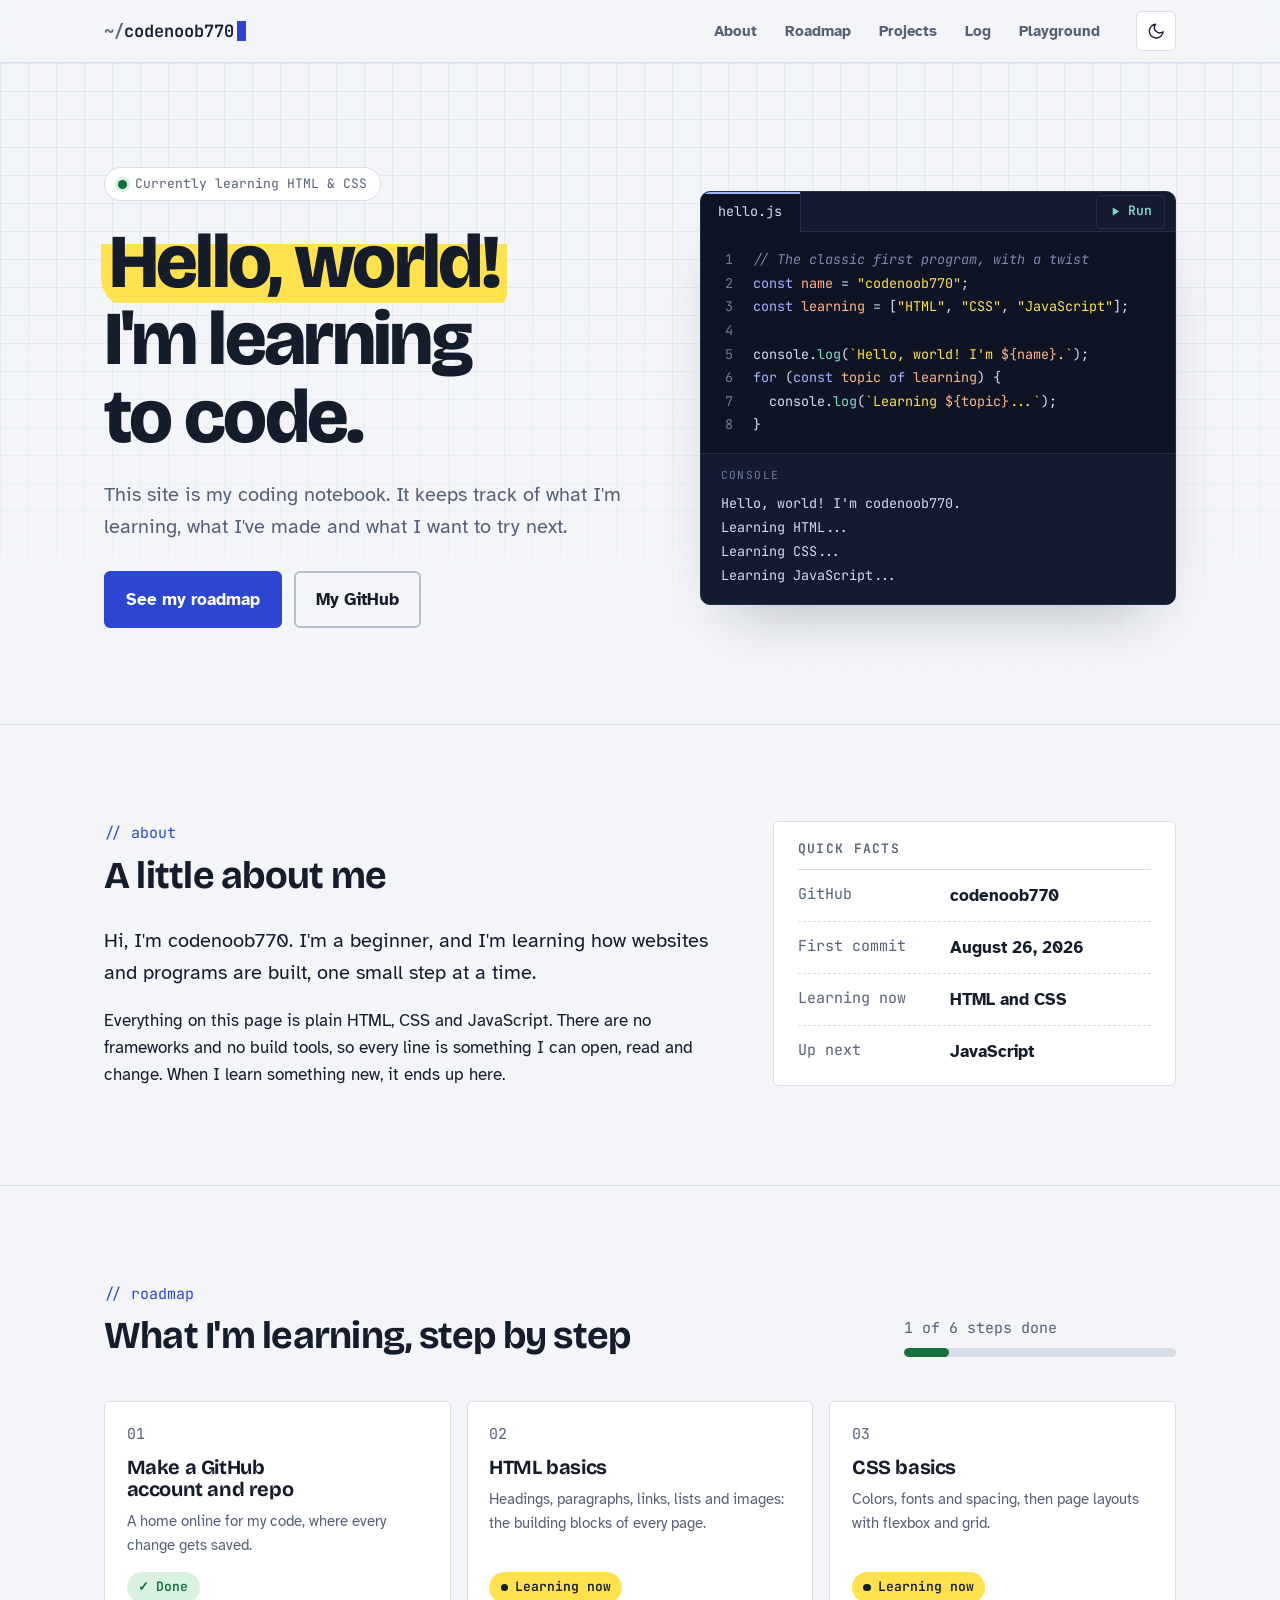
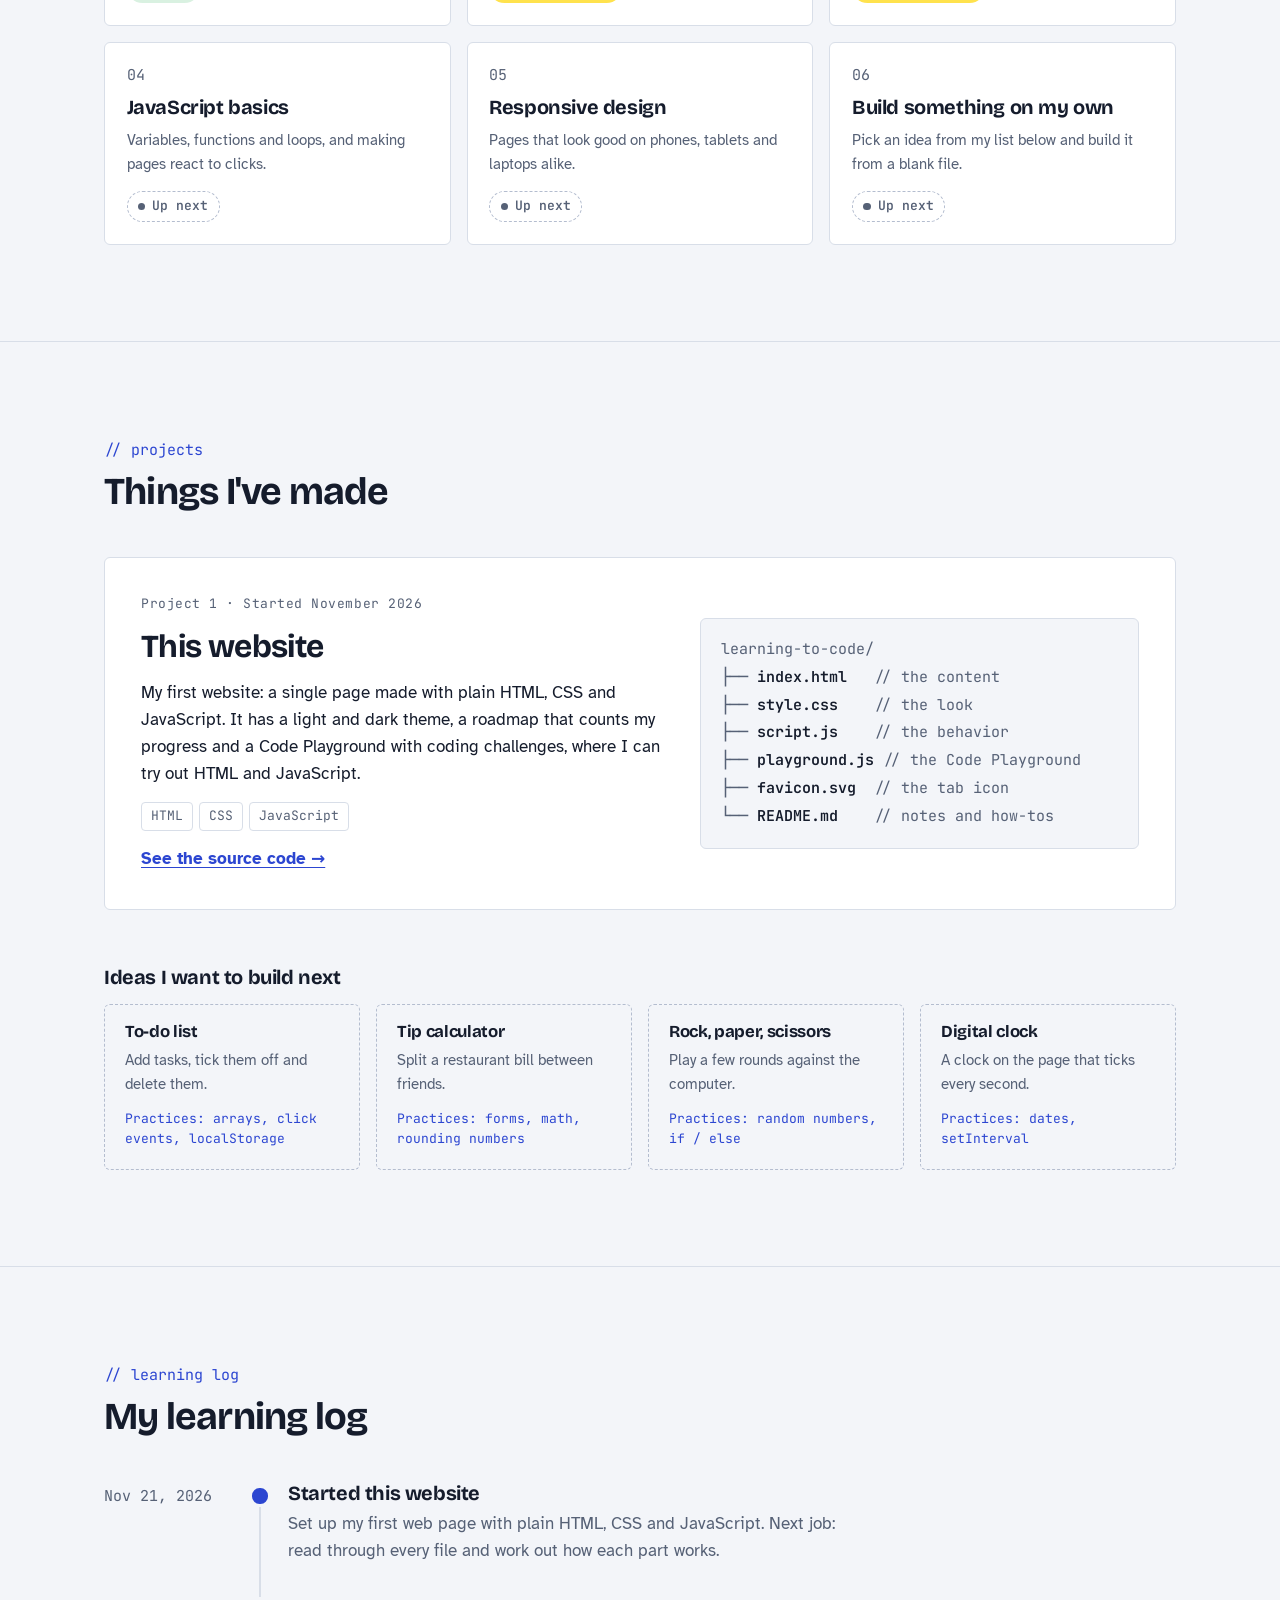
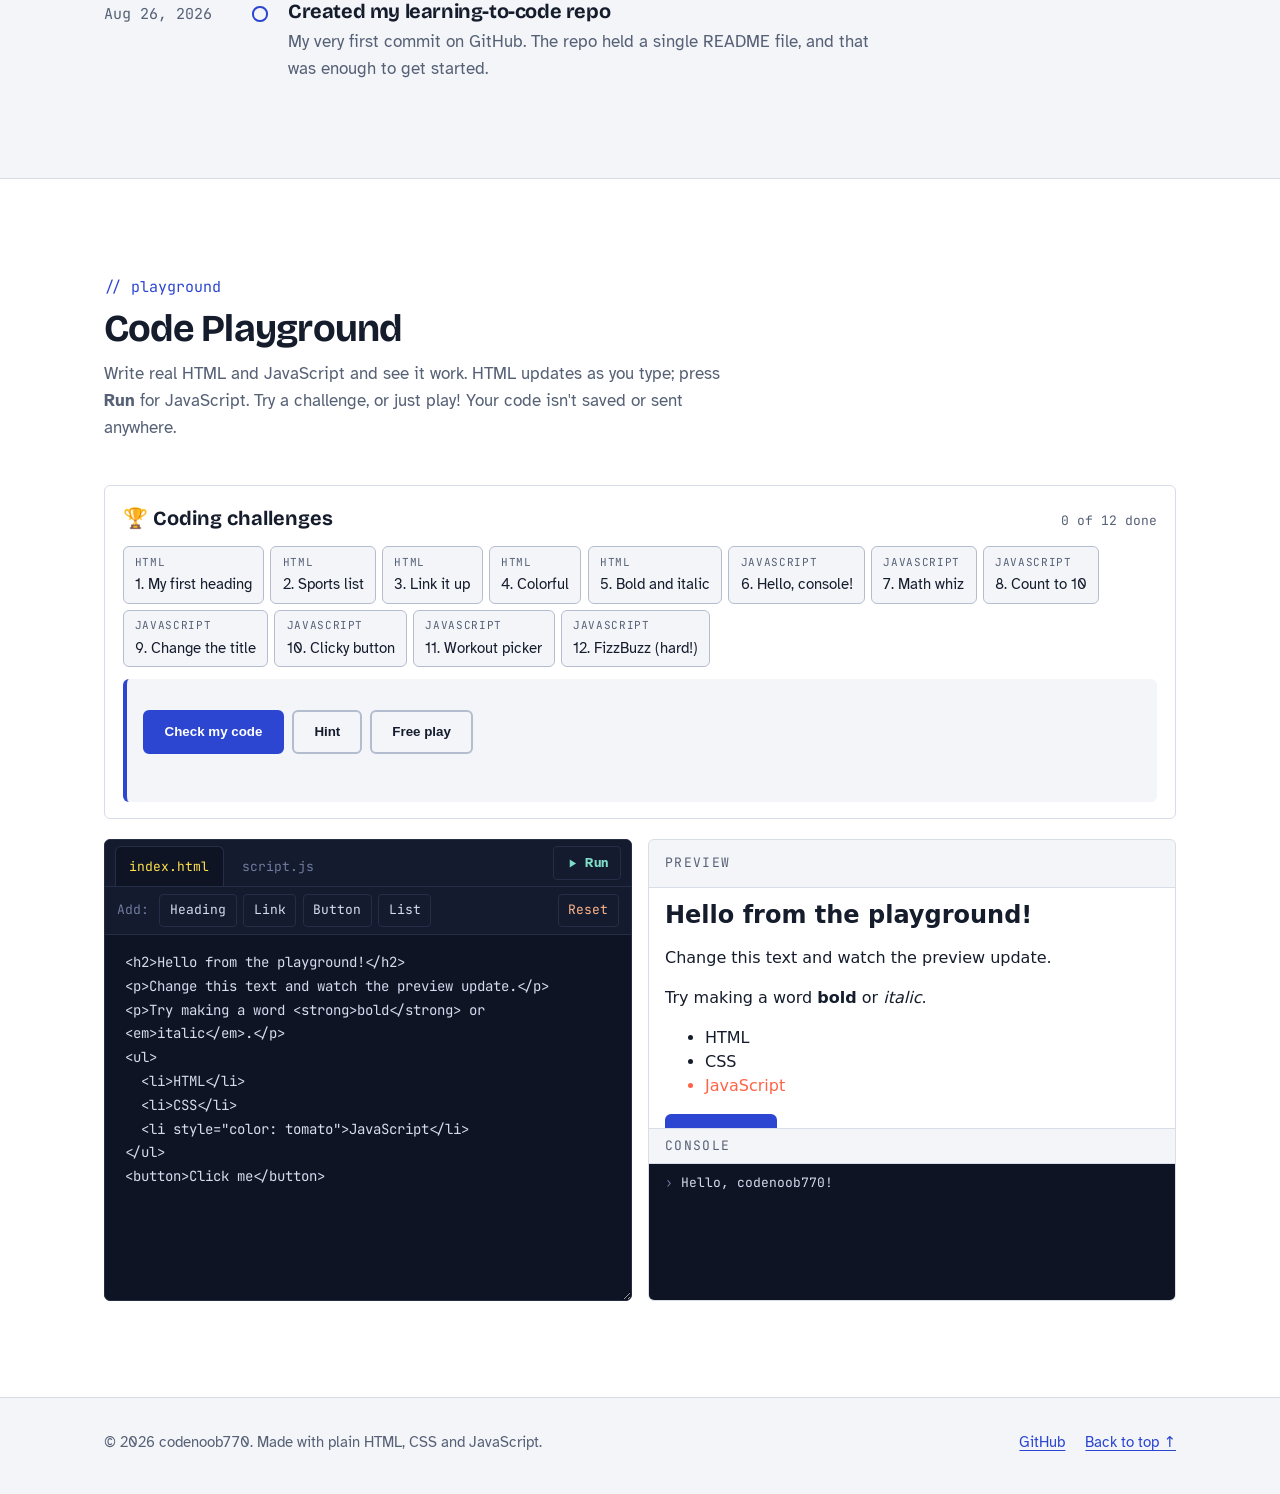
<file: index.html>
<!DOCTYPE html>
<html lang="en">
<head>
  <!--
    Hi! This is the code for my website.

    A website is usually made of three kinds of files:
      index.html  -> the CONTENT  (words, headings, links, lists)
      style.css   -> the LOOK     (colors, fonts, spacing, layout)
      script.js   -> the BEHAVIOR (what happens when you click or type)

    Anything between these arrows is a comment. Browsers ignore comments,
    so they're a good place to leave notes for yourself.
  -->
  <meta charset="UTF-8">
  <meta name="viewport" content="width=device-width, initial-scale=1, viewport-fit=cover">
  <title>codenoob770 learns to code</title>
  <meta name="description" content="I'm learning to code. Here's my roadmap, my projects and my learning log.">
  <link rel="icon" href="favicon.svg" type="image/svg+xml">

  <!-- Fonts from Google Fonts -->
  <link rel="preconnect" href="https://fonts.googleapis.com">
  <link rel="preconnect" href="https://fonts.gstatic.com" crossorigin>
  <link rel="stylesheet" href="https://fonts.googleapis.com/css2?family=Atkinson+Hyperlegible:ital,wght@0,400;0,700;1,400&family=Bricolage+Grotesque:opsz,wght@12..96,500..800&family=JetBrains+Mono:ital,wght@0,400;0,600;1,400&display=swap">

  <!-- My own styles -->
  <link rel="stylesheet" href="style.css?v=2">

  <!-- Apply a saved light/dark choice before the page is drawn,
       so it never flashes the wrong colors. -->
  <script>
    try {
      const savedTheme = localStorage.getItem("theme");
      if (savedTheme === "light" || savedTheme === "dark") {
        document.documentElement.dataset.theme = savedTheme;
      }
    } catch (error) {
      // Some browsers block storage (for example private windows).
      // Then the page just follows the device's light/dark setting.
    }
  </script>

  <!-- My JavaScript. "defer" means: run it after all the HTML has loaded. -->
  <script src="script.js?v=2" defer></script>
  <!-- The Code Playground has its own file -->
  <script src="playground.js?v=2" defer></script>
</head>
<body>
  <!-- Lets keyboard users jump past the menu. It only shows up when focused. -->
  <a class="skip-link" href="#main">Skip to content</a>

  <!-- ============ HEADER: my name, the menu and the theme button ============ -->
  <header class="site-header">
    <div class="wrap site-header__inner">
      <a class="brand" href="#top">
        <span class="brand__path">~/</span>codenoob770<span class="brand__cursor" aria-hidden="true"></span>
      </a>

      <nav class="site-nav" aria-label="Page sections">
        <a href="#about">About</a>
        <a href="#roadmap">Roadmap</a>
        <a href="#projects">Projects</a>
        <a href="#log">Log</a>
        <a href="#playground">Playground</a>
      </nav>

      <button class="theme-toggle" id="theme-toggle" type="button" aria-label="Switch between light and dark theme" title="Switch theme">
        <!-- Two icons. The CSS shows the moon in light mode and the sun in dark mode. -->
        <svg class="icon-moon" viewBox="0 0 24 24" aria-hidden="true"><path d="M21 12.8A9 9 0 1 1 11.2 3a7 7 0 0 0 9.8 9.8z"/></svg>
        <svg class="icon-sun" viewBox="0 0 24 24" aria-hidden="true"><circle cx="12" cy="12" r="4.5"/><path d="M12 1.5v2.2M12 20.3v2.2M4.6 4.6l1.5 1.5M17.9 17.9l1.5 1.5M1.5 12h2.2M20.3 12h2.2M4.6 19.4l1.5-1.5M17.9 6.1l1.5-1.5"/></svg>
      </button>
    </div>
  </header>

  <main id="main">

    <!-- ============ HERO: the first thing people see ============ -->
    <section class="hero" aria-labelledby="hero-title">
      <div class="wrap hero__inner">
        <div class="hero__text">
          <p class="now-learning"><span class="now-learning__dot" aria-hidden="true"></span>Currently learning HTML &amp; CSS</p>
          <h1 id="hero-title"><span class="marker">Hello, world!</span> I'm learning to code.</h1>
          <p class="hero__lead">
            This site is my coding notebook. It keeps track of what I'm learning,
            what I've made and what I want to try next.
          </p>
          <div class="hero__actions">
            <a class="button" href="#roadmap">See my roadmap</a>
            <a class="button button--quiet" href="https://github.com/codenoob770">My GitHub</a>
          </div>
        </div>

        <!-- A pretend code editor. The colored <span>s are "syntax highlighting".
             Each <span class="code-line"> is one line of code; CSS numbers them. -->
        <figure class="editor" aria-label="A short JavaScript program and what it prints">
          <div class="editor__bar">
            <span class="editor__tab">hello.js</span>
            <button class="editor__run" id="run-code" type="button">
              <svg viewBox="0 0 24 24" aria-hidden="true"><path d="M7 4.5v15l12-7.5z"/></svg>
              <span id="run-label">Run</span>
            </button>
          </div>
          <div class="editor__code">
            <span class="code-line"><span class="tok-comment">// The classic first program, with a twist</span></span>
            <span class="code-line"><span class="tok-keyword">const</span> <span class="tok-var">name</span> = <span class="tok-string">"codenoob770"</span>;</span>
            <span class="code-line"><span class="tok-keyword">const</span> <span class="tok-var">learning</span> = [<span class="tok-string">"HTML"</span>, <span class="tok-string">"CSS"</span>, <span class="tok-string">"JavaScript"</span>];</span>
            <span class="code-line"> </span>
            <span class="code-line">console.<span class="tok-func">log</span>(<span class="tok-string">`Hello, world! I'm </span><span class="tok-var">${name}</span><span class="tok-string">.`</span>);</span>
            <span class="code-line"><span class="tok-keyword">for</span> (<span class="tok-keyword">const</span> <span class="tok-var">topic</span> <span class="tok-keyword">of</span> <span class="tok-var">learning</span>) {</span>
            <span class="code-line">  console.<span class="tok-func">log</span>(<span class="tok-string">`Learning </span><span class="tok-var">${topic}</span><span class="tok-string">...`</span>);</span>
            <span class="code-line">}</span>
          </div>
          <!-- What the program above prints. Press "Run" to watch it print again. -->
          <div class="console" aria-live="polite">
            <span class="console__label">Console</span>
            <span class="console__line">Hello, world! I'm codenoob770.</span>
            <span class="console__line">Learning HTML...</span>
            <span class="console__line">Learning CSS...</span>
            <span class="console__line">Learning JavaScript...</span>
          </div>
        </figure>
      </div>
    </section>

    <!-- ============ ABOUT ============ -->
    <section class="section" id="about" aria-labelledby="about-title">
      <div class="wrap about">
        <div class="about__text">
          <div class="section__title">
            <p class="eyebrow">// about</p>
            <h2 id="about-title">A little about me</h2>
          </div>
          <p class="about__lead">
            Hi, I'm codenoob770. I'm a beginner, and I'm learning how websites
            and programs are built, one small step at a time.
          </p>
          <p>
            Everything on this page is plain HTML, CSS and JavaScript. There are
            no frameworks and no build tools, so every line is something I can
            open, read and change. When I learn something new, it ends up here.
          </p>
        </div>

        <!-- A "description list": <dt> is the label, <dd> is the value. -->
        <aside class="facts" aria-labelledby="facts-title">
          <h3 class="facts__title" id="facts-title">Quick facts</h3>
          <dl>
            <div><dt>GitHub</dt><dd>codenoob770</dd></div>
            <div><dt>First commit</dt><dd><time datetime="2026-08-26">August 26, 2026</time></dd></div>
            <div><dt>Learning now</dt><dd>HTML and CSS</dd></div>
            <div><dt>Up next</dt><dd>JavaScript</dd></div>
          </dl>
        </aside>
      </div>
    </section>

    <!-- ============ ROADMAP ============
         To update a step, change its status <span>:
           data-status="done"  + text "Done"
           data-status="now"   + text "Learning now"
           data-status="next"  + text "Up next"
         The progress bar counts the "done" steps by itself (see script.js). -->
    <section class="section" id="roadmap" aria-labelledby="roadmap-title">
      <div class="wrap">
        <div class="section__head">
          <div class="section__title">
            <p class="eyebrow">// roadmap</p>
            <h2 id="roadmap-title">What I'm learning, step by step</h2>
          </div>
          <div class="progress">
            <p class="progress__text" id="progress-text">1 of 6 steps done</p>
            <progress class="progress__bar" id="progress-bar" value="1" max="6" aria-labelledby="progress-text"></progress>
          </div>
        </div>

        <ol class="steps">
          <li class="step">
            <h3>Make a GitHub account and repo</h3>
            <p>A home online for my code, where every change gets saved.</p>
            <span class="status" data-status="done">Done</span>
          </li>
          <li class="step">
            <h3>HTML basics</h3>
            <p>Headings, paragraphs, links, lists and images: the building blocks of every page.</p>
            <span class="status" data-status="now">Learning now</span>
          </li>
          <li class="step">
            <h3>CSS basics</h3>
            <p>Colors, fonts and spacing, then page layouts with flexbox and grid.</p>
            <span class="status" data-status="now">Learning now</span>
          </li>
          <li class="step">
            <h3>JavaScript basics</h3>
            <p>Variables, functions and loops, and making pages react to clicks.</p>
            <span class="status" data-status="next">Up next</span>
          </li>
          <li class="step">
            <h3>Responsive design</h3>
            <p>Pages that look good on phones, tablets and laptops alike.</p>
            <span class="status" data-status="next">Up next</span>
          </li>
          <li class="step">
            <h3>Build something on my own</h3>
            <p>Pick an idea from my list below and build it from a blank file.</p>
            <span class="status" data-status="next">Up next</span>
          </li>
        </ol>
      </div>
    </section>

    <!-- ============ PROJECTS ============ -->
    <section class="section" id="projects" aria-labelledby="projects-title">
      <div class="wrap">
        <div class="section__head">
          <div class="section__title">
            <p class="eyebrow">// projects</p>
            <h2 id="projects-title">Things I've made</h2>
          </div>
        </div>

        <article class="project">
          <div class="project__body">
            <p class="project__meta">Project 1 · Started November 2026</p>
            <h3>This website</h3>
            <p>
              My first website: a single page made with plain HTML, CSS and
              JavaScript. It has a light and dark theme, a roadmap that counts
              my progress and a Code Playground with coding challenges, where
              I can try out HTML and JavaScript.
            </p>
            <ul class="tags" aria-label="Made with">
              <li>HTML</li>
              <li>CSS</li>
              <li>JavaScript</li>
            </ul>
            <a class="text-link" href="https://github.com/codenoob770/learning-to-code">See the source code &rarr;</a>
          </div>

          <!-- <pre> keeps spaces and line breaks exactly as typed. -->
          <pre class="file-tree" aria-label="The files that make up this website"><span class="tree-dim">learning-to-code/</span>
<span class="tree-dim">├──</span> <span class="tree-file">index.html</span>   <span class="tree-note">// the content</span>
<span class="tree-dim">├──</span> <span class="tree-file">style.css</span>    <span class="tree-note">// the look</span>
<span class="tree-dim">├──</span> <span class="tree-file">script.js</span>    <span class="tree-note">// the behavior</span>
<span class="tree-dim">├──</span> <span class="tree-file">playground.js</span> <span class="tree-note">// the Code Playground</span>
<span class="tree-dim">├──</span> <span class="tree-file">favicon.svg</span>  <span class="tree-note">// the tab icon</span>
<span class="tree-dim">└──</span> <span class="tree-file">README.md</span>    <span class="tree-note">// notes and how-tos</span></pre>
        </article>

        <h3 class="subhead">Ideas I want to build next</h3>
        <ul class="ideas">
          <li class="idea">
            <h4>To-do list</h4>
            <p class="idea__what">Add tasks, tick them off and delete them.</p>
            <p class="idea__skills">Practices: arrays, click events, localStorage</p>
          </li>
          <li class="idea">
            <h4>Tip calculator</h4>
            <p class="idea__what">Split a restaurant bill between friends.</p>
            <p class="idea__skills">Practices: forms, math, rounding numbers</p>
          </li>
          <li class="idea">
            <h4>Rock, paper, scissors</h4>
            <p class="idea__what">Play a few rounds against the computer.</p>
            <p class="idea__skills">Practices: random numbers, if / else</p>
          </li>
          <li class="idea">
            <h4>Digital clock</h4>
            <p class="idea__what">A clock on the page that ticks every second.</p>
            <p class="idea__skills">Practices: dates, setInterval</p>
          </li>
        </ul>
      </div>
    </section>

    <!-- ============ LEARNING LOG ============
         Newest entry goes at the top. To add one, copy a whole <li>...</li>
         block, paste it above the others and change the words and date. -->
    <section class="section" id="log" aria-labelledby="log-title">
      <div class="wrap">
        <div class="section__head">
          <div class="section__title">
            <p class="eyebrow">// learning log</p>
            <h2 id="log-title">My learning log</h2>
          </div>
        </div>

        <ol class="log">
          <li class="log__entry">
            <time class="log__date" datetime="2026-11-21">Nov 21, 2026</time>
            <span class="log__dot" aria-hidden="true"></span>
            <div class="log__body">
              <h3>Started this website</h3>
              <p>
                Set up my first web page with plain HTML, CSS and JavaScript.
                Next job: read through every file and work out how each part works.
              </p>
            </div>
          </li>
          <li class="log__entry">
            <time class="log__date" datetime="2026-08-26">Aug 26, 2026</time>
            <span class="log__dot" aria-hidden="true"></span>
            <div class="log__body">
              <h3>Created my learning-to-code repo</h3>
              <p>
                My very first commit on GitHub. The repo held a single README
                file, and that was enough to get started.
              </p>
            </div>
          </li>
        </ol>
      </div>
    </section>

    <!-- ============ PLAYGROUND ============
         The live preview is drawn by script.js every time you type. -->
    <section class="section section--tinted" id="playground" aria-labelledby="playground-title">
      <div class="wrap">
        <div class="section__head">
          <div class="section__title">
            <p class="eyebrow">// playground</p>
            <h2 id="playground-title">Code Playground</h2>
            <p class="section__intro">
              Write real HTML and JavaScript and see it work. HTML updates as you
              type; press <strong>Run</strong> for JavaScript. Try a challenge, or just play!
              Your code isn't saved or sent anywhere.
            </p>
          </div>
        </div>

        <!-- Mini coding challenges (playground.js) -->
        <div class="challenges">
          <div class="challenges__head">
            <p class="challenges__title">🏆 Coding challenges</p>
            <p class="challenges__count" id="challenge-count"></p>
          </div>
          <div class="challenge-list" id="challenge-list"></div>
          <div class="challenge" id="challenge-box" hidden>
            <p class="challenge__title" id="challenge-title"></p>
            <p class="challenge__task" id="challenge-task"></p>
            <p class="challenge__hint" id="challenge-hint" hidden></p>
            <div class="challenge__buttons">
              <button class="button" id="challenge-check" type="button">Check my code</button>
              <button class="button button--quiet" id="challenge-show-hint" type="button">Hint</button>
              <button class="button button--quiet" id="challenge-exit" type="button">Free play</button>
            </div>
            <p class="challenge__result" id="challenge-result" aria-live="polite"></p>
          </div>
        </div>

        <div class="playground">
          <div class="playground__editor">
            <div class="playground__tabs" role="group" aria-label="Which code">
              <button class="code-tab" type="button" data-code-tab="html" aria-pressed="true">index.html</button>
              <button class="code-tab" type="button" data-code-tab="js" aria-pressed="false">script.js</button>
              <button class="editor__run playground__run" id="playground-run" type="button" title="Run (Ctrl + Enter)">
                <svg viewBox="0 0 24 24" aria-hidden="true"><path d="M7 4.5v15l12-7.5z"/></svg>
                <span>Run</span>
              </button>
            </div>
            <div class="playground__toolbar">
              <span class="playground__toolbar-label">Add:</span>
              <span class="playground__snippets" id="playground-snippets"></span>
              <button class="chip chip--reset" type="button" id="playground-reset">Reset</button>
            </div>
            <label class="visually-hidden" for="playground-input">Your HTML</label>
            <textarea id="playground-input" spellcheck="false" autocapitalize="off" autocomplete="off" autocorrect="off"></textarea>
            <label class="visually-hidden" for="playground-js">Your JavaScript</label>
            <textarea id="playground-js" spellcheck="false" autocapitalize="off" autocomplete="off" autocorrect="off" hidden></textarea>
          </div>

          <div class="playground__output">
            <p class="panel-label">Preview</p>
            <!-- "sandbox" walls the preview off from the rest of my site -->
            <iframe class="playground__frame" id="playground-frame" title="Preview of your code" sandbox="allow-scripts allow-modals"></iframe>
            <p class="panel-label panel-label--console">Console</p>
            <div class="playground__console" id="playground-console" aria-live="polite"></div>
          </div>
        </div>
      </div>
    </section>

  </main>

  <!-- ============ FOOTER ============ -->
  <footer class="site-footer">
    <div class="wrap site-footer__inner">
      <p>&copy; <span id="year">2026</span> codenoob770. Made with plain HTML, CSS and JavaScript.</p>
      <p class="site-footer__links">
        <a href="https://github.com/codenoob770">GitHub</a>
        <a href="#top">Back to top &uarr;</a>
      </p>
    </div>
  </footer>
</body>
</html>
</file>
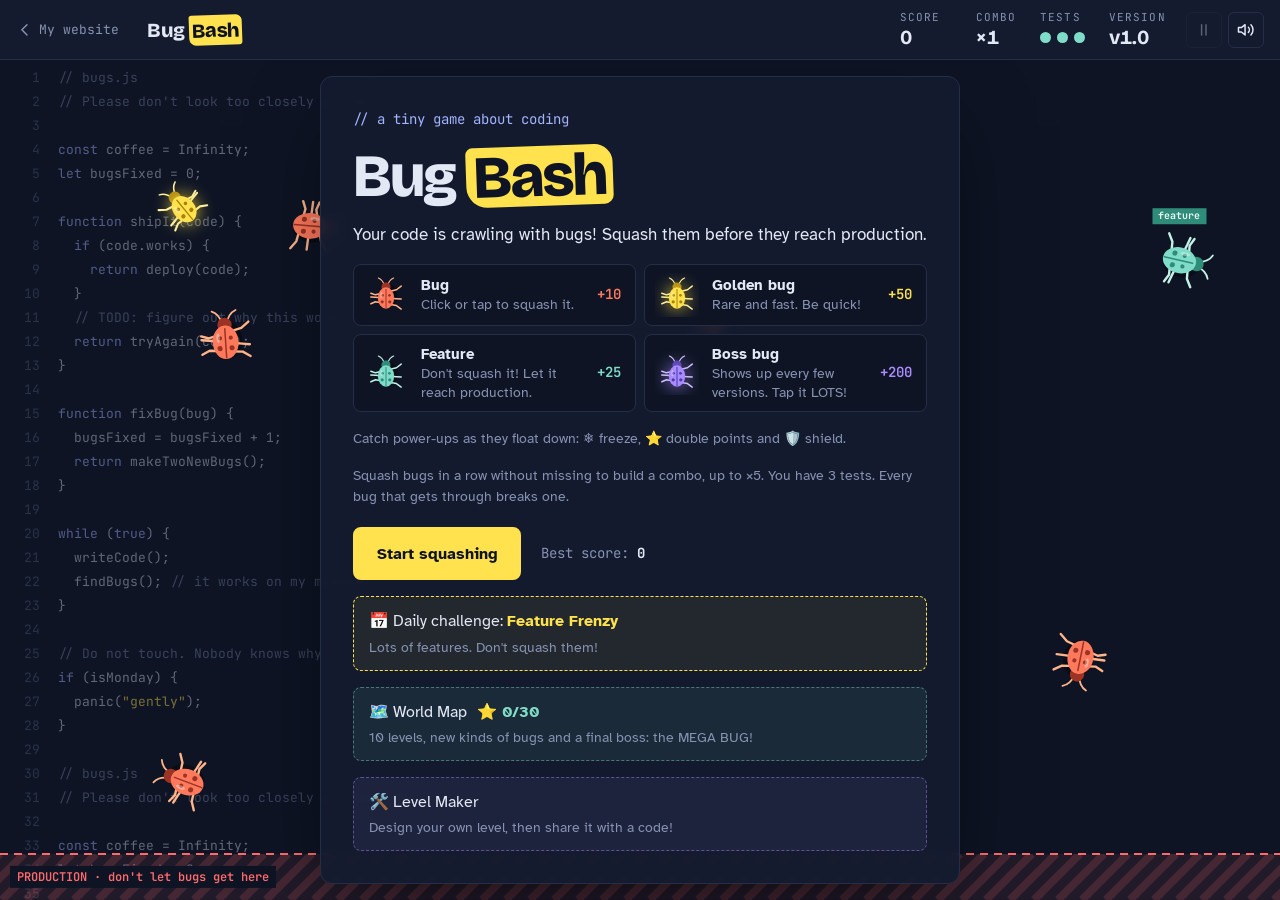
<file: bug-bash/index.html>
<!DOCTYPE html>
<html lang="en">
<head>
  <!--
    Bug Bash: a tiny game about coding.

    Like my main website, it's made of three files:
      index.html -> what's on the screen (the scoreboard and the menus)
      style.css  -> how it all looks
      game.js    -> the game itself: bugs, squashing and scoring
      levels.js  -> the World Map: 10 levels, new bugs and the Mega Bug
      maker.js   -> the Level Maker: design, play and share your own levels

    The game is drawn on a <canvas>, which is like a blank picture that
    JavaScript can paint on. Look for <canvas id="game"> below.
  -->
  <meta charset="UTF-8">
  <meta name="viewport" content="width=device-width, initial-scale=1, viewport-fit=cover">
  <title>Bug Bash</title>
  <meta name="description" content="Squash the bugs before they reach production! A tiny browser game.">
  <link rel="icon" href="../favicon.svg" type="image/svg+xml">

  <!-- Same fonts as my main website -->
  <link rel="preconnect" href="https://fonts.googleapis.com">
  <link rel="preconnect" href="https://fonts.gstatic.com" crossorigin>
  <link rel="stylesheet" href="https://fonts.googleapis.com/css2?family=Atkinson+Hyperlegible:wght@400;700&family=Bricolage+Grotesque:opsz,wght@12..96,600..800&family=JetBrains+Mono:wght@400;600&display=swap">

  <!-- "?v=2" makes browsers download the newest version after an update -->
  <link rel="stylesheet" href="style.css?v=5">
  <script src="game.js?v=5" defer></script>
  <script src="levels.js?v=5" defer></script>
  <script src="maker.js?v=5" defer></script>
</head>
<body>

  <!-- ============ SCOREBOARD ============ -->
  <header class="hud">
    <a class="hud__home" href="../index.html">
      <svg viewBox="0 0 24 24" aria-hidden="true"><path d="M15 5l-7 7 7 7"/></svg>
      <span class="hud__home-text">My website</span>
    </a>
    <p class="hud__title">Bug <span class="marker">Bash</span></p>

    <dl class="hud__stats">
      <div class="stat stat--score"><dt>Score</dt><dd id="score">0</dd></div>
      <div class="stat"><dt>Combo</dt><dd id="combo">×1</dd></div>
      <div class="stat">
        <dt>Tests</dt>
        <!-- game.js adds one dot per test here -->
        <dd class="tests" id="tests"><span class="visually-hidden" id="tests-text">3 of 3 passing</span></dd>
      </div>
      <div class="stat stat--version"><dt>Version</dt><dd id="version">v1.0</dd></div>
    </dl>

    <div class="hud__buttons">
      <!-- Bug spray: a power-up you earn by working out in Level Up -->
      <button class="icon-button spray-button" id="spray-button" type="button" aria-label="Use bug spray (S)" title="Bug spray (S): squash every bug, once a game" hidden disabled>🧴</button>
      <button class="icon-button" id="pause-button" type="button" aria-label="Pause" title="Pause (P)" disabled>
        <svg viewBox="0 0 24 24" aria-hidden="true"><path d="M9 5v14M15 5v14"/></svg>
      </button>
      <button class="icon-button" id="sound-button" type="button" aria-label="Sound" aria-pressed="true" title="Sound on or off">
        <svg class="icon-sound-on" viewBox="0 0 24 24" aria-hidden="true"><path d="M11 5 6 9H2v6h4l5 4V5z"/><path d="M15.5 8.5a5 5 0 0 1 0 7M19 5a10 10 0 0 1 0 14"/></svg>
        <svg class="icon-sound-off" viewBox="0 0 24 24" aria-hidden="true" hidden><path d="M11 5 6 9H2v6h4l5 4V5z"/><path d="m23 9-6 6M17 9l6 6"/></svg>
      </button>
    </div>
  </header>

  <!-- ============ THE GAME AREA ============ -->
  <main class="arena">
    <canvas id="game" aria-label="Game area. Bugs crawl down the screen. Click or tap them to squash them."></canvas>

    <!-- Short messages like "Combo ×2!" pop up here -->
    <p class="toast" id="toast" role="status" aria-live="polite"></p>

    <!-- Power-ups you caught (like ❄️ 4s), shown during a game -->
    <p class="effects" id="effects" hidden></p>

    <!-- Title screen -->
    <section class="screen" id="screen-title" aria-labelledby="title-heading">
      <div class="panel">
        <p class="panel__eyebrow">// a tiny game about coding</p>
        <h1 class="panel__title" id="title-heading">Bug <span class="marker">Bash</span></h1>
        <p class="panel__lead">Your code is crawling with bugs! Squash them before they reach production.</p>
        <p class="powerup-note" id="powerup-note" hidden></p>

        <!-- Each little <canvas> gets a bug drawn on it by game.js -->
        <ul class="legend">
          <li>
            <canvas class="legend__icon" data-kind="bug" aria-hidden="true"></canvas>
            <div><strong>Bug</strong><span>Click or tap to squash it.</span></div>
            <span class="legend__points legend__points--bug">+10</span>
          </li>
          <li>
            <canvas class="legend__icon" data-kind="golden" aria-hidden="true"></canvas>
            <div><strong>Golden bug</strong><span>Rare and fast. Be quick!</span></div>
            <span class="legend__points legend__points--golden">+50</span>
          </li>
          <li>
            <canvas class="legend__icon" data-kind="feature" aria-hidden="true"></canvas>
            <div><strong>Feature</strong><span>Don't squash it! Let it reach production.</span></div>
            <span class="legend__points legend__points--feature">+25</span>
          </li>
          <li>
            <canvas class="legend__icon" data-kind="boss" aria-hidden="true"></canvas>
            <div><strong>Boss bug</strong><span>Shows up every few versions. Tap it LOTS!</span></div>
            <span class="legend__points legend__points--boss">+200</span>
          </li>
        </ul>
        <p class="panel__tip">Catch power-ups as they float down: ❄️ freeze, ⭐ double points and 🛡️ shield.</p>

        <p class="panel__tip">
          Squash bugs in a row without missing to build a combo, up to ×5.
          You have <span id="tests-total">3</span> tests. Every bug that gets through breaks one.
        </p>

        <div class="panel__actions">
          <button class="button" id="start-button" type="button">Start squashing</button>
          <p class="panel__best">Best score: <strong id="best-score">0</strong></p>
        </div>
        <button class="daily-button" id="daily-button" type="button">
          <span class="daily-button__title">📅 Daily challenge: <strong id="daily-name">Golden Day</strong></span>
          <span class="daily-button__note" id="daily-note"></span>
        </button>
        <button class="daily-button map-button" id="map-button" type="button">
          <span class="daily-button__title">🗺️ World Map <strong id="map-button-stars">⭐ 0/30</strong></span>
          <span class="daily-button__note">10 levels, new kinds of bugs and a final boss: the MEGA BUG!</span>
        </button>
        <button class="daily-button maker-button" id="maker-button" type="button">
          <span class="daily-button__title">🛠️ Level Maker</span>
          <span class="daily-button__note">Design your own level, then share it with a code!</span>
        </button>
      </div>
    </section>

    <!-- World Map (levels.js) -->
    <section class="screen" id="screen-map" aria-labelledby="map-heading" hidden>
      <div class="panel panel--map">
        <p class="panel__eyebrow">// world map</p>
        <h2 class="panel__title panel__title--small" id="map-heading">🗺️ World Map</h2>
        <p class="panel__lead">Beat each level to unlock the next. Lose fewer tests for more stars! <strong id="map-stars"></strong></p>
        <div class="map-worlds" id="map-worlds"></div>
        <div class="panel__actions">
          <button class="button button--quiet" id="map-back" type="button">Back</button>
        </div>
      </div>
    </section>

    <!-- Level Maker (maker.js) -->
    <section class="screen" id="screen-maker" aria-labelledby="maker-heading" hidden>
      <div class="panel panel--map">
        <p class="panel__eyebrow">// level maker</p>
        <h2 class="panel__title panel__title--small" id="maker-heading">🛠️ Level Maker</h2>
        <p class="panel__lead">Pick the bugs, the speed and the goal. Then play your level, or share its code!</p>
        <div class="maker" id="maker-body"></div>
        <div class="panel__actions">
          <button class="button button--quiet" id="maker-back" type="button">Back</button>
        </div>
      </div>
    </section>

    <!-- A level's "get ready" screen (levels.js) -->
    <section class="screen" id="screen-intro" aria-labelledby="intro-heading" hidden>
      <div class="panel panel--small">
        <p class="panel__eyebrow" id="intro-eyebrow">// level 1</p>
        <h2 class="panel__title panel__title--small" id="intro-heading">Level</h2>
        <canvas class="intro-bug" id="intro-bug" aria-hidden="true" hidden></canvas>
        <p class="panel__lead" id="intro-lead"></p>
        <p class="intro-goal" id="intro-goal"></p>
        <div class="panel__actions">
          <button class="button" id="intro-start" type="button">Start!</button>
          <button class="button button--quiet" id="intro-back" type="button">World map</button>
        </div>
      </div>
    </section>

    <!-- You beat a level! (levels.js) -->
    <section class="screen" id="screen-won" aria-labelledby="won-heading" hidden>
      <div class="panel">
        <p class="panel__eyebrow" id="won-eyebrow">// level complete</p>
        <h2 class="panel__title panel__title--small" id="won-heading">Level complete!</h2>
        <p class="won-stars" id="won-stars">⭐⭐⭐</p>
        <p class="panel__lead" id="won-lead"></p>
        <dl class="results">
          <div><dt>Score</dt><dd id="won-score">0</dd></div>
          <div><dt>Bugs squashed</dt><dd id="won-squashed">0</dd></div>
          <div><dt>Tests left</dt><dd id="won-tests">3/3</dd></div>
        </dl>
        <div class="panel__actions">
          <button class="button" id="won-next" type="button">Next level</button>
          <button class="button button--quiet" id="won-map" type="button">World map</button>
          <button class="button button--quiet" id="won-again" type="button">Play again</button>
        </div>
      </div>
    </section>

    <!-- Pause screen -->
    <section class="screen" id="screen-paused" aria-labelledby="paused-heading" hidden>
      <div class="panel panel--small">
        <p class="panel__eyebrow">// paused</p>
        <h2 class="panel__title" id="paused-heading">Coffee break</h2>
        <p class="panel__lead">The bugs will wait for you. Probably.</p>
        <div class="panel__actions">
          <button class="button" id="resume-button" type="button">Resume</button>
        </div>
      </div>
    </section>

    <!-- Game over screen -->
    <section class="screen" id="screen-over" aria-labelledby="over-heading" hidden>
      <div class="panel">
        <p class="panel__eyebrow">// build failed</p>
        <h2 class="panel__title" id="over-heading">All tests broke!</h2>
        <p class="panel__lead">Your rank: <strong id="final-rank">Intern</strong></p>
        <p class="new-best" id="new-best" hidden>New best score!</p>
        <p class="daily-result" id="daily-result" hidden></p>

        <dl class="results">
          <div><dt>Score</dt><dd id="final-score">0</dd></div>
          <div><dt>Bugs squashed</dt><dd id="final-squashed">0</dd></div>
          <div><dt>Accuracy</dt><dd id="final-accuracy">0%</dd></div>
          <div><dt>Reached</dt><dd id="final-version">v1.0</dd></div>
          <div><dt>Bosses</dt><dd id="final-bosses">0</dd></div>
        </dl>

        <div class="panel__actions">
          <button class="button" id="again-button" type="button">Play again</button>
          <button class="button button--quiet" id="over-map" type="button" hidden>World map</button>
          <a class="button button--quiet" href="../index.html">Back to my website</a>
        </div>
      </div>
    </section>
  </main>

</body>
</html>
</file>
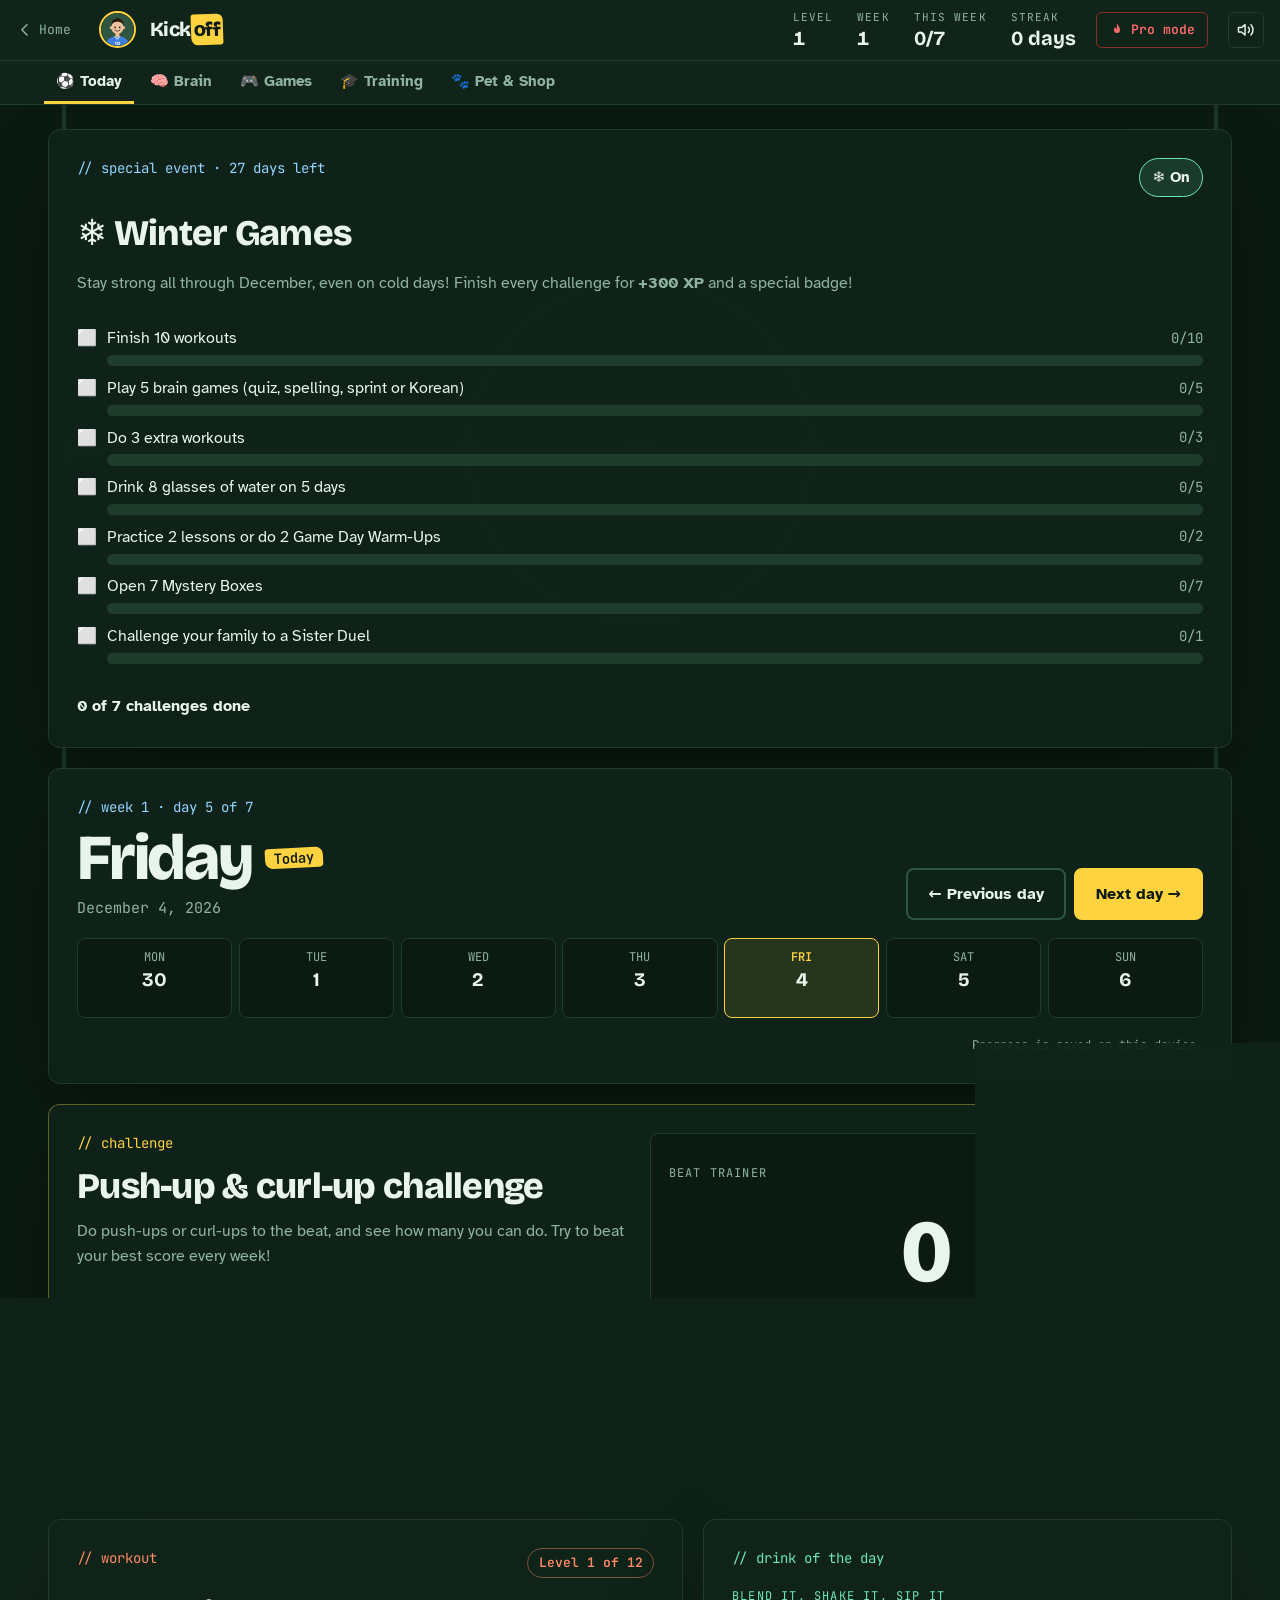
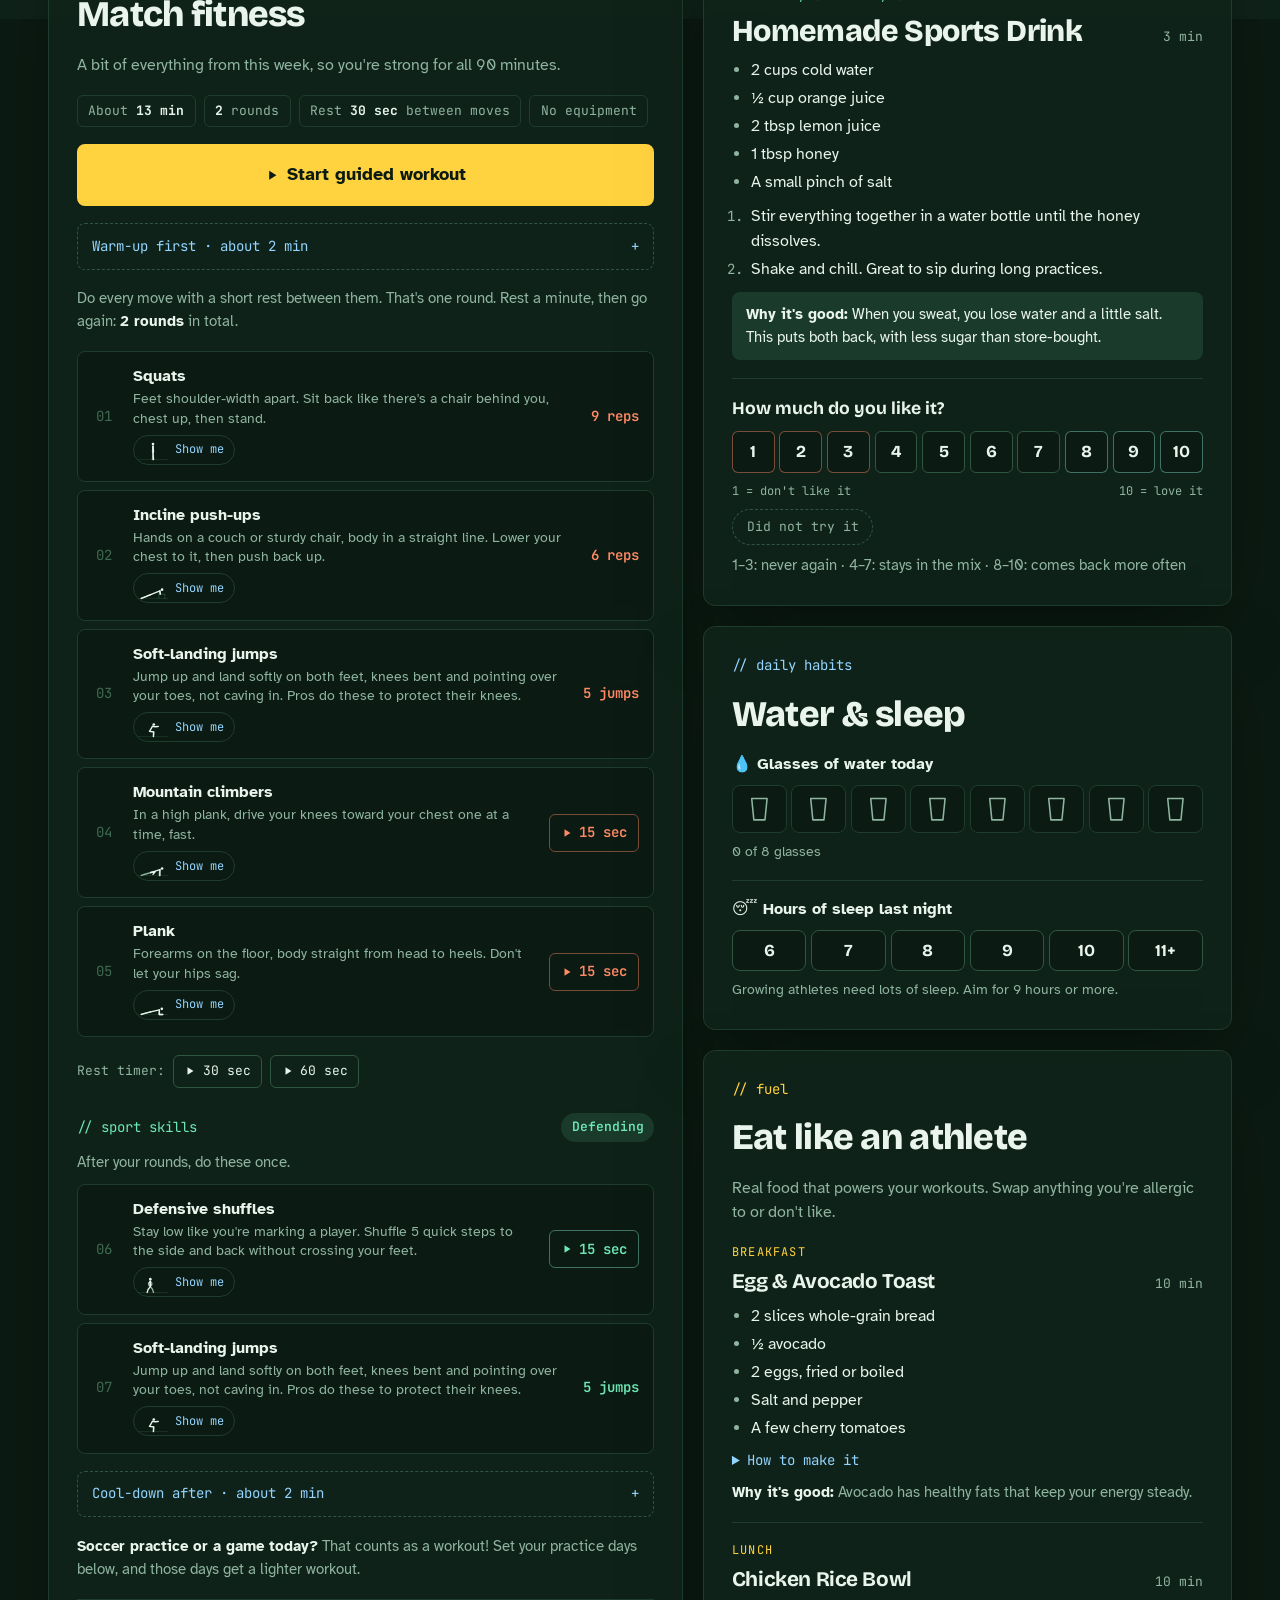
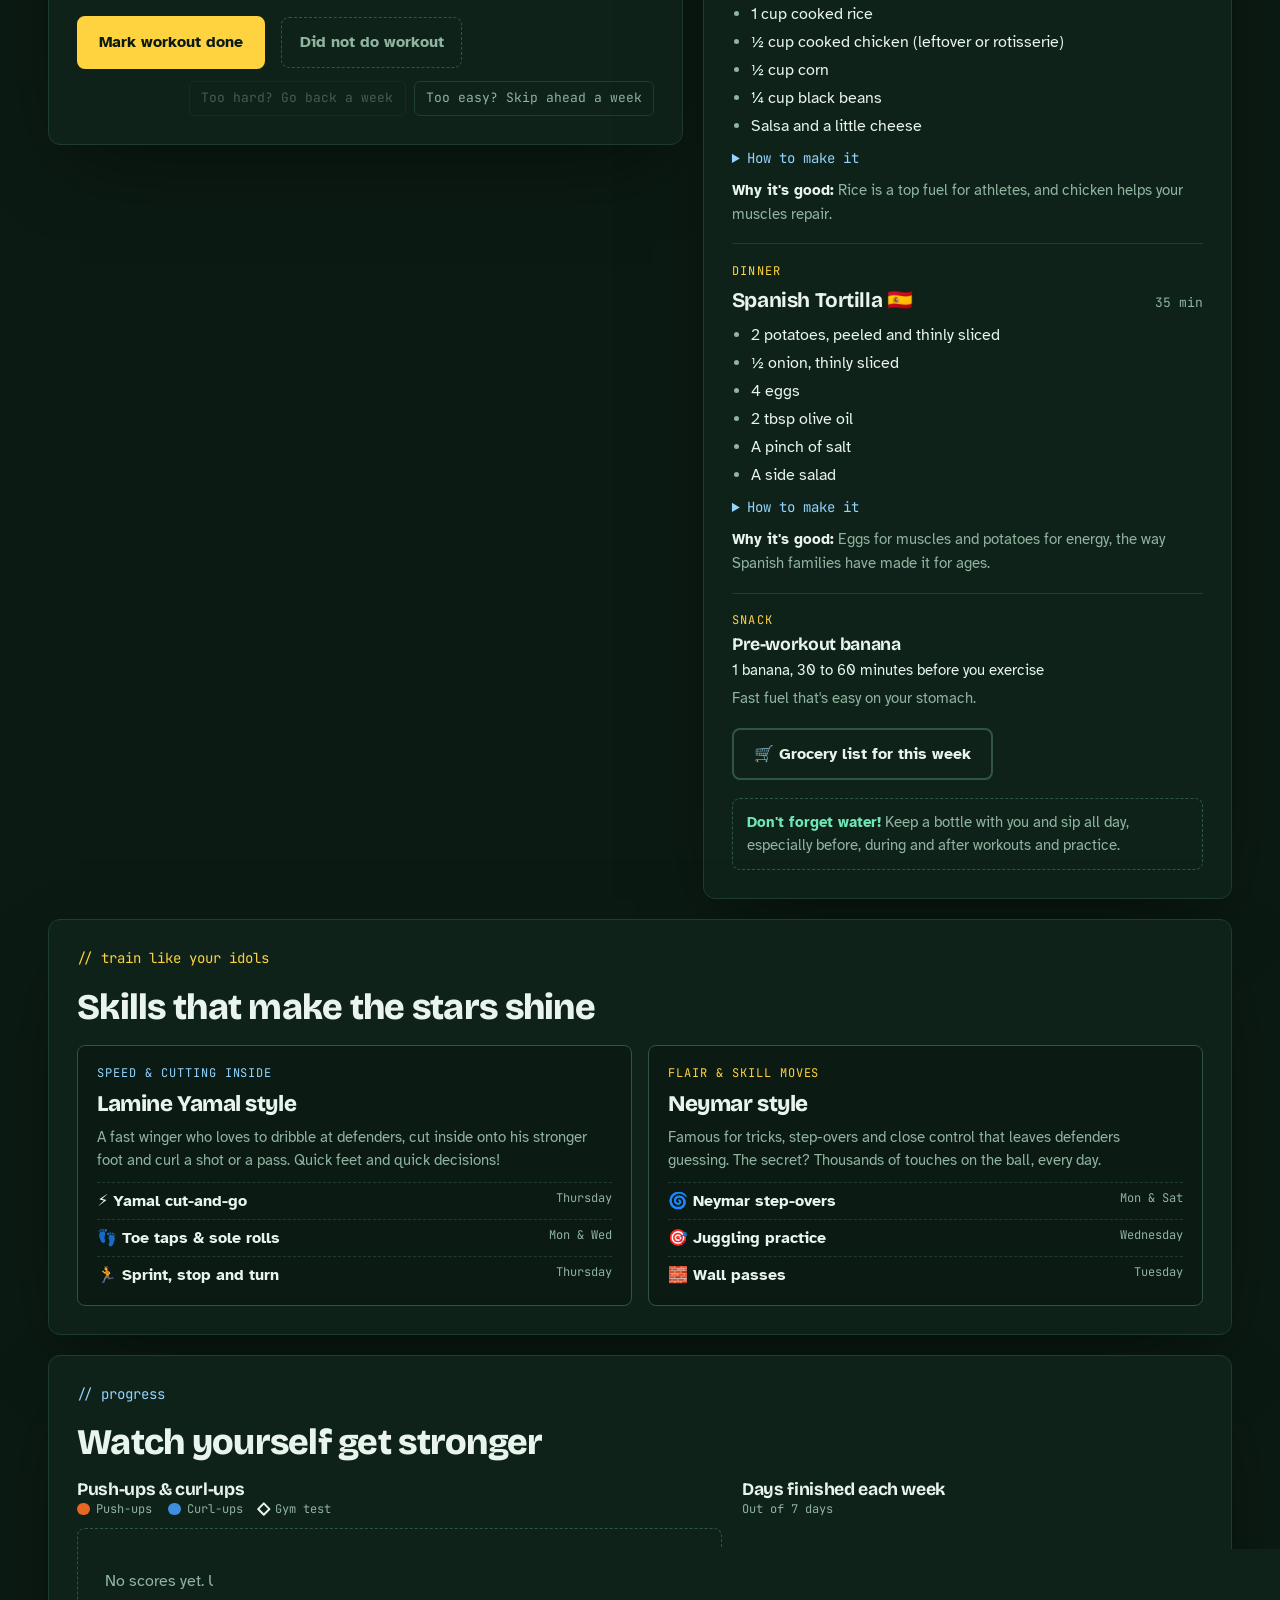
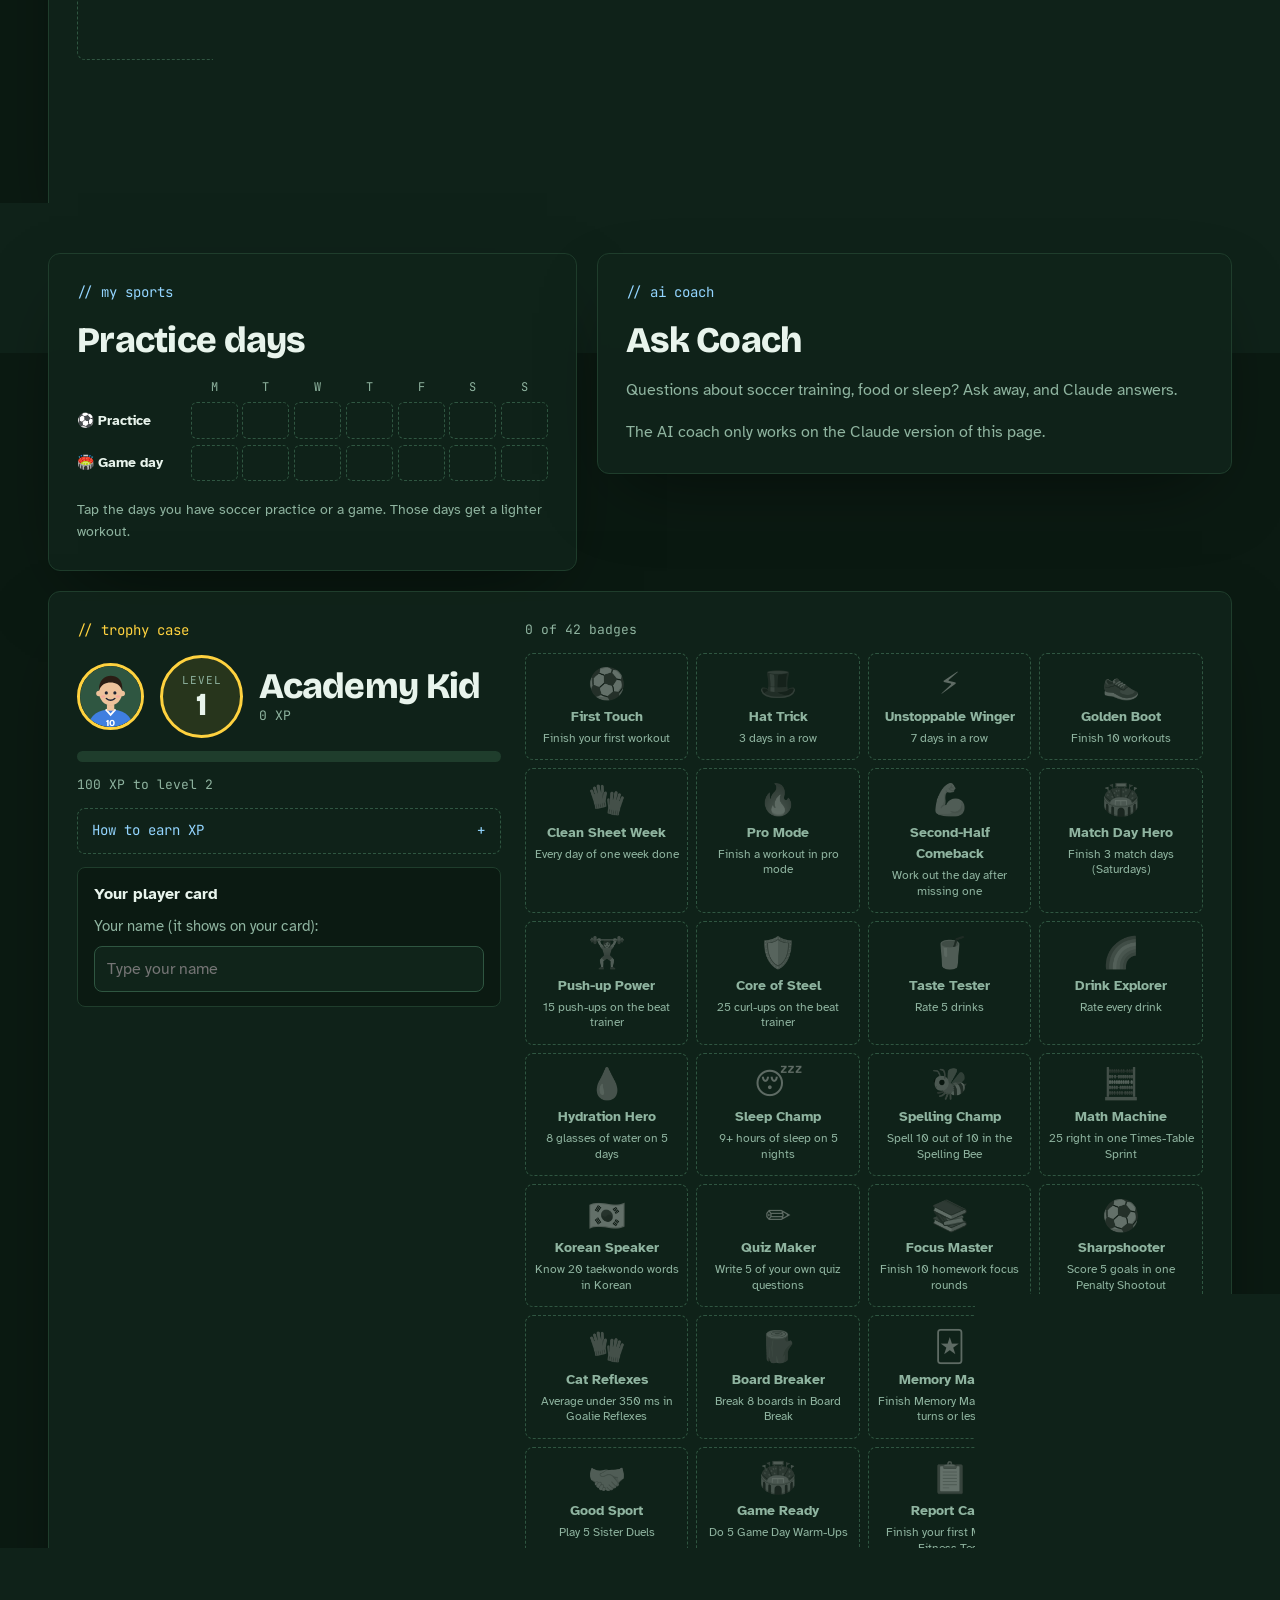
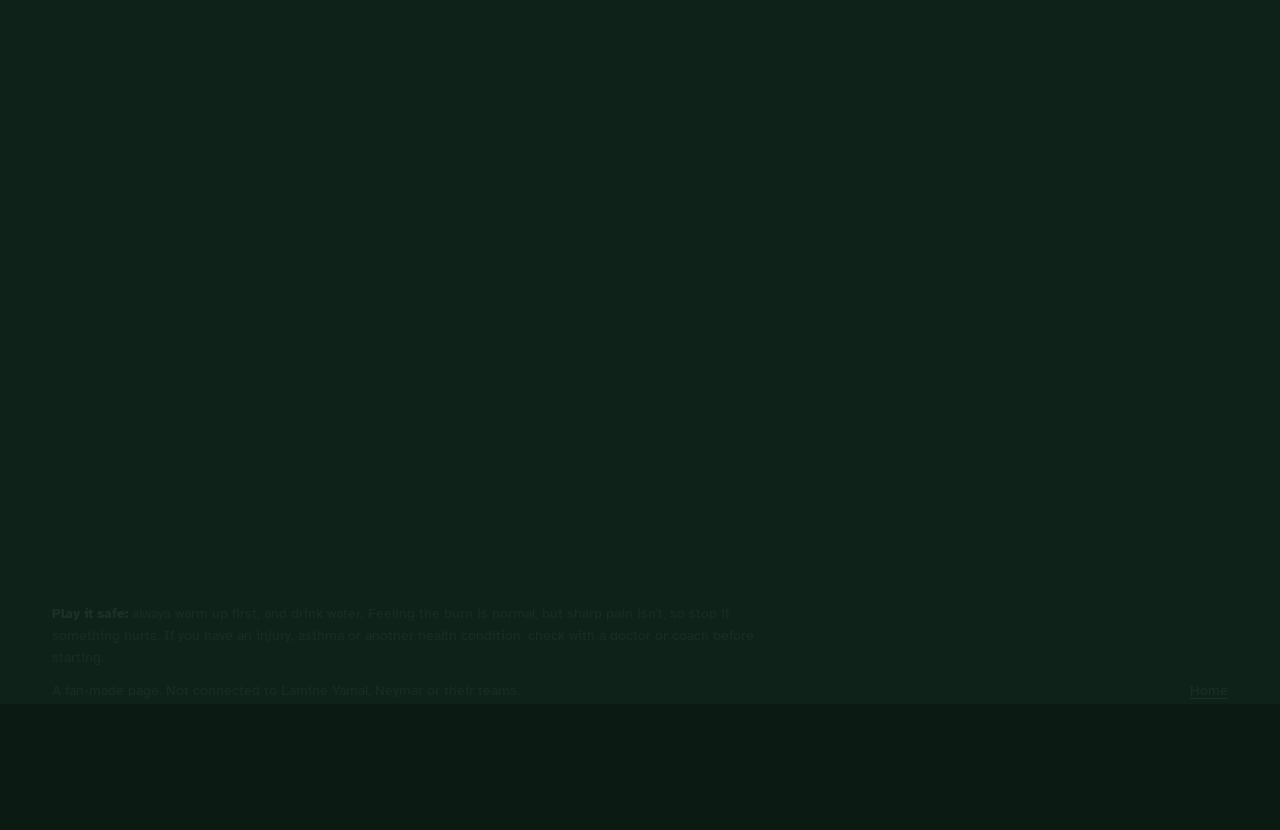
<file: kickoff/index.html>
<!DOCTYPE html>
<html lang="en">
<head>
  <!--
    Kickoff: my sister's soccer training site. It's a copy of my Level Up
    site, with soccer workouts, a soccer-field look, and skills inspired by
    her favorite players. (A fan page: not connected to the players or teams.)

    It's made of these files:
      index.html -> the frame of the page (this file)
      style.css  -> how it looks (a soccer pitch at night)
      plan.js     -> the workouts and recipes, written as data
      demos.js    -> the animated stick figures that show each move
      trophies.js -> XP, levels and soccer badges
      coach.js    -> the guided workout mode with the voice coach
      practice.js -> my practice days (lighter workouts on those days)
      habits.js   -> water and sleep
      charts.js   -> the progress charts
      grocery.js  -> the week's grocery list
      ai-coach.js -> asking Claude questions (on the Claude version)
      bridge.js   -> lets Kickoff use Level Up's newest features (below)
      app.js      -> what the buttons do, and building each day's plan

    The Brain, Games, Training and Pet tabs come from my Level Up page:
    their files load straight from the level-up folder ("../level-up/").
    That way both pages get every new feature and every bug fix.

    Most of the page is empty here on purpose: app.js fills in the
    workout and recipes for whichever day you're looking at.
  -->
  <meta charset="UTF-8">
  <meta name="viewport" content="width=device-width, initial-scale=1, viewport-fit=cover">
  <title>Kickoff</title>
  <meta name="description" content="Soccer training every day: workouts, skills inspired by Lamine Yamal and Neymar, healthy drinks and meals.">
  <link rel="icon" href="../favicon.svg" type="image/svg+xml">

  <!-- Same fonts as my website -->
  <link rel="preconnect" href="https://fonts.googleapis.com">
  <link rel="preconnect" href="https://fonts.gstatic.com" crossorigin>
  <link rel="stylesheet" href="https://fonts.googleapis.com/css2?family=Atkinson+Hyperlegible:wght@400;700&family=Bricolage+Grotesque:opsz,wght@12..96,600..800&family=JetBrains+Mono:wght@400;600&display=swap">

  <!-- The "?v=8" is a version number. Browsers keep old copies of files for a
       while; changing the number makes them download the newest version.
       Add 1 to it (on every line below) whenever you change those files. -->
  <!-- Level Up's styles first (for the new tabs), then Kickoff's own look on top -->
  <link rel="stylesheet" href="../level-up/style.css?v=31">
  <link rel="stylesheet" href="style.css?v=14">
  <!-- These load in order. app.js goes last, because it starts the page
       and uses things from all the others. -->
  <script src="plan.js?v=14" defer></script>
  <script src="../level-up/hooks.js?v=31" defer></script>
  <script src="../level-up/demos.js?v=31" defer></script>
  <script src="trophies.js?v=14" defer></script>
  <script src="../level-up/coach.js?v=31" defer></script>
  <script src="practice.js?v=14" defer></script>
  <script src="habits.js?v=14" defer></script>
  <script src="charts.js?v=14" defer></script>
  <script src="grocery.js?v=14" defer></script>
  <script src="ai-coach.js?v=14" defer></script>
  <!-- The new tabs, from Level Up -->
  <script src="../level-up/quiz-questions.js?v=31" defer></script>
  <script src="../level-up/quiz.js?v=31" defer></script>
  <script src="../level-up/training-lessons.js?v=31" defer></script>
  <script src="../level-up/training.js?v=31" defer></script>
  <script src="../level-up/pet.js?v=31" defer></script>
  <script src="../level-up/shop.js?v=31" defer></script>
  <script src="../level-up/brain-data.js?v=31" defer></script>
  <script src="../level-up/brain.js?v=31" defer></script>
  <script src="../level-up/games.js?v=31" defer></script>
  <script src="../level-up/training-plus.js?v=31" defer></script>
  <script src="../level-up/pet-plus.js?v=31" defer></script>
  <script src="../level-up/fun.js?v=31" defer></script>
  <script src="../level-up/codes.js?v=31" defer></script>
  <script src="bridge.js?v=14" defer></script>
  <script src="app.js?v=14" defer></script>
</head>
<body>

  <!-- 🥚 Psst! Hey, coder. You read the source code, just like a real web developer.
       Here's a secret code for you: VIEWSOURCE
       Type it in the Secret Code box on the Pet & Shop tab. -->

  <!-- Snowflakes (or leaves...) during seasonal events (fun.js) -->
  <div class="season-fx" id="season-fx" aria-hidden="true"></div>

  <!-- Faint soccer-field lines in the background, just for looks -->
  <svg class="pitch" viewBox="0 0 600 900" preserveAspectRatio="xMidYMid slice" aria-hidden="true">
    <rect x="30" y="30" width="540" height="840" rx="4"/>
    <line x1="30" y1="450" x2="570" y2="450"/>
    <circle cx="300" cy="450" r="80"/>
    <circle class="pitch__spot" cx="300" cy="450" r="4"/>
    <rect x="150" y="30" width="300" height="130"/>
    <rect x="225" y="30" width="150" height="50"/>
    <path d="M240 160 A70 70 0 0 0 360 160"/>
    <rect x="150" y="740" width="300" height="130"/>
    <rect x="225" y="820" width="150" height="50"/>
    <path d="M240 740 A70 70 0 0 1 360 740"/>
  </svg>

  <!-- ============ SCOREBOARD AND TABS (they stick to the top together) ============ -->
  <div class="top">
  <header class="hud">
    <a class="hud__home" href="../index.html">
      <svg viewBox="0 0 24 24" aria-hidden="true"><path d="M15 5l-7 7 7 7"/></svg>
      <span class="hud__home-text">Home</span>
    </a>
    <button class="hud__avatar" id="hud-avatar" type="button" data-go-tab="pet" aria-label="My avatar" title="My avatar"></button>
    <p class="hud__title">Kick<span class="marker">off</span> <span class="expert-badge">Pro</span></p>

    <dl class="hud__stats">
      <div class="stat"><dt>Level</dt><dd id="stat-level">1</dd></div>
      <div class="stat stat--week"><dt>Week</dt><dd id="stat-week">1</dd></div>
      <div class="stat"><dt>This week</dt><dd id="stat-this-week">0/7</dd></div>
      <div class="stat"><dt>Streak</dt><dd id="stat-streak">0</dd></div>
    </dl>

    <!-- Pro mode: turns the page red and makes the workouts harder -->
    <button class="expert-button" id="expert-button" type="button" aria-pressed="false" aria-label="Pro mode" title="Pro mode: harder workouts">
      <svg viewBox="0 0 24 24" aria-hidden="true"><path d="M12 2c1 3.5 4.5 5.5 4.5 10a4.5 4.5 0 0 1-9 0c0-2 1-3.5 2-4.5.3 1.8 1.3 3 2.5 3.5-.5-3 0-6 0-9z"/></svg>
      <span class="expert-button__text">Pro mode</span>
    </button>

    <button class="icon-button" id="sound-button" type="button" aria-label="Timer sounds" aria-pressed="true" title="Timer sounds on or off">
      <svg class="icon-sound-on" viewBox="0 0 24 24" aria-hidden="true"><path d="M11 5 6 9H2v6h4l5 4V5z"/><path d="M15.5 8.5a5 5 0 0 1 0 7M19 5a10 10 0 0 1 0 14"/></svg>
      <svg class="icon-sound-off" viewBox="0 0 24 24" aria-hidden="true" hidden><path d="M11 5 6 9H2v6h4l5 4V5z"/><path d="m23 9-6 6M17 9l6 6"/></svg>
    </button>
  </header>

  <!-- The tabs (bridge.js) -->
  <nav class="tabs" aria-label="Sections">
    <div class="tabs__inner">
      <button class="tab" type="button" data-tab="today" aria-current="page"><span aria-hidden="true">⚽</span> Today</button>
      <button class="tab" type="button" data-tab="quiz"><span aria-hidden="true">🧠</span> Brain</button>
      <button class="tab" type="button" data-tab="arcade"><span aria-hidden="true">🎮</span> Games</button>
      <button class="tab" type="button" data-tab="training"><span aria-hidden="true">🎓</span> Training</button>
      <button class="tab" type="button" data-tab="pet"><span aria-hidden="true">🐾</span> Pet &amp; Shop</button>
    </div>
  </nav>
  </div>

  <main class="wrap page" id="main">
    <!-- ==================== TAB: TODAY ==================== -->
    <div class="tab-page" data-page="today">
    <!-- ============ SEASONAL EVENT (fun.js) ============ -->
    <section class="panel event-panel" id="event-panel" aria-label="Special event" hidden></section>

    <!-- ============ WHICH DAY ============ -->
    <section class="panel day" aria-labelledby="day-name">
      <div class="day__top">
        <div class="day__heading">
          <p class="eyebrow" id="day-eyebrow">// week 1 · day 1</p>
          <h1 class="day__name"><span id="day-name">Monday</span> <span class="today-pill" id="today-pill">Today</span></h1>
          <p class="day__date" id="day-date"></p>
        </div>
        <div class="day__nav">
          <button class="button button--quiet" id="prev-day" type="button">&larr; Previous day</button>
          <button class="button" id="next-day" type="button">Next day &rarr;</button>
        </div>
      </div>

      <!-- Seven buttons, one per day. app.js fills them in. -->
      <div class="strip" id="day-strip" role="group" aria-label="Days this week"></div>
      <div class="day__foot">
        <button class="text-button" id="back-today" type="button" hidden>Back to today</button>
        <!-- Says whether your progress is synced to your Claude account -->
        <p class="sync-status" id="sync-status" role="status">Progress is saved on this device.</p>
      </div>
    </section>

    <!-- ============ GYM TEST ============
         Only shows up while a test is coming (see TEST in plan.js). -->
    <section class="panel test" id="test" aria-labelledby="test-title" hidden>
      <div class="test__info">
        <div class="panel__head">
          <p class="eyebrow">// challenge</p>
          <span class="countdown" id="test-countdown">7 days to go</span>
        </div>
        <h2 class="panel__title" id="test-title">Push-up &amp; curl-up test</h2>
        <p class="panel__lead" id="test-date"></p>
        <!-- The practice plan, filled in by app.js. Tap a day to jump to it. -->
        <ol class="prep" id="test-prep" aria-label="Test practice plan"></ol>
      </div>

      <!-- The beat trainer: beeps "down... up..." and counts your reps -->
      <div class="trainer">
        <div class="trainer__top">
          <p class="trainer__label">Beat trainer</p>
          <div class="trainer__pick" role="group" aria-label="Exercise to practice">
            <button class="pick" type="button" data-exercise="pushups" aria-pressed="true">Push-ups</button>
            <button class="pick" type="button" data-exercise="curlups" aria-pressed="false">Curl-ups</button>
          </div>
        </div>
        <p class="trainer__count" id="trainer-count">0</p>
        <p class="trainer__cue" id="trainer-cue" aria-live="polite">Go down on the low beep and up on the high beep. Keep going until you can't keep up, then press Stop.</p>
        <button class="button" id="trainer-start" type="button">Start</button>
        <p class="trainer__best" id="trainer-best"></p>
      </div>
    </section>

    <div class="layout">
      <!-- ============ WORKOUT (filled in by app.js) ============ -->
      <section class="panel workout" id="workout" aria-live="polite"></section>

      <!-- ============ FOOD AND DRINK (filled in by app.js) ============ -->
      <div class="fuel">
        <section class="panel drink" id="drink"></section>

        <!-- ============ WATER AND SLEEP (habits.js) ============ -->
        <section class="panel habits" aria-labelledby="habits-title">
          <p class="eyebrow">// daily habits</p>
          <h2 class="panel__title" id="habits-title">Water &amp; sleep</h2>
          <div class="habit">
            <p class="habit__label">💧 Glasses of water today</p>
            <div class="glasses" id="water-glasses" role="group" aria-label="Glasses of water"></div>
            <p class="habit__note" id="water-count">0 of 8 glasses</p>
          </div>
          <div class="habit">
            <p class="habit__label">😴 Hours of sleep last night</p>
            <div class="sleep-choices" id="sleep-choices" role="group" aria-label="Hours of sleep"></div>
            <p class="habit__note" id="sleep-note"></p>
          </div>
        </section>

        <section class="panel meals" id="meals"></section>
      </div>
    </div>

    <!-- ============ TRAIN LIKE YOUR IDOLS ============
         Fan cards about two players' styles. No photos or team logos:
         those belong to the players and clubs. -->
    <section class="panel idols" aria-labelledby="idols-title">
      <p class="eyebrow">// train like your idols</p>
      <h2 class="panel__title" id="idols-title">Skills that make the stars shine</h2>
      <div class="idol-cards">
        <article class="idol-card idol-card--yamal">
          <p class="idol-card__tag">Speed &amp; cutting inside</p>
          <h3>Lamine Yamal style</h3>
          <p>A fast winger who loves to dribble at defenders, cut inside onto his stronger foot and curl a shot or a pass. Quick feet and quick decisions!</p>
          <ul class="idol-card__drills">
            <li>⚡ Yamal cut-and-go <span>Thursday</span></li>
            <li>👣 Toe taps &amp; sole rolls <span>Mon &amp; Wed</span></li>
            <li>🏃 Sprint, stop and turn <span>Thursday</span></li>
          </ul>
        </article>
        <article class="idol-card idol-card--neymar">
          <p class="idol-card__tag">Flair &amp; skill moves</p>
          <h3>Neymar style</h3>
          <p>Famous for tricks, step-overs and close control that leaves defenders guessing. The secret? Thousands of touches on the ball, every day.</p>
          <ul class="idol-card__drills">
            <li>🌀 Neymar step-overs <span>Mon &amp; Sat</span></li>
            <li>🎯 Juggling practice <span>Wednesday</span></li>
            <li>🧱 Wall passes <span>Tuesday</span></li>
          </ul>
        </article>
      </div>
    </section>

    <!-- ============ PROGRESS CHARTS (charts.js) ============ -->
    <section class="panel progress" aria-labelledby="progress-title">
      <p class="eyebrow">// progress</p>
      <h2 class="panel__title" id="progress-title">Watch yourself get stronger</h2>
      <div class="charts">
        <figure class="chart-card">
          <figcaption>
            <h3>Push-ups &amp; curl-ups</h3>
            <p class="chart-legend">
              <span><i class="swatch series-1"></i>Push-ups</span>
              <span><i class="swatch series-2"></i>Curl-ups</span>
              <span><i class="swatch swatch--test"></i>Gym test</span>
            </p>
          </figcaption>
          <div class="chart-box" id="chart-reps"></div>
          <div id="chart-reps-table"></div>
        </figure>
        <figure class="chart-card">
          <figcaption>
            <h3>Days finished each week</h3>
            <p class="chart-legend">Out of 7 days</p>
          </figcaption>
          <div class="chart-box" id="chart-weeks"></div>
          <div id="chart-weeks-table"></div>
        </figure>
      </div>
    </section>

    <div class="duo">
      <!-- ============ PRACTICE DAYS (practice.js) ============ -->
      <section class="panel practice-panel" aria-labelledby="practice-title">
        <p class="eyebrow">// my sports</p>
        <h2 class="panel__title" id="practice-title">Practice days</h2>
        <div class="practice-grid" id="practice-grid"></div>
        <p class="practice-summary" id="practice-summary"></p>
      </section>

      <!-- ============ AI COACH (ai-coach.js) ============ -->
      <section class="panel ai" aria-labelledby="ai-title">
        <p class="eyebrow">// ai coach</p>
        <h2 class="panel__title" id="ai-title">Ask Coach</h2>
        <p class="panel__lead">Questions about soccer training, food or sleep? Ask away, and Claude answers.</p>
        <p class="ai__offline" id="ai-offline" hidden>The AI coach only works on the Claude version of this page.</p>
        <form class="ai__form" id="ai-form">
          <div class="ai__starters" id="ai-starters">
            <button class="chip-button" type="button" data-question="My legs are sore from yesterday. What should I do?">😣 Sore legs</button>
            <button class="chip-button" type="button" data-question="Make me a healthy drink with: ">🥤 Invent a drink</button>
            <button class="chip-button" type="button" data-question="How can I dribble more like Lamine Yamal? Give me 3 drills I can do at home.">⚡ Dribble like Yamal</button>
            <button class="chip-button" type="button" data-question="What should I eat before a soccer game?">⚽ Pre-game food</button>
          </div>
          <label class="visually-hidden" for="ai-question">Your question</label>
          <div class="ai__row">
            <input id="ai-question" type="text" maxlength="300" autocomplete="off" placeholder="Ask Coach about soccer or food...">
            <button class="button" id="ai-ask" type="submit">Ask</button>
          </div>
        </form>
        <p class="ai__answer" id="ai-answer" aria-live="polite" hidden></p>
      </section>
    </div>

    <!-- ============ TROPHY CASE (filled in by trophies.js) ============ -->
    <section class="panel trophies" id="trophies" aria-labelledby="trophies-title">
      <div class="trophies__player">
        <p class="eyebrow">// trophy case</p>
        <div class="player">
          <span class="player__avatar" id="player-avatar"></span>
          <p class="player__level"><span>Level</span><strong id="player-level">1</strong></p>
          <div>
            <h2 class="panel__title" id="trophies-title"><span id="player-rank">Rookie</span></h2>
            <p class="player__xp" id="player-xp">0 XP</p>
          </div>
        </div>
        <div class="xpbar" aria-hidden="true"><div class="xpbar__fill" id="xp-fill"></div></div>
        <p class="xpbar__text" id="xp-next">100 XP to level 2</p>
        <details class="extra">
          <summary>How to earn XP</summary>
          <ul id="xp-rules"></ul>
        </details>
        <div class="powerups">
          <p class="powerups__title" id="player-card-title">Your player card</p>
          <label class="powerups__text" for="player-name">Your name (it shows on your card):</label>
          <input class="name-input" id="player-name" type="text" maxlength="20" autocomplete="off" placeholder="Type your name">
        </div>
      </div>
      <div class="trophies__badges">
        <p class="trophies__count" id="badge-count">0 of 12 badges</p>
        <ul class="badges" id="badges"></ul>
      </div>
    </section>

    </div>

    <!-- ==================== THE NEW TABS (files from ../level-up/, see bridge.js) ==================== -->
    <div class="tab-page" data-page="quiz" hidden>
      <!-- ============ FACT OF THE DAY + JUMP BUTTONS (brain.js, facts in brain-data.js) ============ -->
      <section class="panel brain-top" aria-label="Fact of the day">
        <div class="fact" id="fact-area"></div>
        <nav class="brain-jump" aria-label="Jump to a game on this tab">
          <button class="lab-chip" type="button" data-brain-jump="quiz-panel">🧠 Quiz</button>
          <button class="lab-chip" type="button" data-brain-jump="bee-panel">🐝 Spelling</button>
          <button class="lab-chip" type="button" data-brain-jump="sprint-panel">✖️ Times tables</button>
          <button class="lab-chip" type="button" data-brain-jump="focus-panel">⏳ Homework timer</button>
          <button class="lab-chip" type="button" data-brain-jump="myq-panel">✏️ Make a quiz</button>
        </nav>
      </section>

      <!-- ============ BRAIN + BODY QUIZ (quiz.js, questions in quiz-questions.js) ============ -->
      <section class="panel quiz brain-panel" id="quiz-panel" aria-labelledby="quiz-title">
        <div class="panel__head">
          <p class="eyebrow">// school quiz · 5th grade</p>
          <span class="quest-tag">+10 XP per right answer</span>
        </div>
        <h2 class="panel__title" id="quiz-title">🧠 Brain + Body Quiz</h2>
        <p class="panel__lead">10 questions a round. Get one wrong and you owe some exercise: every question has its own penalty!</p>
        <div class="quiz-area" id="quiz-area"></div>
      </section>

      <div class="duo duo--even">
        <!-- ============ SPELLING BEE (brain.js, words in brain-data.js) ============ -->
        <section class="panel brain-panel" id="bee-panel" aria-labelledby="bee-title">
          <div class="panel__head">
            <p class="eyebrow">// spelling bee</p>
            <span class="quest-tag">+10 XP per word</span>
          </div>
          <h2 class="panel__title" id="bee-title">🐝 Spelling Bee</h2>
          <p class="panel__lead">Listen to the word and type it. Spell it wrong and you owe some exercise!</p>
          <div class="brain-area" id="bee-area"></div>
        </section>

        <!-- ============ TIMES-TABLE SPRINT (brain.js) ============ -->
        <section class="panel brain-panel" id="sprint-panel" aria-labelledby="sprint-title">
          <div class="panel__head">
            <p class="eyebrow">// math sprint</p>
            <span class="quest-tag">+2 XP per answer</span>
          </div>
          <h2 class="panel__title" id="sprint-title">✖️ Times-Table Sprint</h2>
          <p class="panel__lead">How many can you get in 60 seconds? Beat your best score!</p>
          <div class="brain-area" id="sprint-area"></div>
        </section>
      </div>

      <div class="duo duo--even">
        <!-- ============ KOREAN FLASHCARDS (brain.js, words in brain-data.js) ============ -->
        <section class="panel brain-panel" id="korean-panel" aria-labelledby="korean-title" hidden>
          <div class="panel__head">
            <p class="eyebrow">// taekwondo words</p>
            <span class="quest-tag">+5 XP per new word</span>
          </div>
          <h2 class="panel__title" id="korean-title">🇰🇷 Korean Flashcards</h2>
          <p class="panel__lead">Learn the Korean words you hear at the dojang. Tap 🔊 to hear them.</p>
          <div class="brain-area" id="korean-area"></div>
        </section>

        <!-- ============ HOMEWORK TIMER (brain.js) ============ -->
        <section class="panel brain-panel" id="focus-panel" aria-labelledby="focus-title">
          <div class="panel__head">
            <p class="eyebrow">// homework helper</p>
            <span class="quest-tag">+25 XP per round</span>
          </div>
          <h2 class="panel__title" id="focus-title">⏳ Homework Timer</h2>
          <p class="panel__lead">Focus for a while, then take a 5-minute move break. Moving helps your brain remember!</p>
          <div class="brain-area" id="focus-area"></div>
        </section>
      </div>

      <!-- ============ MAKE YOUR OWN QUIZ (brain.js) ============ -->
      <section class="panel brain-panel" id="myq-panel" aria-labelledby="myq-title">
        <div class="panel__head">
          <p class="eyebrow">// quiz maker</p>
          <span class="quest-tag">+5 XP per question</span>
        </div>
        <h2 class="panel__title" id="myq-title">✏️ Make Your Own Quiz</h2>
        <p class="panel__lead">Write your own questions, then play them in the quiz above (pick "⭐ My questions"). Quiz your brother, a friend or a grown-up!</p>
        <div class="duo">
          <form class="form myq-form" id="myq-form" novalidate>
            <div class="field">
              <label class="field-label" for="myq-q">Question</label>
              <input class="input" id="myq-q" type="text" maxlength="140" placeholder="How many legs does a spider have?" autocomplete="off">
            </div>
            <div class="field">
              <label class="field-label" for="myq-right">Right answer</label>
              <input class="input myq-input--right" id="myq-right" type="text" maxlength="60" placeholder="8" autocomplete="off">
            </div>
            <div class="myq-wrongs">
              <div class="field">
                <label class="field-label" for="myq-wrong1">Wrong answer</label>
                <input class="input" id="myq-wrong1" type="text" maxlength="60" placeholder="6" autocomplete="off">
              </div>
              <div class="field">
                <label class="field-label" for="myq-wrong2">Wrong answer (optional)</label>
                <input class="input" id="myq-wrong2" type="text" maxlength="60" placeholder="4" autocomplete="off">
              </div>
              <div class="field">
                <label class="field-label" for="myq-wrong3">Wrong answer (optional)</label>
                <input class="input" id="myq-wrong3" type="text" maxlength="60" placeholder="10" autocomplete="off">
              </div>
            </div>
            <div class="field">
              <label class="field-label" for="myq-why">Fun fact to show after (optional)</label>
              <input class="input" id="myq-why" type="text" maxlength="160" placeholder="Spiders aren't insects. Insects have 6 legs!" autocomplete="off">
            </div>
            <div class="field">
              <label class="field-label" for="myq-fix">Penalty if someone gets it wrong</label>
              <select class="select" id="myq-fix"></select>
            </div>
            <div class="form-row form-row--tight">
              <button class="button" type="submit">Save question</button>
              <button class="text-button" type="button" id="myq-cancel" hidden>Cancel</button>
            </div>
            <p class="form-note" id="myq-note" aria-live="polite"></p>
          </form>
          <div class="myq-saved" id="myq-list"></div>
        </div>
      </section>
    </div>

    <div class="tab-page" data-page="arcade" hidden>
      <nav class="brain-jump arcade-jump" aria-label="Jump to a game">
        <button class="lab-chip" type="button" data-brain-jump="box-panel">🎁 Mystery Box</button>
        <button class="lab-chip" type="button" data-brain-jump="shootout-panel">⚽ Shootout</button>
        <button class="lab-chip" type="button" data-brain-jump="reflex-panel">🧤 Reflexes</button>
        <button class="lab-chip" type="button" data-brain-jump="boards-panel">🪵 Board Break</button>
        <button class="lab-chip" type="button" data-brain-jump="memory-panel">🃏 Memory</button>
        <button class="lab-chip" type="button" data-brain-jump="duel-panel">🤝 Family Duel</button>
        <button class="lab-chip" type="button" data-brain-jump="codes-panel">⚔️ Challenge Codes</button>
        <button class="lab-chip" type="button" data-brain-jump="cipher-panel">🔐 Secret messages</button>
      </nav>

      <!-- ============ CHALLENGE CODES (codes.js) ============ -->
      <section class="panel brain-panel" id="codes-panel" aria-labelledby="codes-title">
        <div class="panel__head">
          <p class="eyebrow">// kickoff ⇄ level up</p>
          <span class="quest-tag">+20 XP</span>
        </div>
        <h2 class="panel__title" id="codes-title">⚔️ Challenge Codes</h2>
        <p class="panel__lead">Make a challenge and get a secret code for it. Codes work between Kickoff and Level Up!</p>
        <div id="codes-area"></div>
      </section>

      <!-- ============ SECRET MESSAGE MACHINE (codes.js) ============ -->
      <section class="panel brain-panel" id="cipher-panel" aria-labelledby="cipher-title">
        <div class="panel__head">
        <p class="eyebrow">// like real spies</p>
        </div>
        <h2 class="panel__title" id="cipher-title">🔐 Secret Message Machine</h2>
        <div class="cipher-area" id="cipher-area"></div>
      </section>


      <div class="duo duo--even">
        <!-- ============ MYSTERY BOX (games.js) ============ -->
        <section class="panel brain-panel" id="box-panel" aria-labelledby="box-title">
          <div class="panel__head">
            <p class="eyebrow">// one a day</p>
            <span class="quest-tag">surprise!</span>
          </div>
          <h2 class="panel__title" id="box-title">🎁 Mystery Box</h2>
          <div class="brain-area" id="box-area"></div>
        </section>

        <!-- ============ SISTER DUEL (games.js) ============ -->
        <section class="panel brain-panel" id="duel-panel" aria-labelledby="duel-title">
          <div class="panel__head">
            <p class="eyebrow">// 2 players, 1 tablet</p>
            <span class="quest-tag">+20 XP</span>
          </div>
          <h2 class="panel__title" id="duel-title">🤝 Family Duel</h2>
          <div class="duel-names" id="duel-names">
            <div class="field">
              <label class="field-label" for="duel-name-0">Player 1</label>
              <input class="input duel-name duel-name--p0" id="duel-name-0" data-duel-name="0" type="text" maxlength="16" placeholder="Player 1" autocomplete="off">
            </div>
            <div class="field">
              <label class="field-label" for="duel-name-1">Player 2</label>
              <input class="input duel-name duel-name--p1" id="duel-name-1" data-duel-name="1" type="text" maxlength="16" placeholder="Player 2" autocomplete="off">
            </div>
          </div>
          <div class="brain-area" id="duel-area"></div>
        </section>
      </div>

      <div class="duo duo--even">
        <!-- ============ PENALTY SHOOTOUT (games.js) ============ -->
        <section class="panel brain-panel" id="shootout-panel" aria-labelledby="shootout-title">
          <div class="panel__head">
            <p class="eyebrow">// soccer</p>
            <span class="quest-tag">+5 XP per goal</span>
          </div>
          <h2 class="panel__title" id="shootout-title">⚽ Penalty Shootout</h2>
          <div class="brain-area" id="shootout-area"></div>
        </section>

        <!-- ============ GOALIE REFLEXES (games.js) ============ -->
        <section class="panel brain-panel" id="reflex-panel" aria-labelledby="reflex-title">
          <div class="panel__head">
            <p class="eyebrow">// soccer</p>
            <span class="quest-tag">+15 XP</span>
          </div>
          <h2 class="panel__title" id="reflex-title">🧤 Goalie Reflexes</h2>
          <div class="brain-area" id="reflex-area"></div>
        </section>
      </div>

      <div class="duo duo--even">
        <!-- ============ BOARD BREAK (games.js) ============ -->
        <section class="panel brain-panel" id="boards-panel" aria-labelledby="boards-title">
          <div class="panel__head">
            <p class="eyebrow">// taekwondo</p>
            <span class="quest-tag">+5 XP per board</span>
          </div>
          <h2 class="panel__title" id="boards-title">🪵 Board Break</h2>
          <div class="brain-area" id="boards-area"></div>
        </section>

        <!-- ============ MEMORY MATCH (games.js) ============ -->
        <section class="panel brain-panel" id="memory-panel" aria-labelledby="memory-title">
          <div class="panel__head">
            <p class="eyebrow">// brain + body</p>
            <span class="quest-tag">+30 XP</span>
          </div>
          <h2 class="panel__title" id="memory-title">🃏 Memory Match</h2>
          <div class="brain-area" id="memory-area"></div>
        </section>
      </div>
    </div>

    <div class="tab-page" data-page="training" hidden>
      <nav class="brain-jump arcade-jump" aria-label="Jump to a part of the Training tab">
        <button class="lab-chip" type="button" data-brain-jump="training">🎓 Lessons</button>
        <button class="lab-chip" type="button" data-brain-jump="gameday-panel">🏟️ Game Day Warm-Up</button>
        <button class="lab-chip" type="button" data-brain-jump="goals-panel">🎯 My Goals</button>
        <button class="lab-chip" type="button" data-brain-jump="fit-panel">📋 Fitness Test</button>
        <button class="lab-chip" type="button" data-brain-jump="muscle-panel">🗺️ Muscle Map</button>
        <button class="lab-chip" type="button" data-brain-jump="sore-panel">🩹 Sore Muscles</button>
      </nav>

      <!-- ============ TRAINING CENTER (training.js, lessons in training-lessons.js) ============ -->
      <section class="panel brain-panel" id="training" aria-labelledby="training-title">
        <div class="panel__head">
          <p class="eyebrow">// training center</p>
          <div class="picker" id="training-sports" role="group" aria-label="Sport"></div>
        </div>
        <h2 class="panel__title" id="training-title">🎓 Training</h2>
        <p class="panel__lead">Pick a skill to learn how it's done. Tap <strong>Teach me</strong> and the coach walks you through it out loud, then runs a practice drill!</p>
        <p class="tip-of-day" id="tip-of-day"></p>
        <p class="training-safety">Practice in an open space, warm up first, and ask your instructor or coach to check your form.</p>
        <div class="page-tabs" id="training-pages" role="group" aria-label="Lesson pages"></div>
        <div class="lesson-cards" id="lesson-cards"></div>
        <div class="page-actions" id="page-actions"></div>
        <div class="lesson" id="lesson"></div>
      </section>

      <div class="duo duo--even">
        <!-- ============ GAME DAY WARM-UP (training-plus.js) ============ -->
        <section class="panel brain-panel" id="gameday-panel" aria-labelledby="gameday-title">
          <div class="panel__head">
            <p class="eyebrow">// before the big moment</p>
            <span class="quest-tag">+30 XP</span>
          </div>
          <h2 class="panel__title" id="gameday-title">🏟️ Game Day Warm-Up</h2>
          <p class="panel__lead">A quick warm-up made for what you're about to do. Warm muscles are faster and less likely to get hurt!</p>
          <div class="brain-area gameday" id="gameday-area"></div>
        </section>

        <!-- ============ MY GOALS (training-plus.js) ============ -->
        <section class="panel brain-panel" id="goals-panel" aria-labelledby="goals-title">
          <div class="panel__head">
            <p class="eyebrow">// my goals</p>
            <span class="quest-tag">+100 XP per goal</span>
          </div>
          <h2 class="panel__title" id="goals-title">🎯 My Goals</h2>
          <form class="form goal-form" id="goal-form" novalidate>
            <div class="form-row">
              <div class="field">
                <label class="field-label" for="goal-kind">I want to do...</label>
                <select class="select" id="goal-kind"></select>
              </div>
              <div class="field goal-form__number">
                <label class="field-label" for="goal-target">How many?</label>
                <input class="input" id="goal-target" type="number" inputmode="numeric" min="1" max="99999" placeholder="25">
              </div>
            </div>
            <div class="form-row" id="goal-custom" hidden>
              <div class="field">
                <label class="field-label" for="goal-text">My goal</label>
                <input class="input" id="goal-text" type="text" maxlength="60" placeholder="Run a mile without stopping" autocomplete="off">
              </div>
              <div class="field goal-form__number">
                <label class="field-label" for="goal-unit">Counted in (optional)</label>
                <input class="input" id="goal-unit" type="text" maxlength="20" placeholder="minutes" autocomplete="off">
              </div>
            </div>
            <div class="form-row">
              <div class="field">
                <label class="field-label" for="goal-due">By this date</label>
                <input class="input" id="goal-due" type="date">
              </div>
              <button class="button" id="goal-add" type="submit">Set my goal</button>
            </div>
            <p class="form-note" id="goal-note" aria-live="polite"></p>
          </form>
          <div class="goals-list" id="goals-list"></div>
        </section>
      </div>

      <!-- ============ MONTHLY FITNESS TEST (training-plus.js) ============ -->
      <section class="panel brain-panel" id="fit-panel" aria-labelledby="fit-title">
        <div class="panel__head">
          <p class="eyebrow">// once a month</p>
          <span class="quest-tag">+150 XP</span>
        </div>
        <h2 class="panel__title" id="fit-title">📋 Monthly Fitness Test</h2>
        <p class="panel__lead">5 quick tests, once a month. Your report card shows how much stronger you got since last time!</p>
        <div class="brain-area" id="fit-area"></div>
      </section>

      <div class="duo duo--even">
        <!-- ============ MUSCLE MAP (training-plus.js) ============ -->
        <section class="panel brain-panel" id="muscle-panel" aria-labelledby="muscle-title">
          <div class="panel__head">
            <p class="eyebrow">// what you worked</p>
          </div>
          <h2 class="panel__title" id="muscle-title">🗺️ Muscle Map</h2>
          <p class="panel__lead">Your workouts, extra workouts, lessons and games light up the muscles they work.</p>
          <div class="brain-area" id="muscle-area"></div>
        </section>

        <!-- ============ SORE MUSCLE HELPER (training-plus.js) ============ -->
        <section class="panel brain-panel" id="sore-panel" aria-labelledby="sore-title">
          <div class="panel__head">
            <p class="eyebrow">// feel better</p>
          </div>
          <h2 class="panel__title" id="sore-title">🩹 Sore Muscle Helper</h2>
          <div class="brain-area" id="sore-area"></div>
        </section>
      </div>
    </div>

    <div class="tab-page" data-page="pet" hidden>
      <nav class="brain-jump arcade-jump" aria-label="Jump to a part of the Pet tab">
        <button class="lab-chip" type="button" data-brain-jump="pet-panel">🐾 My pet</button>
        <button class="lab-chip" type="button" data-brain-jump="room-panel">🏠 Pet room</button>
        <button class="lab-chip" type="button" data-brain-jump="playdate-panel">🐾 Playdate</button>
        <button class="lab-chip" type="button" data-brain-jump="avatar-panel">🧑 My avatar</button>
        <button class="lab-chip" type="button" data-brain-jump="shop-panel">🛍️ Shop</button>
        <button class="lab-chip" type="button" data-brain-jump="secrets-panel">🥚 Secrets</button>
        <button class="lab-chip" type="button" data-brain-jump="sticker-panel">📒 Stickers</button>
      </nav>
      <!-- ============ MY PET (pet.js) ============ -->
      <section class="panel pet-panel brain-panel" id="pet-panel" aria-labelledby="pet-name-title">
        <p class="eyebrow">// my pet</p>
        <div class="pet-home">
          <div class="pet-stage">
            <div class="pet-room" id="pet-room" aria-hidden="true"></div>
            <p class="pet-bubble" id="pet-bubble" aria-live="polite" hidden></p>
            <div class="pet-picture" id="pet-picture"></div>
            <button class="button" id="pet-high-five" type="button">🖐️ High five!</button>
          </div>
          <div class="pet-info">
            <h2 class="panel__title" id="pet-name-title">Your pet</h2>
            <p class="pet-mood" id="pet-mood"></p>
            <div>
              <p class="quest-progress__text" id="pet-grow"></p>
              <div class="xpbar" aria-hidden="true"><div class="xpbar__fill" id="pet-grow-fill"></div></div>
            </div>
            <p class="panel__lead">Your pet grows when you finish workouts, and it's happiest when you work out, drink water and sleep 9+ hours. Get it hats and colors in the shop!</p>
            <form class="inline-form" id="pet-name-form">
              <label class="visually-hidden" for="pet-name">Your pet's name</label>
              <input class="input" id="pet-name" type="text" maxlength="20" placeholder="Name your pet!" autocomplete="off">
              <button class="button button--quiet" type="submit">Save name</button>
            </form>
            <div class="pet-extras" id="pet-extras"></div>
          </div>
        </div>
      </section>

      <!-- ============ PET PLAYDATE (codes.js) ============ -->
      <section class="panel brain-panel" id="playdate-panel" aria-labelledby="playdate-title">
        <div class="panel__head">
          <p class="eyebrow">// kickoff ⇄ level up</p>
          <span class="quest-tag">+15 XP</span>
        </div>
        <h2 class="panel__title" id="playdate-title">🐾 Pet Playdate</h2>
        <div id="playdate-area"></div>
      </section>

      <!-- ============ PET ROOM (pet-plus.js) ============ -->
      <section class="panel brain-panel" id="room-panel" aria-labelledby="room-title">
        <div class="panel__head">
          <p class="eyebrow">// pet room</p>
        </div>
        <h2 class="panel__title" id="room-title">🏠 Pet Room</h2>
        <p class="panel__lead">Decorate your pet's room! It shows up behind your pet. Uses the same coins as the shop.</p>
        <div class="brain-area" id="room-area"></div>
      </section>

      <!-- ============ MY AVATAR (fun.js) ============ -->
      <section class="panel brain-panel" id="avatar-panel" aria-labelledby="avatar-title">
        <div class="panel__head">
          <p class="eyebrow">// that's you!</p>
        </div>
        <h2 class="panel__title" id="avatar-title">🧑 My Avatar</h2>
        <p class="panel__lead">Make a character that looks like you. It shows up at the top of the page and in your trophy case.</p>
        <div class="brain-area" id="avatar-area"></div>
      </section>

      <!-- ============ COIN SHOP (shop.js) ============ -->
      <section class="panel brain-panel" id="shop-panel" aria-labelledby="shop-title">
        <div class="panel__head">
          <p class="eyebrow">// coin shop</p>
          <p class="coins"><span aria-hidden="true">🪙</span> <strong id="coin-count">0</strong> coins</p>
        </div>
        <h2 class="panel__title" id="shop-title">🛍️ Shop</h2>
        <p class="panel__lead" id="coin-next"></p>
        <div class="shop-groups" id="shop-groups"></div>
      </section>

      <!-- ============ SECRETS (fun.js) ============ -->
      <section class="panel brain-panel" id="secrets-panel" aria-labelledby="secrets-title">
        <div class="panel__head">
          <p class="eyebrow">// top secret 🤫</p>
          <span class="quest-tag">+50 XP each</span>
        </div>
        <h2 class="panel__title" id="secrets-title">🥚 Secret Easter Eggs</h2>
        <p class="panel__lead">Secrets are hidden all over Kickoff. Each one unlocks a secret item for the shop!</p>
        <form class="inline-form secret-form" id="secret-form">
          <label class="visually-hidden" for="secret-code">Secret code</label>
          <input class="input" id="secret-code" type="text" maxlength="20" placeholder="🔐 Type a secret code" autocomplete="off" autocapitalize="characters" spellcheck="false">
          <button class="button" type="submit">Try it</button>
        </form>
        <p class="form-note" id="secret-note" aria-live="polite"></p>
        <div id="secret-list"></div>
      </section>

      <!-- ============ STICKER ALBUM (fun.js) ============ -->
      <section class="panel brain-panel" id="sticker-panel" aria-labelledby="sticker-title">
        <div class="panel__head">
          <p class="eyebrow">// sticker album</p>
        </div>
        <h2 class="panel__title" id="sticker-title">📒 Sticker Album</h2>
        <p class="panel__lead">Try everything on the site to fill your album. Can you collect all 40?</p>
        <div class="brain-area" id="sticker-area"></div>
      </section>
    </div>

    <footer class="note">
      <p>
        <strong>Play it safe:</strong> always warm up first, and drink water.
        Feeling the burn is normal, but sharp pain isn't, so stop if something hurts.
        If you have an injury, asthma or another health condition, check with a doctor
        or coach before starting.
      </p>
      <p>A fan-made page. Not connected to Lamine Yamal, Neymar or their teams.</p>
      <p><a href="../index.html">Home</a></p>
    </footer>
  </main>

  <!-- ============ GUIDED WORKOUT (coach.js shows this full screen) ============ -->
  <div class="coach" id="coach" role="dialog" aria-modal="true" aria-labelledby="coach-name" hidden>
    <div class="coach__progress"><div class="coach__fill" id="coach-fill"></div></div>
    <div class="coach__top">
      <p class="coach__section" id="coach-section">Warm-up</p>
      <p class="coach__count" id="coach-count">Step 1 of 20</p>
      <button class="text-button" id="coach-voice" type="button" aria-pressed="true">Voice on</button>
      <button class="text-button" type="button" data-voice-check title="Can't hear the voice? Test it here">🔊 Test</button>
      <button class="icon-button" id="coach-close" type="button" aria-label="Close guided workout">
        <svg viewBox="0 0 24 24" aria-hidden="true"><path d="M6 6l12 12M18 6 6 18"/></svg>
      </button>
    </div>
    <div class="coach__body">
      <!-- The workout's name, so you always know which one you're doing -->
      <p class="coach__title" id="coach-title"></p>
      <div class="coach__demo" id="coach-demo" hidden></div>
      <h2 class="coach__name" id="coach-name">Get ready</h2>
      <p class="coach__time" id="coach-time" aria-live="off">0:00</p>
      <p class="coach__label" id="coach-label"></p>
      <p class="coach__how" id="coach-how"></p>
      <p class="coach__next" id="coach-next"></p>
      <button class="text-button coach__skip-warmup" id="coach-skip-warmup" type="button" hidden>Already warmed up? Skip the warm-up →</button>
    </div>
    <div class="coach__buttons">
      <button class="button button--quiet" id="coach-back" type="button">&larr; Back</button>
      <button class="button coach__main" id="coach-main" type="button">Pause</button>
      <button class="button button--quiet" id="coach-skip" type="button">Skip &rarr;</button>
    </div>
  </div>

  <!-- ============ "SHOW ME" MOVE DEMO (demos.js) ============ -->
  <div class="modal" id="demo-box" role="dialog" aria-modal="true" aria-labelledby="demo-title" hidden>
    <div class="modal__card">
      <div class="modal__head">
        <h2 id="demo-title">How to do it</h2>
        <button class="icon-button" id="demo-close" type="button" aria-label="Close"><svg viewBox="0 0 24 24" aria-hidden="true"><path d="M6 6l12 12M18 6 6 18"/></svg></button>
      </div>
      <div class="demo-picture" id="demo-picture"></div>
      <div class="lab-chips demo-view" role="group" aria-label="Demo controls">
        <button class="lab-chip" type="button" data-demo-view="slow" aria-pressed="false">🐢 Slow motion</button>
        <button class="lab-chip" type="button" data-demo-view="mirror" aria-pressed="false">🪞 Mirror</button>
      </div>
      <p class="demo-how" id="demo-how"></p>
    </div>
  </div>

  <!-- ============ GROCERY LIST (grocery.js) ============ -->
  <div class="modal" id="grocery-box" role="dialog" aria-modal="true" aria-labelledby="grocery-title" hidden>
    <div class="modal__card modal__card--wide">
      <div class="modal__head">
        <h2 id="grocery-title">🛒 Grocery list</h2>
        <button class="icon-button" id="grocery-close" type="button" aria-label="Close grocery list"><svg viewBox="0 0 24 24" aria-hidden="true"><path d="M6 6l12 12M18 6 6 18"/></svg></button>
      </div>
      <p class="grocery__week" id="grocery-week"></p>
      <div class="grocery__list" id="grocery-list"></div>
      <button class="button" id="grocery-copy" type="button">Copy the list</button>
      <textarea class="grocery__text" id="grocery-text" readonly hidden aria-label="Grocery list as text"></textarea>
    </div>
  </div>

  <!-- ============ LEVEL UP / BADGE CELEBRATION (trophies.js) ============ -->
  <div class="celebrate" id="celebrate" role="dialog" aria-modal="true" aria-labelledby="celebrate-title" hidden>
    <div class="celebrate__card">
      <p class="eyebrow" id="celebrate-eyebrow">// level up!</p>
      <h2 class="celebrate__title" id="celebrate-title">Level 2!</h2>
      <p id="celebrate-text"></p>
      <ul class="badges badges--new" id="celebrate-badges"></ul>
      <button class="button" id="celebrate-close" type="button">Awesome!</button>
    </div>
  </div>
  <canvas class="confetti" id="confetti" aria-hidden="true"></canvas>

  <!-- ============ WORKOUT TIMER (shows up at the bottom when you start one) ============ -->
  <div class="timer" id="timer" hidden>
    <div class="timer__progress"><div class="timer__fill" id="timer-fill"></div></div>
    <div class="timer__inner">
      <div class="timer__text">
        <p class="timer__label" id="timer-label">Timer</p>
        <p class="timer__name" id="timer-name"></p>
      </div>
      <p class="timer__time" id="timer-time" role="timer" aria-live="off">0:00</p>
      <button class="icon-button" id="timer-pause" type="button" aria-label="Pause timer">
        <svg class="icon-pause" viewBox="0 0 24 24" aria-hidden="true"><path d="M9 5v14M15 5v14"/></svg>
        <svg class="icon-play" viewBox="0 0 24 24" aria-hidden="true" hidden><path d="M7 4.5v15l12-7.5z"/></svg>
      </button>
      <button class="icon-button" id="timer-stop" type="button" aria-label="Close timer">
        <svg viewBox="0 0 24 24" aria-hidden="true"><path d="M6 6l12 12M18 6 6 18"/></svg>
      </button>
    </div>
  </div>

  <!-- Short messages like "Nice work!" pop up here -->
  <p class="toast" id="toast" role="status" aria-live="polite"></p>

</body>
</html>
</file>
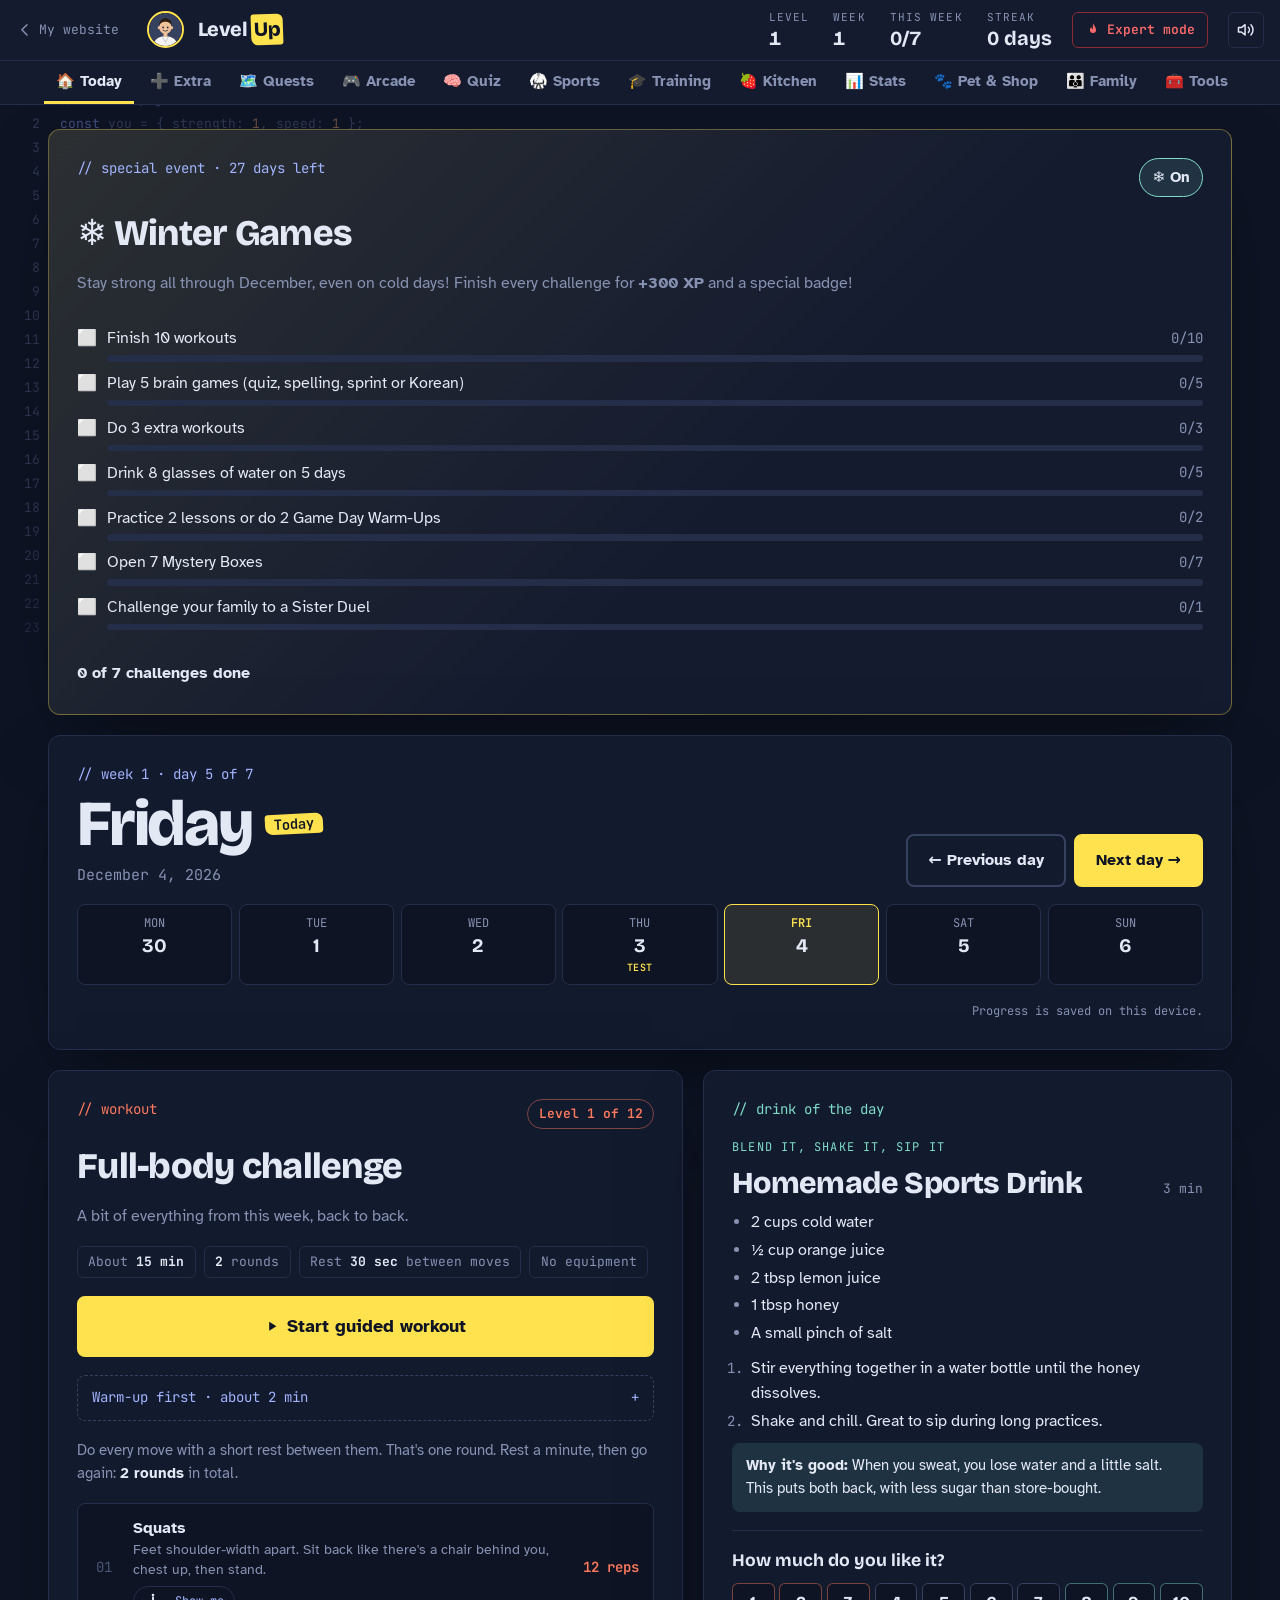
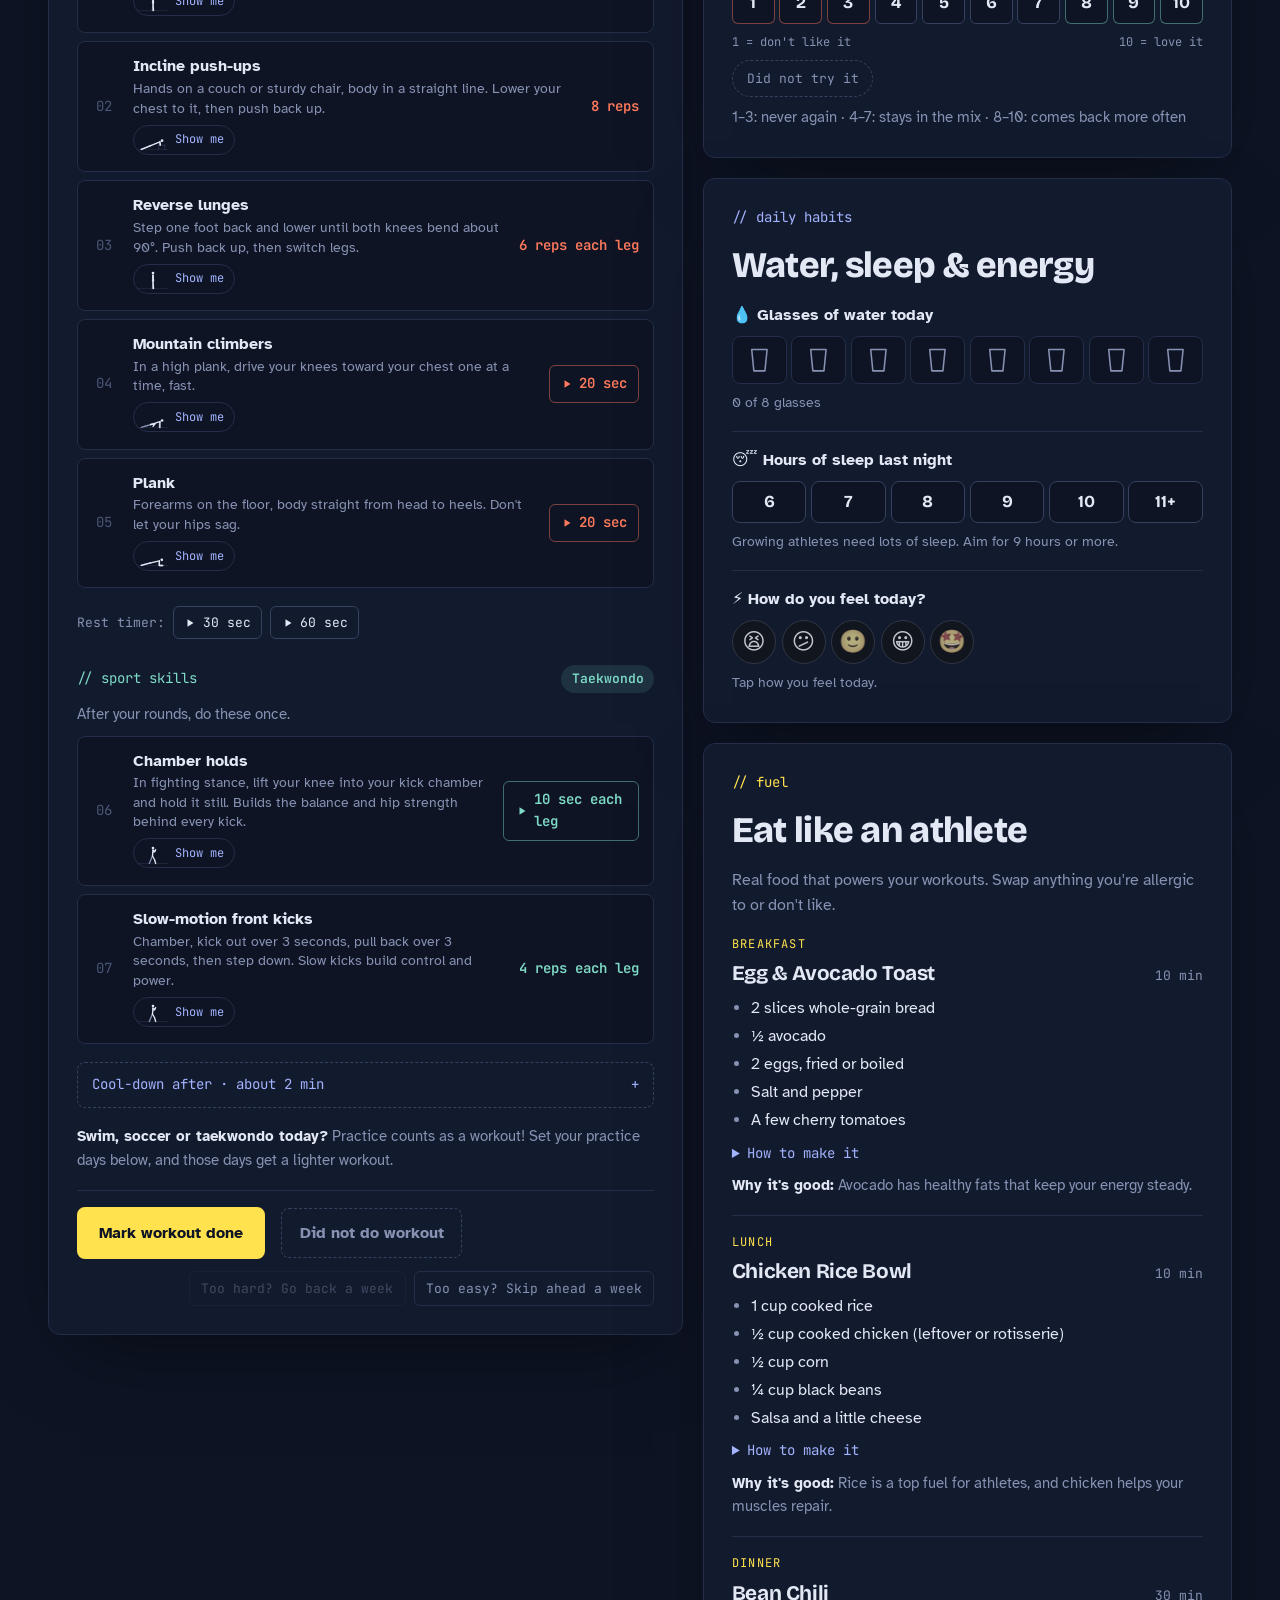
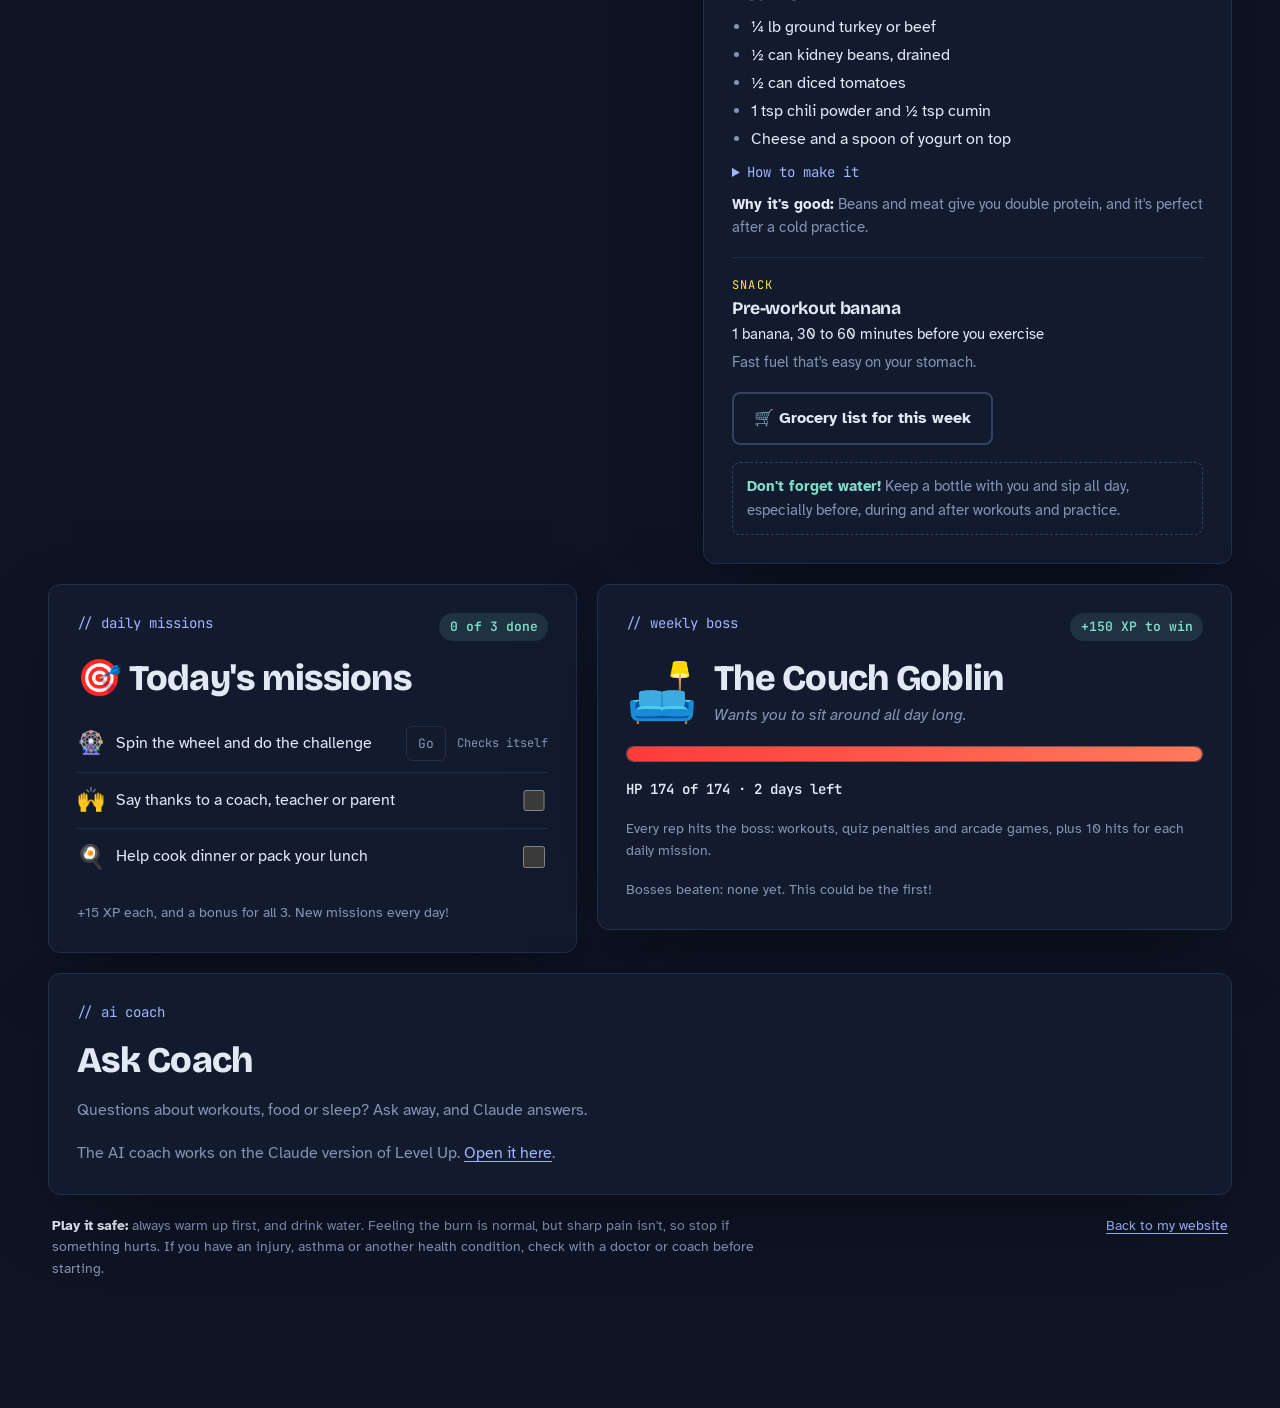
<file: level-up/index.html>
<!DOCTYPE html>
<html lang="en">
<head>
  <!--
    Level Up: a daily workout and healthy-eating plan.

    It's made of these files:
      index.html -> the frame of the page (this file)
      style.css  -> how it looks (the same style as Bug Bash)
      plan.js     -> the workouts and recipes, written as data
      hooks.js    -> how each feature file plugs itself into the page
      demos.js    -> the animated stick figures that show each move
      trophies.js -> XP, levels, badges and Bug Bash power-ups
      coach.js    -> the guided workout mode with the voice coach
      practice.js -> my practice days (lighter workouts on those days)
      habits.js   -> water and sleep
      charts.js   -> the progress charts
      grocery.js  -> the week's grocery list
      ai-coach.js -> asking Claude questions (on the Claude version)
      quest.js    -> the Quest Board (the quests are in plan.js)
      missions.js -> daily missions and the monthly challenge
      boss.js     -> the weekly boss battle
      tabs.js     -> the tabs along the top (Today, Quests, Arcade...)
      extra.js    -> the Extra tab: bonus workouts for any time
      training.js -> the Training tab (lessons in training-lessons.js)
      quiz.js     -> the Brain + Body Quiz (questions in quiz-questions.js)
      brain.js    -> Spelling Bee, Times-Table Sprint, Korean Flashcards,
                     Make Your Own Quiz, Homework Timer and Fact of the Day
                     (words and facts in brain-data.js)
      games.js    -> Penalty Shootout, Goalie Reflexes, Board Break,
                     Memory Match, Mystery Box and Sister Duel
      training-plus.js -> Game Day Warm-Up, Monthly Fitness Test, My Goals,
                     Muscle Map, Sore Muscle Helper and demo controls
      pet-plus.js -> pet sport forms, tricks, treats and the pet room
      fun.js      -> Sticker Album, My Avatar, seasonal events and secrets
      tools.js    -> the Tools tab: calendar, packing, bedtime, report card,
                     backup and the home screen app icon
      arcade.js   -> card deck workout, Kick Caller and spin the wheel
      kitchen.js  -> Smoothie Lab, Recipe Book and Snack Swap
      kitchen-plus.js -> Build-a-Plate, Eat the Rainbow, Kitchen Skills,
                     Sugar Detective, Kitchen Math, Food Passport
                     and Game Day Fuel
      arcade-plus.js -> Kihap Meter, Beat Workout, Obstacle Course Maker
                     and the Speed Lab (on the Sports tab)
      everyday.js -> Fitness Bingo, Chore Quest, Streak Shield (Quests tab)
                     and the Reading Log (Quiz tab)
      stats-plus.js -> Badge Maker, Certificates and the Time Capsule
      codes.js    -> Challenge Codes, the Secret Message Machine and Pet
                     Playdates (Kickoff uses this file too)
      family-plus.js -> Family Sports Day and Cheer Messages
      sports.js   -> belt tracker, swim school, soccer journal and workout builder
      stats.js    -> energy check-in, calendar, records, year in review, stats card
      family.js   -> the weekly family challenge
      pet.js      -> your virtual pet
      shop.js     -> the coin shop (themes, pet hats and colors)
      app.js      -> what the buttons do, and building each day's plan

    Most of the page is empty here on purpose: app.js fills in the
    workout and recipes for whichever day you're looking at.
  -->
  <meta charset="UTF-8">
  <meta name="viewport" content="width=device-width, initial-scale=1, viewport-fit=cover">
  <title>Level Up</title>
  <meta name="description" content="A daily workout, a healthy drink and meals for sports. It gets a little harder every week.">
  <link rel="icon" href="../favicon.svg" type="image/svg+xml">

  <!-- So Level Up can go on a home screen like a real app (see tools.js) -->
  <link rel="manifest" href="manifest.webmanifest">
  <link rel="apple-touch-icon" href="icons/apple-touch-icon.png">
  <meta name="theme-color" content="#141b2f">
  <meta name="mobile-web-app-capable" content="yes">
  <meta name="apple-mobile-web-app-capable" content="yes">
  <meta name="apple-mobile-web-app-title" content="Level Up">
  <meta name="apple-mobile-web-app-status-bar-style" content="black">

  <!-- Same fonts as my website and Bug Bash -->
  <link rel="preconnect" href="https://fonts.googleapis.com">
  <link rel="preconnect" href="https://fonts.gstatic.com" crossorigin>
  <link rel="stylesheet" href="https://fonts.googleapis.com/css2?family=Atkinson+Hyperlegible:wght@400;700&family=Bricolage+Grotesque:opsz,wght@12..96,600..800&family=JetBrains+Mono:wght@400;600&display=swap">

  <!-- The "?v=8" is a version number. Browsers keep old copies of files for a
       while; changing the number makes them download the newest version.
       Add 1 to it (on every line below) whenever you change those files. -->
  <link rel="stylesheet" href="style.css?v=31">
  <!-- These load in order. app.js goes last, because it starts the page
       and uses things from all the others. -->
  <script src="plan.js?v=31" defer></script>
  <script src="hooks.js?v=31" defer></script>
  <script src="demos.js?v=31" defer></script>
  <script src="trophies.js?v=31" defer></script>
  <script src="coach.js?v=31" defer></script>
  <script src="practice.js?v=31" defer></script>
  <script src="habits.js?v=31" defer></script>
  <script src="charts.js?v=31" defer></script>
  <script src="grocery.js?v=31" defer></script>
  <script src="ai-coach.js?v=31" defer></script>
  <script src="quest.js?v=31" defer></script>
  <script src="missions.js?v=31" defer></script>
  <script src="boss.js?v=31" defer></script>
  <script src="quiz-questions.js?v=31" defer></script>
  <script src="quiz.js?v=31" defer></script>
  <script src="arcade.js?v=31" defer></script>
  <script src="kitchen.js?v=31" defer></script>
  <script src="kitchen-plus.js?v=31" defer></script>
  <script src="arcade-plus.js?v=31" defer></script>
  <script src="sports.js?v=31" defer></script>
  <script src="stats.js?v=31" defer></script>
  <script src="family.js?v=31" defer></script>
  <script src="pet.js?v=31" defer></script>
  <script src="shop.js?v=31" defer></script>
  <script src="training-lessons.js?v=31" defer></script>
  <script src="training.js?v=31" defer></script>
  <script src="extra.js?v=31" defer></script>
  <script src="brain-data.js?v=31" defer></script>
  <script src="brain.js?v=31" defer></script>
  <script src="games.js?v=31" defer></script>
  <script src="training-plus.js?v=31" defer></script>
  <script src="pet-plus.js?v=31" defer></script>
  <script src="fun.js?v=31" defer></script>
  <script src="tools.js?v=31" defer></script>
  <script src="everyday.js?v=31" defer></script>
  <script src="stats-plus.js?v=31" defer></script>
  <script src="codes.js?v=31" defer></script>
  <script src="family-plus.js?v=31" defer></script>
  <script src="tabs.js?v=31" defer></script>
  <script src="app.js?v=31" defer></script>
</head>
<body>

  <!-- 🥚 Psst! Hey, coder. You read the source code, just like a real web developer.
       Here's a secret code for you: VIEWSOURCE
       Type it in the Secret Code box on the Pet & Shop tab. -->

  <!-- Snowflakes (or leaves...) during seasonal events (fun.js) -->
  <div class="season-fx" id="season-fx" aria-hidden="true"></div>

  <!-- Faint code in the background, just for looks (like Bug Bash) -->
  <div class="backdrop" aria-hidden="true">
    <span class="code-line"><span class="tok-comment">// level-up.js</span></span>
    <span class="code-line"><span class="tok-keyword">const</span> you = { strength: <span class="tok-number">1</span>, speed: <span class="tok-number">1</span> };</span>
    <span class="code-line"> </span>
    <span class="code-line"><span class="tok-keyword">function</span> <span class="tok-func">train</span>(today) {</span>
    <span class="code-line">  you.strength += <span class="tok-number">1</span>;</span>
    <span class="code-line">  you.speed += <span class="tok-number">1</span>;</span>
    <span class="code-line">  <span class="tok-keyword">return</span> <span class="tok-func">rest</span>(); <span class="tok-comment">// muscles grow while you rest</span></span>
    <span class="code-line">}</span>
    <span class="code-line"> </span>
    <span class="code-line"><span class="tok-keyword">while</span> (week &lt;= <span class="tok-number">12</span>) {</span>
    <span class="code-line">  <span class="tok-func">warmUp</span>();</span>
    <span class="code-line">  <span class="tok-func">train</span>(today);</span>
    <span class="code-line">  <span class="tok-func">eat</span>(<span class="tok-string">"real food"</span>);</span>
    <span class="code-line">  <span class="tok-func">drink</span>(<span class="tok-string">"water"</span>);</span>
    <span class="code-line">  <span class="tok-func">sleep</span>(<span class="tok-number">9</span>); <span class="tok-comment">// seriously</span></span>
    <span class="code-line">}</span>
    <span class="code-line"> </span>
    <span class="code-line"><span class="tok-comment">// TODO: get stronger than last week</span></span>
    <span class="code-line"><span class="tok-keyword">if</span> (tired) <span class="tok-func">drink</span>(<span class="tok-string">"more water"</span>);</span>
    <span class="code-line"><span class="tok-keyword">if</span> (sore) <span class="tok-func">stretch</span>();</span>
    <span class="code-line"><span class="tok-keyword">if</span> (hungry) <span class="tok-func">eat</span>(<span class="tok-string">"a banana"</span>);</span>
    <span class="code-line"> </span>
    <span class="code-line"><span class="tok-func">levelUp</span>(you);</span>
  </div>

  <!-- ============ SCOREBOARD AND TABS (they stick to the top together) ============ -->
  <div class="top">
    <header class="hud">
      <a class="hud__home" href="../index.html">
        <svg viewBox="0 0 24 24" aria-hidden="true"><path d="M15 5l-7 7 7 7"/></svg>
        <span class="hud__home-text">My website</span>
      </a>
      <button class="hud__avatar" id="hud-avatar" type="button" data-go-tab="pet" aria-label="My avatar" title="My avatar"></button>
      <p class="hud__title">Level <span class="marker">Up</span> <span class="expert-badge">Expert</span></p>

      <dl class="hud__stats">
        <div class="stat"><dt>Level</dt><dd id="stat-level">1</dd></div>
        <div class="stat stat--week"><dt>Week</dt><dd id="stat-week">1</dd></div>
        <div class="stat"><dt>This week</dt><dd id="stat-this-week">0/7</dd></div>
        <div class="stat"><dt>Streak</dt><dd id="stat-streak">0</dd></div>
      </dl>

      <!-- Expert mode: turns the page red and makes the workouts way harder -->
      <button class="expert-button" id="expert-button" type="button" aria-pressed="false" aria-label="Expert mode" title="Expert mode: way harder workouts">
        <svg viewBox="0 0 24 24" aria-hidden="true"><path d="M12 2c1 3.5 4.5 5.5 4.5 10a4.5 4.5 0 0 1-9 0c0-2 1-3.5 2-4.5.3 1.8 1.3 3 2.5 3.5-.5-3 0-6 0-9z"/></svg>
        <span class="expert-button__text">Expert mode</span>
      </button>

      <button class="icon-button" id="sound-button" type="button" aria-label="Timer sounds" aria-pressed="true" title="Timer sounds on or off">
        <svg class="icon-sound-on" viewBox="0 0 24 24" aria-hidden="true"><path d="M11 5 6 9H2v6h4l5 4V5z"/><path d="M15.5 8.5a5 5 0 0 1 0 7M19 5a10 10 0 0 1 0 14"/></svg>
        <svg class="icon-sound-off" viewBox="0 0 24 24" aria-hidden="true" hidden><path d="M11 5 6 9H2v6h4l5 4V5z"/><path d="m23 9-6 6M17 9l6 6"/></svg>
      </button>
    </header>

    <!-- ============ TABS ============ (tabs.js) -->
    <nav class="tabs" aria-label="Sections">
      <div class="tabs__inner">
        <button class="tab" type="button" data-tab="today" aria-current="page"><span aria-hidden="true">🏠</span> Today</button>
        <button class="tab" type="button" data-tab="extra"><span aria-hidden="true">➕</span> Extra</button>
        <button class="tab" type="button" data-tab="quests"><span aria-hidden="true">🗺️</span> Quests</button>
        <button class="tab" type="button" data-tab="arcade"><span aria-hidden="true">🎮</span> Arcade</button>
        <button class="tab" type="button" data-tab="quiz"><span aria-hidden="true">🧠</span> Quiz</button>
        <button class="tab" type="button" data-tab="sports"><span aria-hidden="true">🥋</span> Sports</button>
        <button class="tab" type="button" data-tab="training"><span aria-hidden="true">🎓</span> Training</button>
        <button class="tab" type="button" data-tab="kitchen"><span aria-hidden="true">🍓</span> Kitchen</button>
        <button class="tab" type="button" data-tab="stats"><span aria-hidden="true">📊</span> Stats</button>
        <button class="tab" type="button" data-tab="pet"><span aria-hidden="true">🐾</span> Pet &amp; Shop</button>
        <button class="tab" type="button" data-tab="family"><span aria-hidden="true">👪</span> Family</button>
        <button class="tab" type="button" data-tab="tools"><span aria-hidden="true">🧰</span> Tools</button>
      </div>
    </nav>
  </div>

  <main class="wrap page" id="main">

    <!-- Each "tab page" is one tab. tabs.js shows one and hides the rest. -->

    <!-- ==================== TAB: TODAY ==================== -->
    <div class="tab-page" data-page="today">
      <!-- ============ SEASONAL EVENT (fun.js) ============ -->
      <section class="panel event-panel" id="event-panel" aria-label="Special event" hidden></section>

      <!-- ============ TODAY'S PLAN, FROM MY CALENDAR (tools.js) ============ -->
      <div class="today-agenda" id="today-agenda" aria-label="Today's plan" hidden></div>

      <!-- ============ WHICH DAY ============ -->
      <section class="panel day" aria-labelledby="day-name">
        <div class="day__top">
          <div class="day__heading">
            <p class="eyebrow" id="day-eyebrow">// week 1 · day 1</p>
            <h1 class="day__name"><span id="day-name">Monday</span> <span class="today-pill" id="today-pill">Today</span></h1>
            <p class="day__date" id="day-date"></p>
          </div>
          <div class="day__nav">
            <button class="button button--quiet" id="prev-day" type="button">&larr; Previous day</button>
            <button class="button" id="next-day" type="button">Next day &rarr;</button>
          </div>
        </div>

        <!-- Seven buttons, one per day. app.js fills them in. -->
        <div class="strip" id="day-strip" role="group" aria-label="Days this week"></div>
        <div class="day__foot">
          <button class="text-button" id="back-today" type="button" hidden>Back to today</button>
          <!-- Says whether your progress is synced to your Claude account -->
          <p class="sync-status" id="sync-status" role="status">Progress is saved on this device.</p>
        </div>
      </section>

      <!-- ============ GYM TEST ============
           Only shows up while a test is coming (see TEST in plan.js). -->
      <section class="panel test" id="test" aria-labelledby="test-title" hidden>
        <div class="test__info">
          <div class="panel__head">
            <p class="eyebrow">// gym test</p>
            <span class="countdown" id="test-countdown">7 days to go</span>
          </div>
          <h2 class="panel__title" id="test-title">Push-up &amp; curl-up test</h2>
          <p class="panel__lead" id="test-date"></p>
          <!-- The practice plan, filled in by app.js. Tap a day to jump to it. -->
          <ol class="prep" id="test-prep" aria-label="Test practice plan"></ol>
        </div>

        <!-- The beat trainer: beeps "down... up..." and counts your reps -->
        <div class="trainer">
          <div class="trainer__top">
            <p class="trainer__label">Beat trainer</p>
            <div class="trainer__pick" role="group" aria-label="Exercise to practice">
              <button class="pick" type="button" data-exercise="pushups" aria-pressed="true">Push-ups</button>
              <button class="pick" type="button" data-exercise="curlups" aria-pressed="false">Curl-ups</button>
            </div>
          </div>
          <p class="trainer__count" id="trainer-count">0</p>
          <p class="trainer__cue" id="trainer-cue" aria-live="polite">Go down on the low beep and up on the high beep. Keep going until you can't keep up, then press Stop.</p>
          <button class="button" id="trainer-start" type="button">Start</button>
          <p class="trainer__best" id="trainer-best"></p>
        </div>
      </section>

      <div class="layout">
        <!-- ============ WORKOUT (filled in by app.js) ============ -->
        <section class="panel workout" id="workout" aria-live="polite"></section>

        <!-- ============ FOOD AND DRINK (filled in by app.js) ============ -->
        <div class="fuel">
          <section class="panel drink" id="drink"></section>

          <!-- ============ WATER AND SLEEP (habits.js) ============ -->
          <section class="panel habits" aria-labelledby="habits-title">
            <p class="eyebrow">// daily habits</p>
            <h2 class="panel__title" id="habits-title">Water, sleep &amp; energy</h2>
            <div class="habit">
              <p class="habit__label">💧 Glasses of water today</p>
              <div class="glasses" id="water-glasses" role="group" aria-label="Glasses of water"></div>
              <p class="habit__note" id="water-count">0 of 8 glasses</p>
            </div>
            <div class="habit">
              <p class="habit__label">😴 Hours of sleep last night</p>
              <div class="sleep-choices" id="sleep-choices" role="group" aria-label="Hours of sleep"></div>
              <p class="habit__note" id="sleep-note"></p>
            </div>
            <div class="habit">
              <p class="habit__label">⚡ How do you feel today?</p>
              <div class="energy-choices" id="energy-choices" role="group" aria-label="How do you feel today"></div>
              <p class="habit__note" id="energy-note"></p>
            </div>
          </section>

          <section class="panel meals" id="meals"></section>
        </div>
      </div>

      <div class="duo">
        <!-- ============ DAILY MISSIONS (missions.js) ============ -->
        <section class="panel missions" aria-labelledby="missions-title">
          <div class="panel__head">
            <p class="eyebrow">// daily missions</p>
            <span class="quest-tag" id="missions-count">0 of 3 done</span>
          </div>
          <h2 class="panel__title" id="missions-title">🎯 Today's missions</h2>
          <ul class="missions__list" id="missions-list"></ul>
          <p class="missions__note">+15 XP each, and a bonus for all 3. New missions every day!</p>
        </section>

        <!-- ============ WEEKLY BOSS (boss.js) ============ -->
        <section class="panel boss" id="boss" aria-labelledby="boss-title">
          <div class="panel__head">
            <p class="eyebrow">// weekly boss</p>
            <span class="quest-tag">+150 XP to win</span>
          </div>
          <div class="boss__fight">
            <span class="boss__emoji" id="boss-emoji" aria-hidden="true">🛋️</span>
            <div>
              <h2 class="panel__title" id="boss-title">Boss</h2>
              <p class="boss__line" id="boss-line"></p>
            </div>
          </div>
          <div class="boss__hp" id="boss-hp" role="meter" aria-label="Boss health" aria-valuemin="0" aria-valuenow="0" aria-valuemax="100">
            <div class="boss__hp-fill" id="boss-hp-fill"></div>
          </div>
          <p class="boss__text" id="boss-text"></p>
          <p class="boss__how">Every rep hits the boss: workouts, quiz penalties and arcade games, plus 10 hits for each daily mission.</p>
          <p class="boss__shelf" id="boss-shelf"></p>
        </section>
      </div>

      <!-- ============ AI COACH (ai-coach.js) ============ -->
      <section class="panel ai" aria-labelledby="ai-title">
        <p class="eyebrow">// ai coach</p>
        <h2 class="panel__title" id="ai-title">Ask Coach</h2>
        <p class="panel__lead">Questions about workouts, food or sleep? Ask away, and Claude answers.</p>
        <p class="ai__offline" id="ai-offline" hidden>The AI coach works on the Claude version of Level Up. <a href="https://claude.ai/artifact/RNNVzhD9NzeeSdyN6HfbQR">Open it here</a>.</p>
        <form class="ai__form" id="ai-form">
          <div class="ai__starters" id="ai-starters">
            <button class="chip-button" type="button" data-question="My legs are sore from yesterday. What should I do?">😣 Sore legs</button>
            <button class="chip-button" type="button" data-question="Make me a healthy drink with: ">🥤 Invent a drink</button>
            <button class="chip-button" type="button" data-question="Give me 3 tips for my push-up and curl-up test.">🏅 Test tips</button>
            <button class="chip-button" type="button" data-question="What should I eat before soccer practice?">⚽ Pre-game food</button>
          </div>
          <label class="visually-hidden" for="ai-question">Your question</label>
          <div class="ai__row">
            <input id="ai-question" type="text" maxlength="300" autocomplete="off" placeholder="Ask Coach about sports or food...">
            <button class="button" id="ai-ask" type="submit">Ask</button>
          </div>
        </form>
        <p class="ai__answer" id="ai-answer" aria-live="polite" hidden></p>
      </section>
    </div>

    <!-- ==================== TAB: EXTRA ==================== -->
    <div class="tab-page" data-page="extra" hidden>
      <!-- ============ EXTRA WORKOUTS (extra.js) ============ -->
      <section class="panel" id="extra" aria-labelledby="extra-title">
        <div class="panel__head">
          <p class="eyebrow">// extra workouts</p>
          <span class="quest-tag">+50 XP each</span>
        </div>
        <h2 class="panel__title" id="extra-title">➕ Extra Workouts</h2>
        <p class="panel__lead">Want more? Do any of these whenever you like, on top of today's workout. Pick one by what you want to work on.</p>
        <p class="extra-mode" id="extra-mode"></p>
        <div class="lab-chips" id="extra-goals" role="group" aria-label="What do you want to work on?"></div>
        <div class="extra-cards" id="extra-cards"></div>
        <div class="lesson" id="extra-detail"></div>
      </section>
    </div>

    <!-- ==================== TAB: QUESTS ==================== -->
    <div class="tab-page" data-page="quests" hidden>
      <!-- ============ MONTHLY CHALLENGE (missions.js) ============ -->
      <section class="panel monthly" id="monthly" aria-labelledby="monthly-title">
        <div class="panel__head">
          <p class="eyebrow" id="monthly-month">// monthly challenge</p>
          <span class="quest-tag">+300 XP</span>
        </div>
        <h2 class="panel__title" id="monthly-title">Monthly challenge</h2>
        <p class="panel__lead" id="monthly-goal"></p>
        <div class="xpbar" aria-hidden="true"><div class="xpbar__fill" id="monthly-fill"></div></div>
        <p class="quest-progress__text" id="monthly-text"></p>
      </section>

      <!-- ============ QUEST BOARD (quest.js, quests in plan.js) ============ -->
      <!-- ============ FITNESS BINGO (everyday.js) ============ -->
      <section class="panel" id="bingo-panel" aria-labelledby="bingo-title">
        <div class="panel__head">
          <p class="eyebrow">// new card every monday</p>
          <span class="quest-tag">+25 XP per bingo</span>
        </div>
        <h2 class="panel__title" id="bingo-title">🎱 Fitness Bingo</h2>
        <div class="bingo-area" id="bingo-area"></div>
      </section>

      <div class="duo">
        <!-- ============ CHORE QUEST (everyday.js) ============ -->
        <section class="panel" id="chores-panel" aria-labelledby="chores-title">
          <div class="panel__head">
            <p class="eyebrow">// helping out</p>
            <span class="quest-tag">coins for the shop</span>
          </div>
          <h2 class="panel__title" id="chores-title">🧹 Chore Quest</h2>
          <div class="chores-area" id="chores-area"></div>
        </section>

        <!-- ============ STREAK SHIELD (everyday.js) ============ -->
        <section class="panel" id="shield-panel" aria-labelledby="shield-title">
          <div class="panel__head">
            <p class="eyebrow">// for sick days</p>
          </div>
          <h2 class="panel__title" id="shield-title">🛡️ Streak Shield</h2>
          <div class="shield-area" id="shield-area"></div>
        </section>
      </div>

      <section class="panel quest" aria-labelledby="quest-title">
        <div class="panel__head">
          <p class="eyebrow">// quest board</p>
        </div>
        <h2 class="panel__title" id="quest-title">🗺️ Quest Board</h2>
        <p class="panel__lead">Pick a quest. Check off a task when you can do it, and finish every task in a stage to unlock the next one.</p>
        <div class="quest-cards" id="quest-cards" role="group" aria-label="Quests"></div>
        <div class="quest-detail" id="quest-detail">
          <div class="panel__head">
            <h3 class="quest-detail__title" id="quest-detail-title"></h3>
            <span class="quest-tag" id="quest-xp">+25 XP per task</span>
          </div>
          <p class="panel__lead" id="quest-blurb"></p>
          <p class="quest-safety" id="quest-safety"></p>
          <div class="quest-progress">
            <p class="quest-progress__text" id="quest-progress-text"></p>
            <div class="xpbar" aria-hidden="true"><div class="xpbar__fill" id="quest-fill"></div></div>
          </div>
          <div class="quest-stages" id="quest-stages"></div>
        </div>
      </section>
    </div>

    <!-- ==================== TAB: ARCADE ==================== -->
    <div class="tab-page" data-page="arcade" hidden>
      <nav class="brain-jump arcade-jump" aria-label="Jump to a game">
        <button class="lab-chip" type="button" data-brain-jump="box-panel">🎁 Mystery Box</button>
        <button class="lab-chip" type="button" data-brain-jump="shootout-panel">⚽ Shootout</button>
        <button class="lab-chip" type="button" data-brain-jump="reflex-panel">🧤 Reflexes</button>
        <button class="lab-chip" type="button" data-brain-jump="boards-panel">🪵 Board Break</button>
        <button class="lab-chip" type="button" data-brain-jump="memory-panel">🃏 Memory</button>
        <button class="lab-chip" type="button" data-brain-jump="duel-panel">🤝 Sister Duel</button>
        <button class="lab-chip" type="button" data-brain-jump="deck-panel">🂡 Card Deck</button>
        <button class="lab-chip" type="button" data-brain-jump="kicks-panel">🥋 Kick Caller</button>
        <button class="lab-chip" type="button" data-brain-jump="kihap-panel">🗣️ Kihap Meter</button>
        <button class="lab-chip" type="button" data-brain-jump="beat-panel">🥁 Beat Workout</button>
        <button class="lab-chip" type="button" data-brain-jump="course-panel">🏁 Obstacle Course</button>
      </nav>

      <div class="duo duo--even">
        <!-- ============ MYSTERY BOX (games.js) ============ -->
        <section class="panel brain-panel" id="box-panel" aria-labelledby="box-title">
          <div class="panel__head">
            <p class="eyebrow">// one a day</p>
            <span class="quest-tag">surprise!</span>
          </div>
          <h2 class="panel__title" id="box-title">🎁 Mystery Box</h2>
          <div class="brain-area" id="box-area"></div>
        </section>

        <!-- ============ SISTER DUEL (games.js) ============ -->
        <section class="panel brain-panel" id="duel-panel" aria-labelledby="duel-title">
          <div class="panel__head">
            <p class="eyebrow">// 2 players, 1 iPad</p>
            <span class="quest-tag">+20 XP</span>
          </div>
          <h2 class="panel__title" id="duel-title">🤝 Sister Duel</h2>
          <div class="duel-names" id="duel-names">
            <div class="field">
              <label class="field-label" for="duel-name-0">Player 1</label>
              <input class="input duel-name duel-name--p0" id="duel-name-0" data-duel-name="0" type="text" maxlength="16" placeholder="Player 1" autocomplete="off">
            </div>
            <div class="field">
              <label class="field-label" for="duel-name-1">Player 2</label>
              <input class="input duel-name duel-name--p1" id="duel-name-1" data-duel-name="1" type="text" maxlength="16" placeholder="Player 2" autocomplete="off">
            </div>
          </div>
          <div class="brain-area" id="duel-area"></div>
        </section>
      </div>

      <div class="duo duo--even">
        <!-- ============ KIHAP METER (arcade-plus.js) ============ -->
        <section class="panel brain-panel" id="kihap-panel" aria-labelledby="kihap-title">
          <div class="panel__head">
            <p class="eyebrow">// uses the microphone</p>
            <span class="quest-tag">+10 XP</span>
          </div>
          <h2 class="panel__title" id="kihap-title">🗣️ Kihap Meter</h2>
          <div class="brain-area" id="kihap-area"></div>
        </section>

        <!-- ============ BEAT WORKOUT (arcade-plus.js) ============ -->
        <section class="panel brain-panel" id="beat-panel" aria-labelledby="beat-title">
          <div class="panel__head">
            <p class="eyebrow">// move to the music</p>
            <span class="quest-tag">+20 XP per song</span>
          </div>
          <h2 class="panel__title" id="beat-title">🥁 Beat Workout</h2>
          <div class="brain-area" id="beat-area"></div>
        </section>
      </div>

      <!-- ============ OBSTACLE COURSE MAKER (arcade-plus.js) ============ -->
      <section class="panel brain-panel" id="course-panel" aria-labelledby="course-title">
        <div class="panel__head">
          <p class="eyebrow">// race the clock</p>
          <span class="quest-tag">+10 XP, +3 per station</span>
        </div>
        <h2 class="panel__title" id="course-title">🏁 Obstacle Course Maker</h2>
        <div class="brain-area" id="course-area"></div>
      </section>

      <div class="duo duo--even">
        <!-- ============ PENALTY SHOOTOUT (games.js) ============ -->
        <section class="panel brain-panel" id="shootout-panel" aria-labelledby="shootout-title">
          <div class="panel__head">
            <p class="eyebrow">// soccer</p>
            <span class="quest-tag">+5 XP per goal</span>
          </div>
          <h2 class="panel__title" id="shootout-title">⚽ Penalty Shootout</h2>
          <div class="brain-area" id="shootout-area"></div>
        </section>

        <!-- ============ GOALIE REFLEXES (games.js) ============ -->
        <section class="panel brain-panel" id="reflex-panel" aria-labelledby="reflex-title">
          <div class="panel__head">
            <p class="eyebrow">// soccer</p>
            <span class="quest-tag">+15 XP</span>
          </div>
          <h2 class="panel__title" id="reflex-title">🧤 Goalie Reflexes</h2>
          <div class="brain-area" id="reflex-area"></div>
        </section>
      </div>

      <div class="duo duo--even">
        <!-- ============ BOARD BREAK (games.js) ============ -->
        <section class="panel brain-panel" id="boards-panel" aria-labelledby="boards-title">
          <div class="panel__head">
            <p class="eyebrow">// taekwondo</p>
            <span class="quest-tag">+5 XP per board</span>
          </div>
          <h2 class="panel__title" id="boards-title">🪵 Board Break</h2>
          <div class="brain-area" id="boards-area"></div>
        </section>

        <!-- ============ MEMORY MATCH (games.js) ============ -->
        <section class="panel brain-panel" id="memory-panel" aria-labelledby="memory-title">
          <div class="panel__head">
            <p class="eyebrow">// brain + body</p>
            <span class="quest-tag">+30 XP</span>
          </div>
          <h2 class="panel__title" id="memory-title">🃏 Memory Match</h2>
          <div class="brain-area" id="memory-area"></div>
        </section>
      </div>

      <div class="duo duo--even">
        <!-- ============ CARD DECK WORKOUT (arcade.js) ============ -->
        <section class="panel brain-panel" id="deck-panel" aria-labelledby="deck-title">
          <div class="panel__head">
            <p class="eyebrow">// arcade</p>
            <span class="quest-tag">+40 to +160 XP</span>
          </div>
          <h2 class="panel__title" id="deck-title">🃏 Card Deck Workout</h2>
          <div class="arcade-area" id="deck-area"></div>
        </section>

        <!-- ============ KICK CALLER (arcade.js) ============ -->
        <section class="panel brain-panel" id="kicks-panel" aria-labelledby="kicks-title">
          <div class="panel__head">
            <p class="eyebrow">// arcade</p>
            <span class="quest-tag">+1 XP per move</span>
          </div>
          <h2 class="panel__title" id="kicks-title">🥋 Kick Caller</h2>
          <div class="arcade-area" id="kicks-area"></div>
        </section>
      </div>

      <div class="duo duo--even">
        <!-- ============ SPIN THE WHEEL (arcade.js) ============ -->
        <section class="panel spin" aria-labelledby="spin-title">
          <div class="panel__head">
            <p class="eyebrow">// daily spin</p>
            <span class="quest-tag">+25 XP</span>
          </div>
          <h2 class="panel__title" id="spin-title">🎡 Spin the Wheel</h2>
          <div class="spin-area" id="spin-area"></div>
        </section>

        <!-- ============ BUG BASH (power-ups from trophies.js) ============ -->
        <section class="panel" aria-labelledby="bugbash-title">
          <p class="eyebrow">// my game</p>
          <h2 class="panel__title" id="bugbash-title">🐛 Bug Bash</h2>
          <p class="panel__lead">Squash bugs before they reach production! Your workouts this week give you power-ups.</p>
          <div class="powerups">
            <p class="powerups__title">Your power-ups</p>
            <p class="powerups__text" id="powerups-text"></p>
            <a class="button" id="powerups-link" href="../bug-bash/">Play Bug Bash</a>
          </div>
        </section>
      </div>
    </div>

    <!-- ==================== TAB: QUIZ ==================== -->
    <div class="tab-page" data-page="quiz" hidden>
      <!-- ============ FACT OF THE DAY + JUMP BUTTONS (brain.js, facts in brain-data.js) ============ -->
      <section class="panel brain-top" aria-label="Fact of the day">
        <div class="fact" id="fact-area"></div>
        <nav class="brain-jump" aria-label="Jump to a game on this tab">
          <button class="lab-chip" type="button" data-brain-jump="quiz-panel">🧠 Quiz</button>
          <button class="lab-chip" type="button" data-brain-jump="bee-panel">🐝 Spelling</button>
          <button class="lab-chip" type="button" data-brain-jump="sprint-panel">✖️ Times tables</button>
          <button class="lab-chip" type="button" data-brain-jump="korean-panel">🇰🇷 Korean</button>
          <button class="lab-chip" type="button" data-brain-jump="focus-panel">⏳ Homework timer</button>
          <button class="lab-chip" type="button" data-brain-jump="myq-panel">✏️ Make a quiz</button>
          <button class="lab-chip" type="button" data-brain-jump="read-panel">📚 Reading log</button>
        </nav>
      </section>

      <!-- ============ BRAIN + BODY QUIZ (quiz.js, questions in quiz-questions.js) ============ -->
      <section class="panel quiz brain-panel" id="quiz-panel" aria-labelledby="quiz-title">
        <div class="panel__head">
          <p class="eyebrow">// school quiz · 5th grade</p>
          <span class="quest-tag">+10 XP per right answer</span>
        </div>
        <h2 class="panel__title" id="quiz-title">🧠 Brain + Body Quiz</h2>
        <p class="panel__lead">10 questions a round. Get one wrong and you owe some exercise: every question has its own penalty!</p>
        <div class="quiz-area" id="quiz-area"></div>
      </section>

      <div class="duo duo--even">
        <!-- ============ SPELLING BEE (brain.js, words in brain-data.js) ============ -->
        <section class="panel brain-panel" id="bee-panel" aria-labelledby="bee-title">
          <div class="panel__head">
            <p class="eyebrow">// spelling bee</p>
            <span class="quest-tag">+10 XP per word</span>
          </div>
          <h2 class="panel__title" id="bee-title">🐝 Spelling Bee</h2>
          <p class="panel__lead">Listen to the word and type it. Spell it wrong and you owe some exercise!</p>
          <div class="brain-area" id="bee-area"></div>
        </section>

        <!-- ============ TIMES-TABLE SPRINT (brain.js) ============ -->
        <section class="panel brain-panel" id="sprint-panel" aria-labelledby="sprint-title">
          <div class="panel__head">
            <p class="eyebrow">// math sprint</p>
            <span class="quest-tag">+2 XP per answer</span>
          </div>
          <h2 class="panel__title" id="sprint-title">✖️ Times-Table Sprint</h2>
          <p class="panel__lead">How many can you get in 60 seconds? Beat your best score!</p>
          <div class="brain-area" id="sprint-area"></div>
        </section>
      </div>

      <div class="duo duo--even">
        <!-- ============ KOREAN FLASHCARDS (brain.js, words in brain-data.js) ============ -->
        <section class="panel brain-panel" id="korean-panel" aria-labelledby="korean-title">
          <div class="panel__head">
            <p class="eyebrow">// taekwondo words</p>
            <span class="quest-tag">+5 XP per new word</span>
          </div>
          <h2 class="panel__title" id="korean-title">🇰🇷 Korean Flashcards</h2>
          <p class="panel__lead">Learn the Korean words you hear at the dojang. Tap 🔊 to hear them.</p>
          <div class="brain-area" id="korean-area"></div>
        </section>

        <!-- ============ HOMEWORK TIMER (brain.js) ============ -->
        <section class="panel brain-panel" id="focus-panel" aria-labelledby="focus-title">
          <div class="panel__head">
            <p class="eyebrow">// homework helper</p>
            <span class="quest-tag">+25 XP per round</span>
          </div>
          <h2 class="panel__title" id="focus-title">⏳ Homework Timer</h2>
          <p class="panel__lead">Focus for a while, then take a 5-minute move break. Moving helps your brain remember!</p>
          <div class="brain-area" id="focus-area"></div>
        </section>
      </div>

      <!-- ============ MAKE YOUR OWN QUIZ (brain.js) ============ -->
      <section class="panel brain-panel" id="myq-panel" aria-labelledby="myq-title">
        <div class="panel__head">
          <p class="eyebrow">// quiz maker</p>
          <span class="quest-tag">+5 XP per question</span>
        </div>
        <h2 class="panel__title" id="myq-title">✏️ Make Your Own Quiz</h2>
        <p class="panel__lead">Write your own questions, then play them in the quiz above (pick "⭐ My questions"). Quiz your sister, a friend or a grown-up!</p>
        <div class="duo">
          <form class="form myq-form" id="myq-form" novalidate>
            <div class="field">
              <label class="field-label" for="myq-q">Question</label>
              <input class="input" id="myq-q" type="text" maxlength="140" placeholder="How many legs does a spider have?" autocomplete="off">
            </div>
            <div class="field">
              <label class="field-label" for="myq-right">Right answer</label>
              <input class="input myq-input--right" id="myq-right" type="text" maxlength="60" placeholder="8" autocomplete="off">
            </div>
            <div class="myq-wrongs">
              <div class="field">
                <label class="field-label" for="myq-wrong1">Wrong answer</label>
                <input class="input" id="myq-wrong1" type="text" maxlength="60" placeholder="6" autocomplete="off">
              </div>
              <div class="field">
                <label class="field-label" for="myq-wrong2">Wrong answer (optional)</label>
                <input class="input" id="myq-wrong2" type="text" maxlength="60" placeholder="4" autocomplete="off">
              </div>
              <div class="field">
                <label class="field-label" for="myq-wrong3">Wrong answer (optional)</label>
                <input class="input" id="myq-wrong3" type="text" maxlength="60" placeholder="10" autocomplete="off">
              </div>
            </div>
            <div class="field">
              <label class="field-label" for="myq-why">Fun fact to show after (optional)</label>
              <input class="input" id="myq-why" type="text" maxlength="160" placeholder="Spiders aren't insects. Insects have 6 legs!" autocomplete="off">
            </div>
            <div class="field">
              <label class="field-label" for="myq-fix">Penalty if someone gets it wrong</label>
              <select class="select" id="myq-fix"></select>
            </div>
            <div class="form-row form-row--tight">
              <button class="button" type="submit">Save question</button>
              <button class="text-button" type="button" id="myq-cancel" hidden>Cancel</button>
            </div>
            <p class="form-note" id="myq-note" aria-live="polite"></p>
          </form>
          <div class="myq-saved" id="myq-list"></div>
        </div>
      </section>

      <!-- ============ READING LOG (everyday.js) ============ -->
      <section class="panel brain-panel" id="read-panel" aria-labelledby="read-title-heading">
        <div class="panel__head">
          <p class="eyebrow">// books</p>
          <span class="quest-tag">+1 XP per 2 minutes</span>
        </div>
        <h2 class="panel__title" id="read-title-heading">📚 Reading Log</h2>
        <div class="read-area" id="read-area"></div>
      </section>
    </div>

    <!-- ==================== TAB: SPORTS ==================== -->
    <div class="tab-page" data-page="sports" hidden>
      <div class="duo duo--even">
        <!-- ============ TAEKWONDO BELT TRACKER (sports.js) ============ -->
        <section class="panel" aria-labelledby="belt-title">
          <div class="panel__head">
            <p class="eyebrow">// taekwondo</p>
            <span class="quest-tag">+250 XP per new belt</span>
          </div>
          <h2 class="panel__title" id="belt-title">🥋 Belt Tracker</h2>
          <div class="belt-area" id="belt-area"></div>
        </section>

        <!-- ============ SOCCER JOURNAL (sports.js) ============ -->
        <section class="panel" id="soccer" aria-labelledby="soccer-title">
          <div class="panel__head">
            <p class="eyebrow">// soccer</p>
            <span class="quest-tag">+15 XP per game</span>
          </div>
          <h2 class="panel__title" id="soccer-title">⚽ Soccer Journal</h2>
          <div class="tiles" id="soccer-stats"></div>
          <form class="form" id="soccer-form">
            <div class="form-row">
              <div class="field">
                <label class="field-label" for="soccer-date">Date</label>
                <input class="input" id="soccer-date" type="date">
              </div>
              <div class="field">
                <label class="field-label" for="soccer-opp">Against (optional)</label>
                <input class="input" id="soccer-opp" type="text" maxlength="40" placeholder="Team name" autocomplete="off">
              </div>
            </div>
            <div class="form-row">
              <div class="field">
                <p class="field-label">My goals</p>
                <span class="stepper">
                  <button type="button" data-soccer-step="g:-1" aria-label="One less goal">−</button>
                  <span id="soccer-goals" aria-live="polite">0</span>
                  <button type="button" data-soccer-step="g:1" aria-label="One more goal">+</button>
                </span>
              </div>
              <div class="field">
                <p class="field-label">My assists</p>
                <span class="stepper">
                  <button type="button" data-soccer-step="a:-1" aria-label="One less assist">−</button>
                  <span id="soccer-assists" aria-live="polite">0</span>
                  <button type="button" data-soccer-step="a:1" aria-label="One more assist">+</button>
                </span>
              </div>
            </div>
            <div class="field">
              <p class="field-label">Result</p>
              <div class="picker" role="group" aria-label="Result">
                <button class="pick" type="button" data-soccer-res="W">Won</button>
                <button class="pick" type="button" data-soccer-res="D">Tied</button>
                <button class="pick" type="button" data-soccer-res="L">Lost</button>
              </div>
            </div>
            <div class="field">
              <p class="field-label">How did I play?</p>
              <div class="stars" role="group" aria-label="How did I play, from 1 to 5 stars">
                <button type="button" data-soccer-stars="1" aria-label="1 star">★</button>
                <button type="button" data-soccer-stars="2" aria-label="2 stars">★</button>
                <button type="button" data-soccer-stars="3" aria-label="3 stars">★</button>
                <button type="button" data-soccer-stars="4" aria-label="4 stars">★</button>
                <button type="button" data-soccer-stars="5" aria-label="5 stars">★</button>
              </div>
            </div>
            <div class="field">
              <label class="field-label" for="soccer-note">Best moment (optional)</label>
              <input class="input" id="soccer-note" type="text" maxlength="120" placeholder="Like &quot;scored with my left foot!&quot;" autocomplete="off">
            </div>
            <button class="button" type="submit">⚽ Save game</button>
          </form>
          <ul class="games" id="soccer-games"></ul>
        </section>
      </div>

      <!-- ============ SWIM SCHOOL (sports.js) ============ -->
      <section class="panel" id="swim" aria-labelledby="swim-title">
        <div class="panel__head">
          <p class="eyebrow">// swim school</p>
          <span class="quest-tag">+20 XP per new skill</span>
        </div>
        <h2 class="panel__title" id="swim-title">🏊 Swim School</h2>
        <p class="panel__lead" id="swim-total"></p>
        <div class="swim-grid">
          <form class="form swim-box" id="lesson-form">
            <p class="field-label">Log a lesson: what did you work on?</p>
            <div class="lab-chips" id="lesson-strokes" role="group" aria-label="Strokes you worked on"></div>
            <div class="form-row">
              <div class="field">
                <label class="field-label" for="lesson-note">What did you learn? (optional)</label>
                <input class="input" id="lesson-note" type="text" maxlength="120" placeholder="Like &quot;butterfly arms!&quot;" autocomplete="off">
              </div>
              <div class="field field--small">
                <label class="field-label" for="lesson-date">Date</label>
                <input class="input" id="lesson-date" type="date">
              </div>
            </div>
            <div class="field">
              <p class="field-label">How did it go?</p>
              <div class="stars" role="group" aria-label="How did the lesson go, from 1 to 5 stars">
                <button type="button" data-lesson-stars="1" aria-label="1 star">★</button>
                <button type="button" data-lesson-stars="2" aria-label="2 stars">★</button>
                <button type="button" data-lesson-stars="3" aria-label="3 stars">★</button>
                <button type="button" data-lesson-stars="4" aria-label="4 stars">★</button>
                <button type="button" data-lesson-stars="5" aria-label="5 stars">★</button>
              </div>
            </div>
            <button class="button" type="submit">🏊 Save lesson</button>
          </form>
          <div>
            <p class="field-label">My lessons</p>
            <ul class="games" id="swim-recent"></ul>
          </div>
        </div>
        <p class="field-label">My skills: check one off when you can do it</p>
        <div class="stroke-cards" id="swim-skills"></div>
      </section>

      <!-- ============ BUILD YOUR OWN WORKOUT (sports.js) ============ -->
      <section class="panel" id="builder" aria-labelledby="builder-title">
        <div class="panel__head">
          <p class="eyebrow">// workout builder</p>
          <span class="quest-tag">+60 XP when you finish one</span>
        </div>
        <h2 class="panel__title" id="builder-title">🛠️ Build Your Own Workout</h2>
        <p class="panel__lead">Pick the moves, the reps and the rounds. Then the voice coach runs it for you, with timers and demos!</p>
        <div class="builder">
          <form class="form" id="builder-form">
            <div class="field">
              <label class="field-label" for="builder-name">Name your workout</label>
              <input class="input" id="builder-name" type="text" maxlength="40" placeholder="Like &quot;Ninja Legs&quot;" autocomplete="off">
            </div>
            <div class="field">
              <label class="field-label" for="builder-move">Add a move</label>
              <div class="form-row form-row--tight">
                <select class="select" id="builder-move"></select>
                <button class="text-button" type="button" data-builder="add">+ Add</button>
              </div>
            </div>
            <ul class="builder-list" id="builder-list"></ul>
            <div class="form-row">
              <div class="field">
                <p class="field-label">Rounds</p>
                <span class="stepper">
                  <button type="button" data-builder-rounds="-1" aria-label="One less round">−</button>
                  <span id="builder-rounds" aria-live="polite">2</span>
                  <button type="button" data-builder-rounds="1" aria-label="One more round">+</button>
                </span>
              </div>
              <div class="field">
                <p class="field-label">Rest between moves</p>
                <div class="picker" role="group" aria-label="Rest between moves">
                  <button class="pick" type="button" data-builder-rest="15">15s</button>
                  <button class="pick" type="button" data-builder-rest="30">30s</button>
                  <button class="pick" type="button" data-builder-rest="45">45s</button>
                  <button class="pick" type="button" data-builder-rest="60">60s</button>
                </div>
              </div>
            </div>
            <button class="button" type="submit">💾 Save workout</button>
          </form>
          <div>
            <p class="field-label">My workouts</p>
            <ul class="builder-saved-list" id="builder-saved"></ul>
          </div>
        </div>
      </section>

      <!-- ============ SPEED LAB (arcade-plus.js) ============ -->
      <section class="panel" id="speed-panel" aria-labelledby="speed-title">
        <div class="panel__head">
          <p class="eyebrow">// how fast are you?</p>
          <span class="quest-tag">+10 XP per run</span>
        </div>
        <h2 class="panel__title" id="speed-title">💨 Speed Lab</h2>
        <div class="speed-area" id="speed-area"></div>
      </section>

      <!-- ============ PRACTICE DAYS (practice.js) ============ -->
      <section class="panel practice-panel" aria-labelledby="practice-title">
        <p class="eyebrow">// my sports</p>
        <h2 class="panel__title" id="practice-title">Practice days</h2>
        <div class="practice-grid" id="practice-grid"></div>
        <p class="practice-summary" id="practice-summary"></p>
      </section>
    </div>

    <!-- ==================== TAB: TRAINING ==================== -->
    <div class="tab-page" data-page="training" hidden>
      <nav class="brain-jump arcade-jump" aria-label="Jump to a part of the Training tab">
        <button class="lab-chip" type="button" data-brain-jump="training">🎓 Lessons</button>
        <button class="lab-chip" type="button" data-brain-jump="gameday-panel">🏟️ Game Day Warm-Up</button>
        <button class="lab-chip" type="button" data-brain-jump="goals-panel">🎯 My Goals</button>
        <button class="lab-chip" type="button" data-brain-jump="fit-panel">📋 Fitness Test</button>
        <button class="lab-chip" type="button" data-brain-jump="muscle-panel">🗺️ Muscle Map</button>
        <button class="lab-chip" type="button" data-brain-jump="sore-panel">🩹 Sore Muscles</button>
      </nav>

      <!-- ============ TRAINING CENTER (training.js, lessons in training-lessons.js) ============ -->
      <section class="panel brain-panel" id="training" aria-labelledby="training-title">
        <div class="panel__head">
          <p class="eyebrow">// training center</p>
          <div class="picker" id="training-sports" role="group" aria-label="Sport"></div>
        </div>
        <h2 class="panel__title" id="training-title">🎓 Training</h2>
        <p class="panel__lead">Pick a skill to learn how it's done. Tap <strong>Teach me</strong> and the coach walks you through it out loud, then runs a practice drill!</p>
        <p class="tip-of-day" id="tip-of-day"></p>
        <p class="training-safety">Practice in an open space, warm up first, and ask your instructor or coach to check your form.</p>
        <div class="page-tabs" id="training-pages" role="group" aria-label="Lesson pages"></div>
        <div class="lesson-cards" id="lesson-cards"></div>
        <div class="page-actions" id="page-actions"></div>
        <div class="lesson" id="lesson"></div>
      </section>

      <div class="duo duo--even">
        <!-- ============ GAME DAY WARM-UP (training-plus.js) ============ -->
        <section class="panel brain-panel" id="gameday-panel" aria-labelledby="gameday-title">
          <div class="panel__head">
            <p class="eyebrow">// before the big moment</p>
            <span class="quest-tag">+30 XP</span>
          </div>
          <h2 class="panel__title" id="gameday-title">🏟️ Game Day Warm-Up</h2>
          <p class="panel__lead">A quick warm-up made for what you're about to do. Warm muscles are faster and less likely to get hurt!</p>
          <div class="brain-area gameday" id="gameday-area"></div>
        </section>

        <!-- ============ MY GOALS (training-plus.js) ============ -->
        <section class="panel brain-panel" id="goals-panel" aria-labelledby="goals-title">
          <div class="panel__head">
            <p class="eyebrow">// my goals</p>
            <span class="quest-tag">+100 XP per goal</span>
          </div>
          <h2 class="panel__title" id="goals-title">🎯 My Goals</h2>
          <form class="form goal-form" id="goal-form" novalidate>
            <div class="form-row">
              <div class="field">
                <label class="field-label" for="goal-kind">I want to do...</label>
                <select class="select" id="goal-kind"></select>
              </div>
              <div class="field goal-form__number">
                <label class="field-label" for="goal-target">How many?</label>
                <input class="input" id="goal-target" type="number" inputmode="numeric" min="1" max="99999" placeholder="25">
              </div>
            </div>
            <div class="form-row" id="goal-custom" hidden>
              <div class="field">
                <label class="field-label" for="goal-text">My goal</label>
                <input class="input" id="goal-text" type="text" maxlength="60" placeholder="Run a mile without stopping" autocomplete="off">
              </div>
              <div class="field goal-form__number">
                <label class="field-label" for="goal-unit">Counted in (optional)</label>
                <input class="input" id="goal-unit" type="text" maxlength="20" placeholder="minutes" autocomplete="off">
              </div>
            </div>
            <div class="form-row">
              <div class="field">
                <label class="field-label" for="goal-due">By this date</label>
                <input class="input" id="goal-due" type="date">
              </div>
              <button class="button" id="goal-add" type="submit">Set my goal</button>
            </div>
            <p class="form-note" id="goal-note" aria-live="polite"></p>
          </form>
          <div class="goals-list" id="goals-list"></div>
        </section>
      </div>

      <!-- ============ MONTHLY FITNESS TEST (training-plus.js) ============ -->
      <section class="panel brain-panel" id="fit-panel" aria-labelledby="fit-title">
        <div class="panel__head">
          <p class="eyebrow">// once a month</p>
          <span class="quest-tag">+150 XP</span>
        </div>
        <h2 class="panel__title" id="fit-title">📋 Monthly Fitness Test</h2>
        <p class="panel__lead">5 quick tests, once a month. Your report card shows how much stronger you got since last time!</p>
        <div class="brain-area" id="fit-area"></div>
      </section>

      <div class="duo duo--even">
        <!-- ============ MUSCLE MAP (training-plus.js) ============ -->
        <section class="panel brain-panel" id="muscle-panel" aria-labelledby="muscle-title">
          <div class="panel__head">
            <p class="eyebrow">// what you worked</p>
          </div>
          <h2 class="panel__title" id="muscle-title">🗺️ Muscle Map</h2>
          <p class="panel__lead">Your workouts, extra workouts, lessons and games light up the muscles they work.</p>
          <div class="brain-area" id="muscle-area"></div>
        </section>

        <!-- ============ SORE MUSCLE HELPER (training-plus.js) ============ -->
        <section class="panel brain-panel" id="sore-panel" aria-labelledby="sore-title">
          <div class="panel__head">
            <p class="eyebrow">// feel better</p>
          </div>
          <h2 class="panel__title" id="sore-title">🩹 Sore Muscle Helper</h2>
          <div class="brain-area" id="sore-area"></div>
        </section>
      </div>
    </div>

    <!-- ==================== TAB: KITCHEN ==================== -->
    <div class="tab-page" data-page="kitchen" hidden>
      <nav class="brain-jump arcade-jump" aria-label="Jump to a kitchen activity">
        <button class="lab-chip" type="button" data-brain-jump="lab-panel">🧪 Smoothies</button>
        <button class="lab-chip" type="button" data-brain-jump="plate-panel">🍽️ Build-a-Plate</button>
        <button class="lab-chip" type="button" data-brain-jump="rainbow-panel">🌈 Rainbow</button>
        <button class="lab-chip" type="button" data-brain-jump="fuel-panel">⚽ Game Day Fuel</button>
        <button class="lab-chip" type="button" data-brain-jump="skills-panel">👨‍🍳 Skills</button>
        <button class="lab-chip" type="button" data-brain-jump="sugar-panel">🔍 Sugar Detective</button>
        <button class="lab-chip" type="button" data-brain-jump="kmath-panel">🧮 Kitchen Math</button>
        <button class="lab-chip" type="button" data-brain-jump="snack-panel">🥕 Snack Swap</button>
        <button class="lab-chip" type="button" data-brain-jump="book">📖 Recipes</button>
        <button class="lab-chip" type="button" data-brain-jump="passport-panel">🌍 Passport</button>
      </nav>

      <!-- ============ SMOOTHIE LAB (kitchen.js) ============ -->
      <section class="panel brain-panel" id="lab-panel" aria-labelledby="lab-title">
        <div class="panel__head">
          <p class="eyebrow">// kitchen</p>
          <span class="quest-tag">+10 XP per new smoothie</span>
        </div>
        <h2 class="panel__title" id="lab-title">🧪 Smoothie Lab</h2>
        <p class="panel__lead">Mix your own smoothie. It invents a name and a recipe for your creation!</p>
        <div class="lab">
          <div class="lab__picks" id="lab-picks"></div>
          <div class="lab__result" id="lab-result" aria-live="polite"></div>
        </div>
      </section>

      <!-- ============ BUILD-A-PLATE (kitchen-plus.js) ============ -->
      <section class="panel brain-panel" id="plate-panel" aria-labelledby="plate-title">
        <div class="panel__head">
          <p class="eyebrow">// kitchen game</p>
          <span class="quest-tag">+15 XP for a 3-star plate</span>
        </div>
        <h2 class="panel__title" id="plate-title">🍽️ Build-a-Plate</h2>
        <p class="panel__lead">Half fruits and veggies, then grains, protein and a little dairy. Can you build a 3-star plate?</p>
        <div id="plate-area"></div>
      </section>

      <div class="duo">
        <!-- ============ EAT THE RAINBOW (kitchen-plus.js) ============ -->
        <section class="panel brain-panel" id="rainbow-panel" aria-labelledby="rainbow-title">
          <div class="panel__head">
            <p class="eyebrow">// every day</p>
            <span class="quest-tag">+20 XP for a Rainbow Day</span>
          </div>
          <h2 class="panel__title" id="rainbow-title">🌈 Eat the Rainbow</h2>
          <p class="panel__lead">Every color of fruit and veggie has different vitamins. Tap a color when you eat one today!</p>
          <div id="rainbow-area"></div>
        </section>

        <!-- ============ GAME DAY FUEL (kitchen-plus.js) ============ -->
        <section class="panel brain-panel" id="fuel-panel" aria-labelledby="fuel-title">
          <div class="panel__head">
            <p class="eyebrow">// eat like an athlete</p>
          </div>
          <h2 class="panel__title" id="fuel-title">⚽ Game Day Fuel</h2>
          <p class="panel__lead">What to eat and drink before, during and after soccer, swim or taekwondo.</p>
          <div id="fuel-area"></div>
        </section>
      </div>

      <!-- ============ KITCHEN SKILLS (kitchen-plus.js) ============ -->
      <section class="panel brain-panel" id="skills-panel" aria-labelledby="skills-title">
        <div class="panel__head">
          <p class="eyebrow">// cooking lessons</p>
          <span class="quest-tag">+20 XP per skill</span>
        </div>
        <h2 class="panel__title" id="skills-title">👨‍🍳 Kitchen Skills</h2>
        <p class="panel__lead">Learn real cooking skills, one at a time. The voice coach can teach you the steps!</p>
        <div id="skills-area"></div>
      </section>

      <div class="duo">
        <!-- ============ SUGAR DETECTIVE (kitchen-plus.js) ============ -->
        <section class="panel brain-panel" id="sugar-panel" aria-labelledby="sugar-title">
          <div class="panel__head">
            <p class="eyebrow">// kitchen game</p>
            <span class="quest-tag">+3 XP per right guess</span>
          </div>
          <h2 class="panel__title" id="sugar-title">🔍 Sugar Detective</h2>
          <div class="arcade-area" id="sugar-area"></div>
        </section>

        <!-- ============ KITCHEN MATH (kitchen-plus.js) ============ -->
        <section class="panel brain-panel" id="kmath-panel" aria-labelledby="kmath-title">
          <div class="panel__head">
            <p class="eyebrow">// brain + body</p>
            <span class="quest-tag">+5 XP per right answer</span>
          </div>
          <h2 class="panel__title" id="kmath-title">🧮 Kitchen Math</h2>
          <div class="arcade-area" id="kmath-area"></div>
        </section>
      </div>

      <div class="duo">
        <!-- ============ SNACK SWAP (kitchen.js) ============ -->
        <section class="panel brain-panel" id="snack-panel" aria-labelledby="snack-title">
          <div class="panel__head">
            <p class="eyebrow">// kitchen game</p>
            <span class="quest-tag">+3 XP per right pick</span>
          </div>
          <h2 class="panel__title" id="snack-title">🥕 Snack Swap</h2>
          <div class="arcade-area" id="snack-area"></div>
        </section>

        <!-- ============ RECIPE BOOK (kitchen.js) ============ -->
        <section class="panel book brain-panel" id="book" aria-labelledby="book-title">
          <p class="eyebrow">// recipe book</p>
          <h2 class="panel__title" id="book-title">📖 Recipe Book</h2>
          <label class="visually-hidden" for="book-search">Search recipes</label>
          <input class="search" id="book-search" type="search" placeholder="Search, like &quot;banana&quot;..." autocomplete="off">
          <div class="picker picker--wrap" id="book-filters" role="group" aria-label="Show"></div>
          <p class="book-count" id="book-count"></p>
          <div class="book-list" id="book-list"></div>
        </section>
      </div>

      <!-- ============ FOOD PASSPORT (kitchen-plus.js) ============ -->
      <section class="panel brain-panel" id="passport-panel" aria-labelledby="passport-title">
        <div class="panel__head">
          <p class="eyebrow">// around the world</p>
          <span class="quest-tag">+15 XP per stamp</span>
        </div>
        <h2 class="panel__title" id="passport-title">🌍 Food Passport</h2>
        <p class="panel__lead">Try a food from another country, then stamp your passport!</p>
        <div id="passport-area"></div>
      </section>
    </div>

    <!-- ==================== TAB: STATS ==================== -->
    <div class="tab-page" data-page="stats" hidden>
      <nav class="brain-jump arcade-jump" aria-label="Jump to a part of the Stats tab">
        <button class="lab-chip" type="button" data-brain-jump="trophies">🏆 Trophies</button>
        <button class="lab-chip" type="button" data-brain-jump="maker-panel">✏️ Badge Maker</button>
        <button class="lab-chip" type="button" data-brain-jump="cert-panel">📜 Certificates</button>
        <button class="lab-chip" type="button" data-brain-jump="capsule-panel">📬 Time Capsule</button>
        <button class="lab-chip" type="button" data-brain-jump="sticker-panel">📒 Stickers</button>
      </nav>

      <!-- ============ TROPHY CASE (filled in by trophies.js) ============ -->
      <section class="panel trophies brain-panel" id="trophies" aria-labelledby="trophies-title">
        <div class="trophies__player">
          <p class="eyebrow">// trophy case</p>
          <div class="player">
            <span class="player__avatar" id="player-avatar"></span>
            <p class="player__level"><span>Level</span><strong id="player-level">1</strong></p>
            <div>
              <h2 class="panel__title" id="trophies-title"><span id="player-rank">Rookie</span></h2>
              <p class="player__xp" id="player-xp">0 XP</p>
            </div>
          </div>
          <div class="xpbar" aria-hidden="true"><div class="xpbar__fill" id="xp-fill"></div></div>
          <p class="xpbar__text" id="xp-next">100 XP to level 2</p>
          <details class="extra">
            <summary>How to earn XP</summary>
            <ul id="xp-rules"></ul>
          </details>
        </div>
        <div class="trophies__badges">
          <p class="trophies__count" id="badge-count">0 of 12 badges</p>
          <ul class="badges" id="badges"></ul>
          <details class="extra badges-locked" id="badges-locked"></details>
        </div>
      </section>

      <!-- ============ BADGE MAKER (stats-plus.js) ============ -->
      <section class="panel brain-panel" id="maker-panel" aria-labelledby="maker-title">
        <div class="panel__head">
          <p class="eyebrow">// design your own</p>
        </div>
        <h2 class="panel__title" id="maker-title">✏️ Badge Maker</h2>
        <p class="panel__lead">Invent your own badges! They go in your trophy case and unlock when you reach the goal.</p>
        <div id="maker-area"></div>
      </section>

      <div class="duo">
        <!-- ============ CERTIFICATES (stats-plus.js) ============ -->
        <section class="panel brain-panel" id="cert-panel" aria-labelledby="cert-title">
          <div class="panel__head">
            <p class="eyebrow">// for the fridge</p>
          </div>
          <h2 class="panel__title" id="cert-title">📜 Certificates</h2>
          <p class="panel__lead">Tap one to see it, then print it out!</p>
          <div class="cert-area" id="cert-area"></div>
        </section>

        <!-- ============ TIME CAPSULE (stats-plus.js) ============ -->
        <section class="panel brain-panel" id="capsule-panel" aria-labelledby="capsule-title">
          <div class="panel__head">
            <p class="eyebrow">// a note to future you</p>
            <span class="quest-tag">+50 XP when it opens</span>
          </div>
          <h2 class="panel__title" id="capsule-title">📬 Time Capsule</h2>
          <div class="capsule-area" id="capsule-area"></div>
        </section>
      </div>

      <!-- ============ STICKER ALBUM (fun.js) ============ -->
      <section class="panel brain-panel" id="sticker-panel" aria-labelledby="sticker-title">
        <div class="panel__head">
          <p class="eyebrow">// sticker album</p>
        </div>
        <h2 class="panel__title" id="sticker-title">📒 Sticker Album</h2>
        <p class="panel__lead">Try everything on the site to fill your album. Can you collect all 40?</p>
        <div class="brain-area" id="sticker-area"></div>
      </section>

      <!-- ============ PROGRESS CHARTS (charts.js) ============ -->
      <section class="panel progress" aria-labelledby="progress-title">
        <p class="eyebrow">// progress</p>
        <h2 class="panel__title" id="progress-title">Watch yourself get stronger</h2>
        <div class="charts">
          <figure class="chart-card">
            <figcaption>
              <h3>Push-ups &amp; curl-ups</h3>
              <p class="chart-legend">
                <span><i class="swatch series-1"></i>Push-ups</span>
                <span><i class="swatch series-2"></i>Curl-ups</span>
                <span><i class="swatch swatch--test"></i>Gym test</span>
              </p>
            </figcaption>
            <div class="chart-box" id="chart-reps"></div>
            <div id="chart-reps-table"></div>
          </figure>
          <figure class="chart-card">
            <figcaption>
              <h3>Days finished each week</h3>
              <p class="chart-legend">Out of 7 days</p>
            </figcaption>
            <div class="chart-box" id="chart-weeks"></div>
            <div id="chart-weeks-table"></div>
          </figure>
        </div>
      </section>

      <!-- ============ PERSONAL RECORDS (stats.js) ============ -->
      <section class="panel" aria-labelledby="records-title">
        <p class="eyebrow">// personal records</p>
        <h2 class="panel__title" id="records-title">🏆 My records</h2>
        <div class="records" id="records"></div>
      </section>

      <!-- ============ CALENDAR HEAT MAP (stats.js) ============ -->
      <section class="panel" aria-labelledby="heatmap-title">
        <p class="eyebrow">// my year</p>
        <h2 class="panel__title" id="heatmap-title">📅 Workout calendar</h2>
        <p class="heatmap-legend">
          <span><i class="heat-swatch heat--0"></i>Nothing</span>
          <span><i class="heat-swatch heat--1"></i>Rest day</span>
          <span><i class="heat-swatch heat--2"></i>Workout</span>
          <span><i class="heat-swatch heat--3"></i>Expert</span>
          <span><i class="heat-swatch heat--0 heat--missed"></i>Missed</span>
        </p>
        <div class="heatmap-box" id="heatmap"></div>
        <p class="heatmap-day" id="heatmap-day" aria-live="polite">Tap or hover a day to see what you did.</p>
        <p class="book-count" id="heatmap-summary"></p>
      </section>

      <div class="duo duo--even">
        <!-- ============ ENERGY (stats.js) ============ -->
        <section class="panel" aria-labelledby="energy-title">
          <p class="eyebrow">// energy check-ins</p>
          <h2 class="panel__title" id="energy-title">⚡ How I feel</h2>
          <figure class="chart-card">
            <figcaption>
              <h3>The last 30 days</h3>
              <p class="chart-legend">1 = wiped out, 5 = amazing</p>
            </figcaption>
            <div class="chart-box" id="energy-chart"></div>
            <div id="energy-chart-table"></div>
          </figure>
          <ul class="insights" id="energy-insights"></ul>
        </section>

        <!-- ============ YEAR IN REVIEW AND STATS CARD (stats.js) ============ -->
        <section class="panel" aria-labelledby="share-title">
          <p class="eyebrow">// show it off</p>
          <h2 class="panel__title" id="share-title">✨ My year</h2>
          <p class="panel__lead">See your whole year in big numbers, or make a picture of your stats to save and show your family.</p>
          <div class="share-buttons">
            <button class="button" id="open-review" type="button">📈 Year in review</button>
            <button class="button button--quiet" id="open-card" type="button">🖼️ Make my stats card</button>
          </div>
        </section>
      </div>
    </div>

    <!-- ==================== TAB: PET & SHOP ==================== -->
    <div class="tab-page" data-page="pet" hidden>
      <nav class="brain-jump arcade-jump" aria-label="Jump to a part of the Pet tab">
        <button class="lab-chip" type="button" data-brain-jump="pet-panel">🐾 My pet</button>
        <button class="lab-chip" type="button" data-brain-jump="room-panel">🏠 Pet room</button>
        <button class="lab-chip" type="button" data-brain-jump="playdate-panel">🐾 Playdate</button>
        <button class="lab-chip" type="button" data-brain-jump="avatar-panel">🧑 My avatar</button>
        <button class="lab-chip" type="button" data-brain-jump="shop-panel">🛍️ Shop</button>
        <button class="lab-chip" type="button" data-brain-jump="secrets-panel">🥚 Secrets</button>
      </nav>
      <!-- ============ MY PET (pet.js) ============ -->
      <section class="panel pet-panel brain-panel" id="pet-panel" aria-labelledby="pet-name-title">
        <p class="eyebrow">// my pet</p>
        <div class="pet-home">
          <div class="pet-stage">
            <div class="pet-room" id="pet-room" aria-hidden="true"></div>
            <p class="pet-bubble" id="pet-bubble" aria-live="polite" hidden></p>
            <div class="pet-picture" id="pet-picture"></div>
            <button class="button" id="pet-high-five" type="button">🖐️ High five!</button>
          </div>
          <div class="pet-info">
            <h2 class="panel__title" id="pet-name-title">Your pet</h2>
            <p class="pet-mood" id="pet-mood"></p>
            <div>
              <p class="quest-progress__text" id="pet-grow"></p>
              <div class="xpbar" aria-hidden="true"><div class="xpbar__fill" id="pet-grow-fill"></div></div>
            </div>
            <p class="panel__lead">Your pet grows when you finish workouts, and it's happiest when you work out, drink water and sleep 9+ hours. Get it hats and colors in the shop!</p>
            <form class="inline-form" id="pet-name-form">
              <label class="visually-hidden" for="pet-name">Your pet's name</label>
              <input class="input" id="pet-name" type="text" maxlength="20" placeholder="Name your pet!" autocomplete="off">
              <button class="button button--quiet" type="submit">Save name</button>
            </form>
            <div class="pet-extras" id="pet-extras"></div>
          </div>
        </div>
      </section>

      <!-- ============ PET PLAYDATE (codes.js) ============ -->
      <section class="panel brain-panel" id="playdate-panel" aria-labelledby="playdate-title">
        <div class="panel__head">
          <p class="eyebrow">// level up ⇄ kickoff</p>
          <span class="quest-tag">+15 XP</span>
        </div>
        <h2 class="panel__title" id="playdate-title">🐾 Pet Playdate</h2>
        <div id="playdate-area"></div>
      </section>

      <!-- ============ PET ROOM (pet-plus.js) ============ -->
      <section class="panel brain-panel" id="room-panel" aria-labelledby="room-title">
        <div class="panel__head">
          <p class="eyebrow">// pet room</p>
        </div>
        <h2 class="panel__title" id="room-title">🏠 Pet Room</h2>
        <p class="panel__lead">Decorate your pet's room! It shows up behind your pet. Uses the same coins as the shop.</p>
        <div class="brain-area" id="room-area"></div>
      </section>

      <!-- ============ MY AVATAR (fun.js) ============ -->
      <section class="panel brain-panel" id="avatar-panel" aria-labelledby="avatar-title">
        <div class="panel__head">
          <p class="eyebrow">// that's you!</p>
        </div>
        <h2 class="panel__title" id="avatar-title">🧑 My Avatar</h2>
        <p class="panel__lead">Make a character that looks like you. It shows up at the top of the page and in your trophy case.</p>
        <div class="brain-area" id="avatar-area"></div>
      </section>

      <!-- ============ COIN SHOP (shop.js) ============ -->
      <section class="panel brain-panel" id="shop-panel" aria-labelledby="shop-title">
        <div class="panel__head">
          <p class="eyebrow">// coin shop</p>
          <p class="coins"><span aria-hidden="true">🪙</span> <strong id="coin-count">0</strong> coins</p>
        </div>
        <h2 class="panel__title" id="shop-title">🛍️ Shop</h2>
        <p class="panel__lead" id="coin-next"></p>
        <div class="shop-groups" id="shop-groups"></div>
      </section>

      <!-- ============ SECRETS (fun.js) ============ -->
      <section class="panel brain-panel" id="secrets-panel" aria-labelledby="secrets-title">
        <div class="panel__head">
          <p class="eyebrow">// top secret 🤫</p>
          <span class="quest-tag">+50 XP each</span>
        </div>
        <h2 class="panel__title" id="secrets-title">🥚 Secret Easter Eggs</h2>
        <p class="panel__lead">Secrets are hidden all over Level Up. Each one unlocks a secret item for the shop!</p>
        <form class="inline-form secret-form" id="secret-form">
          <label class="visually-hidden" for="secret-code">Secret code</label>
          <input class="input" id="secret-code" type="text" maxlength="20" placeholder="🔐 Type a secret code" autocomplete="off" autocapitalize="characters" spellcheck="false">
          <button class="button" type="submit">Try it</button>
        </form>
        <p class="form-note" id="secret-note" aria-live="polite"></p>
        <div id="secret-list"></div>
      </section>
    </div>

    <!-- ==================== TAB: FAMILY ==================== -->
    <div class="tab-page" data-page="family" hidden>
      <nav class="brain-jump arcade-jump" aria-label="Jump to a part of the Family tab">
        <button class="lab-chip" type="button" data-brain-jump="family">👪 Family challenge</button>
        <button class="lab-chip" type="button" data-brain-jump="sportsday-panel">🏅 Sports Day</button>
        <button class="lab-chip" type="button" data-brain-jump="codes-panel">⚔️ Challenge Codes</button>
        <button class="lab-chip" type="button" data-brain-jump="cipher-panel">🔐 Secret messages</button>
        <button class="lab-chip" type="button" data-brain-jump="cheers-panel">💌 Cheers</button>
      </nav>

      <!-- ============ FAMILY CHALLENGE (family.js) ============ -->
      <section class="panel brain-panel" id="family" aria-labelledby="family-title">
        <div class="panel__head">
          <p class="eyebrow">// family challenge · new every Monday</p>
          <span class="quest-tag">+100 XP if you win the week</span>
        </div>
        <h2 class="panel__title" id="family-title"><span id="family-challenge">Family challenge</span></h2>
        <p class="panel__lead" id="family-goal"></p>
        <p class="family-empty" id="family-empty">Add your family below (like your sister, mom or dad), and race each other all week!</p>
        <ol class="family-board" id="family-board"></ol>
        <div class="duo duo--even">
          <form class="form swim-box" id="family-form">
            <label class="field-label" for="family-name">Add someone</label>
            <input class="input" id="family-name" type="text" maxlength="20" placeholder="Name, like &quot;Sis&quot;" autocomplete="off">
            <div class="picker picker--wrap" id="family-emojis" role="group" aria-label="Pick an emoji for them"></div>
            <button class="button" type="submit">Add to the board</button>
          </form>
          <div>
            <p class="field-label">On the board</p>
            <ul class="recent" id="family-people"></ul>
            <p class="field-label family-past-title">Past winners</p>
            <ul class="recent" id="family-past"></ul>
          </div>
        </div>
      </section>

      <!-- ============ FAMILY SPORTS DAY (family-plus.js) ============ -->
      <section class="panel brain-panel" id="sportsday-panel" aria-labelledby="sportsday-title">
        <div class="panel__head">
          <p class="eyebrow">// everyone plays</p>
          <span class="quest-tag">+40 XP</span>
        </div>
        <h2 class="panel__title" id="sportsday-title">🏅 Family Sports Day</h2>
        <p class="panel__lead">Pick some silly events, play them with your family, and type in the scores. Then it's time for the medal ceremony!</p>
        <div class="sportsday-area" id="sportsday-area"></div>
      </section>

      <!-- ============ CHALLENGE CODES (codes.js) ============ -->
      <section class="panel brain-panel" id="codes-panel" aria-labelledby="codes-title">
        <div class="panel__head">
          <p class="eyebrow">// level up ⇄ kickoff</p>
          <span class="quest-tag">+20 XP</span>
        </div>
        <h2 class="panel__title" id="codes-title">⚔️ Challenge Codes</h2>
        <p class="panel__lead">Make a challenge and get a secret code for it. Codes work between Level Up and Kickoff!</p>
        <div id="codes-area"></div>
      </section>

      <div class="duo">
        <!-- ============ SECRET MESSAGE MACHINE (codes.js) ============ -->
        <section class="panel brain-panel" id="cipher-panel" aria-labelledby="cipher-title">
          <div class="panel__head">
            <p class="eyebrow">// like real spies</p>
          </div>
          <h2 class="panel__title" id="cipher-title">🔐 Secret Message Machine</h2>
          <div class="cipher-area" id="cipher-area"></div>
        </section>

        <!-- ============ CHEER MESSAGES (family-plus.js) ============ -->
        <section class="panel brain-panel" id="cheers-panel" aria-labelledby="cheers-title">
          <div class="panel__head">
            <p class="eyebrow">// surprise!</p>
          </div>
          <h2 class="panel__title" id="cheers-title">💌 Cheer Messages</h2>
          <div class="cheers-area" id="cheers-area"></div>
        </section>
      </div>
    </div>

    <!-- ==================== TAB: TOOLS ==================== -->
    <div class="tab-page" data-page="tools" hidden>
      <nav class="brain-jump arcade-jump" aria-label="Jump to a tool">
        <button class="lab-chip" type="button" data-brain-jump="calendar-panel">📅 Calendar</button>
        <button class="lab-chip" type="button" data-brain-jump="pack-panel">🎒 Packing</button>
        <button class="lab-chip" type="button" data-brain-jump="bedtime-panel">🌙 Bedtime</button>
        <button class="lab-chip" type="button" data-brain-jump="report-panel">📬 Report card</button>
        <button class="lab-chip" type="button" data-brain-jump="backup-panel">💾 Backup</button>
        <button class="lab-chip" type="button" data-brain-jump="install-panel">📲 App icon</button>
        <button class="lab-chip" type="button" data-brain-jump="voice-panel">🔊 Voice check</button>
      </nav>

      <!-- ============ MY CALENDAR (tools.js) ============ -->
      <section class="panel brain-panel" id="calendar-panel" aria-labelledby="calendar-title">
        <div class="panel__head">
          <p class="eyebrow">// my schedule</p>
        </div>
        <h2 class="panel__title" id="calendar-title">📅 My Calendar</h2>
        <p class="panel__lead">Practices, games, belt tests and school tests, all in one place. Tap a day to add something.</p>
        <div class="calendar-layout" id="calendar-area"></div>
      </section>

      <div class="duo duo--even">
        <!-- ============ PACKING CHECKLIST (tools.js) ============ -->
        <section class="panel brain-panel" id="pack-panel" aria-labelledby="pack-title">
          <div class="panel__head">
            <p class="eyebrow">// don't forget!</p>
            <span class="quest-tag">+10 XP</span>
          </div>
          <h2 class="panel__title" id="pack-title">🎒 Packing Checklist</h2>
          <div class="brain-area" id="pack-area"></div>
        </section>

        <!-- ============ BEDTIME ROUTINE (tools.js) ============ -->
        <section class="panel brain-panel" id="bedtime-panel" aria-labelledby="bedtime-title">
          <div class="panel__head">
            <p class="eyebrow">// wind down</p>
            <span class="quest-tag">+15 XP</span>
          </div>
          <h2 class="panel__title" id="bedtime-title">🌙 Bedtime Routine</h2>
          <div class="brain-area" id="bedtime-area"></div>
        </section>
      </div>

      <!-- ============ WEEKLY REPORT CARD (tools.js) ============ -->
      <section class="panel brain-panel" id="report-panel" aria-labelledby="report-title">
        <div class="panel__head">
          <p class="eyebrow">// every sunday</p>
        </div>
        <h2 class="panel__title" id="report-title">📬 Weekly Report Card</h2>
        <div class="brain-area" id="report-area"></div>
      </section>

      <div class="duo duo--even">
        <!-- ============ BACKUP (tools.js) ============ -->
        <section class="panel brain-panel" id="backup-panel" aria-labelledby="backup-title">
          <div class="panel__head">
            <p class="eyebrow">// just in case</p>
          </div>
          <h2 class="panel__title" id="backup-title">💾 Backup</h2>
          <p class="panel__lead">Save all your progress into a file. If anything ever happens, you can put it all back!</p>
          <p class="backup-cloud" id="backup-cloud" hidden>☁️ On claude.ai, your progress is already saved to your Claude account. A backup file is extra safety.</p>
          <div class="backup-buttons">
            <button class="button" id="backup-save" type="button">💾 Download a backup</button>
            <label class="button button--quiet backup-restore">
              📂 Restore a backup
              <input class="visually-hidden" id="backup-file" type="file" accept="application/json,.json">
            </label>
          </div>
          <p class="quiz-total" id="backup-last"></p>
          <p class="form-note" id="backup-note" aria-live="polite"></p>
        </section>

        <!-- ============ HOME SCREEN APP (tools.js) ============ -->
        <section class="panel brain-panel" id="install-panel" aria-labelledby="install-title">
          <div class="panel__head">
            <p class="eyebrow">// like a real app</p>
          </div>
          <h2 class="panel__title" id="install-title">📲 App Icon</h2>
          <p class="panel__lead">Put Level Up on your iPad's home screen. It opens full screen, with its own icon, just like a real app!</p>
          <div class="brain-area" id="install-area"></div>
        </section>
      </div>

      <!-- ============ VOICE CHECK (the test is in coach.js) ============ -->
      <section class="panel brain-panel" id="voice-panel" aria-labelledby="voice-panel-title">
        <div class="panel__head">
          <p class="eyebrow">// can't hear anything?</p>
        </div>
        <h2 class="panel__title" id="voice-panel-title">🔊 Voice Check</h2>
        <p class="panel__lead">The coach, the Spelling Bee, Korean words and the Homework Timer all talk out loud. If you can't hear them, tap the button: it tests the voice and tells you how to fix it.</p>
        <button class="button" type="button" data-voice-check>🔊 Test the voice</button>
      </section>
    </div>

    <footer class="note">
      <p>
        <strong>Play it safe:</strong> always warm up first, and drink water.
        Feeling the burn is normal, but sharp pain isn't, so stop if something hurts.
        If you have an injury, asthma or another health condition, check with a doctor
        or coach before starting.
      </p>
      <p><a href="../index.html">Back to my website</a></p>
    </footer>
  </main>

  <!-- ============ GUIDED WORKOUT (coach.js shows this full screen) ============ -->
  <div class="coach" id="coach" role="dialog" aria-modal="true" aria-labelledby="coach-name" hidden>
    <div class="coach__progress"><div class="coach__fill" id="coach-fill"></div></div>
    <div class="coach__top">
      <p class="coach__section" id="coach-section">Warm-up</p>
      <p class="coach__count" id="coach-count">Step 1 of 20</p>
      <button class="text-button" id="coach-voice" type="button" aria-pressed="true">Voice on</button>
      <button class="text-button" type="button" data-voice-check title="Can't hear the voice? Test it here">🔊 Test</button>
      <button class="icon-button" id="coach-close" type="button" aria-label="Close guided workout">
        <svg viewBox="0 0 24 24" aria-hidden="true"><path d="M6 6l12 12M18 6 6 18"/></svg>
      </button>
    </div>
    <div class="coach__body">
      <!-- The workout's name, so you always know which one you're doing -->
      <p class="coach__title" id="coach-title"></p>
      <div class="coach__demo" id="coach-demo" hidden></div>
      <h2 class="coach__name" id="coach-name">Get ready</h2>
      <p class="coach__time" id="coach-time" aria-live="off">0:00</p>
      <p class="coach__label" id="coach-label"></p>
      <p class="coach__how" id="coach-how"></p>
      <p class="coach__next" id="coach-next"></p>
      <button class="text-button coach__skip-warmup" id="coach-skip-warmup" type="button" hidden>Already warmed up? Skip the warm-up →</button>
    </div>
    <div class="coach__buttons">
      <button class="button button--quiet" id="coach-back" type="button">&larr; Back</button>
      <button class="button coach__main" id="coach-main" type="button">Pause</button>
      <button class="button button--quiet" id="coach-skip" type="button">Skip &rarr;</button>
    </div>
  </div>

  <!-- ============ "SHOW ME" MOVE DEMO (demos.js) ============ -->
  <div class="modal" id="demo-box" role="dialog" aria-modal="true" aria-labelledby="demo-title" hidden>
    <div class="modal__card">
      <div class="modal__head">
        <h2 id="demo-title">How to do it</h2>
        <button class="icon-button" id="demo-close" type="button" aria-label="Close"><svg viewBox="0 0 24 24" aria-hidden="true"><path d="M6 6l12 12M18 6 6 18"/></svg></button>
      </div>
      <div class="demo-picture" id="demo-picture"></div>
      <div class="lab-chips demo-view" role="group" aria-label="Demo controls">
        <button class="lab-chip" type="button" data-demo-view="slow" aria-pressed="false">🐢 Slow motion</button>
        <button class="lab-chip" type="button" data-demo-view="mirror" aria-pressed="false">🪞 Mirror</button>
      </div>
      <p class="demo-how" id="demo-how"></p>
    </div>
  </div>

  <!-- ============ GROCERY LIST (grocery.js) ============ -->
  <div class="modal" id="grocery-box" role="dialog" aria-modal="true" aria-labelledby="grocery-title" hidden>
    <div class="modal__card modal__card--wide">
      <div class="modal__head">
        <h2 id="grocery-title">🛒 Grocery list</h2>
        <button class="icon-button" id="grocery-close" type="button" aria-label="Close grocery list"><svg viewBox="0 0 24 24" aria-hidden="true"><path d="M6 6l12 12M18 6 6 18"/></svg></button>
      </div>
      <p class="grocery__week" id="grocery-week"></p>
      <div class="grocery__list" id="grocery-list"></div>
      <button class="button" id="grocery-copy" type="button">Copy the list</button>
      <textarea class="grocery__text" id="grocery-text" readonly hidden aria-label="Grocery list as text"></textarea>
    </div>
  </div>

  <!-- ============ YEAR IN REVIEW (stats.js) ============ -->
  <div class="modal" id="review-box" role="dialog" aria-modal="true" aria-labelledby="review-title" hidden>
    <div class="modal__card modal__card--wide">
      <div class="modal__head">
        <h2 id="review-title">My year so far</h2>
        <button class="icon-button" id="review-close" type="button" aria-label="Close"><svg viewBox="0 0 24 24" aria-hidden="true"><path d="M6 6l12 12M18 6 6 18"/></svg></button>
      </div>
      <ul class="review-cards" id="review-cards"></ul>
      <p class="review-favorite" id="review-favorite"></p>
    </div>
  </div>

  <!-- ============ STATS CARD (stats.js) ============ -->
  <div class="modal" id="card-box" role="dialog" aria-modal="true" aria-labelledby="card-title" hidden>
    <div class="modal__card">
      <div class="modal__head">
        <h2 id="card-title">🖼️ My stats card</h2>
        <button class="icon-button" id="card-close" type="button" aria-label="Close"><svg viewBox="0 0 24 24" aria-hidden="true"><path d="M6 6l12 12M18 6 6 18"/></svg></button>
      </div>
      <img class="card-picture" id="card-picture" alt="A picture of my Level Up stats">
      <p class="card-tip">On an iPad: press and hold the picture, then tap <strong>Save to Photos</strong>.</p>
      <a class="button" id="card-download" download="level-up-stats.png" href="#">Save the picture</a>
    </div>
  </div>

  <!-- ============ LEVEL UP / BADGE CELEBRATION (trophies.js) ============ -->
  <div class="celebrate" id="celebrate" role="dialog" aria-modal="true" aria-labelledby="celebrate-title" hidden>
    <div class="celebrate__card">
      <p class="eyebrow" id="celebrate-eyebrow">// level up!</p>
      <h2 class="celebrate__title" id="celebrate-title">Level 2!</h2>
      <p id="celebrate-text"></p>
      <ul class="badges badges--new" id="celebrate-badges"></ul>
      <button class="button" id="celebrate-close" type="button">Awesome!</button>
    </div>
  </div>
  <canvas class="confetti" id="confetti" aria-hidden="true"></canvas>

  <!-- ============ WORKOUT TIMER (shows up at the bottom when you start one) ============ -->
  <div class="timer" id="timer" hidden>
    <div class="timer__progress"><div class="timer__fill" id="timer-fill"></div></div>
    <div class="timer__inner">
      <div class="timer__text">
        <p class="timer__label" id="timer-label">Timer</p>
        <p class="timer__name" id="timer-name"></p>
      </div>
      <p class="timer__time" id="timer-time" role="timer" aria-live="off">0:00</p>
      <button class="icon-button" id="timer-pause" type="button" aria-label="Pause timer">
        <svg class="icon-pause" viewBox="0 0 24 24" aria-hidden="true"><path d="M9 5v14M15 5v14"/></svg>
        <svg class="icon-play" viewBox="0 0 24 24" aria-hidden="true" hidden><path d="M7 4.5v15l12-7.5z"/></svg>
      </button>
      <button class="icon-button" id="timer-stop" type="button" aria-label="Close timer">
        <svg viewBox="0 0 24 24" aria-hidden="true"><path d="M6 6l12 12M18 6 6 18"/></svg>
      </button>
    </div>
  </div>

  <!-- Short messages like "Nice work!" pop up here -->
  <p class="toast" id="toast" role="status" aria-live="polite"></p>

</body>
</html>
</file>
<file: style.css>
/* =============================================================
   style.css: how my website LOOKS
   -------------------------------------------------------------
   1. Design tokens: colors, fonts and sizes in one place
   2. Base: rules for the whole page
   3. Layout helpers
   4. Header and menu
   5. Hero (top of the page) and buttons
   6. Code editor window
   7. Page sections: about, roadmap, projects, log, playground
   8. Footer
   9. Motion and accessibility
   ============================================================= */


/* 1. DESIGN TOKENS ---------------------------------------------
   Layout idea: a coder's notebook. One left-aligned column, each
   section opens with a code-comment label, and a yellow highlighter
   marks what I'm working on right now.

   Tokens are named values (CSS "custom properties"). Every color on
   the page comes from one of these, so changing a value here changes
   it everywhere. Try setting --accent to #d6336c and reloading!     */

:root {
  /* Light theme colors */
  --paper: #f3f5f9;          /* page background */
  --surface: #ffffff;        /* cards and panels */
  --ink: #151c2c;            /* main text */
  --muted: #566176;          /* quieter text */
  --line: #d8dee8;           /* borders and dividers */
  --line-strong: #b4bdcf;    /* borders that need to stand out a bit more */
  --grid: rgba(44, 70, 209, 0.07); /* graph-paper lines behind the hero */
  --accent: #2c46d1;         /* links and buttons */
  --accent-ink: #ffffff;     /* text on top of the accent color */
  --marker: #ffe24d;         /* the highlighter */
  --ok: #13703a;             /* "done" green */
  --ok-soft: #d9f1e1;        /* pale green background */
  --shadow: rgba(14, 20, 36, 0.3);

  /* The code editor stays dark in both themes */
  --code-bg: #0e1424;
  --code-panel: #141b2f;
  --code-line: #252e48;
  --code-fg: #d5dcef;
  --code-dim: #6f7b9d;
  --syn-comment: #7d89ab;
  --syn-keyword: #a3b4ff;
  --syn-string: #ffe24d;
  --syn-func: #7fdcc8;
  --syn-var: #ffb48a;

  /* Which theme-button icon to show (the dark theme swaps these) */
  --show-moon: block;
  --show-sun: none;

  /* Fonts. If a font can't load, the browser tries the next one in the list. */
  --font-display: "Bricolage Grotesque", "Segoe UI", system-ui, sans-serif;
  --font-body: "Atkinson Hyperlegible", system-ui, -apple-system, "Segoe UI", Roboto, sans-serif;
  --font-code: "JetBrains Mono", ui-monospace, SFMono-Regular, Menlo, Consolas, monospace;

  /* Type scale. clamp(min, preferred, max) grows text with the screen size. */
  --text-xs: 0.8125rem;
  --text-sm: 0.9375rem;
  --text-md: 1.0625rem;
  --text-lg: 1.25rem;
  --text-xl: clamp(1.75rem, 1.3rem + 1.6vw, 2.375rem);
  --text-hero: clamp(2.5rem, 1.5rem + 4.4vw, 4.75rem);

  /* Spacing and shapes */
  --gutter: clamp(16px, 4vw, 40px);  /* space at the left and right edges */
  --max-width: 72rem;
  --radius: 6px;
  --header-space: 4.5rem;

  color-scheme: light;
}

/* Dark theme, part 1: the device is set to dark mode and nobody
   picked "light" with the theme button. */
@media (prefers-color-scheme: dark) {
  :root:not([data-theme="light"]) {
    --paper: #0e1320;
    --surface: #151c2c;
    --ink: #e6eaf3;
    --muted: #9ba5bb;
    --line: #273049;
    --line-strong: #3b4767;
    --grid: rgba(145, 163, 255, 0.06);
    --accent: #91a3ff;
    --accent-ink: #0e1320;
    --marker: #765c06;
    --ok: #6fd897;
    --ok-soft: #173525;
    --shadow: rgba(0, 0, 0, 0.55);
    --code-bg: #090d18;
    --code-panel: #0f1526;
    --code-line: #1f2842;
    --show-moon: none;
    --show-sun: block;
    color-scheme: dark;
  }
}

/* Dark theme, part 2: someone picked "dark" with the theme button.
   (Same values as above. Both blocks are needed so the button can
   override the device setting in either direction.) */
:root[data-theme="dark"] {
  --paper: #0e1320;
  --surface: #151c2c;
  --ink: #e6eaf3;
  --muted: #9ba5bb;
  --line: #273049;
  --line-strong: #3b4767;
  --grid: rgba(145, 163, 255, 0.06);
  --accent: #91a3ff;
  --accent-ink: #0e1320;
  --marker: #765c06;
  --ok: #6fd897;
  --ok-soft: #173525;
  --shadow: rgba(0, 0, 0, 0.55);
  --code-bg: #090d18;
  --code-panel: #0f1526;
  --code-line: #1f2842;
  --show-moon: none;
  --show-sun: block;
  color-scheme: dark;
}


/* 2. BASE ------------------------------------------------------ */

/* Make width include padding and border. It makes sizes much easier to reason about. */
*,
*::before,
*::after {
  box-sizing: border-box;
}

html {
  scroll-behavior: smooth; /* menu links glide to their section */
}

body {
  margin: 0;
  background: var(--paper);
  color: var(--ink);
  font-family: var(--font-body);
  font-size: var(--text-md);
  line-height: 1.6;
  -webkit-font-smoothing: antialiased;
}

/* On phones with a notch, this paints the strip above the sticky header. */
body::before {
  content: "";
  position: fixed;
  inset: 0 0 auto;
  height: env(safe-area-inset-top, 0px);
  z-index: 30;
  background: var(--paper);
}

h1,
h2,
h3,
h4 {
  margin: 0;
  font-family: var(--font-display);
  line-height: 1.1;
  letter-spacing: -0.02em;
  text-wrap: balance; /* evens out line lengths in headings */
}

p {
  margin: 0;
}

a {
  color: var(--accent);
  text-decoration-thickness: 1px;
  text-underline-offset: 0.2em;
}

a:hover {
  text-decoration-thickness: 2px;
}

/* A clear outline for whatever the keyboard is on */
:focus-visible {
  outline: 3px solid var(--accent);
  outline-offset: 3px;
  border-radius: 3px;
}

/* Hides something visually but keeps it for screen readers */
.visually-hidden {
  position: absolute;
  width: 1px;
  height: 1px;
  margin: -1px;
  padding: 0;
  overflow: hidden;
  clip: rect(0 0 0 0);
  white-space: nowrap;
  border: 0;
}

.skip-link {
  position: absolute;
  top: -4rem;
  left: 1rem;
  z-index: 50;
  padding: 0.6rem 1rem;
  border-radius: var(--radius);
  background: var(--accent);
  color: var(--accent-ink);
  font-weight: 700;
}

.skip-link:focus {
  top: calc(1rem + env(safe-area-inset-top, 0px));
}


/* 3. LAYOUT HELPERS ---------------------------------------------- */

/* .wrap centers content and keeps it away from the screen edges.
   env(safe-area-inset-...) adds room for phone notches. */
.wrap {
  width: 100%;
  max-width: var(--max-width);
  margin-inline: auto;
  padding-left: max(var(--gutter), env(safe-area-inset-left, 0px));
  padding-right: max(var(--gutter), env(safe-area-inset-right, 0px));
}

.section {
  padding-block: clamp(3.5rem, 8vw, 6rem);
  border-top: 1px solid var(--line);
  scroll-margin-top: var(--header-space); /* so the sticky header doesn't cover the title */
}

.section--tinted {
  background: var(--surface);
}

.section__head {
  display: flex;
  flex-wrap: wrap;
  align-items: flex-end;
  justify-content: space-between;
  gap: 1.5rem 3rem;
  margin-bottom: clamp(2rem, 4vw, 2.75rem);
}

.section__title {
  display: flex;
  flex-direction: column;
  gap: 0.6rem;
}

.section h2 {
  font-size: var(--text-xl);
}

.section__intro {
  max-width: 40rem;
  color: var(--muted);
}

/* The little code-comment labels above each heading, like "// about" */
.eyebrow {
  font-family: var(--font-code);
  font-size: var(--text-sm);
  color: var(--accent);
}


/* 4. HEADER AND MENU --------------------------------------------- */

.site-header {
  position: sticky; /* stays at the top while you scroll */
  top: env(safe-area-inset-top, 0px);
  z-index: 20;
  background: var(--paper); /* fallback for older browsers */
  background: color-mix(in srgb, var(--paper) 86%, transparent);
  -webkit-backdrop-filter: blur(12px);
  backdrop-filter: blur(12px);
  border-bottom: 1px solid var(--line);
}

.site-header__inner {
  display: flex;
  flex-wrap: wrap;
  align-items: center;
  gap: 0.5rem 1.5rem;
  padding-block: 0.7rem;
}

.brand {
  display: inline-flex;
  align-items: center;
  margin-right: auto; /* pushes the menu and button to the right */
  font-family: var(--font-code);
  font-weight: 600;
  color: var(--ink);
  text-decoration: none;
  white-space: nowrap;
}

.brand__path {
  color: var(--muted);
}

/* A blinking text cursor, like in a terminal */
.brand__cursor {
  width: 0.55em;
  height: 1.15em;
  margin-left: 0.15em;
  background: var(--accent);
  animation: blink 1.1s steps(1) infinite;
}

@keyframes blink {
  50% {
    opacity: 0;
  }
}

.site-nav {
  display: flex;
  gap: 0.25rem;
}

.site-nav a {
  padding: 0.45rem 0.75rem;
  border-radius: var(--radius);
  color: var(--muted);
  font-size: var(--text-sm);
  font-weight: 700;
  text-decoration: none;
  white-space: nowrap;
}

.site-nav a:hover {
  background: var(--surface);
  color: var(--ink);
}

.theme-toggle {
  display: inline-grid;
  place-items: center;
  width: 2.5rem;
  height: 2.5rem;
  padding: 0;
  border: 1px solid var(--line);
  border-radius: var(--radius);
  background: var(--surface);
  color: var(--ink);
  cursor: pointer;
}

.theme-toggle:hover {
  border-color: var(--line-strong);
}

.theme-toggle svg {
  width: 1.15rem;
  height: 1.15rem;
  fill: none;
  stroke: currentColor;
  stroke-width: 1.8;
  stroke-linecap: round;
  stroke-linejoin: round;
}

.icon-moon {
  display: var(--show-moon);
}

.icon-sun {
  display: var(--show-sun);
}

/* On small screens the menu moves to its own row and scrolls sideways if needed */
@media (max-width: 720px) {
  :root {
    --header-space: 7rem;
  }

  .site-nav {
    order: 3;
    flex: 1 0 100%;
    margin-inline: -0.75rem;
    overflow-x: auto;
    scrollbar-width: none;
  }

  .site-nav::-webkit-scrollbar {
    display: none;
  }
}


/* 5. HERO AND BUTTONS -------------------------------------------- */

.hero {
  position: relative;
  isolation: isolate;
}

/* Graph-paper lines that fade out toward the bottom */
.hero::before {
  content: "";
  position: absolute;
  inset: 0;
  z-index: -1;
  background-image:
    linear-gradient(var(--grid) 1px, transparent 1px),
    linear-gradient(90deg, var(--grid) 1px, transparent 1px);
  background-size: 28px 28px;
  -webkit-mask-image: linear-gradient(to bottom, black 35%, transparent 95%);
  mask-image: linear-gradient(to bottom, black 35%, transparent 95%);
}

.hero__inner {
  display: grid;
  align-items: center;
  gap: clamp(2.5rem, 6vw, 4.5rem);
  padding-block: clamp(3rem, 9vw, 6.5rem) clamp(3.5rem, 8vw, 6rem);
}

/* Two columns on wide screens: text on the left, editor on the right */
@media (min-width: 920px) {
  .hero__inner {
    grid-template-columns: minmax(0, 1.1fr) minmax(0, 1fr);
  }
}

.hero__text {
  display: flex;
  flex-direction: column;
  align-items: flex-start;
  gap: 1.4rem;
  min-width: 0;
}

.now-learning {
  display: inline-flex;
  align-items: center;
  gap: 0.55rem;
  padding: 0.35rem 0.8rem;
  border: 1px solid var(--line);
  border-radius: 999px;
  background: var(--surface);
  color: var(--muted);
  font-family: var(--font-code);
  font-size: var(--text-xs);
}

.now-learning__dot {
  width: 0.55rem;
  height: 0.55rem;
  border-radius: 50%;
  background: var(--ok);
  box-shadow: 0 0 0 3px var(--ok-soft);
}

.hero h1 {
  font-size: var(--text-hero);
  font-weight: 800;
  line-height: 1.02;
  letter-spacing: -0.035em;
}

/* The highlighter stroke behind "Hello, world!". It swipes in once when the page loads. */
.marker {
  padding: 0 0.1em;
  margin: 0 -0.04em;
  border-radius: 0.15em 0.35em 0.2em 0.4em; /* a bit wonky, like a real marker */
  background-image: linear-gradient(var(--marker), var(--marker));
  background-repeat: no-repeat;
  background-position: 0 85%;
  background-size: 100% 64%;
  -webkit-box-decoration-break: clone;
  box-decoration-break: clone;
  animation: highlight 0.9s cubic-bezier(0.65, 0, 0.35, 1) 0.35s both;
}

@keyframes highlight {
  from {
    background-size: 0% 64%;
  }
}

.hero__lead {
  max-width: 33rem;
  color: var(--muted);
  font-size: var(--text-lg);
}

.hero__actions {
  display: flex;
  flex-wrap: wrap;
  gap: 0.75rem;
  padding-top: 0.4rem;
}

.button {
  display: inline-flex;
  align-items: center;
  gap: 0.5rem;
  padding: 0.8rem 1.25rem;
  border: 2px solid var(--accent);
  border-radius: var(--radius);
  background: var(--accent);
  color: var(--accent-ink);
  font-weight: 700;
  text-decoration: none;
  transition: transform 0.15s ease, box-shadow 0.15s ease;
}

.button:hover {
  transform: translateY(-2px);
  box-shadow: 0 8px 18px -10px var(--shadow);
}

.button--quiet {
  border-color: var(--line-strong);
  background: transparent;
  color: var(--ink);
}

.button--quiet:hover {
  border-color: var(--ink);
}


/* 6. CODE EDITOR WINDOW ------------------------------------------ */

.editor {
  min-width: 0;
  margin: 0;
  overflow: hidden;
  border: 1px solid var(--code-line);
  border-radius: 10px;
  background: var(--code-bg);
  color: var(--code-fg);
  font-family: var(--font-code);
  font-size: 0.84rem;
  box-shadow: 0 30px 60px -30px var(--shadow);
}

.editor__bar {
  display: flex;
  align-items: center;
  justify-content: space-between;
  gap: 1rem;
  padding-right: 0.6rem;
  border-bottom: 1px solid var(--code-line);
  background: var(--code-panel);
}

/* The "hello.js" tab, with a colored line on top like an open tab */
.editor__tab {
  margin-bottom: -1px;
  padding: 0.6rem 1.1rem;
  border-right: 1px solid var(--code-line);
  background: var(--code-bg);
  box-shadow: inset 0 2px 0 var(--syn-keyword);
}

.editor__run {
  display: inline-flex;
  align-items: center;
  gap: 0.4rem;
  padding: 0.35rem 0.75rem;
  border: 1px solid var(--code-line);
  border-radius: 4px;
  background: transparent;
  color: var(--syn-func);
  font: inherit;
  font-size: var(--text-xs);
  font-weight: 600;
  cursor: pointer;
}

.editor__run:hover {
  background: var(--code-line);
}

.editor__run:disabled {
  opacity: 0.6;
  cursor: progress;
}

.editor__run svg {
  width: 0.8rem;
  height: 0.8rem;
  fill: currentColor;
}

.editor__code {
  padding-block: 1rem;
  overflow-x: auto; /* long lines scroll inside the editor, not the whole page */
  line-height: 1.75;
  counter-reset: line; /* a CSS counter that numbers the lines */
}

.code-line {
  display: block;
  padding-right: 1.25rem;
  white-space: pre; /* keep spaces exactly as typed */
}

.code-line::before {
  counter-increment: line;
  content: counter(line);
  display: inline-block;
  width: 3.25rem;
  padding-right: 1.25rem;
  color: var(--code-dim);
  text-align: right;
  user-select: none;
}

/* Slightly smaller code on phones, so more of each line fits */
@media (max-width: 480px) {
  .editor {
    font-size: 0.78rem;
  }

  .code-line::before {
    width: 2.6rem;
    padding-right: 1rem;
  }
}

/* Syntax highlighting colors */
.tok-comment { color: var(--syn-comment); font-style: italic; }
.tok-keyword { color: var(--syn-keyword); }
.tok-string  { color: var(--syn-string); }
.tok-func    { color: var(--syn-func); }
.tok-var     { color: var(--syn-var); }

.console {
  display: flex;
  flex-direction: column;
  gap: 0.15rem;
  padding: 0.85rem 1.25rem 1.1rem;
  border-top: 1px solid var(--code-line);
  background: var(--code-panel);
}

.console__label {
  margin-bottom: 0.35rem;
  color: var(--code-dim);
  font-size: 0.7rem;
  letter-spacing: 0.12em;
  text-transform: uppercase;
}

.console__line {
  white-space: pre-wrap;
}

/* While the program "runs", lines wait invisibly. They still take up
   their space, so nothing jumps around. */
.console__line.is-waiting {
  visibility: hidden;
}


/* 7. PAGE SECTIONS ----------------------------------------------- */

/* --- About --- */
.about {
  display: grid;
  align-items: start;
  gap: clamp(2rem, 5vw, 4rem);
}

@media (min-width: 860px) {
  .about {
    grid-template-columns: minmax(0, 1.5fr) minmax(0, 1fr);
  }
}

.about__text {
  display: flex;
  flex-direction: column;
  gap: 1.15rem;
  max-width: 40rem;
}

.about__text .section__title {
  margin-bottom: 0.6rem;
}

.about__lead {
  font-size: var(--text-lg);
}

.facts {
  padding: 1.25rem 1.5rem;
  border: 1px solid var(--line);
  border-radius: var(--radius);
  background: var(--surface);
}

.facts__title {
  padding-bottom: 0.75rem;
  border-bottom: 1px solid var(--line);
  color: var(--muted);
  font-family: var(--font-code);
  font-size: var(--text-xs);
  font-weight: 600;
  letter-spacing: 0.1em;
  text-transform: uppercase;
}

.facts dl {
  display: flex;
  flex-direction: column;
  margin: 0;
}

.facts dl div {
  display: grid;
  grid-template-columns: 8.5rem minmax(0, 1fr);
  gap: 1rem;
  padding-block: 0.75rem;
  border-bottom: 1px dashed var(--line);
}

.facts dl div:last-child {
  padding-bottom: 0;
  border-bottom: 0;
}

.facts dt {
  color: var(--muted);
  font-family: var(--font-code);
  font-size: var(--text-sm);
}

.facts dd {
  margin: 0;
  font-weight: 700;
}

/* --- Roadmap --- */
.progress {
  display: flex;
  flex-direction: column;
  gap: 0.5rem;
  width: 17rem;
  max-width: 100%;
}

.progress__text {
  color: var(--muted);
  font-family: var(--font-code);
  font-size: var(--text-sm);
}

/* A <progress> bar needs a few browser-specific rules to style it */
.progress__bar {
  display: block;
  width: 100%;
  height: 0.55rem;
  overflow: hidden;
  border: 0;
  border-radius: 999px;
  background: var(--line);
  color: var(--ok);
  -webkit-appearance: none;
  appearance: none;
}

.progress__bar::-webkit-progress-bar {
  border-radius: 999px;
  background: var(--line);
}

.progress__bar::-webkit-progress-value {
  border-radius: 999px;
  background: var(--ok);
}

.progress__bar::-moz-progress-bar {
  border-radius: 999px;
  background: var(--ok);
}

.steps {
  display: grid;
  gap: 1rem;
  margin: 0;
  padding: 0;
  list-style: none;
  counter-reset: step; /* numbers the steps 01, 02, 03... automatically */
}

@media (min-width: 600px) {
  .steps {
    grid-template-columns: repeat(2, minmax(0, 1fr));
  }
}

@media (min-width: 960px) {
  .steps {
    grid-template-columns: repeat(3, minmax(0, 1fr));
  }
}

.step {
  display: flex;
  flex-direction: column;
  gap: 0.6rem;
  padding: 1.25rem 1.35rem 1.35rem;
  border: 1px solid var(--line);
  border-radius: var(--radius);
  background: var(--surface);
}

.step::before {
  counter-increment: step;
  content: counter(step, decimal-leading-zero);
  color: var(--muted);
  font-family: var(--font-code);
  font-size: var(--text-sm);
}

.step h3 {
  font-size: var(--text-lg);
}

.step p {
  flex-grow: 1; /* pushes the status label to the bottom so they all line up */
  color: var(--muted);
  font-size: var(--text-sm);
}

/* Status labels. The style depends on the data-status attribute in the HTML. */
.status {
  display: inline-flex;
  align-items: center;
  align-self: flex-start;
  gap: 0.45rem;
  margin-top: 0.35rem;
  padding: 0.25rem 0.65rem;
  border: 1px solid transparent;
  border-radius: 999px;
  font-family: var(--font-code);
  font-size: var(--text-xs);
  font-weight: 600;
}

.status::before {
  content: "";
  width: 0.45rem;
  height: 0.45rem;
  border-radius: 50%;
  background: currentColor;
}

.status[data-status="done"] {
  background: var(--ok-soft);
  color: var(--ok);
}

.status[data-status="done"]::before {
  content: "✓";
  width: auto;
  height: auto;
  background: none;
}

/* "Learning now" gets the highlighter, just like the hero */
.status[data-status="now"] {
  background: var(--marker);
  color: var(--ink);
}

.status[data-status="next"] {
  border: 1px dashed var(--line-strong);
  color: var(--muted);
}

/* --- Projects --- */
.project {
  display: grid;
  align-items: center;
  gap: 2rem;
  padding: clamp(1.35rem, 3.5vw, 2.25rem);
  border: 1px solid var(--line);
  border-radius: var(--radius);
  background: var(--surface);
}

@media (min-width: 860px) {
  .project {
    grid-template-columns: minmax(0, 1.2fr) minmax(0, 1fr);
  }
}

.project__body {
  display: flex;
  flex-direction: column;
  align-items: flex-start;
  gap: 0.9rem;
  min-width: 0;
}

.project__meta {
  color: var(--muted);
  font-family: var(--font-code);
  font-size: var(--text-xs);
  letter-spacing: 0.04em;
}

.project h3 {
  font-size: clamp(1.5rem, 1.2rem + 1vw, 2rem);
}

.tags {
  display: flex;
  flex-wrap: wrap;
  gap: 0.4rem;
  margin: 0;
  padding: 0;
  list-style: none;
}

.tags li {
  padding: 0.2rem 0.55rem;
  border: 1px solid var(--line);
  border-radius: 4px;
  color: var(--muted);
  font-family: var(--font-code);
  font-size: var(--text-xs);
}

.text-link {
  font-weight: 700;
}

.file-tree {
  min-width: 0;
  margin: 0;
  padding: 1.1rem 1.25rem;
  overflow-x: auto;
  border: 1px solid var(--line);
  border-radius: var(--radius);
  background: var(--paper);
  font-family: var(--font-code);
  font-size: var(--text-sm);
  line-height: 1.85;
}

.tree-dim,
.tree-note {
  color: var(--muted);
}

.tree-file {
  font-weight: 600;
}

.subhead {
  margin: clamp(2.5rem, 5vw, 3.5rem) 0 1rem;
  font-size: var(--text-lg);
}

.ideas {
  display: grid;
  gap: 1rem;
  margin: 0;
  padding: 0;
  list-style: none;
}

@media (min-width: 600px) {
  .ideas {
    grid-template-columns: repeat(2, minmax(0, 1fr));
  }
}

@media (min-width: 1000px) {
  .ideas {
    grid-template-columns: repeat(4, minmax(0, 1fr));
  }
}

/* Dashed borders: these are sketches, not built yet */
.idea {
  display: flex;
  flex-direction: column;
  gap: 0.4rem;
  padding: 1.15rem 1.25rem;
  border: 1px dashed var(--line-strong);
  border-radius: var(--radius);
}

.idea h4 {
  font-size: 1.05rem;
}

.idea__what {
  flex-grow: 1;
  color: var(--muted);
  font-size: var(--text-sm);
}

.idea__skills {
  padding-top: 0.4rem;
  color: var(--accent);
  font-family: var(--font-code);
  font-size: var(--text-xs);
}

/* --- Learning log (drawn like a git history: dots joined by a line) --- */
.log {
  max-width: 48rem;
  margin: 0;
  padding: 0;
  list-style: none;
}

.log__entry {
  position: relative;
  display: grid;
  grid-template-columns: 8rem 1.5rem minmax(0, 1fr);
  grid-template-areas: "date dot body";
  column-gap: 1rem;
  padding-bottom: 2.25rem;
}

.log__entry:last-child {
  padding-bottom: 0;
}

/* The line joining each dot to the next one */
.log__entry:not(:last-child)::after {
  content: "";
  position: absolute;
  top: 1.55rem;
  bottom: 0.2rem;
  left: calc(8rem + 1rem + 0.75rem - 1px);
  width: 2px;
  background: var(--line);
}

.log__date {
  grid-area: date;
  padding-top: 0.15rem;
  color: var(--muted);
  font-family: var(--font-code);
  font-size: var(--text-sm);
  font-variant-numeric: tabular-nums;
}

.log__dot {
  grid-area: dot;
  justify-self: center;
  width: 0.95rem;
  height: 0.95rem;
  margin-top: 0.4rem;
  border: 2px solid var(--accent);
  border-radius: 50%;
  background: var(--paper);
}

/* The newest entry gets a filled-in dot */
.log__entry:first-child .log__dot {
  background: var(--accent);
}

.log__body {
  grid-area: body;
  display: flex;
  flex-direction: column;
  gap: 0.35rem;
}

.log__body h3 {
  font-size: var(--text-lg);
}

.log__body p {
  color: var(--muted);
}

@media (max-width: 600px) {
  .log__entry {
    grid-template-columns: 1.5rem minmax(0, 1fr);
    grid-template-areas:
      "dot date"
      "dot body";
    row-gap: 0.25rem;
  }

  .log__entry:not(:last-child)::after {
    left: calc(0.75rem - 1px);
  }
}

/* --- Playground --- */
.playground {
  display: grid;
  gap: 1rem;
}

@media (min-width: 860px) {
  .playground {
    grid-template-columns: minmax(0, 1fr) minmax(0, 1fr);
  }
}

.playground__editor {
  display: flex;
  flex-direction: column;
  min-width: 0;
  overflow: hidden;
  border: 1px solid var(--code-line);
  border-radius: var(--radius);
  background: var(--code-bg);
}

.playground__toolbar {
  display: flex;
  flex-wrap: wrap;
  align-items: center;
  gap: 0.4rem;
  min-height: 3rem;
  padding: 0.45rem 0.75rem;
  border-bottom: 1px solid var(--code-line);
  background: var(--code-panel);
  color: var(--code-dim);
  font-family: var(--font-code);
  font-size: var(--text-xs);
}

.playground__toolbar-label {
  margin-right: 0.25rem;
}

.chip {
  padding: 0.3rem 0.6rem;
  border: 1px solid var(--code-line);
  border-radius: 4px;
  background: transparent;
  color: var(--code-fg);
  font: inherit;
  cursor: pointer;
}

.chip:hover {
  background: var(--code-line);
}

.chip--reset {
  margin-left: auto;
  color: var(--syn-var);
}

.playground textarea {
  display: block;
  flex: 1;
  width: 100%;
  min-height: 19rem;
  margin: 0;
  padding: 1rem 1.25rem;
  border: 0;
  background: var(--code-bg);
  color: var(--code-fg);
  caret-color: var(--syn-string);
  font-family: var(--font-code);
  font-size: 0.875rem;
  line-height: 1.7;
  tab-size: 2;
  resize: vertical;
}

/* Only one editor shows at a time (the other has the "hidden" attribute) */
.playground textarea[hidden] {
  display: none;
}

.playground textarea:focus-visible {
  outline: 2px solid var(--syn-keyword);
  outline-offset: -2px;
  border-radius: 0;
}

.playground__output {
  display: flex;
  flex-direction: column;
  min-width: 0;
  overflow: hidden;
  border: 1px solid var(--line);
  border-radius: var(--radius);
  background: var(--paper);
}

.panel-label {
  display: flex;
  align-items: center;
  min-height: 3rem;
  padding: 0 1rem;
  border-bottom: 1px solid var(--line);
  color: var(--muted);
  font-family: var(--font-code);
  font-size: var(--text-xs);
  letter-spacing: 0.1em;
  text-transform: uppercase;
}

.playground__preview {
  flex: 1;
  min-height: 12rem;
  padding: 1.25rem 1.5rem;
  overflow: auto;
}

/* The JavaScript and challenge parts of the playground (playground.js) */
.playground__tabs {
  display: flex;
  align-items: stretch;
  gap: 0.25rem;
  padding: 0.4rem 0.6rem 0;
  border-bottom: 1px solid var(--code-line);
  background: var(--code-panel);
}

.code-tab {
  padding: 0.45rem 0.85rem;
  border: 1px solid transparent;
  border-bottom: 0;
  border-radius: 6px 6px 0 0;
  background: transparent;
  color: var(--code-dim);
  font-family: var(--font-code);
  font-size: var(--text-xs);
  cursor: pointer;
}

.code-tab[aria-pressed="true"] {
  border-color: var(--code-line);
  background: var(--code-bg);
  color: var(--syn-string);
}

.playground__run {
  align-self: center;
  margin-left: auto;
  margin-bottom: 0.35rem;
}

/* Glows when your JavaScript changed and hasn't run yet */
.playground__run.is-waiting {
  border-color: var(--syn-func);
  box-shadow: 0 0 0 2px rgba(127, 220, 200, 0.35);
}

.playground__snippets {
  display: contents;
}

.playground__frame {
  display: block;
  flex: 1;
  width: 100%;
  min-height: 15rem;
  border: 0;
  background: #ffffff;
}

.panel-label--console {
  min-height: 2.25rem;
  border-top: 1px solid var(--line);
}

.playground__console {
  height: 8.5rem;
  overflow-y: auto;
  padding: 0.4rem 0;
  background: var(--code-bg);
  color: var(--code-fg);
  font-family: var(--font-code);
  font-size: var(--text-xs);
}

.playground__console:empty::before {
  content: "console.log() messages show up here";
  display: block;
  padding: 0.2rem 1rem;
  color: var(--code-dim);
}

.console-line {
  margin: 0;
  padding: 0.15rem 1rem;
  white-space: pre-wrap;
  overflow-wrap: anywhere;
}

.console-line::before {
  content: "› ";
  color: var(--code-dim);
}

.console-line--error {
  color: #ff8a80;
  background: rgba(255, 107, 107, 0.08);
}

.challenges {
  display: flex;
  flex-direction: column;
  gap: 0.75rem;
  margin-bottom: 1.25rem;
  padding: 1rem 1.1rem;
  border: 1px solid var(--line);
  border-radius: var(--radius);
  background: var(--surface);
}

.challenges__head {
  display: flex;
  flex-wrap: wrap;
  align-items: baseline;
  justify-content: space-between;
  gap: 0.25rem 1rem;
}

.challenges__title {
  margin: 0;
  font-family: var(--font-display);
  font-size: var(--text-lg);
  font-weight: 700;
}

.challenges__count {
  margin: 0;
  color: var(--muted);
  font-family: var(--font-code);
  font-size: var(--text-xs);
}

.challenge-list {
  display: flex;
  flex-wrap: wrap;
  gap: 0.4rem;
}

.challenge-chip {
  display: inline-flex;
  flex-direction: column;
  align-items: flex-start;
  gap: 0.05rem;
  padding: 0.4rem 0.7rem;
  border: 1px solid var(--line-strong);
  border-radius: var(--radius);
  background: var(--paper);
  color: var(--ink);
  font: inherit;
  font-size: var(--text-sm);
  text-align: left;
  cursor: pointer;
}

.challenge-chip:hover {
  border-color: var(--accent);
}

.challenge-chip__type {
  color: var(--muted);
  font-family: var(--font-code);
  font-size: 0.6875rem;
  text-transform: uppercase;
  letter-spacing: 0.06em;
}

.challenge-chip.is-done {
  border-color: var(--ok);
  background: var(--ok-soft);
}

.challenge-chip.is-current {
  box-shadow: 0 0 0 2px var(--accent);
}

.challenge {
  display: flex;
  flex-direction: column;
  gap: 0.5rem;
  padding: 0.9rem 1rem;
  border-left: 4px solid var(--accent);
  border-radius: var(--radius);
  background: var(--paper);
}

.challenge__title {
  margin: 0;
  font-weight: 700;
}

.challenge__task,
.challenge__hint {
  margin: 0;
}

.challenge__hint {
  color: var(--muted);
  font-family: var(--font-code);
  font-size: var(--text-sm);
  overflow-wrap: anywhere;
}

.challenge__buttons {
  display: flex;
  flex-wrap: wrap;
  gap: 0.5rem;
}

.challenge__result {
  margin: 0;
  min-height: 1.5em;
  font-weight: 700;
}

.challenge__result.is-pass {
  color: var(--ok);
}

.challenge__result.is-fail {
  color: var(--muted);
}

/* Phones zoom in on text boxes with small text, so use 16px there */
@media (max-width: 720px) {
  .playground textarea {
    min-height: 15rem;
    font-size: 16px;
  }
}


/* 8. FOOTER ------------------------------------------------------ */

.site-footer {
  border-top: 1px solid var(--line);
}

.site-footer__inner {
  display: flex;
  flex-wrap: wrap;
  justify-content: space-between;
  gap: 0.75rem 2rem;
  padding-block: 2rem 2.5rem;
  color: var(--muted);
  font-size: var(--text-sm);
}

.site-footer__links {
  display: flex;
  gap: 1.25rem;
}


/* 9. MOTION AND ACCESSIBILITY ------------------------------------
   Some people turn on "reduce motion" in their device settings.
   We respect that by switching off animations and smooth scrolling. */

@media (prefers-reduced-motion: reduce) {
  html {
    scroll-behavior: auto;
  }

  *,
  *::before,
  *::after {
    animation: none !important;
    transition: none !important;
  }
}
</file>
<file: bug-bash/style.css>
/* =============================================================
   style.css for Bug Bash
   -------------------------------------------------------------
   1. Design tokens
   2. Base
   3. Scoreboard (the bar at the top)
   4. Game area and canvas
   5. Screens: title, pause, game over
   6. Buttons and messages
   7. Small screens and reduced motion
   ============================================================= */


/* 1. DESIGN TOKENS ---------------------------------------------
   Layout idea: a code editor at night. A slim scoreboard sits on
   top, and the bugs crawl over the code below it. This game always
   uses this one dark look, so there's no separate light theme.    */

:root {
  --bg: #0e1424;            /* the code editor background */
  --panel: #141b2f;         /* scoreboard and menus */
  --panel-glass: rgba(20, 27, 47, 0.93);
  --line: #252e48;          /* borders */
  --fg: #e3e8f5;            /* main text */
  --dim: #8792b2;           /* quieter text */
  --accent: #a3b4ff;        /* blue, like keywords in code */
  --marker: #ffe24d;        /* highlighter yellow (and golden bugs) */
  --bug: #ff7a5c;           /* regular bugs */
  --teal: #7fdcc8;          /* features */
  --danger: #ff6b6b;        /* production zone and broken tests */
  --shadow: rgba(0, 0, 0, 0.6);

  --font-display: "Bricolage Grotesque", "Segoe UI", system-ui, sans-serif;
  --font-body: "Atkinson Hyperlegible", system-ui, -apple-system, "Segoe UI", Roboto, sans-serif;
  --font-code: "JetBrains Mono", ui-monospace, SFMono-Regular, Menlo, Consolas, monospace;

  color-scheme: dark;
}


/* 2. BASE ------------------------------------------------------ */

*,
*::before,
*::after {
  box-sizing: border-box;
}

/* The game fills the whole window, so the page itself never scrolls */
html,
body {
  height: 100%;
}

body {
  display: flex;
  flex-direction: column;
  margin: 0;
  overflow: hidden;
  background: var(--bg);
  color: var(--fg);
  font-family: var(--font-body);
  font-size: 1rem;
  line-height: 1.5;
}

[hidden] {
  display: none !important;
}

button {
  font: inherit;
}

:focus-visible {
  outline: 3px solid var(--accent);
  outline-offset: 3px;
}

.visually-hidden {
  position: absolute;
  width: 1px;
  height: 1px;
  margin: -1px;
  padding: 0;
  overflow: hidden;
  clip: rect(0 0 0 0);
  white-space: nowrap;
  border: 0;
}

/* The highlighter, same idea as on my main website */
.marker {
  display: inline-block;
  padding: 0 0.12em;
  border-radius: 0.12em 0.3em 0.15em 0.35em;
  background: var(--marker);
  color: var(--bg);
  transform: rotate(-2deg);
}


/* 3. SCOREBOARD ------------------------------------------------ */

.hud {
  flex: none;
  display: flex;
  align-items: center;
  gap: 0.75rem 1.25rem;
  padding-block: 0.55rem;
  padding-left: max(16px, env(safe-area-inset-left, 0px));
  padding-right: max(16px, env(safe-area-inset-right, 0px));
  border-bottom: 1px solid var(--line);
  background: var(--panel);
}

.hud__home {
  display: inline-flex;
  align-items: center;
  gap: 0.35rem;
  padding: 0.35rem 0.5rem;
  margin-left: -0.5rem;
  border-radius: 6px;
  color: var(--dim);
  font-family: var(--font-code);
  font-size: 0.8125rem;
  text-decoration: none;
  white-space: nowrap;
}

.hud__home:hover {
  background: var(--line);
  color: var(--fg);
}

.hud__home svg,
.icon-button svg {
  width: 1.1rem;
  height: 1.1rem;
  fill: none;
  stroke: currentColor;
  stroke-width: 2;
  stroke-linecap: round;
  stroke-linejoin: round;
}

.hud__title {
  margin: 0;
  font-family: var(--font-display);
  font-size: 1.25rem;
  font-weight: 800;
  letter-spacing: -0.02em;
  white-space: nowrap;
}

.hud__stats {
  display: flex;
  gap: 1.5rem;
  margin: 0 0 0 auto; /* pushes the stats to the right */
}

.stat {
  display: flex;
  flex-direction: column;
}

.stat dt {
  color: var(--dim);
  font-family: var(--font-code);
  font-size: 0.6875rem;
  letter-spacing: 0.1em;
  text-transform: uppercase;
}

.stat dd {
  margin: 0;
  font-family: var(--font-display);
  font-size: 1.25rem;
  font-weight: 700;
  line-height: 1.25;
  font-variant-numeric: tabular-nums;
}

.stat--score dd {
  min-width: 4ch; /* stops the scoreboard wobbling as the number grows */
}

/* A quick "bump" when the score changes */
.stat dd.bump {
  animation: bump 0.25s ease-out;
}

@keyframes bump {
  40% {
    transform: scale(1.18);
  }
}

#combo.is-hot {
  color: var(--marker);
}

.tests {
  display: flex;
  align-items: center;
  gap: 0.35rem;
  height: 1.55rem;
}

.test-dot {
  width: 0.7rem;
  height: 0.7rem;
  border-radius: 50%;
  background: var(--teal);
}

.test-dot.is-broken {
  border: 2px solid var(--danger);
  background: transparent;
}

.hud__buttons {
  display: flex;
  gap: 0.4rem;
}

.icon-button {
  display: inline-grid;
  place-items: center;
  width: 2.25rem;
  height: 2.25rem;
  padding: 0;
  border: 1px solid var(--line);
  border-radius: 6px;
  background: transparent;
  color: var(--fg);
  cursor: pointer;
}

.icon-button:hover:not(:disabled) {
  background: var(--line);
}

.icon-button:disabled {
  opacity: 0.35;
  cursor: default;
}


/* 4. GAME AREA AND CANVAS -------------------------------------- */

.arena {
  position: relative;
  flex: 1;
  min-height: 0;
  overflow: hidden;
}

#game {
  position: absolute;
  inset: 0;
  display: block;
  width: 100%;
  height: 100%;
  touch-action: none;      /* stops phones scrolling or zooming when you tap fast */
  user-select: none;
  -webkit-user-select: none;
  -webkit-touch-callout: none;
  /* A fly swatter cursor, drawn as a tiny SVG picture */
  cursor: url("data:image/svg+xml,%3Csvg xmlns='http://www.w3.org/2000/svg' width='32' height='32' viewBox='0 0 32 32'%3E%3Cg transform='translate(0 1.5) rotate(-30 16 16)'%3E%3Crect x='16' y='17' width='2.5' height='13' rx='1.25' fill='%23ffe24d' stroke='%230e1424'/%3E%3Crect x='9.5' y='2' width='15.5' height='16' rx='3' fill='%23ffe24d' stroke='%230e1424' stroke-width='1.5'/%3E%3Cpath d='M13.5 3v14M17.25 3v14M21 3v14M10.5 6h14M10.5 10h14M10.5 14h14' stroke='%230e1424' stroke-opacity='.35'/%3E%3C/g%3E%3C/svg%3E") 14 11, crosshair;
}


/* 5. SCREENS: TITLE, PAUSE, GAME OVER --------------------------- */

/* Each screen covers the game area and centers its panel. Clicks
   outside the panel go through to the bugs underneath. */
.screen {
  position: absolute;
  inset: 0;
  display: grid;
  place-items: center;
  padding-block: 1rem;
  padding-left: max(16px, env(safe-area-inset-left, 0px));
  padding-right: max(16px, env(safe-area-inset-right, 0px));
  pointer-events: none;
}

.panel {
  display: flex;
  flex-direction: column;
  gap: 1rem;
  width: min(100%, 31rem);
  max-height: 100%;
  overflow-y: auto;
  padding: clamp(1.25rem, 4vw, 2rem);
  border: 1px solid var(--line);
  border-radius: 12px;
  background: var(--panel-glass);
  box-shadow: 0 30px 80px -20px var(--shadow);
  -webkit-backdrop-filter: blur(6px);
  backdrop-filter: blur(6px);
  pointer-events: auto;
}

.panel--small {
  width: min(100%, 24rem);
}

.panel__eyebrow {
  margin: 0;
  color: var(--accent);
  font-family: var(--font-code);
  font-size: 0.875rem;
}

.panel__title {
  margin: 0;
  font-family: var(--font-display);
  font-size: clamp(2.5rem, 2rem + 3vw, 3.75rem);
  font-weight: 800;
  line-height: 1;
  letter-spacing: -0.035em;
  text-wrap: balance;
}

.panel__lead {
  margin: 0;
  font-size: 1.0625rem;
}

.panel__lead strong {
  color: var(--marker);
}

.legend {
  display: flex;
  flex-direction: column;
  gap: 0.5rem;
  margin: 0;
  padding: 0;
  list-style: none;
}

.legend li {
  display: grid;
  grid-template-columns: 44px minmax(0, 1fr) auto;
  align-items: center;
  gap: 0.85rem;
  padding: 0.5rem 0.85rem 0.5rem 0.6rem;
  border: 1px solid var(--line);
  border-radius: 8px;
  background: var(--bg);
}

.legend__icon {
  width: 44px;
  height: 44px;
}

/* Small or short screens: the Start buttons go right under the title,
   and the guide to the bugs comes after them */
@media (max-width: 639px), (max-height: 720px) {
  #screen-title .panel__actions { order: 1; }
  #screen-title .daily-button { order: 2; }
  #screen-title .legend,
  #screen-title .panel__tip { order: 3; }
}

/* Wider screens: the four kinds of bugs in two columns, so it all fits */
@media (min-width: 640px) {
  #screen-title .panel {
    width: min(100%, 40rem);
  }

  #screen-title .legend {
    display: grid;
    grid-template-columns: 1fr 1fr;
  }
}

.legend strong {
  display: block;
  font-size: 0.9375rem;
}

.legend li div span {
  display: block;
  color: var(--dim);
  font-size: 0.875rem;
  line-height: 1.35;
}

.legend__points {
  font-family: var(--font-code);
  font-size: 0.875rem;
  font-weight: 600;
}

.legend__points--bug { color: var(--bug); }
.legend__points--golden { color: var(--marker); }
.legend__points--feature { color: var(--teal); }
.legend__points--boss { color: #a98bff; }

/* The daily challenge button on the title screen */
.daily-button {
  display: flex;
  flex-direction: column;
  align-items: flex-start;
  gap: 0.2rem;
  width: 100%;
  padding: 0.75rem 0.95rem;
  border: 1px dashed var(--marker);
  border-radius: 8px;
  background: rgba(255, 226, 77, 0.07);
  color: var(--fg);
  font: inherit;
  text-align: left;
  cursor: pointer;
}

.daily-button:hover {
  background: rgba(255, 226, 77, 0.14);
}

.daily-button__title strong {
  color: var(--marker);
}

.daily-button__note {
  color: var(--dim);
  font-size: 0.875rem;
}

.daily-result {
  margin: 0;
  color: var(--marker);
  font-weight: 700;
}

/* Power-ups you caught, just above the red zone */
.effects {
  position: absolute;
  bottom: calc(46px + 0.6rem);
  left: 0.75rem;
  z-index: 4;
  margin: 0;
  padding: 0.3rem 0.7rem;
  border: 1px solid var(--line);
  border-radius: 999px;
  background: rgba(14, 20, 36, 0.85);
  color: var(--fg);
  font-family: var(--font-code);
  font-size: 0.875rem;
  white-space: pre;
  pointer-events: none;
}

.panel__tip {
  margin: 0;
  color: var(--dim);
  font-size: 0.875rem;
}

.panel__actions {
  display: flex;
  flex-wrap: wrap;
  align-items: center;
  gap: 0.75rem 1.25rem;
  padding-top: 0.25rem;
}

.panel__best {
  margin: 0;
  color: var(--dim);
  font-family: var(--font-code);
  font-size: 0.875rem;
}

.panel__best strong {
  color: var(--fg);
}

.new-best {
  align-self: flex-start;
  margin: 0;
  padding: 0.25rem 0.7rem;
  border-radius: 999px;
  background: var(--teal);
  color: var(--bg);
  font-family: var(--font-code);
  font-size: 0.8125rem;
  font-weight: 600;
}

.results {
  display: grid;
  grid-template-columns: repeat(2, minmax(0, 1fr));
  gap: 0.5rem;
  margin: 0;
}

.results div:last-child:nth-child(odd) {
  grid-column: 1 / -1; /* an odd one out takes the whole row */
}

.results div {
  padding: 0.7rem 0.9rem;
  border: 1px solid var(--line);
  border-radius: 8px;
  background: var(--bg);
}

.results dt {
  color: var(--dim);
  font-family: var(--font-code);
  font-size: 0.6875rem;
  letter-spacing: 0.1em;
  text-transform: uppercase;
}

.results dd {
  margin: 0;
  font-family: var(--font-display);
  font-size: 1.5rem;
  font-weight: 700;
  font-variant-numeric: tabular-nums;
}


/* 6. BUTTONS AND MESSAGES -------------------------------------- */

.button {
  display: inline-flex;
  align-items: center;
  justify-content: center;
  padding: 0.8rem 1.35rem;
  border: 2px solid var(--marker);
  border-radius: 8px;
  background: var(--marker);
  color: var(--bg);
  font-size: 1rem;
  font-weight: 700;
  text-decoration: none;
  cursor: pointer;
  transition: transform 0.12s ease;
}

.button:hover {
  transform: translateY(-2px) rotate(-1deg);
}

.button:active {
  transform: translateY(1px) scale(0.98);
}

.button--quiet {
  border-color: var(--line);
  background: transparent;
  color: var(--fg);
}

/* The little message at the top of the game area */
.toast {
  position: absolute;
  top: 0.9rem;
  left: 0;
  right: 0;
  z-index: 5;
  width: fit-content;
  max-width: calc(100% - 32px);
  margin: 0 auto;
  padding: 0.45rem 1rem;
  border: 1px solid var(--line);
  border-radius: 999px;
  background: var(--panel);
  font-family: var(--font-code);
  font-size: 0.875rem;
  text-align: center;
  opacity: 0;
  transform: translateY(-8px);
  transition: opacity 0.2s ease, transform 0.2s ease;
  pointer-events: none;
}

.toast.is-visible {
  opacity: 1;
  transform: translateY(0);
}

.toast.is-good {
  border-color: var(--teal);
  color: var(--teal);
}

.toast.is-bad {
  border-color: var(--danger);
  color: var(--danger);
}


/* Workout power-ups from Level Up */
.powerup-note {
  margin: 0;
  padding: 0.55rem 0.8rem;
  border: 1px solid var(--teal);
  border-radius: 8px;
  background: rgba(127, 220, 200, 0.1);
  color: var(--teal);
  font-size: 0.9375rem;
}

.spray-button {
  font-size: 1.05rem;
}

.spray-button:not(:disabled) {
  border-color: var(--teal);
  box-shadow: 0 0 0 3px rgba(127, 220, 200, 0.2);
}

/* With power-ups there can be up to 8 test dots: two rows of four */
.tests--many {
  display: grid;
  grid-template-columns: repeat(4, 0.6rem);
  gap: 0.25rem;
}

.tests--many .test-dot {
  width: 0.6rem;
  height: 0.6rem;
}


/* 7. SMALL SCREENS AND REDUCED MOTION -------------------------- */

@media (max-width: 640px) {
  .hud__title,
  .hud__home-text {
    display: none;
  }

  .hud__stats {
    gap: 1rem;
  }
}

@media (max-width: 400px) {
  .stat--version {
    display: none;
  }

  .hud__stats {
    gap: 0.75rem;
  }
}

/* The smallest phones: smaller buttons, and the browser's back button
   takes the place of "My website" */
@media (max-width: 360px) {
  .hud {
    gap: 0.5rem;
  }

  .hud__home {
    display: none;
  }

  .icon-button {
    width: 2rem;
    height: 2rem;
  }

  .stat dd {
    font-size: 1.1rem;
  }
}

@media (prefers-reduced-motion: reduce) {
  *,
  *::before,
  *::after {
    animation: none !important;
    transition: none !important;
  }
}

/* WORLD MAP (levels.js) ----------------------------------------- */

.map-button {
  border-color: rgba(127, 220, 200, 0.45);
  background: rgba(127, 220, 200, 0.08);
}

.map-button:hover {
  background: rgba(127, 220, 200, 0.14);
}

.map-button .daily-button__title strong {
  margin-left: 0.35rem;
  color: var(--teal);
}

.panel--map {
  width: min(100%, 44rem);
}

.panel__title--small {
  font-size: clamp(1.8rem, 1.5rem + 2vw, 2.6rem);
}

.map-worlds {
  display: flex;
  flex-direction: column;
  gap: 1.1rem;
}

.map-world__name {
  margin: 0;
  font-family: var(--font-display);
  font-size: 1.25rem;
}

.map-world__lead {
  margin: 0.1rem 0 0.55rem;
  color: var(--dim);
  font-size: 0.875rem;
}

.map-levels {
  display: grid;
  grid-template-columns: repeat(auto-fill, minmax(12rem, 1fr));
  gap: 0.5rem;
  margin: 0;
  padding: 0;
  list-style: none;
}

.map-level {
  display: flex;
  align-items: center;
  gap: 0.6rem;
  width: 100%;
  padding: 0.6rem 0.7rem;
  border: 1px solid var(--line);
  border-radius: 10px;
  background: var(--bg);
  color: var(--fg);
  font: inherit;
  text-align: left;
  cursor: pointer;
  transition: transform 0.12s ease, border-color 0.12s ease;
}

.map-level:hover:not(:disabled) {
  border-color: var(--marker);
  transform: translateY(-2px);
}

.map-level:disabled {
  opacity: 0.45;
  cursor: default;
}

.map-level.is-done {
  border-color: rgba(127, 220, 200, 0.5);
}

.map-level.is-boss {
  border-color: rgba(169, 139, 255, 0.6);
  background: rgba(169, 139, 255, 0.08);
}

.map-level__icon {
  font-size: 1.6rem;
  line-height: 1;
}

.map-level__text {
  display: flex;
  flex-direction: column;
  min-width: 0;
}

.map-level__name {
  font-weight: 700;
  font-size: 0.9375rem;
}

.map-level__stars {
  color: var(--marker);
  font-size: 0.8125rem;
}

.intro-bug {
  width: 88px;
  height: 88px;
  margin: -0.25rem auto;
}

.intro-goal {
  margin: 0;
  color: var(--marker);
  font-family: var(--font-code);
  font-weight: 600;
}

.won-stars {
  margin: 0;
  font-size: 2.6rem;
  letter-spacing: 0.15em;
}

/* THE LEVEL MAKER (maker.js) ------------------------------------- */
.maker-button {
  border-color: rgba(169, 139, 255, 0.45);
  background: rgba(169, 139, 255, 0.08);
}

.maker-button:hover {
  background: rgba(169, 139, 255, 0.14);
}

.maker {
  display: flex;
  flex-direction: column;
  gap: 0.6rem;
}

.maker-row {
  display: flex;
  flex-wrap: wrap;
  align-items: center;
  gap: 0.4rem;
}

.maker-label {
  margin: 0.3rem 0 0;
  color: var(--dim);
  font-family: var(--font-code);
  font-size: 0.8125rem;
}

.maker-label span {
  font-size: 0.75rem;
}

.maker-input {
  flex: 1;
  min-width: 8rem;
  min-height: 2.5rem;
  padding: 0.45rem 0.7rem;
  border: 1px solid var(--line);
  border-radius: 8px;
  background: var(--bg);
  color: var(--fg);
  font: inherit;
}

.maker-chip {
  padding: 0.4rem 0.7rem;
  border: 1px solid var(--line);
  border-radius: 999px;
  background: var(--bg);
  color: var(--fg);
  font: inherit;
  font-size: 0.875rem;
  cursor: pointer;
}

.maker-chip:hover {
  border-color: var(--accent);
}

.maker-chip[aria-pressed="true"] {
  border-color: var(--marker);
  background: rgba(255, 226, 77, 0.12);
  font-weight: 700;
}

.maker-chip--icon {
  min-width: 2.4rem;
  padding: 0.3rem;
  font-size: 1.2rem;
}

.maker-bugs {
  display: grid;
  grid-template-columns: repeat(auto-fill, minmax(12.5rem, 1fr));
  gap: 0.4rem;
}

.maker-bug {
  display: flex;
  align-items: center;
  gap: 0.5rem;
  padding: 0.35rem 0.5rem;
  border: 1px solid var(--line);
  border-radius: 10px;
  background: var(--bg);
  opacity: 0.6;
}

.maker-bug.is-on {
  border-color: rgba(127, 220, 200, 0.5);
  opacity: 1;
}

.maker-bug__icon {
  width: 40px;
  height: 40px;
}

.maker-bug__name {
  flex: 1;
  font-weight: 700;
}

.maker-stepper {
  display: inline-flex;
  align-items: center;
  border: 1px solid var(--line);
  border-radius: 8px;
  overflow: hidden;
}

.maker-stepper button {
  width: 2.1rem;
  height: 2.1rem;
  border: 0;
  background: transparent;
  color: var(--fg);
  font-size: 1.1rem;
  cursor: pointer;
}

.maker-stepper button:hover {
  background: var(--line);
}

.maker-stepper span {
  min-width: 1.5rem;
  font-family: var(--font-display);
  font-weight: 800;
  text-align: center;
}

.maker-message {
  min-height: 1.2em;
  margin: 0.2rem 0 0;
  color: var(--teal);
  font-size: 0.9375rem;
}

.maker-message.is-bad {
  color: var(--danger);
}

.maker-saved {
  display: flex;
  flex-direction: column;
  gap: 0.35rem;
  margin: 0;
  padding: 0;
  list-style: none;
}

.maker-saved li {
  display: flex;
  flex-wrap: wrap;
  align-items: center;
  gap: 0.4rem;
  padding: 0.45rem 0.6rem;
  border: 1px solid var(--line);
  border-radius: 10px;
  background: var(--bg);
}

.maker-saved__name {
  flex: 1;
  min-width: 8rem;
  font-weight: 700;
}

.maker-saved__code {
  color: var(--marker);
  font-family: var(--font-code);
  font-size: 0.875rem;
  letter-spacing: 0.05em;
}

.maker-hint {
  margin: 0;
  color: var(--dim);
  font-size: 0.8125rem;
}

.maker-code {
  margin-top: 0.4rem;
  padding-top: 0.8rem;
  border-top: 1px dashed var(--line);
}

.maker-code .maker-label {
  flex-basis: 100%;
  margin: 0;
}

.maker-code .maker-input {
  font-family: var(--font-code);
  text-transform: uppercase;
}
</file>
<file: level-up/style.css>
/* =============================================================
   style.css for Level Up
   -------------------------------------------------------------
   Same look as Bug Bash: a code editor at night, a yellow
   highlighter and panels that float over faint code.

   1. Design tokens
   2. Base
   3. Background code
   4. Scoreboard (the bar at the top)
   4b. Tabs
   5. Page layout and panels
   6. The day picker
   7. Workout
   8. Food and drink
   9. Timer, buttons and messages
   9b. Guided workout, trophy case and celebrations
   9c. Demos, habits, charts, practice days, AI coach and groceries
   10. Small screens and reduced motion
   ============================================================= */


/* 1. DESIGN TOKENS ---------------------------------------------
   Layout idea: a code editor at night. A scoreboard on top, the
   day picker under it, then the workout beside the food. This page
   always uses this one dark look, like Bug Bash.                  */

:root {
  --bg: #0e1424;            /* the code editor background */
  --panel: #141b2f;         /* scoreboard and bars */
  --panel-glass: rgba(20, 27, 47, 0.94);
  --line: #252e48;          /* borders */
  --line-strong: #36415f;
  --fg: #e3e8f5;            /* main text */
  --dim: #8792b2;           /* quieter text */
  --faint: #4a5677;         /* background code and line numbers */
  --accent: #a3b4ff;        /* blue, like keywords in code */
  --marker: #ffe24d;        /* highlighter yellow: meals */
  --marker-soft: rgba(255, 226, 77, 0.1);
  --bug: #ff7a5c;           /* coral: the workout */
  --bug-soft: rgba(255, 122, 92, 0.12);
  --bug-border: rgba(255, 122, 92, 0.45);
  --teal: #7fdcc8;          /* teal: drinks and "done" */
  --teal-soft: rgba(127, 220, 200, 0.12);
  --shadow: rgba(0, 0, 0, 0.55);
  --marker-border: rgba(255, 226, 77, 0.35);

  /* Chart colors: checked to be easy to tell apart, also for color-blind
     eyes, on both the normal and the expert-mode background */
  --chart-1: #e76624;  /* push-ups */
  --chart-2: #2aa892;  /* curl-ups, and days done */

  /* Colors for the faint code in the background */
  --tok-comment: #59658a;
  --tok-keyword: #6c7bc4;
  --tok-func: #4f9a8b;
  --tok-string: #a8963c;
  --tok-number: #b07c62;

  --font-display: "Bricolage Grotesque", "Segoe UI", system-ui, sans-serif;
  --font-body: "Atkinson Hyperlegible", system-ui, -apple-system, "Segoe UI", Roboto, sans-serif;
  --font-code: "JetBrains Mono", ui-monospace, SFMono-Regular, Menlo, Consolas, monospace;

  --radius: 12px;
  --radius-small: 8px;

  color-scheme: dark;
}

/* EXPERT MODE: the same tokens, but red. app.js adds data-mode="expert"
   to the <html> element, and every color on the page switches at once.
   That's the magic of tokens! */
:root[data-mode="expert"] {
  --bg: #160a0e;
  --panel: #210f17;
  --panel-glass: rgba(33, 15, 23, 0.94);
  --line: #3b1a26;
  --line-strong: #5a2739;
  --dim: #b98d9a;
  --faint: #6e3447;
  --accent: #ff9b9b;
  --marker: #ff3b3b;
  --marker-soft: rgba(255, 59, 59, 0.13);
  --marker-border: rgba(255, 59, 59, 0.45);
  --bug: #ffa24c;
  --bug-soft: rgba(255, 162, 76, 0.12);
  --bug-border: rgba(255, 162, 76, 0.45);
  --tok-comment: #7a4152;
  --tok-keyword: #a8475e;
  --tok-func: #b0603f;
  --tok-string: #a83a3a;
  --tok-number: #b5704a;
}


/* 2. BASE ------------------------------------------------------ */

*,
*::before,
*::after {
  box-sizing: border-box;
}

body {
  margin: 0;
  background: var(--bg);
  color: var(--fg);
  font-family: var(--font-body);
  font-size: 1rem;
  line-height: 1.55;
}

/* On phones with a notch, this paints the strip above the sticky scoreboard */
body::before {
  content: "";
  position: fixed;
  inset: 0 0 auto;
  height: env(safe-area-inset-top, 0px);
  z-index: 30;
  background: var(--panel);
}

[hidden] {
  display: none !important;
}

h1,
h2,
h3,
p {
  margin: 0;
}

h1,
h2,
h3 {
  font-family: var(--font-display);
  line-height: 1.1;
  letter-spacing: -0.02em;
  text-wrap: balance;
}

a {
  color: var(--accent);
  text-underline-offset: 0.2em;
}

button {
  font: inherit;
}

:focus-visible {
  outline: 3px solid var(--accent);
  outline-offset: 3px;
}

.eyebrow {
  color: var(--accent);
  font-family: var(--font-code);
  font-size: 0.875rem;
}

/* The highlighter, same as Bug Bash */
.marker {
  display: inline-block;
  padding: 0 0.12em;
  border-radius: 0.12em 0.3em 0.15em 0.35em;
  background: var(--marker);
  color: var(--bg);
  transform: rotate(-2deg);
}


/* 3. BACKGROUND CODE ------------------------------------------- */

.backdrop {
  position: fixed;
  inset: 0;
  z-index: -1;
  padding-top: 5.5rem;
  overflow: hidden;
  color: var(--faint);
  font-family: var(--font-code);
  font-size: 13px;
  line-height: 24px;
  opacity: 0.55;
  pointer-events: none;
  counter-reset: line;
  -webkit-mask-image: linear-gradient(to bottom, black 55%, transparent);
  mask-image: linear-gradient(to bottom, black 55%, transparent);
}

.code-line {
  display: block;
  white-space: pre;
}

.code-line::before {
  counter-increment: line;
  content: counter(line);
  display: inline-block;
  width: 2.5rem;
  margin-right: 1.25rem;
  text-align: right;
}

.tok-comment { color: var(--tok-comment); font-style: italic; }
.tok-keyword { color: var(--tok-keyword); }
.tok-func { color: var(--tok-func); }
.tok-string { color: var(--tok-string); }
.tok-number { color: var(--tok-number); }


/* 4. SCOREBOARD ------------------------------------------------ */

/* The scoreboard and the tabs stick to the top of the screen together */
.top {
  position: sticky;
  top: env(safe-area-inset-top, 0px);
  z-index: 20;
}

.hud {
  display: flex;
  align-items: center;
  gap: 0.75rem 1.25rem;
  padding-block: 0.55rem;
  padding-left: max(16px, env(safe-area-inset-left, 0px));
  padding-right: max(16px, env(safe-area-inset-right, 0px));
  border-bottom: 1px solid var(--line);
  background: var(--panel);
}

.hud__home {
  display: inline-flex;
  align-items: center;
  gap: 0.35rem;
  margin-left: -0.5rem;
  padding: 0.35rem 0.5rem;
  border-radius: 6px;
  color: var(--dim);
  font-family: var(--font-code);
  font-size: 0.8125rem;
  text-decoration: none;
  white-space: nowrap;
}

.hud__home:hover {
  background: var(--line);
  color: var(--fg);
}

.hud__home svg,
.icon-button svg {
  width: 1.1rem;
  height: 1.1rem;
  fill: none;
  stroke: currentColor;
  stroke-width: 2;
  stroke-linecap: round;
  stroke-linejoin: round;
}

.hud__title {
  font-family: var(--font-display);
  font-size: 1.25rem;
  font-weight: 800;
  letter-spacing: -0.02em;
  white-space: nowrap;
}

.hud__stats {
  display: flex;
  gap: 1.5rem;
  margin: 0 0 0 auto; /* pushes the stats to the right */
}

.stat {
  display: flex;
  flex-direction: column;
}

.stat dt {
  color: var(--dim);
  font-family: var(--font-code);
  font-size: 0.6875rem;
  letter-spacing: 0.1em;
  text-transform: uppercase;
  white-space: nowrap;
}

.stat dd {
  margin: 0;
  font-family: var(--font-display);
  font-size: 1.25rem;
  font-weight: 700;
  line-height: 1.25;
  font-variant-numeric: tabular-nums;
}

/* A quick "bump" when a number changes */
.stat dd.bump {
  animation: bump 0.3s ease-out;
}

@keyframes bump {
  40% {
    transform: scale(1.25);
    color: var(--teal);
  }
}

.icon-button {
  display: inline-grid;
  flex: none;
  place-items: center;
  width: 2.25rem;
  height: 2.25rem;
  padding: 0;
  border: 1px solid var(--line);
  border-radius: 6px;
  background: transparent;
  color: var(--fg);
  cursor: pointer;
}

.icon-button:hover {
  background: var(--line);
}

/* The expert mode button and badge */
.expert-button {
  display: inline-flex;
  flex: none;
  align-items: center;
  gap: 0.4rem;
  height: 2.25rem;
  padding: 0 0.75rem;
  border: 1px solid rgba(255, 59, 59, 0.5);
  border-radius: 6px;
  background: transparent;
  color: #ff6b6b;
  font-family: var(--font-code);
  font-size: 0.8125rem;
  font-weight: 600;
  cursor: pointer;
}

.expert-button:hover {
  background: rgba(255, 59, 59, 0.12);
}

.expert-button svg {
  width: 1rem;
  height: 1rem;
  fill: currentColor;
}

.expert-button[aria-pressed="true"] {
  border-color: var(--marker);
  background: var(--marker);
  color: var(--bg);
}

.expert-badge {
  display: none;
  margin-left: 0.3rem;
  padding: 0.1rem 0.4rem;
  border: 1px solid var(--marker);
  border-radius: 4px;
  color: var(--marker);
  font-family: var(--font-code);
  font-size: 0.6875rem;
  font-weight: 600;
  letter-spacing: 0.12em;
  text-transform: uppercase;
  vertical-align: middle;
}

:root[data-mode="expert"] .expert-badge {
  display: inline-block;
}

/* A quick red flash when expert mode turns on */
body::after {
  content: "";
  position: fixed;
  inset: 0;
  z-index: 60;
  background: radial-gradient(ellipse at center, transparent 30%, rgba(255, 40, 40, 0.45));
  opacity: 0;
  pointer-events: none;
}

body.expert-flash::after {
  animation: expert-flash 0.7s ease-out;
}

@keyframes expert-flash {
  15% {
    opacity: 1;
  }
}

/* The expert-mode warning on the workout card */
.expert-note {
  display: flex;
  align-items: flex-start;
  gap: 0.6rem;
  padding: 0.8rem 0.95rem;
  border: 1px solid var(--marker-border);
  border-radius: var(--radius-small);
  background: var(--marker-soft);
  font-size: 0.9375rem;
}

.expert-note svg {
  flex: none;
  width: 1.1rem;
  height: 1.1rem;
  margin-top: 0.15rem;
  fill: var(--marker);
}

.expert-note strong {
  color: var(--marker);
}

/* Days finished in expert mode get a red check */
.chip__mark.is-expert {
  color: #ff5a5a;
}


/* 4b. TABS ------------------------------------------------------ */

.tabs {
  border-bottom: 1px solid var(--line);
  background: var(--panel);
}

/* One row of tabs. On small screens it scrolls sideways. */
.tabs__inner {
  display: flex;
  gap: 0.25rem;
  max-width: 76rem;
  margin-inline: auto;
  padding-left: max(12px, env(safe-area-inset-left, 0px));
  padding-right: max(12px, env(safe-area-inset-right, 0px));
  overflow-x: auto;
  scrollbar-width: none;
  scroll-behavior: smooth;
}

.tabs__inner::-webkit-scrollbar {
  display: none;
}

.tab {
  flex: none;
  padding: 0.6rem 0.75rem 0.5rem;
  border: 0;
  border-bottom: 3px solid transparent;
  background: transparent;
  color: var(--dim);
  font-size: 0.9375rem;
  font-weight: 700;
  white-space: nowrap;
  cursor: pointer;
}

.tab:hover {
  color: var(--fg);
}

.tab[aria-current="page"] {
  border-bottom-color: var(--marker);
  color: var(--fg);
}

.tab:focus-visible {
  outline-offset: -3px;
}

/* Each tab's page: panels in a column, like the whole page used to be */
.tab-page {
  display: flex;
  flex-direction: column;
  gap: 1.25rem;
}


/* 5. PAGE LAYOUT AND PANELS ------------------------------------- */

.wrap {
  width: 100%;
  max-width: 76rem;
  margin-inline: auto;
  padding-left: max(16px, env(safe-area-inset-left, 0px));
  padding-right: max(16px, env(safe-area-inset-right, 0px));
}

.page {
  display: flex;
  flex-direction: column;
  gap: 1.25rem;
  padding-block: 1.5rem 8rem; /* extra room at the bottom for the timer */
}

.panel {
  display: flex;
  flex-direction: column;
  gap: 1.1rem;
  min-width: 0;
  padding: clamp(1.15rem, 3vw, 1.75rem);
  border: 1px solid var(--line);
  border-radius: var(--radius);
  background: var(--panel-glass);
  box-shadow: 0 30px 80px -30px var(--shadow);
  -webkit-backdrop-filter: blur(6px);
  backdrop-filter: blur(6px);
}

/* Workout and food side by side on wide screens */
.layout {
  display: grid;
  gap: 1.25rem;
}

@media (min-width: 980px) {
  .layout {
    grid-template-columns: minmax(0, 1.2fr) minmax(0, 1fr);
    align-items: start;
  }
}

.fuel {
  display: flex;
  flex-direction: column;
  gap: 1.25rem;
  min-width: 0;
}

.panel__head {
  display: flex;
  flex-wrap: wrap;
  align-items: flex-start;
  justify-content: space-between;
  gap: 0.5rem 1rem;
}

.panel__title {
  font-size: clamp(1.6rem, 1.3rem + 1.2vw, 2.25rem);
  font-weight: 800;
}

.panel__lead {
  color: var(--dim);
}

.note {
  display: flex;
  flex-wrap: wrap;
  justify-content: space-between;
  gap: 0.75rem 2rem;
  padding-inline: 0.25rem;
  color: var(--dim);
  font-size: 0.875rem;
}

.note p:first-child {
  max-width: 46rem;
}

.note strong {
  color: var(--fg);
}


/* 6. THE DAY PICKER --------------------------------------------- */

.day__top {
  display: flex;
  flex-wrap: wrap;
  align-items: flex-end;
  justify-content: space-between;
  gap: 1rem 2rem;
}

.day__heading {
  display: flex;
  flex-direction: column;
  gap: 0.45rem;
}

.day__name {
  display: flex;
  flex-wrap: wrap;
  align-items: center;
  gap: 0.25rem 0.85rem;
  font-size: clamp(2.5rem, 1.9rem + 3vw, 4rem);
  font-weight: 800;
  line-height: 1;
  letter-spacing: -0.035em;
}

.today-pill {
  padding: 0.2rem 0.55rem;
  border-radius: 0.2rem 0.45rem 0.25rem 0.5rem;
  background: var(--marker);
  color: var(--bg);
  font-family: var(--font-code);
  font-size: 0.875rem;
  font-weight: 600;
  letter-spacing: 0;
  transform: rotate(-3deg);
}

.day__date {
  color: var(--dim);
  font-family: var(--font-code);
  font-size: 0.9375rem;
}

.day__nav {
  display: flex;
  flex-wrap: wrap;
  gap: 0.5rem;
}

.strip {
  display: grid;
  grid-template-columns: repeat(7, minmax(0, 1fr));
  gap: 0.4rem;
}

.chip {
  display: flex;
  flex-direction: column;
  align-items: center;
  gap: 0.1rem;
  min-width: 0;
  padding: 0.55rem 0.2rem 0.45rem;
  border: 1px solid var(--line);
  border-radius: var(--radius-small);
  background: var(--bg);
  color: var(--fg);
  cursor: pointer;
}

.chip:hover:not(:disabled) {
  border-color: var(--line-strong);
}

.chip:disabled {
  opacity: 0.35;
  cursor: default;
}

.chip__day {
  color: var(--dim);
  font-family: var(--font-code);
  font-size: 0.75rem;
  text-transform: uppercase;
}

.chip__date {
  font-family: var(--font-display);
  font-size: 1.2rem;
  font-weight: 700;
  line-height: 1.2;
}

.chip__mark {
  height: 1.1rem;
  color: var(--teal);
  font-size: 0.8125rem;
  font-weight: 700;
}

.chip.is-today .chip__day {
  color: var(--marker);
  font-weight: 600;
}

.chip[aria-pressed="true"] {
  border-color: var(--marker);
  background: var(--marker-soft);
}

.day__foot {
  display: flex;
  flex-wrap: wrap;
  align-items: center;
  justify-content: space-between;
  gap: 0.5rem 1rem;
}

/* "✓ Synced with your Claude account" */
.sync-status {
  margin-left: auto;
  color: var(--dim);
  font-family: var(--font-code);
  font-size: 0.75rem;
}


/* 7. WORKOUT ---------------------------------------------------- */

.level-pill {
  padding: 0.25rem 0.65rem;
  border: 1px solid var(--bug-border);
  border-radius: 999px;
  color: var(--bug);
  font-family: var(--font-code);
  font-size: 0.8125rem;
  font-weight: 600;
  white-space: nowrap;
}

.workout .eyebrow {
  color: var(--bug);
}

.meta {
  display: flex;
  flex-wrap: wrap;
  gap: 0.5rem;
  margin: 0;
  padding: 0;
  list-style: none;
}

.meta li {
  padding: 0.3rem 0.65rem;
  border: 1px solid var(--line);
  border-radius: 6px;
  color: var(--dim);
  font-family: var(--font-code);
  font-size: 0.8125rem;
}

.meta strong {
  color: var(--fg);
}

.how-it-works {
  color: var(--dim);
  font-size: 0.9375rem;
}

.how-it-works strong {
  color: var(--fg);
}

/* The list of moves, numbered 01, 02, 03... by CSS */
.moves {
  display: flex;
  flex-direction: column;
  gap: 0.5rem;
  margin: 0;
  padding: 0;
  list-style: none;
  counter-reset: move;
}

.move {
  display: grid;
  grid-template-columns: 2rem minmax(0, 1fr) auto;
  align-items: center;
  gap: 0.85rem;
  padding: 0.75rem 0.85rem 0.75rem 0.6rem;
  border: 1px solid var(--line);
  border-radius: var(--radius-small);
  background: var(--bg);
}

.move::before {
  counter-increment: move;
  content: counter(move, decimal-leading-zero);
  color: var(--faint);
  font-family: var(--font-code);
  font-size: 0.875rem;
  text-align: center;
}

.move__name {
  display: block;
  font-weight: 700;
}

.move__how {
  display: block;
  color: var(--dim);
  font-size: 0.875rem;
  line-height: 1.4;
}

.amount {
  max-width: 8.5rem;
  color: var(--bug);
  font-family: var(--font-code);
  font-size: 0.875rem;
  font-weight: 600;
  text-align: right;
}

/* Timed moves get a button that starts the timer */
.amount--timed {
  display: inline-flex;
  align-items: center;
  gap: 0.4rem;
  padding: 0.45rem 0.7rem;
  border: 1px solid var(--bug-border);
  border-radius: 6px;
  background: transparent;
  cursor: pointer;
  text-align: left;
}

.amount--timed:hover {
  background: var(--bug-soft);
}

.amount--timed svg,
.rest-button svg {
  flex: none;
  width: 0.75rem;
  height: 0.75rem;
  fill: currentColor;
}

.rest-row {
  display: flex;
  flex-wrap: wrap;
  align-items: center;
  gap: 0.5rem;
  color: var(--dim);
  font-family: var(--font-code);
  font-size: 0.8125rem;
}

.rest-button {
  display: inline-flex;
  align-items: center;
  gap: 0.4rem;
  padding: 0.35rem 0.65rem;
  border: 1px solid var(--line-strong);
  border-radius: 6px;
  background: transparent;
  color: var(--fg);
  font-family: var(--font-code);
  font-size: 0.8125rem;
  cursor: pointer;
}

.rest-button:hover {
  background: var(--line);
}

/* Warm-up and cool-down fold open and closed */
.extra {
  border: 1px dashed var(--line-strong);
  border-radius: var(--radius-small);
}

.extra summary {
  display: flex;
  justify-content: space-between;
  gap: 1rem;
  padding: 0.7rem 0.9rem;
  color: var(--accent);
  font-family: var(--font-code);
  font-size: 0.875rem;
  cursor: pointer;
  list-style: none;
}

.extra summary::-webkit-details-marker {
  display: none;
}

.extra summary::after {
  content: "+";
}

.extra[open] summary::after {
  content: "−";
}

.extra ul {
  display: flex;
  flex-direction: column;
  gap: 0.45rem;
  margin: 0;
  padding: 0 0.9rem 0.85rem;
  list-style: none;
}

.extra li {
  display: flex;
  justify-content: space-between;
  gap: 1rem;
  font-size: 0.9375rem;
}

.extra li span:last-child {
  color: var(--dim);
  font-family: var(--font-code);
  font-size: 0.8125rem;
  white-space: nowrap;
}

.workout__foot {
  display: flex;
  flex-wrap: wrap;
  align-items: center;
  gap: 0.75rem 1rem;
  padding-top: 1rem;
  border-top: 1px solid var(--line);
}

.adjust {
  display: flex;
  flex-wrap: wrap;
  gap: 0.5rem;
  margin-left: auto;
}

/* "Did not do workout" */
.missed-button {
  padding: 0.75rem 1.1rem;
  border: 1px dashed var(--line-strong);
  border-radius: var(--radius-small);
  background: transparent;
  color: var(--dim);
  font-size: 1rem;
  font-weight: 700;
  cursor: pointer;
}

.missed-button:hover {
  border-color: var(--dim);
  color: var(--fg);
}

.missed-button[aria-pressed="true"] {
  border-style: solid;
  border-color: var(--bug-border);
  background: var(--bug-soft);
  color: var(--bug);
}

.missed-note {
  color: var(--dim);
  font-size: 0.9375rem;
}

.chip__mark.is-missed {
  color: var(--dim);
}

/* "Repeat last week?" after a week with lots of missed workouts */
.repeat {
  display: flex;
  flex-direction: column;
  gap: 0.7rem;
  padding: 0.9rem 1rem;
  border: 1px solid var(--accent);
  border-radius: var(--radius-small);
  background: var(--line);
  font-size: 0.9375rem;
}

.repeat__buttons {
  display: flex;
  flex-wrap: wrap;
  align-items: center;
  gap: 0.5rem;
}

.repeat .button {
  padding: 0.5rem 0.9rem;
  font-size: 0.9375rem;
}


/* Practice-test reminder on practice days */
.practice {
  display: flex;
  flex-direction: column;
  align-items: flex-start;
  gap: 0.5rem;
  padding: 0.9rem 1rem;
  border: 1px dashed var(--marker);
  border-radius: var(--radius-small);
  background: var(--marker-soft);
  font-size: 0.9375rem;
}

.practice__title {
  color: var(--marker);
  font-family: var(--font-display);
  font-size: 1.15rem;
  font-weight: 700;
}

/* Sport skills: teal instead of coral */
.sport {
  display: flex;
  flex-direction: column;
  gap: 0.6rem;
  padding-top: 0.5rem;
}

.sport__head {
  display: flex;
  flex-wrap: wrap;
  align-items: center;
  justify-content: space-between;
  gap: 0.5rem;
}

.sport .eyebrow {
  color: var(--teal);
}

.sport__name {
  padding: 0.25rem 0.65rem;
  border-radius: 999px;
  background: var(--teal-soft);
  color: var(--teal);
  font-family: var(--font-code);
  font-size: 0.8125rem;
  font-weight: 600;
}

.moves--sport {
  counter-reset: none; /* keep numbering on from the main moves */
}

.moves--sport .amount {
  color: var(--teal);
}

.moves--sport .amount--timed {
  border-color: rgba(127, 220, 200, 0.45);
}

.moves--sport .amount--timed:hover {
  background: var(--teal-soft);
}

.tip {
  color: var(--dim);
  font-size: 0.9375rem;
}

.tip strong {
  color: var(--fg);
}

/* Test day */
.level-pill--test {
  border-color: var(--marker);
  background: var(--marker);
  color: var(--bg);
}

.tips {
  display: flex;
  flex-direction: column;
  gap: 0.55rem;
  margin: 0;
  padding-left: 1.4rem;
}

.tips li::marker {
  color: var(--marker);
  font-family: var(--font-code);
  font-weight: 600;
}

.scores {
  display: flex;
  flex-direction: column;
  align-items: flex-start;
  gap: 0.75rem;
  padding: 1rem;
  border: 1px solid var(--line);
  border-radius: var(--radius-small);
  background: var(--bg);
}

.scores__title {
  font-weight: 700;
}

.scores__fields {
  display: grid;
  grid-template-columns: auto 6rem;
  align-items: center;
  gap: 0.6rem 1rem;
}

.scores label {
  color: var(--dim);
  font-family: var(--font-code);
  font-size: 0.875rem;
}

.scores input {
  width: 100%;
  padding: 0.5rem 0.65rem;
  border: 1px solid var(--line-strong);
  border-radius: 6px;
  background: var(--panel);
  color: var(--fg);
  font-family: var(--font-display);
  font-size: 1.25rem;
  font-weight: 700;
}


/* 7b. GYM TEST PANEL -------------------------------------------- */

.test {
  display: grid;
  gap: 1.25rem;
  border-color: var(--marker-border);
  scroll-margin-top: 5rem;
}

@media (min-width: 860px) {
  .test {
    grid-template-columns: minmax(0, 1fr) minmax(0, 1fr);
    align-items: start;
  }
}

.test .eyebrow {
  color: var(--marker);
}

.test__info {
  display: flex;
  flex-direction: column;
  gap: 0.8rem;
  min-width: 0;
}

.countdown {
  padding: 0.25rem 0.7rem;
  border-radius: 0.2rem 0.45rem 0.25rem 0.5rem;
  background: var(--marker);
  color: var(--bg);
  font-family: var(--font-code);
  font-size: 0.875rem;
  font-weight: 600;
  white-space: nowrap;
}

.prep {
  display: grid;
  grid-template-columns: repeat(2, minmax(0, 1fr));
  gap: 0.5rem;
  margin: 0;
  padding: 0;
  list-style: none;
}

.prep__item {
  display: flex;
  flex-direction: column;
  align-items: flex-start;
  gap: 0.1rem;
  width: 100%;
  padding: 0.6rem 0.75rem;
  border: 1px solid var(--line);
  border-radius: var(--radius-small);
  background: var(--bg);
  color: var(--fg);
  text-align: left;
  cursor: pointer;
}

.prep__item:hover {
  border-color: var(--line-strong);
}

.prep__date {
  color: var(--dim);
  font-family: var(--font-code);
  font-size: 0.75rem;
}

.prep__label {
  font-weight: 700;
}

.prep__item.is-today {
  border-color: var(--marker);
}

.prep__item.is-today .prep__date {
  color: var(--marker);
}

.prep__item.is-past {
  opacity: 0.5;
}

/* The beat trainer */
.trainer {
  display: flex;
  flex-direction: column;
  align-items: center;
  gap: 0.75rem;
  min-width: 0;
  padding: 1.1rem;
  border: 1px solid var(--line);
  border-radius: var(--radius-small);
  background: var(--bg);
  text-align: center;
}

.trainer__top {
  display: flex;
  flex-wrap: wrap;
  align-items: center;
  justify-content: space-between;
  gap: 0.5rem;
  width: 100%;
}

.trainer__label {
  color: var(--dim);
  font-family: var(--font-code);
  font-size: 0.75rem;
  letter-spacing: 0.1em;
  text-transform: uppercase;
}

.trainer__pick {
  display: flex;
  padding: 0.2rem;
  border: 1px solid var(--line);
  border-radius: var(--radius-small);
}

.pick {
  padding: 0.35rem 0.8rem;
  border: 0;
  border-radius: 6px;
  background: transparent;
  color: var(--dim);
  font-weight: 700;
  cursor: pointer;
}

.pick[aria-pressed="true"] {
  background: var(--line-strong);
  color: var(--fg);
}

.pick:disabled {
  cursor: default;
}

.trainer__count {
  font-family: var(--font-display);
  font-size: clamp(4rem, 3rem + 4vw, 5.5rem);
  font-weight: 800;
  line-height: 1;
  font-variant-numeric: tabular-nums;
}

.trainer__cue {
  min-height: 3em;
  max-width: 24rem;
  color: var(--dim);
  font-size: 0.9375rem;
}

.trainer__cue.is-down,
.trainer__cue.is-up {
  font-family: var(--font-display);
  font-size: 1.6rem;
  font-weight: 800;
}

.trainer__cue.is-down {
  color: var(--accent);
}

.trainer__cue.is-up {
  color: var(--marker);
}

.test.is-running .trainer {
  border-color: var(--marker);
}

.trainer__best {
  color: var(--dim);
  font-family: var(--font-code);
  font-size: 0.8125rem;
}

.trainer__best strong {
  color: var(--fg);
}

.chip.is-test .chip__mark {
  color: var(--marker);
  font-family: var(--font-code);
  font-size: 0.625rem;
  font-weight: 600;
  letter-spacing: 0.05em;
  line-height: 1.8;
}


/* 8. FOOD AND DRINK --------------------------------------------- */

.drink .eyebrow,
.drink .recipe__label {
  color: var(--teal);
}

.meals .eyebrow {
  color: var(--marker);
}

.recipe {
  display: flex;
  flex-direction: column;
  gap: 0.6rem;
}

/* A line between each meal */
.recipe + .recipe,
.recipe + .snack {
  padding-top: 1.1rem;
  border-top: 1px solid var(--line);
}

.recipe__label {
  color: var(--marker);
  font-family: var(--font-code);
  font-size: 0.75rem;
  letter-spacing: 0.1em;
  text-transform: uppercase;
}

.recipe__top {
  display: flex;
  flex-wrap: wrap;
  align-items: baseline;
  justify-content: space-between;
  gap: 0.25rem 1rem;
}

.recipe h3 {
  font-size: 1.3rem;
  font-weight: 700;
}

.drink .recipe h3 {
  font-size: clamp(1.5rem, 1.3rem + 1vw, 1.9rem);
  font-weight: 800;
}

.recipe__time {
  color: var(--dim);
  font-family: var(--font-code);
  font-size: 0.8125rem;
  white-space: nowrap;
}

.recipe ul,
.recipe ol {
  display: flex;
  flex-direction: column;
  gap: 0.2rem;
  margin: 0;
  padding-left: 1.2rem;
}

.recipe ul li::marker {
  color: var(--dim);
}

.recipe ol li::marker {
  color: var(--dim);
  font-family: var(--font-code);
  font-size: 0.875rem;
}

.recipe__steps summary {
  color: var(--accent);
  font-family: var(--font-code);
  font-size: 0.875rem;
  cursor: pointer;
}

.recipe__steps ol {
  margin-top: 0.5rem;
}

.recipe__why {
  color: var(--dim);
  font-size: 0.9375rem;
}

.recipe__why strong {
  color: var(--fg);
}

.drink .recipe__why {
  padding: 0.7rem 0.85rem;
  border-radius: var(--radius-small);
  background: var(--teal-soft);
  color: var(--fg);
}

/* Rating the drink from 1 to 10 */
.rating {
  display: flex;
  flex-direction: column;
  gap: 0.55rem;
  padding-top: 1rem;
  border-top: 1px solid var(--line);
}

.rating__title {
  font-family: var(--font-display);
  font-size: 1.1rem;
  font-weight: 700;
}

.rating__scale {
  display: grid;
  grid-template-columns: repeat(10, minmax(0, 1fr));
  gap: 0.3rem;
}

.rate {
  min-width: 0;
  height: 2.6rem;
  padding: 0;
  border: 1px solid var(--line-strong);
  border-radius: 6px;
  background: var(--bg);
  color: var(--fg);
  font-family: var(--font-display);
  font-size: 1.05rem;
  font-weight: 700;
  cursor: pointer;
  transition: transform 0.1s ease;
}

.rate:hover {
  transform: translateY(-2px);
}

/* Low scores are coral, middle ones blue-gray, high ones teal */
.rate--low { border-color: var(--bug-border); }
.rate--high { border-color: rgba(127, 220, 200, 0.45); }

.rate--low[aria-pressed="true"] { border-color: var(--bug); background: var(--bug); color: var(--bg); }
.rate--mid[aria-pressed="true"] { border-color: var(--accent); background: var(--accent); color: var(--bg); }
.rate--high[aria-pressed="true"] { border-color: var(--teal); background: var(--teal); color: var(--bg); }

.rating__ends {
  display: flex;
  justify-content: space-between;
  gap: 1rem;
  color: var(--dim);
  font-family: var(--font-code);
  font-size: 0.75rem;
}

.skip-button {
  align-self: flex-start;
  padding: 0.45rem 0.85rem;
  border: 1px dashed var(--line-strong);
  border-radius: 999px;
  background: transparent;
  color: var(--dim);
  font-family: var(--font-code);
  font-size: 0.8125rem;
  cursor: pointer;
}

.skip-button:hover {
  border-color: var(--dim);
  color: var(--fg);
}

.skip-button[aria-pressed="true"] {
  border-style: solid;
  border-color: var(--accent);
  background: var(--line);
  color: var(--fg);
}

.rating__result {
  color: var(--dim);
  font-size: 0.9375rem;
}

.rating__result strong {
  color: var(--fg);
}

.ratings__right {
  display: inline-flex;
  align-items: center;
  gap: 0.6rem;
}

.ratings .text-button {
  padding: 0.2rem 0.5rem;
}

.score--low { color: var(--bug); }
.score--mid { color: var(--accent); }
.score--high { color: var(--teal); }

/* On narrow phones, the 1 to 10 buttons go on two rows */
@media (max-width: 480px) {
  .rating__scale {
    grid-template-columns: repeat(5, minmax(0, 1fr));
  }
}

.snack {
  display: flex;
  flex-direction: column;
  gap: 0.3rem;
}

.snack h3 {
  font-size: 1.1rem;
  font-weight: 700;
}

.snack p:not(.recipe__label) {
  font-size: 0.9375rem;
}

.water {
  padding: 0.75rem 0.9rem;
  border: 1px dashed var(--line-strong);
  border-radius: var(--radius-small);
  color: var(--dim);
  font-size: 0.9375rem;
}

.water strong {
  color: var(--teal);
}


/* 9. TIMER, BUTTONS AND MESSAGES --------------------------------- */

.button {
  display: inline-flex;
  align-items: center;
  justify-content: center;
  gap: 0.5rem;
  padding: 0.75rem 1.25rem;
  border: 2px solid var(--marker);
  border-radius: var(--radius-small);
  background: var(--marker);
  color: var(--bg);
  font-size: 1rem;
  font-weight: 700;
  text-decoration: none;
  cursor: pointer;
  transition: transform 0.12s ease;
}

.button:hover:not(:disabled) {
  transform: translateY(-2px) rotate(-1deg);
}

.button:active:not(:disabled) {
  transform: translateY(1px) scale(0.98);
}

.button:disabled {
  opacity: 0.4;
  cursor: default;
}

.button--quiet {
  border-color: var(--line-strong);
  background: transparent;
  color: var(--fg);
}

.button--done {
  border-color: var(--teal);
  background: var(--teal);
}

.text-button {
  padding: 0.4rem 0.7rem;
  border: 1px solid var(--line);
  border-radius: 6px;
  background: transparent;
  color: var(--dim);
  font-family: var(--font-code);
  font-size: 0.8125rem;
  cursor: pointer;
}

.text-button:hover:not(:disabled) {
  border-color: var(--line-strong);
  color: var(--fg);
}

.text-button:disabled {
  opacity: 0.4;
  cursor: default;
}

/* The timer bar along the bottom of the screen */
.timer {
  position: fixed;
  right: 0;
  bottom: 0;
  left: 0;
  z-index: 40;
  padding-bottom: env(safe-area-inset-bottom, 0px);
  border-top: 1px solid var(--line);
  background: var(--panel);
  box-shadow: 0 -20px 50px -20px var(--shadow);
}

.timer__progress {
  height: 4px;
  background: var(--line);
}

.timer__fill {
  width: 0;
  height: 100%;
  background: var(--marker);
  transition: width 0.25s linear;
}

.timer__inner {
  display: flex;
  align-items: center;
  gap: 0.75rem 1rem;
  max-width: 76rem;
  margin-inline: auto;
  padding-block: 0.7rem;
  padding-left: max(16px, env(safe-area-inset-left, 0px));
  padding-right: max(16px, env(safe-area-inset-right, 0px));
}

.timer__text {
  min-width: 0;
}

.timer__label {
  color: var(--dim);
  font-family: var(--font-code);
  font-size: 0.75rem;
  letter-spacing: 0.1em;
  text-transform: uppercase;
}

.timer__name {
  overflow: hidden;
  font-weight: 700;
  text-overflow: ellipsis;
  white-space: nowrap;
}

.timer__time {
  margin-left: auto;
  font-family: var(--font-display);
  font-size: 2.25rem;
  font-weight: 800;
  line-height: 1;
  font-variant-numeric: tabular-nums;
}

.timer.is-done .timer__time {
  color: var(--teal);
}

.timer.is-done .timer__fill {
  background: var(--teal);
}

.toast {
  position: fixed;
  top: calc(env(safe-area-inset-top, 0px) + 4.5rem);
  right: 0;
  left: 0;
  z-index: 50;
  width: fit-content;
  max-width: calc(100% - 32px);
  margin: 0 auto;
  padding: 0.5rem 1.1rem;
  border: 1px solid var(--teal);
  border-radius: 999px;
  background: var(--panel);
  color: var(--teal);
  font-family: var(--font-code);
  font-size: 0.875rem;
  text-align: center;
  opacity: 0;
  transform: translateY(-8px);
  transition: opacity 0.2s ease, transform 0.2s ease;
  pointer-events: none;
}

.toast.is-visible {
  opacity: 1;
  transform: translateY(0);
}

:root[data-mode="expert"] .toast {
  border-color: var(--marker);
  color: var(--marker);
}


/* 9b. GUIDED WORKOUT, TROPHY CASE AND CELEBRATIONS ---------------- */

/* The "Start guided workout" button */
.button--start {
  align-self: stretch;
  padding-block: 0.95rem;
  font-size: 1.1rem;
}

.button--start svg {
  width: 0.9rem;
  height: 0.9rem;
  fill: currentColor;
}

/* --- Guided workout: a full-screen coach --- */
body.coach-open {
  overflow: hidden; /* stop the page behind from scrolling */
}

.coach {
  position: fixed;
  inset: 0;
  z-index: 55;
  display: flex;
  flex-direction: column;
  padding-top: env(safe-area-inset-top, 0px);
  padding-bottom: max(1rem, env(safe-area-inset-bottom, 0px));
  padding-left: max(16px, env(safe-area-inset-left, 0px));
  padding-right: max(16px, env(safe-area-inset-right, 0px));
  background: var(--bg);
}

.coach__progress {
  height: 6px;
  margin-inline: calc(-1 * max(16px, env(safe-area-inset-left, 0px)));
  background: var(--line);
}

.coach__fill {
  width: 0;
  height: 100%;
  background: var(--marker);
  transition: width 0.3s ease;
}

.coach__top {
  display: flex;
  flex-wrap: wrap;
  align-items: center;
  gap: 0.5rem 1rem;
  padding-block: 0.8rem;
}

.coach__section {
  color: var(--bug);
  font-family: var(--font-code);
  font-size: 0.9375rem;
  font-weight: 600;
}

.coach__count {
  margin-right: auto;
  color: var(--dim);
  font-family: var(--font-code);
  font-size: 0.8125rem;
}

.coach__body {
  display: flex;
  flex: 1;
  flex-direction: column;
  align-items: center;
  justify-content: center;
  gap: 0.6rem;
  min-height: 0;
  text-align: center;
}

.coach__name {
  max-width: 20ch;
  font-size: clamp(2.2rem, 1.5rem + 4vw, 4.5rem);
  font-weight: 800;
  letter-spacing: -0.035em;
}

.coach__time {
  font-family: var(--font-display);
  font-size: clamp(5rem, 3rem + 12vw, 10rem);
  font-weight: 800;
  line-height: 1;
  font-variant-numeric: tabular-nums;
  color: var(--marker);
}

.coach__label {
  color: var(--fg);
  font-family: var(--font-code);
  font-size: clamp(1rem, 0.9rem + 0.6vw, 1.3rem);
  font-weight: 600;
}

.coach__how {
  max-width: 34rem;
  color: var(--dim);
  font-size: clamp(1rem, 0.95rem + 0.3vw, 1.15rem);
}

.coach__next {
  margin-top: 0.6rem;
  padding: 0.35rem 0.9rem;
  border: 1px solid var(--line);
  border-radius: 999px;
  color: var(--dim);
  font-family: var(--font-code);
  font-size: 0.875rem;
}

.coach__next:empty {
  display: none;
}

/* The workout's name, above each step */
.coach__title {
  max-width: 30ch;
  color: var(--accent);
  font-family: var(--font-display);
  font-size: clamp(1rem, 0.9rem + 0.5vw, 1.25rem);
  font-weight: 800;
}

.coach__title:empty {
  display: none;
}

.coach__skip-warmup {
  margin-top: 0.2rem;
  font-size: 0.9375rem;
}

.coach__skip-warmup[hidden] {
  display: none;
}

/* Rests are calm teal; "get ready" counts down in blue */
.coach.is-rest .coach__time { color: var(--teal); }
.coach.is-rest .coach__section { color: var(--teal); }
.coach.is-ready .coach__time { color: var(--accent); }

.coach__buttons {
  display: grid;
  grid-template-columns: 1fr 1.6fr 1fr;
  gap: 0.6rem;
  width: 100%;
  max-width: 40rem;
  margin-inline: auto;
}

.coach__buttons .button {
  min-height: 3.6rem;
  padding-inline: 0.5rem;
}

.coach__main {
  font-size: 1.25rem;
}

/* --- Trophy case --- */
.trophies {
  display: grid;
  gap: 1.5rem;
}

@media (min-width: 860px) {
  .trophies {
    grid-template-columns: minmax(0, 1fr) minmax(0, 1.6fr);
    align-items: start;
  }
}

.trophies .eyebrow {
  color: var(--marker);
}

.trophies__player {
  display: flex;
  flex-direction: column;
  gap: 0.8rem;
}

.player {
  display: flex;
  align-items: center;
  gap: 1rem;
}

.player__level {
  display: flex;
  flex: none;
  flex-direction: column;
  align-items: center;
  justify-content: center;
  width: 5.2rem;
  height: 5.2rem;
  border: 3px solid var(--marker);
  border-radius: 50%;
  background: var(--marker-soft);
}

.player__level span {
  color: var(--dim);
  font-family: var(--font-code);
  font-size: 0.6875rem;
  letter-spacing: 0.1em;
  text-transform: uppercase;
}

.player__level strong {
  font-family: var(--font-display);
  font-size: 2rem;
  font-weight: 800;
  line-height: 1;
}

.player__xp,
.xpbar__text,
.trophies__count {
  color: var(--dim);
  font-family: var(--font-code);
  font-size: 0.8125rem;
}

.xpbar {
  height: 0.7rem;
  overflow: hidden;
  border-radius: 999px;
  background: var(--line);
}

.xpbar__fill {
  width: 0;
  height: 100%;
  border-radius: 999px;
  background: linear-gradient(90deg, var(--marker), var(--bug));
  transition: width 0.6s ease;
}

.trophies__badges {
  display: flex;
  flex-direction: column;
  gap: 0.75rem;
}

.badges {
  display: grid;
  grid-template-columns: repeat(auto-fill, minmax(8.5rem, 1fr));
  gap: 0.5rem;
  margin: 0;
  padding: 0;
  list-style: none;
}

.badge {
  display: flex;
  flex-direction: column;
  align-items: center;
  gap: 0.2rem;
  padding: 0.8rem 0.5rem;
  border: 1px dashed var(--line-strong);
  border-radius: var(--radius-small);
  text-align: center;
}

.badge__icon {
  font-size: 1.9rem;
  line-height: 1.2;
  filter: grayscale(1);
  opacity: 0.35;
}

.badge__name {
  color: var(--dim);
  font-size: 0.875rem;
  font-weight: 700;
}

.badge__how {
  color: var(--dim);
  font-size: 0.75rem;
  line-height: 1.3;
}

.badge.is-earned {
  border-style: solid;
  border-color: var(--marker-border);
  background: var(--marker-soft);
}

.badge.is-earned .badge__icon {
  filter: none;
  opacity: 1;
}

.badge.is-earned .badge__name {
  color: var(--fg);
}

.badges__none {
  grid-column: 1 / -1;
  color: var(--dim);
}

.badges-locked .badges {
  margin: 0 0.75rem 0.75rem;
}

/* --- Celebration pop-up --- */
.celebrate {
  position: fixed;
  inset: 0;
  z-index: 65;
  display: grid;
  place-items: center;
  padding: 1rem max(16px, env(safe-area-inset-right, 0px)) 1rem max(16px, env(safe-area-inset-left, 0px));
  background: rgba(0, 0, 0, 0.6);
}

.celebrate__card {
  display: flex;
  flex-direction: column;
  align-items: center;
  gap: 0.8rem;
  width: min(100%, 26rem);
  padding: 1.75rem 1.5rem;
  border: 2px solid var(--marker);
  border-radius: var(--radius);
  background: var(--panel);
  text-align: center;
  animation: pop-in 0.35s cubic-bezier(0.3, 1.6, 0.6, 1);
}

.celebrate__card .eyebrow {
  color: var(--marker);
}

.celebrate__title {
  font-size: clamp(2.2rem, 1.8rem + 2vw, 3rem);
  font-weight: 800;
}

.badges--new {
  width: 100%;
  grid-template-columns: repeat(auto-fit, minmax(8rem, 1fr));
}

@keyframes pop-in {
  from {
    opacity: 0;
    transform: scale(0.7);
  }
}

.confetti {
  position: fixed;
  inset: 0;
  z-index: 70;
  width: 100%;
  height: 100%;
  pointer-events: none;
}


/* 9c. DEMOS, HABITS, CHARTS, PRACTICE, AI COACH AND GROCERIES ------ */

.visually-hidden {
  position: absolute;
  width: 1px;
  height: 1px;
  margin: -1px;
  padding: 0;
  overflow: hidden;
  clip: rect(0 0 0 0);
  white-space: nowrap;
  border: 0;
}

/* --- Stick-figure demos --- */
.demo {
  display: block;
  overflow: visible;
}

.demo__limb {
  fill: none;
  stroke: var(--figure, var(--fg));
  stroke-width: 3.4;
  stroke-linecap: round;
  stroke-linejoin: round;
}

.demo__limb--far {
  stroke: var(--figure-far, var(--dim));
}

.demo__head {
  fill: var(--figure, var(--fg));
}

.demo__ground {
  stroke: var(--line-strong);
  stroke-width: 1.5;
  stroke-linecap: round;
}

.demo__props {
  fill: none;
  stroke: var(--line-strong);
  stroke-width: 2.5;
  stroke-linecap: round;
  stroke-linejoin: round;
}

.demo__tape {
  stroke: var(--marker);
  stroke-width: 3;
}

.demo-button {
  display: inline-flex;
  align-items: center;
  gap: 0.35rem;
  margin-top: 0.4rem;
  padding: 0.15rem 0.6rem 0.15rem 0.2rem;
  border: 1px solid var(--line);
  border-radius: 999px;
  background: transparent;
  color: var(--accent);
  font-family: var(--font-code);
  font-size: 0.75rem;
  cursor: pointer;
}

.demo-button:hover {
  border-color: var(--line-strong);
}

.demo-button .demo {
  width: 2rem;
  height: 1.45rem;
}

.demo-button .demo__limb {
  stroke-width: 5;
}

.coach__demo {
  width: min(16rem, 60vw);
  margin-bottom: -0.5rem;
}

@media (max-height: 700px) {
  .coach__demo {
    width: min(10rem, 45vw);
  }
}

/* --- Pop-ups (move demo and grocery list) --- */
.modal {
  position: fixed;
  inset: 0;
  z-index: 62;
  display: grid;
  place-items: center;
  padding-block: 1rem;
  padding-left: max(16px, env(safe-area-inset-left, 0px));
  padding-right: max(16px, env(safe-area-inset-right, 0px));
  background: rgba(0, 0, 0, 0.6);
}

.modal__card {
  display: flex;
  flex-direction: column;
  gap: 0.9rem;
  width: min(100%, 26rem);
  max-height: 100%;
  overflow-y: auto;
  padding: 1.25rem 1.4rem 1.5rem;
  border: 1px solid var(--line-strong);
  border-radius: var(--radius);
  background: var(--panel);
}

.modal__card--wide {
  width: min(100%, 34rem);
}

.modal__head {
  display: flex;
  align-items: center;
  justify-content: space-between;
  gap: 1rem;
}

.modal__head h2 {
  font-size: 1.5rem;
  font-weight: 800;
}

.demo-picture {
  padding: 0.5rem;
  border: 1px solid var(--line);
  border-radius: var(--radius-small);
  background: var(--bg);
}

.demo-how {
  color: var(--dim);
}

/* --- Water and sleep --- */
.habit {
  display: flex;
  flex-direction: column;
  gap: 0.5rem;
}

.habit + .habit {
  padding-top: 1rem;
  border-top: 1px solid var(--line);
}

.habit__label {
  font-weight: 700;
}

.habit__note {
  color: var(--dim);
  font-size: 0.875rem;
}

.glasses {
  display: grid;
  grid-template-columns: repeat(8, minmax(0, 1fr));
  gap: 0.3rem;
}

.glass {
  display: grid;
  place-items: center;
  min-width: 0;
  height: 3rem;
  padding: 0.3rem;
  border: 1px solid var(--line);
  border-radius: var(--radius-small);
  background: var(--bg);
  cursor: pointer;
}

.glass:disabled {
  opacity: 0.4;
  cursor: default;
}

.glass svg {
  width: 1.3rem;
  height: 1.6rem;
}

.glass__cup {
  fill: none;
  stroke: var(--dim);
  stroke-width: 1.8;
  stroke-linejoin: round;
}

.glass__water {
  fill: transparent;
}

.glass.is-full {
  border-color: var(--chart-2);
}

.glass.is-full .glass__water {
  fill: var(--chart-2);
}

.glass.is-full .glass__cup {
  stroke: var(--teal);
}

.sleep-choices {
  display: grid;
  grid-template-columns: repeat(6, minmax(0, 1fr));
  gap: 0.3rem;
}

.sleep-choice {
  min-width: 0;
  height: 2.6rem;
  border: 1px solid var(--line-strong);
  border-radius: var(--radius-small);
  background: var(--bg);
  color: var(--fg);
  font-family: var(--font-display);
  font-size: 1.05rem;
  font-weight: 700;
  cursor: pointer;
}

.sleep-choice[aria-pressed="true"] {
  border-color: var(--accent);
  background: var(--accent);
  color: var(--bg);
}

.sleep-choice:disabled {
  opacity: 0.4;
  cursor: default;
}

/* --- Charts --- */
.charts {
  display: grid;
  gap: 1.25rem;
}

@media (min-width: 860px) {
  .charts {
    grid-template-columns: minmax(0, 1.4fr) minmax(0, 1fr);
  }
}

.chart-card {
  display: flex;
  flex-direction: column;
  gap: 0.6rem;
  min-width: 0;
  margin: 0;
}

.chart-card h3 {
  font-size: 1.1rem;
}

.chart-legend {
  display: flex;
  flex-wrap: wrap;
  gap: 0.25rem 1rem;
  color: var(--dim);
  font-family: var(--font-code);
  font-size: 0.75rem;
}

.chart-legend span {
  display: inline-flex;
  align-items: center;
  gap: 0.4rem;
}

.swatch {
  display: inline-block;
  width: 0.8rem;
  height: 0.8rem;
  border-radius: 50%;
}

.swatch.series-1 { background: var(--chart-1); }
.swatch.series-2 { background: var(--chart-2); }

.swatch--test {
  width: 0.6rem;
  height: 0.6rem;
  border: 2px solid var(--fg);
  border-radius: 1px;
  transform: rotate(45deg);
}

.chart-box {
  position: relative;
  min-width: 0;
}

.chart {
  display: block;
  max-width: 100%;
  height: auto;
  touch-action: pan-y;
}

.chart__grid {
  stroke: var(--line);
  stroke-width: 1;
}

.chart__tick {
  fill: var(--dim);
  font-family: var(--font-code);
  font-size: 11px;
}

.chart__label {
  fill: var(--fg);
  font-family: var(--font-code);
  font-size: 12px;
  font-weight: 600;
}

.chart__line {
  fill: none;
  stroke-width: 2;
  stroke-linejoin: round;
  stroke-linecap: round;
}

.chart__line.series-1 { stroke: var(--chart-1); }
.chart__line.series-2 { stroke: var(--chart-2); }

/* Dots get a ring the color of the panel, so they stand out where lines cross */
.chart__dot {
  stroke: var(--panel);
  stroke-width: 2;
}

.chart__dot.series-1 { fill: var(--chart-1); }
.chart__dot.series-2 { fill: var(--chart-2); }

.chart__dot--test {
  stroke: var(--fg);
}

.chart__bar {
  fill: var(--chart-2);
}

.chart__crosshair {
  stroke: var(--dim);
  stroke-width: 1;
  stroke-dasharray: 3 3;
}

.chart__hit {
  fill: transparent;
}

.chart__tooltip {
  position: absolute;
  top: 0;
  z-index: 2;
  display: flex;
  flex-direction: column;
  gap: 0.1rem;
  padding: 0.45rem 0.65rem;
  border: 1px solid var(--line-strong);
  border-radius: 6px;
  background: var(--bg);
  font-family: var(--font-code);
  font-size: 0.75rem;
  white-space: nowrap;
  transform: translateX(-50%);
  pointer-events: none;
}

.chart__tooltip span {
  display: inline-flex;
  align-items: center;
  gap: 0.35rem;
  color: var(--dim);
}

.chart__tooltip strong,
.chart__tooltip b {
  color: var(--fg);
}

.chart-empty {
  padding: 2.5rem 1rem;
  border: 1px dashed var(--line-strong);
  border-radius: var(--radius-small);
  color: var(--dim);
  text-align: center;
}

.chart-table table {
  width: 100%;
  border-collapse: collapse;
  margin: 0 0.9rem 0.8rem;
  width: calc(100% - 1.8rem);
  font-size: 0.875rem;
  font-variant-numeric: tabular-nums;
}

.chart-table th,
.chart-table td {
  padding: 0.3rem 0.4rem;
  border-bottom: 1px solid var(--line);
  text-align: left;
}

.chart-table th {
  color: var(--dim);
  font-family: var(--font-code);
  font-size: 0.75rem;
  font-weight: 400;
}

/* --- Practice days and the AI coach, side by side on wide screens --- */
.duo {
  display: grid;
  gap: 1.25rem;
}

@media (min-width: 900px) {
  .duo {
    grid-template-columns: minmax(0, 1fr) minmax(0, 1.2fr);
    align-items: start;
  }
}

.practice-grid {
  display: flex;
  flex-direction: column;
  gap: 0.35rem;
}

.practice-grid__row {
  display: grid;
  grid-template-columns: 6.8rem repeat(7, minmax(0, 1fr));
  align-items: center;
  gap: 0.3rem;
}

.practice-grid__row--head span {
  color: var(--dim);
  font-family: var(--font-code);
  font-size: 0.75rem;
  text-align: center;
}

.practice-grid__sport {
  font-size: 0.875rem;
  font-weight: 700;
  white-space: nowrap;
}

.practice-day {
  min-width: 0;
  height: 2.3rem;
  padding: 0;
  border: 1px dashed var(--line-strong);
  border-radius: 6px;
  background: transparent;
  font-size: 1rem;
  cursor: pointer;
}

.practice-day[aria-pressed="true"] {
  border-style: solid;
  border-color: var(--teal);
  background: var(--teal-soft);
}

.practice-summary {
  color: var(--dim);
  font-size: 0.875rem;
}

.practice-banner {
  padding: 0.75rem 0.9rem;
  border: 1px solid var(--teal);
  border-radius: var(--radius-small);
  background: var(--teal-soft);
  font-size: 0.9375rem;
}

.ai .eyebrow {
  color: var(--accent);
}

.ai__form {
  display: flex;
  flex-direction: column;
  gap: 0.7rem;
}

.ai__starters {
  display: flex;
  flex-wrap: wrap;
  gap: 0.4rem;
}

.chip-button {
  padding: 0.4rem 0.75rem;
  border: 1px solid var(--line-strong);
  border-radius: 999px;
  background: transparent;
  color: var(--fg);
  font-size: 0.875rem;
  cursor: pointer;
}

.chip-button:hover {
  border-color: var(--accent);
}

.ai__row {
  display: flex;
  gap: 0.5rem;
}

.ai__row input {
  flex: 1;
  min-width: 0;
  padding: 0.7rem 0.85rem;
  border: 1px solid var(--line-strong);
  border-radius: var(--radius-small);
  background: var(--bg);
  color: var(--fg);
  font: inherit;
  font-size: 1rem; /* 16px, so phones don't zoom in */
}

.ai__answer {
  padding: 0.9rem 1rem;
  border: 1px solid var(--line);
  border-left-width: 1px;
  border-radius: var(--radius-small);
  background: var(--bg);
  white-space: pre-wrap; /* keep Claude's line breaks */
}

.ai__answer.is-error {
  color: var(--bug);
}

.ai__offline {
  color: var(--dim);
}

/* --- Bug Bash power-ups --- */
.powerups {
  display: flex;
  flex-direction: column;
  align-items: flex-start;
  gap: 0.5rem;
  padding: 0.9rem 1rem;
  border: 1px solid var(--line);
  border-radius: var(--radius-small);
  background: var(--bg);
}

.powerups__title {
  font-weight: 700;
}

.powerups__text {
  color: var(--dim);
  font-size: 0.9375rem;
}

.powerups__text strong {
  color: var(--marker);
}

/* --- Grocery list --- */
.grocery-button {
  align-self: flex-start;
}

.grocery__week {
  color: var(--dim);
  font-family: var(--font-code);
  font-size: 0.8125rem;
}

.grocery__list {
  display: flex;
  flex-direction: column;
  gap: 0.4rem;
}

.grocery__section {
  margin-top: 0.5rem;
  color: var(--marker);
  font-family: var(--font-code);
  font-size: 0.75rem;
  font-weight: 600;
  letter-spacing: 0.08em;
  text-transform: uppercase;
}

.grocery__items {
  display: flex;
  flex-direction: column;
  margin: 0;
  padding: 0;
  list-style: none;
}

.grocery__items li {
  display: flex;
  align-items: center;
  gap: 0.6rem;
  padding: 0.35rem 0;
  border-bottom: 1px solid var(--line);
}

.grocery__items input {
  flex: none;
  width: 1.15rem;
  height: 1.15rem;
  accent-color: var(--teal);
}

.grocery__items label {
  flex: 1;
  cursor: pointer;
}

.grocery__items input:checked + label {
  color: var(--dim);
  text-decoration: line-through;
}

.grocery__uses {
  color: var(--dim);
  font-family: var(--font-code);
  font-size: 0.75rem;
  white-space: nowrap;
}

.grocery__text {
  min-height: 8rem;
  padding: 0.6rem;
  border: 1px solid var(--line-strong);
  border-radius: var(--radius-small);
  background: var(--bg);
  color: var(--fg);
  font-family: var(--font-code);
  font-size: 0.8125rem;
}

@media (max-width: 480px) {
  .practice-grid__row {
    grid-template-columns: 5.4rem repeat(7, minmax(0, 1fr));
  }

  .practice-grid__sport {
    font-size: 0.8125rem;
  }
}

/* 9d. SIDE QUEST: BACKFLIP ----------------------------------------- */

.quest .eyebrow {
  color: var(--teal);
}

.quest-tag {
  padding: 0.25rem 0.65rem;
  border-radius: 999px;
  background: var(--teal-soft);
  color: var(--teal);
  font-family: var(--font-code);
  font-size: 0.8125rem;
  font-weight: 600;
  white-space: nowrap;
}

.quest-safety {
  padding: 0.8rem 0.95rem;
  border: 1px solid var(--bug-border);
  border-radius: var(--radius-small);
  background: var(--bug-soft);
  font-size: 0.9375rem;
}

.quest-safety strong {
  color: var(--bug);
}

.quest-progress {
  display: flex;
  flex-direction: column;
  gap: 0.4rem;
}

.quest-progress__text {
  color: var(--dim);
  font-family: var(--font-code);
  font-size: 0.8125rem;
}

.quest-stages {
  display: flex;
  flex-direction: column;
  gap: 0.5rem;
}

.quest-stage {
  border: 1px solid var(--line);
  border-radius: var(--radius-small);
  background: var(--bg);
}

.quest-stage summary {
  display: flex;
  align-items: center;
  gap: 0.75rem;
  padding: 0.75rem 0.9rem;
  cursor: pointer;
  list-style: none;
}

.quest-stage summary::-webkit-details-marker {
  display: none;
}

.quest-stage__number {
  display: grid;
  flex: none;
  place-items: center;
  width: 1.9rem;
  height: 1.9rem;
  border: 2px solid var(--line-strong);
  border-radius: 50%;
  font-family: var(--font-display);
  font-weight: 800;
}

.quest-stage__title {
  flex: 1;
  font-weight: 700;
}

.quest-stage__status {
  color: var(--dim);
  font-family: var(--font-code);
  font-size: 0.8125rem;
  white-space: nowrap;
}

.quest-stage.is-done .quest-stage__number {
  border-color: var(--teal);
  background: var(--teal);
  color: var(--bg);
}

.quest-stage.is-done .quest-stage__status {
  color: var(--teal);
}

.quest-stage.is-locked {
  opacity: 0.55;
}

.quest-stage__body {
  display: flex;
  flex-direction: column;
  gap: 0.6rem;
  padding: 0 0.9rem 0.9rem;
}

.quest-stage__why,
.quest-stage__where,
.quest-stage__locked {
  color: var(--dim);
  font-size: 0.9375rem;
}

.quest-stage__where strong {
  color: var(--fg);
}

.quest-coach {
  padding: 0.6rem 0.8rem;
  border-radius: 6px;
  background: var(--bug-soft);
  font-size: 0.9375rem;
}

.quest-coach strong {
  color: var(--bug);
}

.quest-tasks {
  display: flex;
  flex-direction: column;
  margin: 0;
  padding: 0;
  list-style: none;
}

.quest-task {
  display: flex;
  flex-wrap: wrap;
  align-items: center;
  gap: 0.4rem 0.7rem;
  padding: 0.55rem 0;
  border-top: 1px solid var(--line);
}

.quest-task input {
  flex: none;
  width: 1.25rem;
  height: 1.25rem;
  accent-color: var(--teal);
}

.quest-task label {
  flex: 1;
  min-width: 12rem;
  cursor: pointer;
}

.quest-task input:checked + label {
  color: var(--dim);
  text-decoration: line-through;
}

.quest-task .demo-button {
  margin-top: 0;
}

/* 9e. BRAIN + BODY QUIZ --------------------------------------------- */

.quiz-subjects {
  display: grid;
  grid-template-columns: repeat(auto-fill, minmax(10.5rem, 1fr));
  gap: 0.6rem;
}

.quiz-subject {
  display: flex;
  flex-direction: column;
  align-items: flex-start;
  gap: 0.15rem;
  padding: 0.9rem 1rem;
  border: 1px solid var(--line-strong);
  border-radius: var(--radius-small);
  background: var(--bg);
  color: var(--fg);
  text-align: left;
  cursor: pointer;
  transition: transform 0.12s ease, border-color 0.12s ease;
}

.quiz-subject:hover {
  border-color: var(--marker);
  transform: translateY(-2px);
}

.quiz-subject__icon {
  font-size: 1.8rem;
  line-height: 1.2;
}

.quiz-subject__name {
  font-family: var(--font-display);
  font-size: 1.125rem;
  font-weight: 800;
}

.quiz-subject__info,
.quiz-subject__best {
  color: var(--dim);
  font-family: var(--font-code);
  font-size: 0.75rem;
}

.quiz-subject__best {
  color: var(--teal);
}

.quiz-subject--mix {
  border-color: var(--marker-border);
  background: var(--marker-soft);
}

.quiz-total {
  color: var(--dim);
  font-size: 0.9375rem;
}

.quiz-play {
  display: flex;
  flex-direction: column;
  gap: 1rem;
}

.quiz-top {
  display: flex;
  flex-wrap: wrap;
  align-items: center;
  gap: 0.5rem 1rem;
}

.quiz-where {
  flex: 1;
  color: var(--dim);
  font-family: var(--font-code);
  font-size: 0.8125rem;
}

.quiz-score {
  color: var(--teal);
  font-family: var(--font-code);
  font-weight: 600;
}

.quiz-dots {
  display: flex;
  gap: 0.3rem;
}

.quiz-dot {
  flex: 1;
  height: 0.45rem;
  border-radius: 999px;
  background: var(--line);
}

.quiz-dot.is-now {
  background: var(--marker);
}

.quiz-dot.is-right {
  background: var(--teal);
}

.quiz-dot.is-wrong {
  background: var(--bug);
}

.quiz-question {
  font-size: clamp(1.3rem, 1.1rem + 1vw, 1.75rem);
  font-weight: 800;
}

.quiz-answers {
  display: grid;
  gap: 0.5rem;
}

@media (min-width: 700px) {
  .quiz-answers {
    grid-template-columns: 1fr 1fr;
  }
}

.quiz-answer {
  display: flex;
  align-items: center;
  gap: 0.75rem;
  min-height: 3.25rem;
  padding: 0.6rem 0.9rem;
  border: 2px solid var(--line-strong);
  border-radius: var(--radius-small);
  background: var(--bg);
  color: var(--fg);
  font-size: 1rem;
  text-align: left;
  cursor: pointer;
}

.quiz-answer:hover:not(:disabled) {
  border-color: var(--accent);
}

.quiz-answer:disabled {
  cursor: default;
  opacity: 0.55;
}

.quiz-answer__letter {
  display: grid;
  flex: none;
  place-items: center;
  width: 1.8rem;
  height: 1.8rem;
  border-radius: 6px;
  background: var(--line);
  font-family: var(--font-code);
  font-size: 0.875rem;
  font-weight: 600;
}

.quiz-answer.is-right {
  border-color: var(--teal);
  background: var(--teal-soft);
  opacity: 1;
}

.quiz-answer.is-right .quiz-answer__letter {
  background: var(--teal);
  color: var(--bg);
}

.quiz-answer.is-wrong {
  border-color: var(--bug);
  background: var(--bug-soft);
  opacity: 1;
}

.quiz-answer.is-wrong .quiz-answer__letter {
  background: var(--bug);
  color: var(--bg);
}

.quiz-feedback {
  display: flex;
  flex-direction: column;
  align-items: flex-start;
  gap: 0.75rem;
}

.quiz-feedback:empty {
  display: none;
}

.quiz-result {
  display: flex;
  flex-direction: column;
  gap: 0.3rem;
  width: 100%;
  padding: 0.8rem 1rem;
  border-left: 4px solid var(--teal);
  border-radius: var(--radius-small);
  background: var(--teal-soft);
}

.quiz-result.is-wrong {
  border-left-color: var(--bug);
  background: var(--bug-soft);
}

.quiz-result__title {
  font-weight: 700;
}

/* The penalty card: a big "you owe 10 squats!" */
.penalty {
  display: flex;
  align-items: center;
  gap: 1rem;
  width: 100%;
  padding: 0.9rem 1rem;
  border: 2px dashed var(--marker);
  border-radius: var(--radius-small);
  background: var(--marker-soft);
}

.penalty__demo {
  flex: none;
  padding: 0;
  border: 0;
  background: transparent;
  cursor: pointer;
}

.penalty__demo .demo {
  width: 6rem;
  height: 4.3rem;
}

.penalty__body {
  display: flex;
  flex: 1;
  flex-direction: column;
  gap: 0.2rem;
  min-width: 0;
}

.penalty__label {
  color: var(--marker);
  font-family: var(--font-code);
  font-size: 0.8125rem;
  font-weight: 600;
  letter-spacing: 0.06em;
  text-transform: uppercase;
}

.penalty__move {
  font-family: var(--font-display);
  font-size: clamp(1.4rem, 1.2rem + 1vw, 1.9rem);
  font-weight: 800;
  line-height: 1.15;
}

.penalty__buttons {
  display: flex;
  flex-wrap: wrap;
  align-items: center;
  gap: 0.5rem;
  margin-top: 0.4rem;
}

.penalty-done {
  color: var(--teal);
  font-weight: 700;
}

@media (max-width: 480px) {
  .penalty {
    flex-direction: column;
    align-items: flex-start;
  }
}

/* The end of a round */
.quiz-end {
  display: flex;
  flex-direction: column;
  align-items: center;
  gap: 0.6rem;
  text-align: center;
}

.quiz-end__score {
  font-family: var(--font-display);
  font-size: clamp(4rem, 3rem + 4vw, 5.5rem);
  font-weight: 800;
  line-height: 1;
}

.quiz-end__score span {
  color: var(--dim);
  font-size: 0.5em;
}

.quiz-end__stars {
  font-size: 1.8rem;
}

.quiz-end__message {
  max-width: 30rem;
  font-weight: 700;
}

.quiz-end__facts {
  display: flex;
  flex-direction: column;
  gap: 0.2rem;
  margin: 0;
  padding: 0;
  color: var(--dim);
  list-style: none;
}

.quiz-review {
  width: 100%;
  max-width: 34rem;
  text-align: left;
}

.quiz-review ul {
  display: flex;
  flex-direction: column;
  gap: 0.5rem;
  padding-left: 1.1rem;
}

.quiz-review__q {
  color: var(--dim);
}

.quiz-end__buttons {
  display: flex;
  flex-wrap: wrap;
  justify-content: center;
  gap: 0.5rem;
  margin-top: 0.5rem;
}

/* 9f. QUEST BOARD, MISSIONS, BOSS AND MONTHLY CHALLENGE ------------- */

/* The row of quest cards */
.quest-cards {
  display: grid;
  grid-template-columns: repeat(auto-fill, minmax(9.5rem, 1fr));
  gap: 0.5rem;
}

.quest-card {
  display: flex;
  flex-direction: column;
  align-items: flex-start;
  gap: 0.2rem;
  padding: 0.8rem 0.9rem;
  border: 1px solid var(--line-strong);
  border-radius: var(--radius-small);
  background: var(--bg);
  color: var(--fg);
  text-align: left;
  cursor: pointer;
}

.quest-card:hover {
  border-color: var(--accent);
}

.quest-card[aria-pressed="true"] {
  border: 2px solid var(--marker);
  background: var(--marker-soft);
}

.quest-card__icon {
  font-size: 1.6rem;
  line-height: 1.2;
}

.quest-card__name {
  font-weight: 700;
  line-height: 1.25;
}

.quest-card__stage {
  color: var(--dim);
  font-family: var(--font-code);
  font-size: 0.75rem;
}

.quest-card.is-complete .quest-card__stage {
  color: var(--teal);
}

.quest-card__bar {
  width: 100%;
  height: 0.35rem;
  margin-top: 0.3rem;
  overflow: hidden;
  border-radius: 999px;
  background: var(--line);
}

.quest-card__bar span {
  display: block;
  height: 100%;
  border-radius: 999px;
  background: var(--teal);
}

.quest-detail {
  display: flex;
  flex-direction: column;
  gap: 1rem;
  padding-top: 1.1rem;
  border-top: 1px solid var(--line);
  scroll-margin-top: 7rem; /* so the sticky top bar doesn't cover it */
}

.quest-detail__title {
  font-size: 1.5rem;
  font-weight: 800;
}

/* Code Quest's "How to do it" */
.code-steps {
  flex-basis: 100%;
  margin-left: 1.95rem;
}

.code-steps summary {
  color: var(--accent);
  font-family: var(--font-code);
  font-size: 0.8125rem;
  cursor: pointer;
}

.code-steps ol {
  display: flex;
  flex-direction: column;
  gap: 0.35rem;
  margin: 0.5rem 0;
  padding-left: 1.2rem;
  color: var(--dim);
  font-size: 0.9375rem;
}

.code-box {
  display: flex;
  flex-direction: column;
  align-items: flex-start;
  gap: 0.4rem;
}

.code-box pre {
  width: 100%;
  margin: 0;
  padding: 0.7rem 0.8rem;
  overflow-x: auto;
  border: 1px solid var(--line);
  border-radius: 6px;
  background: var(--bg);
  color: var(--teal);
  font-family: var(--font-code);
  font-size: 0.8125rem;
  line-height: 1.5;
}

/* Daily missions */
.missions__list {
  display: flex;
  flex-direction: column;
  margin: 0;
  padding: 0;
  list-style: none;
}

.mission {
  display: flex;
  align-items: center;
  gap: 0.7rem;
  padding: 0.65rem 0;
  border-top: 1px solid var(--line);
}

.mission:first-child {
  border-top: 0;
}

.mission__icon {
  flex: none;
  font-size: 1.4rem;
}

.mission__text {
  flex: 1;
  min-width: 0;
}

label.mission__text {
  cursor: pointer;
}

.mission input {
  flex: none;
  width: 1.35rem;
  height: 1.35rem;
  accent-color: var(--teal);
}

.mission__auto {
  flex: none;
  color: var(--dim);
  font-family: var(--font-code);
  font-size: 0.75rem;
  white-space: nowrap;
}

.mission.is-done .mission__text {
  color: var(--dim);
  text-decoration: line-through;
}

.mission.is-done .mission__auto {
  color: var(--teal);
}

.missions__note,
.boss__how,
.boss__shelf {
  color: var(--dim);
  font-size: 0.875rem;
}

/* The weekly boss */
.boss__fight {
  display: flex;
  align-items: center;
  gap: 1rem;
}

.boss__emoji {
  flex: none;
  font-size: 3.6rem;
  line-height: 1;
}

.boss__emoji.is-hit {
  animation: boss-hit 0.5s ease-out;
}

@keyframes boss-hit {
  20% { transform: translateX(-8px) rotate(-8deg); filter: brightness(1.8); }
  40% { transform: translateX(8px) rotate(8deg); }
  60% { transform: translateX(-5px) rotate(-4deg); }
  80% { transform: translateX(3px); }
}

.boss.is-beaten .boss__emoji {
  filter: grayscale(1);
  opacity: 0.5;
  transform: rotate(90deg);
}

.boss__line {
  margin-top: 0.3rem;
  color: var(--dim);
  font-style: italic;
}

.boss__hp {
  height: 1rem;
  overflow: hidden;
  border: 1px solid var(--bug-border);
  border-radius: 999px;
  background: var(--bug-soft);
}

.boss__hp-fill {
  height: 100%;
  border-radius: 999px;
  background: linear-gradient(90deg, #ff3b3b, var(--bug));
  transition: width 0.6s ease;
}

.boss__text {
  font-family: var(--font-code);
  font-size: 0.875rem;
  font-weight: 600;
}

.boss.is-beaten .boss__text {
  color: var(--teal);
}

/* The monthly challenge */
.monthly.is-complete {
  border-color: var(--teal);
}

.monthly.is-complete .quest-progress__text {
  color: var(--teal);
  font-weight: 600;
}

/* 9g. ARCADE AND KITCHEN ---------------------------------------------- */

@media (min-width: 900px) {
  .duo--even {
    grid-template-columns: minmax(0, 1fr) minmax(0, 1fr);
  }
}

.arcade-area,
.spin-area {
  display: flex;
  flex-direction: column;
  align-items: flex-start;
  gap: 0.9rem;
}

/* A row of choices, like "Mini / Half / Full" */
.picker {
  display: inline-flex;
  flex-wrap: wrap;
  gap: 0.25rem;
  padding: 0.25rem;
  border: 1px solid var(--line);
  border-radius: var(--radius-small);
  background: var(--bg);
}

.deck-key {
  display: grid;
  grid-template-columns: 1fr 1fr;
  gap: 0.3rem 1rem;
  margin: 0;
  padding: 0;
  list-style: none;
}

.deck-key__suit {
  display: inline-block;
  width: 1.4rem;
  font-size: 1.25rem;
  text-align: center;
}

.deck-key__suit.is-red,
.playing-card.is-red {
  color: #ff6b6b;
}

.deck-note,
.deck-best {
  color: var(--dim);
  font-size: 0.875rem;
}

.deck-play {
  display: flex;
  flex-wrap: wrap;
  align-items: center;
  gap: 1.25rem;
  width: 100%;
}

/* A playing card, drawn with CSS */
.playing-card {
  position: relative;
  display: grid;
  flex: none;
  place-items: center;
  width: 8rem;
  height: 11.2rem;
  border-radius: 10px;
  background: #fbfbf7;
  color: #1c2233;
  box-shadow: 0 10px 30px -10px var(--shadow);
  animation: card-flip 0.35s ease-out;
}

@keyframes card-flip {
  from { transform: rotateY(90deg) scale(0.9); }
}

.playing-card__suit {
  font-size: 4rem;
  line-height: 1;
}

.playing-card__corner {
  position: absolute;
  top: 0.45rem;
  left: 0.55rem;
  font-family: var(--font-display);
  font-size: 1.1rem;
  font-weight: 800;
  line-height: 1;
  text-align: center;
}

.playing-card__corner--bottom {
  top: auto;
  right: 0.55rem;
  bottom: 0.45rem;
  left: auto;
  transform: rotate(180deg);
}

.deck-info {
  display: flex;
  flex: 1;
  flex-direction: column;
  gap: 0.4rem;
  min-width: 12rem;
}

.deck-count {
  color: var(--dim);
  font-family: var(--font-code);
  font-size: 0.8125rem;
}

.deck-move {
  font-family: var(--font-display);
  font-size: clamp(1.6rem, 1.3rem + 1.2vw, 2.2rem);
  font-weight: 800;
  line-height: 1.1;
}

.deck-info .demo {
  width: 7rem;
  height: 5rem;
}

.deck-buttons {
  display: flex;
  flex-wrap: wrap;
  align-items: center;
  gap: 0.5rem;
}

/* "Deck done!" and the other end screens */
.arcade-end {
  display: flex;
  flex-direction: column;
  align-items: flex-start;
  gap: 0.4rem;
}

.arcade-end__big {
  font-family: var(--font-display);
  font-size: 2rem;
  font-weight: 800;
}

.arcade-end__best {
  color: var(--marker);
  font-weight: 700;
}

.arcade-end__xp {
  color: var(--teal);
  font-family: var(--font-code);
  font-weight: 600;
}

/* Kick Caller */
.kick-play {
  display: flex;
  flex-direction: column;
  align-items: center;
  gap: 0.6rem;
  width: 100%;
  padding: 1.2rem 0.5rem;
  border-radius: var(--radius-small);
  background: var(--bg);
  text-align: center;
}

.kick-call {
  font-family: var(--font-display);
  font-size: clamp(2.2rem, 1.6rem + 3vw, 3.6rem);
  font-weight: 800;
  line-height: 1.05;
}

.kick-call.is-new {
  animation: kick-pop 0.3s ease-out;
}

@keyframes kick-pop {
  from { transform: scale(1.35); color: var(--marker); }
}

.kick-side {
  min-height: 1.6rem;
  font-family: var(--font-code);
  font-size: 1.1rem;
  font-weight: 600;
  letter-spacing: 0.08em;
  text-transform: uppercase;
}

.kick-side[data-side="left"] {
  color: var(--accent);
}

.kick-side[data-side="right"] {
  color: var(--bug);
}

.kick-bar {
  width: 100%;
  height: 0.5rem;
  overflow: hidden;
  border-radius: 999px;
  background: var(--line);
}

.kick-bar__fill {
  width: 100%;
  height: 100%;
  background: var(--teal);
}

.kick-status {
  color: var(--dim);
  font-family: var(--font-code);
}

/* Spin the wheel */
.spin-area {
  align-items: center;
  text-align: center;
}

.wheel {
  position: relative;
  width: min(15rem, 70vw);
}

.wheel__disc {
  display: block;
  width: 100%;
}

.wheel__pointer {
  position: absolute;
  top: -0.6rem;
  left: 50%;
  z-index: 1;
  width: 1.6rem;
  transform: translateX(-50%);
  fill: var(--fg);
  filter: drop-shadow(0 2px 3px rgba(0, 0, 0, 0.6));
}

.wheel__rim {
  fill: var(--line-strong);
}

.wheel__slice {
  fill-opacity: 0.88;
  stroke: var(--panel);
  stroke-width: 2;
}

.wheel__icon {
  font-size: 18px;
  text-anchor: middle;
  dominant-baseline: central;
}

.wheel__hub {
  fill: var(--panel);
  stroke: var(--line-strong);
  stroke-width: 3;
}

.spin-text {
  color: var(--dim);
}

.spin-result {
  font-family: var(--font-display);
  font-size: 1.5rem;
  font-weight: 800;
  line-height: 1.2;
}

/* Smoothie Lab */
.lab {
  display: grid;
  gap: 1.25rem;
}

@media (min-width: 860px) {
  .lab {
    grid-template-columns: minmax(0, 1.4fr) minmax(0, 1fr);
    align-items: start;
  }
}

.lab__picks {
  display: flex;
  flex-direction: column;
  gap: 1rem;
}

.lab-group__title {
  margin-bottom: 0.45rem;
  font-weight: 700;
}

.lab-chips {
  display: flex;
  flex-wrap: wrap;
  gap: 0.4rem;
}

.lab-chip {
  padding: 0.4rem 0.75rem;
  border: 1px solid var(--line-strong);
  border-radius: 999px;
  background: transparent;
  color: var(--fg);
  font-size: 0.9375rem;
  cursor: pointer;
}

.lab-chip:hover {
  border-color: var(--accent);
}

.lab-chip[aria-pressed="true"] {
  border-color: var(--teal);
  background: var(--teal-soft);
  font-weight: 700;
}

.lab__result {
  display: flex;
  flex-direction: column;
  align-items: center;
  gap: 0.6rem;
  padding: 1.25rem;
  border: 1px dashed var(--line-strong);
  border-radius: var(--radius);
  background: var(--bg);
  text-align: center;
}

.cup {
  width: 6.5rem;
}

.cup__drink {
  transition: fill 0.4s ease;
}

.cup__glass {
  fill: none;
  stroke: var(--fg);
  stroke-width: 3;
  stroke-linejoin: round;
}

.cup__straw {
  stroke: var(--bug);
  stroke-width: 5;
  stroke-linecap: round;
}

.cup__shine {
  stroke: rgba(255, 255, 255, 0.45);
  stroke-width: 3;
  stroke-linecap: round;
}

.lab-name {
  font-family: var(--font-display);
  font-size: 1.5rem;
  font-weight: 800;
  line-height: 1.15;
}

.lab-recipe {
  margin: 0;
  padding-left: 1.1rem;
  text-align: left;
}

.lab-why {
  color: var(--dim);
  font-size: 0.9375rem;
}

/* Recipe book */
.search {
  width: 100%;
  padding: 0.65rem 0.85rem;
  border: 1px solid var(--line-strong);
  border-radius: var(--radius-small);
  background: var(--bg);
  color: var(--fg);
  font: inherit;
}

.search:focus-visible {
  outline-offset: 0;
}

.book-count {
  color: var(--dim);
  font-family: var(--font-code);
  font-size: 0.8125rem;
}

.book-list {
  display: flex;
  flex-direction: column;
  gap: 0.4rem;
  max-height: 34rem;
  overflow-y: auto;
  padding-right: 0.25rem;
}

.book-item {
  border: 1px solid var(--line);
  border-radius: var(--radius-small);
  background: var(--bg);
}

.book-item summary {
  display: flex;
  flex-wrap: wrap;
  align-items: baseline;
  gap: 0.2rem 0.6rem;
  padding: 0.6rem 0.8rem;
  cursor: pointer;
}

.book-item__type {
  color: var(--accent);
  font-family: var(--font-code);
  font-size: 0.75rem;
}

.book-item__name {
  flex: 1;
  font-weight: 700;
}

.book-item__made {
  color: var(--teal);
  font-family: var(--font-code);
  font-size: 0.75rem;
}

.book-item__body {
  display: flex;
  flex-direction: column;
  gap: 0.5rem;
  padding: 0 0.8rem 0.8rem;
  font-size: 0.9375rem;
}

.book-item__body ul,
.book-item__body ol {
  margin: 0;
  padding-left: 1.2rem;
}

.book-item__buttons {
  display: flex;
  flex-wrap: wrap;
  gap: 0.4rem;
}

.book-empty {
  color: var(--dim);
}

/* Snack Swap */
.snack-choices {
  display: flex;
  flex-wrap: wrap;
  align-items: center;
  gap: 0.6rem;
  width: 100%;
}

.snack-choice {
  display: flex;
  flex: 1;
  flex-direction: column;
  align-items: center;
  gap: 0.3rem;
  min-width: 9rem;
  padding: 1rem 0.75rem;
  border: 2px solid var(--line-strong);
  border-radius: var(--radius-small);
  background: var(--bg);
  color: var(--fg);
  font-size: 1rem;
  font-weight: 700;
  text-align: center;
  cursor: pointer;
}

.snack-choice:hover:not(:disabled) {
  border-color: var(--accent);
}

.snack-choice:disabled {
  cursor: default;
  opacity: 0.6;
}

.snack-choice__icon {
  font-size: 2.2rem;
  line-height: 1.2;
}

.snack-choice.is-right {
  border-color: var(--teal);
  background: var(--teal-soft);
  opacity: 1;
}

.snack-choice.is-wrong {
  border-color: var(--bug);
  background: var(--bug-soft);
  opacity: 1;
}

.snack-vs {
  color: var(--dim);
  font-family: var(--font-code);
  font-size: 0.8125rem;
}

/* 9h. SPORTS TAB ------------------------------------------------------- */

/* Shared form pieces */
.form {
  display: flex;
  flex-direction: column;
  align-items: flex-start;
  gap: 0.8rem;
}

.form-row {
  display: flex;
  flex-wrap: wrap;
  align-items: flex-end;
  gap: 0.6rem 1rem;
  width: 100%;
}

.form-row--tight {
  align-items: center;
  gap: 0.4rem;
}

.field {
  display: flex;
  flex: 1;
  flex-direction: column;
  gap: 0.3rem;
  min-width: 9rem;
}

.field-label {
  color: var(--dim);
  font-family: var(--font-code);
  font-size: 0.8125rem;
}

.input,
.select {
  min-height: 2.6rem;
  padding: 0.5rem 0.7rem;
  border: 1px solid var(--line-strong);
  border-radius: var(--radius-small);
  background: var(--bg);
  color: var(--fg);
  font: inherit;
}

.input {
  width: 100%;
}

.form-row .input,
.form-row .select {
  flex: 1;
  min-width: 0;
}

.input--number {
  max-width: 7rem;
}

.select--inline {
  min-height: 2rem;
  padding: 0.2rem 0.5rem;
  font-family: var(--font-display);
  font-size: 1rem;
  font-weight: 700;
}

.inline-form {
  display: flex;
  gap: 0.4rem;
  width: 100%;
}

.inline-form .button,
.inline-form .text-button {
  flex: none;
  white-space: nowrap;
}

/* A - 3 + counter */
.stepper {
  display: inline-flex;
  align-items: center;
  overflow: hidden;
  border: 1px solid var(--line-strong);
  border-radius: var(--radius-small);
  background: var(--bg);
}

.stepper button {
  width: 2.6rem;
  height: 2.6rem;
  border: 0;
  background: transparent;
  color: var(--fg);
  font-size: 1.25rem;
  cursor: pointer;
}

.stepper button:hover {
  background: var(--line);
}

.stepper > span {
  min-width: 2.4rem;
  font-family: var(--font-display);
  font-size: 1.2rem;
  font-weight: 800;
  text-align: center;
}

.stepper--small button {
  width: 2rem;
  height: 2rem;
  font-size: 1rem;
}

.stepper--small > span {
  min-width: 5.5rem;
  padding-inline: 0.3rem;
  font-family: var(--font-body);
  font-size: 0.875rem;
  font-weight: 700;
}

/* Number tiles, like "Goals 12" */
.tiles {
  display: grid;
  grid-template-columns: repeat(4, minmax(0, 1fr));
  gap: 0.5rem;
}

.tile {
  display: flex;
  flex-direction: column;
  align-items: center;
  padding: 0.6rem 0.3rem;
  border: 1px solid var(--line);
  border-radius: var(--radius-small);
  background: var(--bg);
}

.tile__value {
  font-family: var(--font-display);
  font-size: 1.5rem;
  font-weight: 800;
  line-height: 1.2;
}

.tile__name {
  color: var(--dim);
  font-family: var(--font-code);
  font-size: 0.75rem;
}

/* Belt tracker */
.belt-area {
  display: flex;
  flex-direction: column;
  gap: 0.9rem;
}

.belt-now {
  display: flex;
  flex-wrap: wrap;
  align-items: center;
  gap: 1rem;
}

.belt-now > div {
  display: flex;
  flex-direction: column;
  gap: 0.3rem;
}

.belt {
  width: 9rem;
  filter: drop-shadow(0 4px 8px rgba(0, 0, 0, 0.5));
}

.belt path {
  stroke: rgba(0, 0, 0, 0.35);
  stroke-width: 1;
}

.belt-next {
  display: flex;
  flex-direction: column;
  gap: 0.35rem;
  padding: 0.8rem 0.9rem;
  border: 1px solid var(--line);
  border-radius: var(--radius-small);
  background: var(--bg);
}

.belt-next .input {
  max-width: 12rem;
}

.belt-countdown {
  font-weight: 700;
}

.belt-list {
  display: flex;
  flex-direction: column;
  margin: 0;
  padding: 0;
  list-style: none;
}

.belt-item {
  display: flex;
  align-items: center;
  gap: 0.6rem;
  padding: 0.4rem 0;
}

.belt-item input {
  flex: none;
  width: 1.2rem;
  height: 1.2rem;
  accent-color: var(--teal);
}

.belt-item label {
  flex: 1;
  cursor: pointer;
}

.belt-item input:checked + label {
  color: var(--dim);
  text-decoration: line-through;
}

.korean {
  display: flex;
  flex-direction: column;
  gap: 0.4rem;
}

.korean__numbers {
  display: grid;
  grid-template-columns: repeat(5, minmax(0, 1fr));
  gap: 0.35rem;
}

.korean__number {
  display: flex;
  flex-direction: column;
  align-items: center;
  padding: 0.4rem 0.2rem;
  border: 1px solid var(--line-strong);
  border-radius: var(--radius-small);
  background: var(--bg);
  color: var(--fg);
  cursor: pointer;
}

.korean__number:hover {
  border-color: var(--accent);
}

.korean__digit {
  font-family: var(--font-display);
  font-weight: 800;
}

.korean__sound {
  color: var(--dim);
  font-size: 0.8125rem;
}

/* Soccer journal */
.stars {
  display: flex;
  gap: 0.15rem;
}

.stars button {
  padding: 0.1rem 0.2rem;
  border: 0;
  background: transparent;
  color: var(--line-strong);
  font-size: 1.7rem;
  line-height: 1;
  cursor: pointer;
}

.stars button.is-lit {
  color: var(--marker);
}

.games,
.recent {
  display: flex;
  flex-direction: column;
  gap: 0.4rem;
  margin: 0;
  padding: 0;
  list-style: none;
}

.game,
.recent li {
  display: flex;
  align-items: center;
  gap: 0.6rem;
  padding: 0.5rem 0;
  border-top: 1px solid var(--line);
  font-size: 0.9375rem;
}

.game__result {
  flex: none;
  min-width: 3.2rem;
  padding: 0.15rem 0.4rem;
  border-radius: 4px;
  background: var(--line);
  font-family: var(--font-code);
  font-size: 0.75rem;
  font-weight: 600;
  text-align: center;
}

.game__result.is-W {
  background: var(--teal-soft);
  color: var(--teal);
}

.game__result.is-L {
  background: var(--bug-soft);
  color: var(--bug);
}

.game__text,
.recent li span {
  flex: 1;
}

.game__text em {
  color: var(--dim);
}

/* Swim log */
.swim-grid {
  display: grid;
  gap: 1rem;
}

@media (min-width: 860px) {
  .swim-grid {
    grid-template-columns: minmax(0, 1fr) minmax(0, 1.4fr);
    align-items: start;
  }
}

.swim-box {
  padding: 0.9rem 1rem;
  border: 1px solid var(--line);
  border-radius: var(--radius-small);
  background: var(--bg);
}

.swim-bests {
  display: flex;
  flex-direction: column;
  margin: 0.4rem 0 0.8rem;
  padding: 0;
  list-style: none;
}

.swim-bests li {
  display: flex;
  justify-content: space-between;
  padding: 0.4rem 0;
  border-bottom: 1px dashed var(--line);
}

.swim-bests strong {
  font-family: var(--font-code);
  color: var(--teal);
}

.swim-bests__empty {
  color: var(--dim);
  font-size: 0.9375rem;
  border: 0 !important;
}

/* Swim School: one card per stroke */
.stroke-cards {
  display: grid;
  grid-template-columns: repeat(auto-fill, minmax(17rem, 1fr));
  gap: 0.5rem;
  align-items: start;
}

.stroke-card {
  border: 1px solid var(--line);
  border-radius: var(--radius-small);
  background: var(--bg);
}

.stroke-card.is-done {
  border-color: var(--teal);
}

.stroke-card summary {
  display: flex;
  align-items: center;
  gap: 0.6rem;
  padding: 0.65rem 0.85rem;
  cursor: pointer;
}

.stroke-card__icon {
  font-size: 1.4rem;
}

.stroke-card__name {
  flex: 1;
  font-weight: 700;
}

.stroke-card__count {
  color: var(--dim);
  font-family: var(--font-code);
  font-size: 0.8125rem;
}

.stroke-card.is-done .stroke-card__count {
  color: var(--teal);
}

.stroke-card .belt-list {
  padding: 0 0.85rem 0.6rem;
}

.field--small {
  flex: 0 1 11rem;
  min-width: 9rem;
}

.chart__best {
  fill: none;
  stroke: var(--fg);
  stroke-width: 2;
}

/* Workout builder */
.builder {
  display: grid;
  gap: 1.25rem;
}

@media (min-width: 860px) {
  .builder {
    grid-template-columns: minmax(0, 1.3fr) minmax(0, 1fr);
    align-items: start;
  }
}

.builder-list,
.builder-saved-list {
  display: flex;
  flex-direction: column;
  gap: 0.4rem;
  width: 100%;
  margin: 0;
  padding: 0;
  list-style: none;
}

.builder-move,
.builder-saved {
  display: flex;
  flex-wrap: wrap;
  align-items: center;
  gap: 0.5rem;
  padding: 0.5rem 0.6rem;
  border: 1px solid var(--line);
  border-radius: var(--radius-small);
  background: var(--bg);
}

.builder-move__name,
.builder-saved > span:first-child {
  flex: 1;
  min-width: 8rem;
  font-weight: 700;
}

.builder-saved > span:first-child {
  font-weight: 400;
}

.builder-saved__buttons {
  display: flex;
  align-items: center;
  gap: 0.4rem;
}

.builder-saved .button {
  padding: 0.4rem 0.9rem;
}

/* 9i. STATS TAB, ENERGY CHECK-IN AND FAMILY ------------------------------ */

/* Energy faces (in Water, sleep & energy) */
.energy-choices {
  display: flex;
  flex-wrap: wrap;
  gap: 0.35rem;
}

.energy {
  display: grid;
  place-items: center;
  width: 2.75rem;
  height: 2.75rem;
  border: 1px solid var(--line-strong);
  border-radius: 50%;
  background: var(--bg);
  font-size: 1.4rem;
  cursor: pointer;
  filter: grayscale(0.6);
  opacity: 0.75;
  transition: transform 0.12s ease;
}

.energy:hover {
  opacity: 1;
  filter: none;
}

.energy[aria-pressed="true"] {
  border: 2px solid var(--marker);
  background: var(--marker-soft);
  filter: none;
  opacity: 1;
  transform: scale(1.12);
}

/* Personal records */
.records {
  display: grid;
  grid-template-columns: repeat(auto-fill, minmax(9.5rem, 1fr));
  gap: 0.5rem;
}

.record {
  display: flex;
  flex-direction: column;
  gap: 0.1rem;
  padding: 0.8rem 0.9rem;
  border: 1px solid var(--line);
  border-radius: var(--radius-small);
  background: var(--bg);
}

.record__icon {
  font-size: 1.3rem;
}

.record__value {
  font-family: var(--font-display);
  font-size: 1.6rem;
  font-weight: 800;
  line-height: 1.15;
}

.record__name {
  font-weight: 700;
  font-size: 0.875rem;
}

.record__note {
  color: var(--dim);
  font-family: var(--font-code);
  font-size: 0.6875rem;
}

/* The workout calendar */
.heatmap-box {
  overflow-x: auto;
  padding-bottom: 0.4rem;
}

.heatmap {
  display: block;
}

.heat--0 { fill: var(--line); }
.heat--1 { fill: var(--chart-2); fill-opacity: 0.35; }
.heat--2 { fill: var(--chart-2); fill-opacity: 0.75; }
.heat--3 { fill: var(--teal); }
.heat--future { fill: none; stroke: var(--line); stroke-width: 1; }
.heat--missed { stroke: var(--bug); stroke-width: 1.5; }
.heat--today { stroke: var(--fg); stroke-width: 2; }

.heatmap rect[data-day] {
  cursor: pointer;
}

.heatmap-legend {
  display: flex;
  flex-wrap: wrap;
  gap: 0.4rem 1rem;
  color: var(--dim);
  font-size: 0.8125rem;
}

.heatmap-legend span {
  display: inline-flex;
  align-items: center;
  gap: 0.35rem;
}

.heat-swatch {
  display: inline-block;
  width: 0.85rem;
  height: 0.85rem;
  border-radius: 3px;
}

.heat-swatch.heat--0 { background: var(--line); }
.heat-swatch.heat--1 { background: color-mix(in srgb, var(--chart-2) 35%, var(--panel)); }
.heat-swatch.heat--2 { background: color-mix(in srgb, var(--chart-2) 75%, var(--panel)); }
.heat-swatch.heat--3 { background: var(--teal); }
.heat-swatch.heat--missed { box-shadow: inset 0 0 0 1.5px var(--bug); }

.heatmap-day {
  font-family: var(--font-code);
  font-size: 0.875rem;
}

/* Energy patterns */
.insights {
  display: flex;
  flex-direction: column;
  gap: 0.4rem;
  margin: 0;
  padding: 0;
  list-style: none;
  font-size: 0.9375rem;
}

.share-buttons {
  display: flex;
  flex-wrap: wrap;
  gap: 0.5rem;
}

/* Year in review */
.review-cards {
  display: grid;
  grid-template-columns: repeat(auto-fill, minmax(8.5rem, 1fr));
  gap: 0.5rem;
  margin: 0;
  padding: 0;
  list-style: none;
}

.review-card {
  display: flex;
  flex-direction: column;
  align-items: center;
  gap: 0.1rem;
  padding: 0.8rem 0.4rem;
  border: 1px solid var(--line);
  border-radius: var(--radius-small);
  background: var(--bg);
  text-align: center;
  animation: review-pop 0.4s ease-out backwards;
}

.review-card:nth-child(2) { animation-delay: 0.05s; }
.review-card:nth-child(3) { animation-delay: 0.1s; }
.review-card:nth-child(4) { animation-delay: 0.15s; }
.review-card:nth-child(5) { animation-delay: 0.2s; }
.review-card:nth-child(6) { animation-delay: 0.25s; }
.review-card:nth-child(n + 7) { animation-delay: 0.3s; }

@keyframes review-pop {
  from { opacity: 0; transform: scale(0.8); }
}

.review-card > span:first-child {
  font-size: 1.5rem;
}

.review-card strong {
  font-family: var(--font-display);
  font-size: 1.6rem;
  line-height: 1.15;
}

.review-card > span:last-child {
  color: var(--dim);
  font-size: 0.8125rem;
}

.review-favorite {
  font-weight: 700;
}

/* Stats card */
.card-picture {
  width: 100%;
  border-radius: var(--radius-small);
}

.card-tip {
  color: var(--dim);
  font-size: 0.875rem;
}

/* Family challenge */
.family-empty {
  padding: 0.8rem 1rem;
  border: 1px dashed var(--line-strong);
  border-radius: var(--radius-small);
  color: var(--dim);
}

.family-board {
  display: flex;
  flex-direction: column;
  gap: 0.4rem;
  margin: 0;
  padding: 0;
  list-style: none;
}

.family-player {
  display: flex;
  flex-wrap: wrap;
  align-items: center;
  gap: 0.5rem 0.75rem;
  padding: 0.65rem 0.9rem;
  border: 1px solid var(--line);
  border-radius: var(--radius-small);
  background: var(--bg);
}

.family-player.is-leader {
  border-color: var(--marker);
  background: var(--marker-soft);
}

.family-player__rank {
  width: 1.6rem;
  color: var(--dim);
  font-family: var(--font-code);
  text-align: center;
}

.family-player__emoji {
  font-size: 1.5rem;
}

.family-player__name {
  flex: 1;
  min-width: 5rem;
  font-weight: 700;
}

.family-player__score {
  font-family: var(--font-display);
  font-size: 1.5rem;
  font-weight: 800;
}

.family-player__auto {
  color: var(--dim);
  font-family: var(--font-code);
  font-size: 0.75rem;
}

.family-player__buttons {
  display: flex;
  gap: 0.3rem;
}

.family-past-title {
  margin-top: 0.9rem;
}

/* 9j. PET AND SHOP --------------------------------------------------------
   Page themes from the shop. Each one changes the main tokens, but
   never in expert mode: expert mode's red always wins.              */

:root[data-skin="ocean"]:not([data-mode="expert"]) {
  --bg: #071a26; --panel: #0c2333; --panel-glass: rgba(12, 35, 51, 0.94);
  --line: #16364a; --line-strong: #22506b; --accent: #7cc4ff;
  --marker: #4fd1ff; --marker-soft: rgba(79, 209, 255, 0.12); --marker-border: rgba(79, 209, 255, 0.4);
}

:root[data-skin="forest"]:not([data-mode="expert"]) {
  --bg: #0b1a12; --panel: #11241a; --panel-glass: rgba(17, 36, 26, 0.94);
  --line: #1e3a2a; --line-strong: #2d5640; --accent: #9fd6a0;
  --marker: #8be36a; --marker-soft: rgba(139, 227, 106, 0.12); --marker-border: rgba(139, 227, 106, 0.4);
}

:root[data-skin="galaxy"]:not([data-mode="expert"]) {
  --bg: #120c24; --panel: #1a1233; --panel-glass: rgba(26, 18, 51, 0.94);
  --line: #2c2150; --line-strong: #40306f; --accent: #b9a8ff;
  --marker: #c59bff; --marker-soft: rgba(197, 155, 255, 0.13); --marker-border: rgba(197, 155, 255, 0.4);
}

:root[data-skin="candy"]:not([data-mode="expert"]) {
  --bg: #1e0f1c; --panel: #2a1428; --panel-glass: rgba(42, 20, 40, 0.94);
  --line: #42203e; --line-strong: #5e2d58; --accent: #ffb3e1;
  --marker: #ff8fd0; --marker-soft: rgba(255, 143, 208, 0.12); --marker-border: rgba(255, 143, 208, 0.4);
}

:root[data-skin="gold"]:not([data-mode="expert"]) {
  --bg: #17130a; --panel: #211b0e; --panel-glass: rgba(33, 27, 14, 0.94);
  --line: #3a3018; --line-strong: #574722; --accent: #ffd97a;
  --marker: #ffcf40; --marker-soft: rgba(255, 207, 64, 0.12); --marker-border: rgba(255, 207, 64, 0.4);
}

/* Stick figure colors from the shop */
:root[data-figure="gold"] { --figure: #ffd34d; --figure-far: #a8892f; }
:root[data-figure="neon"] { --figure: #7dff8a; --figure-far: #4a9a52; }
:root[data-figure="fire"] { --figure: #ff7a3d; --figure-far: #a85128; }
:root[data-figure="ice"] { --figure: #8fe3ff; --figure-far: #5a93a6; }

/* The pet */
.pet-home {
  display: grid;
  gap: 1.5rem;
  align-items: center;
}

@media (min-width: 760px) {
  .pet-home {
    grid-template-columns: minmax(0, 0.9fr) minmax(0, 1.1fr);
  }
}

.pet-stage {
  position: relative;
  display: flex;
  flex-direction: column;
  align-items: center;
  gap: 0.75rem;
  padding: 1.5rem 1rem 1.25rem;
  border-radius: var(--radius);
  background: radial-gradient(circle at 50% 70%, var(--marker-soft), transparent 70%), var(--bg);
}

.pet-picture {
  width: min(15rem, 70vw);
}

.pet {
  display: block;
  width: 100%;
  overflow: visible;
}

.pet .pet__body {
  animation: pet-breathe 2.4s ease-in-out infinite;
  transform-box: fill-box;
}

.pet--sleepy .pet__body {
  animation-duration: 4s;
}

@keyframes pet-breathe {
  50% { translate: 0 -3px; }
}

.pet.is-jumping .pet__body {
  animation: pet-jump 0.6s ease-out;
}

@keyframes pet-jump {
  40% { translate: 0 -34px; }
  70% { translate: 0 2px; }
}

.pet--egg .pet__wobble {
  animation: egg-wobble 2.6s ease-in-out infinite;
  transform-box: fill-box;
  transform-origin: 50% 100%;
}

.pet.is-jumping .pet__wobble {
  animation: egg-wobble 0.35s ease-in-out 3;
}

@keyframes egg-wobble {
  0%, 60%, 100% { rotate: 0deg; }
  70% { rotate: -6deg; }
  80% { rotate: 6deg; }
  90% { rotate: -3deg; }
}

.pet__shadow {
  fill: rgba(0, 0, 0, 0.35);
}

.pet__line {
  fill: none;
  stroke: #1c2233;
  stroke-width: 5;
  stroke-linecap: round;
}

.pet__arm {
  fill: none;
  stroke-width: 14;
  stroke-linecap: round;
}

.pet__strap {
  fill: none;
  stroke: #1c2233;
  stroke-width: 5;
}

.pet__zzz,
.pet__star {
  fill: var(--fg);
  font-family: var(--font-display);
  font-size: 22px;
  font-weight: 800;
}

.pet__star {
  fill: #ffd34d;
  font-size: 20px;
}

.pet__glow {
  fill: var(--marker-soft);
  stroke: var(--marker-border);
  stroke-width: 2;
  stroke-dasharray: 6 10;
}

.pet-bubble {
  position: absolute;
  top: 0.6rem;
  left: 50%;
  z-index: 1;
  max-width: 85%;
  padding: 0.5rem 0.8rem;
  border-radius: 14px;
  background: var(--fg);
  color: var(--bg);
  font-weight: 700;
  font-size: 0.9375rem;
  text-align: center;
  transform: translateX(-50%);
  animation: bubble-pop 0.3s ease-out;
}

@keyframes bubble-pop {
  from { opacity: 0; transform: translateX(-50%) scale(0.8); }
}

.pet-info {
  display: flex;
  flex-direction: column;
  gap: 0.9rem;
}

.pet-mood {
  font-size: 1.1rem;
  font-weight: 700;
}

/* The shop */
.coins {
  padding: 0.3rem 0.8rem;
  border: 1px solid var(--marker-border);
  border-radius: 999px;
  background: var(--marker-soft);
  font-family: var(--font-code);
}

.coins strong {
  color: var(--marker);
  font-size: 1.1rem;
}

.shop-groups {
  display: grid;
  gap: 1.5rem;
}

@media (min-width: 900px) {
  .shop-groups {
    grid-template-columns: 1fr 1fr;
  }
}

.shop-group h3 {
  font-size: 1.25rem;
}

.shop-group__lead {
  margin: 0.2rem 0 0.6rem;
  color: var(--dim);
  font-size: 0.875rem;
}

.shop-items {
  display: flex;
  flex-direction: column;
  gap: 0.4rem;
  margin: 0;
  padding: 0;
  list-style: none;
}

.shop-item {
  display: flex;
  align-items: center;
  gap: 0.75rem;
  min-height: 3.4rem;
  padding: 0.45rem 0.6rem;
  border: 1px solid var(--line);
  border-radius: var(--radius-small);
  background: var(--bg);
}

.shop-item.is-worn {
  border-color: var(--teal);
}

.shop-item__swatch {
  flex: none;
  width: 1.8rem;
  height: 1.8rem;
  border: 2px solid var(--line-strong);
  border-radius: 50%;
}

.shop-item__icon {
  flex: none;
  width: 1.8rem;
  font-size: 1.4rem;
  text-align: center;
}

.shop-item__name {
  flex: 1;
  font-weight: 700;
}

.shop-item .button {
  padding: 0.35rem 0.8rem;
  font-size: 0.875rem;
}

.shop-item__worn {
  color: var(--teal);
  font-family: var(--font-code);
  font-size: 0.8125rem;
  white-space: nowrap;
}

/* 9k. TRAINING TAB --------------------------------------------------------- */

/* The voice coach teaching a lesson: the instructions are the big text */
.coach.is-lesson .coach__how {
  max-width: 40rem;
  color: var(--fg);
  font-size: clamp(1.2rem, 1rem + 1vw, 1.65rem);
  line-height: 1.4;
}

.coach__time:empty,
.coach__label:empty {
  display: none;
}

.pick__count {
  margin-left: 0.3rem;
  color: var(--dim);
  font-family: var(--font-code);
  font-size: 0.75rem;
  font-weight: 400;
}

.tip-of-day {
  display: flex;
  flex-direction: column;
  align-items: flex-start;
  gap: 0.3rem;
  padding: 0.85rem 1rem;
  border: 1px solid var(--marker-border);
  border-radius: var(--radius-small);
  background: var(--marker-soft);
}

.tip-of-day__label {
  color: var(--marker);
  font-family: var(--font-code);
  font-size: 0.8125rem;
  font-weight: 600;
}

.training-safety {
  color: var(--dim);
  font-size: 0.875rem;
}

.lesson-cards {
  display: flex;
  flex-direction: column;
  gap: 0.5rem;
}

.lesson-cards__row {
  display: grid;
  grid-template-columns: repeat(auto-fill, minmax(11rem, 1fr));
  gap: 0.5rem;
  margin-bottom: 0.4rem;
}

/* "Beginner", "Intermediate", "Advanced" */
.lesson-level {
  align-self: flex-start;
  width: fit-content;
  padding: 0.15rem 0.6rem;
  border-radius: 999px;
  font-family: var(--font-code);
  font-size: 0.75rem;
  font-weight: 600;
}

.lesson-level--beginner { background: var(--teal-soft); color: var(--teal); }
.lesson-level--intermediate { background: var(--marker-soft); color: var(--marker); }
.lesson-level--advanced { background: var(--bug-soft); color: var(--bug); }
.lesson-level--expert { background: rgba(124, 196, 255, 0.13); color: #7cc4ff; }
.lesson-level--pro { background: rgba(197, 155, 255, 0.14); color: #c59bff; }

/* Page 1, 2, 3 */
.page-tabs {
  display: grid;
  grid-template-columns: repeat(3, minmax(0, 1fr));
  gap: 0.4rem;
  scroll-margin-top: 7rem;
}

.page-tab {
  display: flex;
  flex-direction: column;
  align-items: flex-start;
  gap: 0.1rem;
  padding: 0.6rem 0.8rem;
  border: 1px solid var(--line-strong);
  border-radius: var(--radius-small);
  background: var(--bg);
  color: var(--fg);
  text-align: left;
  cursor: pointer;
}

.page-tab:hover:not(:disabled) {
  border-color: var(--accent);
}

.page-tab[aria-pressed="true"] {
  border: 2px solid var(--marker);
  background: var(--marker-soft);
}

.page-tab:disabled {
  opacity: 0.5;
  cursor: not-allowed;
}

.page-tab__number {
  color: var(--dim);
  font-family: var(--font-code);
  font-size: 0.75rem;
}

.page-tab.is-done .page-tab__number {
  color: var(--teal);
}

.page-tab__name {
  font-weight: 700;
  line-height: 1.2;
}

@media (max-width: 480px) {
  .page-tab {
    padding: 0.5rem 0.55rem;
  }

  .page-tab__name {
    font-size: 0.875rem;
  }
}

/* "I already know all of these" */
.page-actions {
  display: flex;
  flex-wrap: wrap;
  align-items: center;
  gap: 0.5rem 1rem;
}

.page-actions__note {
  color: var(--dim);
  font-size: 0.875rem;
}

.page-actions__done {
  color: var(--teal);
  font-weight: 700;
}

.lesson-card {
  display: flex;
  flex-direction: column;
  align-items: flex-start;
  gap: 0.2rem;
  padding: 0.7rem 0.85rem;
  border: 1px solid var(--line-strong);
  border-radius: var(--radius-small);
  background: var(--bg);
  color: var(--fg);
  text-align: left;
  cursor: pointer;
}

.lesson-card:hover {
  border-color: var(--accent);
}

.lesson-card[aria-pressed="true"] {
  border: 2px solid var(--marker);
  background: var(--marker-soft);
}

.lesson-card__title {
  font-weight: 700;
  line-height: 1.25;
}

.lesson-card__state {
  color: var(--dim);
  font-family: var(--font-code);
  font-size: 0.75rem;
}

.lesson-card.is-learned .lesson-card__state {
  color: var(--teal);
}

/* One lesson, opened up */
.lesson {
  display: flex;
  flex-direction: column;
  gap: 1rem;
  padding-top: 1.1rem;
  border-top: 1px solid var(--line);
  scroll-margin-top: 7rem;
}

.lesson__title {
  font-size: 1.6rem;
  font-weight: 800;
}

.lesson__body {
  display: flex;
  flex-wrap: wrap;
  align-items: flex-start;
  gap: 1rem 1.5rem;
}

.lesson__demo {
  flex: none;
  padding: 0.6rem;
  border: 1px solid var(--line);
  border-radius: var(--radius);
  background: var(--bg);
  cursor: zoom-in;
}

.lesson__demo .demo {
  width: 11rem;
  height: 8rem;
}

.lesson__steps {
  display: flex;
  flex: 1;
  flex-direction: column;
  gap: 0.6rem;
  min-width: 15rem;
  margin: 0;
  padding-left: 1.3rem;
  font-size: 1.0625rem;
}

.lesson__steps li::marker {
  color: var(--marker);
  font-family: var(--font-display);
  font-weight: 800;
}

.lesson__boxes {
  display: grid;
  grid-template-columns: repeat(auto-fit, minmax(14rem, 1fr));
  gap: 0.6rem;
}

.lesson-box {
  display: flex;
  flex-direction: column;
  gap: 0.35rem;
  padding: 0.8rem 0.95rem;
  border-left: 4px solid var(--line-strong);
  border-radius: var(--radius-small);
  background: var(--bg);
  font-size: 0.9375rem;
}

.lesson-box ul {
  margin: 0;
  padding-left: 1.1rem;
}

.lesson-box__title {
  font-weight: 700;
}

.lesson-box--watch { border-left-color: var(--bug); }
.lesson-box--drill { border-left-color: var(--accent); }
.lesson-box--tip { border-left-color: var(--marker); }

.lesson-box__amount {
  font-family: var(--font-display);
  font-size: 1.3rem;
  font-weight: 800;
}

.lesson__buttons {
  display: flex;
  flex-wrap: wrap;
  align-items: center;
  gap: 0.5rem;
}

/* 9l. EXTRA WORKOUTS ------------------------------------------------------- */

.extra-mode {
  padding: 0.75rem 0.95rem;
  border: 1px solid var(--line-strong);
  border-radius: var(--radius-small);
  background: var(--bg);
  font-size: 0.9375rem;
}

.extra-mode.is-expert {
  border-color: var(--marker-border);
  background: var(--marker-soft);
}

.extra-mode.is-expert strong {
  color: var(--marker);
}

.extra-cards {
  display: grid;
  grid-template-columns: repeat(auto-fill, minmax(13rem, 1fr));
  gap: 0.5rem;
}

.extra-card {
  display: flex;
  flex-direction: column;
  align-items: flex-start;
  gap: 0.25rem;
  padding: 0.8rem 0.9rem;
  border: 1px solid var(--line-strong);
  border-radius: var(--radius-small);
  background: var(--bg);
  color: var(--fg);
  text-align: left;
  cursor: pointer;
}

.extra-card:hover {
  border-color: var(--accent);
}

.extra-card[aria-pressed="true"] {
  border: 2px solid var(--marker);
  background: var(--marker-soft);
}

.extra-card__top {
  display: flex;
  align-items: center;
  justify-content: space-between;
  width: 100%;
}

.extra-card__icon {
  font-size: 1.5rem;
}

.extra-card__goal {
  color: var(--dim);
  font-size: 0.75rem;
}

.extra-card__name {
  font-weight: 700;
  line-height: 1.25;
}

.extra-card__meta {
  color: var(--dim);
  font-family: var(--font-code);
  font-size: 0.75rem;
}

.expert-tag {
  padding: 0.2rem 0.65rem;
  border: 1px solid var(--marker);
  border-radius: 999px;
  color: var(--marker);
  font-family: var(--font-code);
  font-size: 0.8125rem;
  font-weight: 600;
}

.extra-works {
  font-size: 0.9375rem;
}

.extra-meta {
  color: var(--dim);
  font-family: var(--font-code);
  font-size: 0.8125rem;
}

.extra-moves {
  display: flex;
  flex-direction: column;
  gap: 0.4rem;
  margin: 0;
  padding: 0;
  list-style: none;
  counter-reset: move;
}

.extra-move {
  position: relative;
  padding: 0.7rem 0.9rem 0.7rem 2.6rem;
  border: 1px solid var(--line);
  border-radius: var(--radius-small);
  background: var(--bg);
  counter-increment: move;
}

.extra-move::before {
  content: counter(move);
  position: absolute;
  top: 0.7rem;
  left: 0.85rem;
  color: var(--bug);
  font-family: var(--font-display);
  font-weight: 800;
}

.extra-move__top {
  display: flex;
  flex-wrap: wrap;
  align-items: baseline;
  justify-content: space-between;
  gap: 0.2rem 1rem;
}

.extra-move__name {
  font-weight: 700;
}

.extra-move__amount {
  color: var(--marker);
  font-family: var(--font-code);
  font-weight: 600;
}

.extra-move__how {
  margin-top: 0.2rem;
  color: var(--dim);
  font-size: 0.9375rem;
}

/* 9m. BRAIN GAMES (brain.js) ---------------------------------------------- */

/* So a jump button doesn't hide the panel's title under the scoreboard */
.brain-panel {
  scroll-margin-top: 8.5rem;
}

.brain-top {
  display: flex;
  flex-direction: column;
  gap: 0.9rem;
}

.fact {
  display: flex;
  flex-direction: column;
  gap: 0.3rem;
  padding: 0.8rem 1rem;
  border-left: 4px solid var(--marker);
  border-radius: var(--radius-small);
  background: var(--marker-soft);
}

.fact__label {
  color: var(--marker);
  font-family: var(--font-code);
  font-size: 0.8125rem;
  font-weight: 600;
  letter-spacing: 0.04em;
  text-transform: uppercase;
}

.fact__text {
  font-size: 1.0625rem;
  font-weight: 600;
  line-height: 1.45;
}

.fact__buttons {
  display: flex;
  flex-wrap: wrap;
  gap: 0.25rem 1rem;
}

.brain-jump {
  display: flex;
  flex-wrap: wrap;
  gap: 0.4rem;
}

.brain-area {
  min-height: 6rem;
}

.brain-start {
  display: flex;
  flex-direction: column;
  align-items: flex-start;
  gap: 0.8rem;
}

.brain-start__text {
  max-width: 34rem;
}

.brain-start__buttons {
  display: flex;
  flex-wrap: wrap;
  align-items: center;
  gap: 0.5rem 0.75rem;
}

.tiles--three {
  grid-template-columns: repeat(3, minmax(0, 1fr));
  width: 100%;
}

.form-note {
  min-height: 1.4em;
  color: var(--teal);
  font-size: 0.9375rem;
}

.empty-note {
  color: var(--dim);
}

/* Spelling Bee */
.bee-listen {
  display: flex;
  flex-wrap: wrap;
  align-items: center;
  gap: 0.5rem 1rem;
}

.bee-clue {
  font-size: 1.0625rem;
}

/* Small text buttons inside a column keep their own size */
.quiz-play > .text-button,
.quiz-result > .text-button {
  align-self: flex-start;
}

.bee-clue__label {
  color: var(--dim);
  font-family: var(--font-code);
  font-size: 0.8125rem;
}

.bee-form {
  display: flex;
  flex-direction: column;
  gap: 0.35rem;
}

.bee-form__row {
  display: flex;
  gap: 0.5rem;
}

.bee-input {
  flex: 1;
  min-width: 0;
  font-family: var(--font-display);
  font-size: 1.4rem;
  font-weight: 700;
  letter-spacing: 0.04em;
}

.bee-spelled {
  display: flex;
  flex-wrap: wrap;
  gap: 0.25rem;
  margin-block: 0.2rem;
}

.bee-spelled span {
  display: grid;
  place-items: center;
  min-width: 2rem;
  height: 2.4rem;
  padding-inline: 0.3rem;
  border: 1px solid var(--line-strong);
  border-radius: 6px;
  background: var(--bg);
  font-family: var(--font-display);
  font-size: 1.3rem;
  font-weight: 800;
}

.bee-typed {
  font-family: var(--font-code);
  text-decoration: line-through;
  text-decoration-color: var(--bug);
}

/* Times-Table Sprint */
.sprint-play {
  display: flex;
  flex-direction: column;
  gap: 0.8rem;
}

.sprint-top {
  display: flex;
  align-items: center;
  gap: 1rem;
}

.sprint-time {
  min-width: 3ch;
  font-family: var(--font-display);
  font-size: 2.2rem;
  font-weight: 800;
  line-height: 1;
}

.sprint-time.is-low {
  color: var(--bug);
}

.sprint-score {
  display: flex;
  flex: 1;
  gap: 1rem;
  font-family: var(--font-code);
  font-weight: 700;
}

.sprint-score__right {
  color: var(--teal);
}

.sprint-score__wrong {
  color: var(--bug);
}

.sprint-bar,
.flash-bar,
.flash-progress {
  height: 0.5rem;
  overflow: hidden;
  border-radius: 999px;
  background: var(--line);
}

.sprint-bar span,
.flash-bar span,
.flash-progress span {
  display: block;
  height: 100%;
  border-radius: inherit;
  background: var(--teal);
}

.sprint-bar span {
  width: 100%;
  background: var(--marker);
}

.sprint-question {
  display: flex;
  flex-wrap: wrap;
  align-items: center;
  justify-content: center;
  gap: 0 0.3em;
  min-height: 5.5rem;
  border: 1px solid var(--line-strong);
  border-radius: var(--radius-small);
  background: var(--bg);
  font-family: var(--font-display);
  font-size: clamp(2rem, 1.6rem + 2vw, 2.8rem);
  font-weight: 800;
  font-variant-numeric: tabular-nums;
}

.sprint-question.is-right {
  animation: sprint-right 0.35s ease;
}

.sprint-question.is-wrong {
  animation: sprint-wrong 0.35s ease;
}

@keyframes sprint-right {
  from { border-color: var(--teal); background: var(--teal-soft); }
}

@keyframes sprint-wrong {
  0% { border-color: var(--bug); background: var(--bug-soft); transform: translateX(0); }
  25% { transform: translateX(-6px); }
  75% { transform: translateX(6px); }
  100% { transform: translateX(0); }
}

.sprint-typed {
  color: var(--marker);
}

.sprint-ready {
  color: var(--accent);
  font-size: 1.3em;
}

.sprint-pad {
  display: grid;
  grid-template-columns: repeat(3, minmax(0, 1fr));
  gap: 0.4rem;
}

.sprint-key {
  min-height: 3.2rem;
  border: 1px solid var(--line-strong);
  border-radius: var(--radius-small);
  background: var(--panel);
  color: var(--fg);
  font-family: var(--font-display);
  font-size: 1.5rem;
  font-weight: 700;
  cursor: pointer;
  touch-action: manipulation;
}

.sprint-key:active {
  background: var(--line);
}

.sprint-key--enter {
  border-color: var(--teal);
  color: var(--teal);
}

/* Korean Flashcards */
.flash-known {
  color: var(--dim);
}

.flash-progress {
  width: 100%;
}

.flash-play {
  display: flex;
  flex-direction: column;
  gap: 0.8rem;
}

.flash-card {
  display: flex;
  flex-direction: column;
  align-items: center;
  justify-content: center;
  gap: 0.3rem;
  min-height: 11rem;
  padding: 1.25rem 1rem;
  border: 2px solid var(--line-strong);
  border-radius: var(--radius);
  background: var(--bg);
  color: var(--fg);
  text-align: center;
  cursor: pointer;
}

.flash-card:hover {
  border-color: var(--accent);
}

.flash-card.is-flipped {
  border-color: var(--teal);
  background: var(--teal-soft);
  animation: flash-flip 0.25s ease;
}

@keyframes flash-flip {
  from { transform: scaleX(0.2); }
}

.flash-card__side,
.flash-card__tap {
  color: var(--dim);
  font-family: var(--font-code);
  font-size: 0.75rem;
  text-transform: uppercase;
}

.flash-card__big {
  font-size: clamp(2.2rem, 1.8rem + 2vw, 3rem);
  font-weight: 800;
  line-height: 1.15;
}

.flash-card__big--english {
  font-family: var(--font-display);
  font-size: clamp(1.7rem, 1.4rem + 1.5vw, 2.3rem);
}

.flash-card__small {
  color: var(--accent);
  font-family: var(--font-code);
  font-size: 1.05rem;
}

.flash-card__was {
  color: var(--dim);
}

.flash-actions {
  display: flex;
  flex-wrap: wrap;
  align-items: center;
  justify-content: center;
  gap: 0.5rem 0.75rem;
}

.flash-all {
  width: 100%;
}

.flash-list {
  display: flex;
  flex-direction: column;
  margin: 0.5rem 0 0;
  padding: 0;
  list-style: none;
}

.flash-list__item {
  display: grid;
  grid-template-columns: auto minmax(4.5rem, auto) minmax(0, 1fr) minmax(0, 1.2fr) 1.2rem;
  align-items: center;
  gap: 0.5rem;
  padding-block: 0.3rem;
  border-bottom: 1px solid var(--line);
}

.flash-list__korean {
  font-size: 1.1rem;
  font-weight: 700;
}

.flash-list__say {
  color: var(--accent);
  font-family: var(--font-code);
  font-size: 0.875rem;
}

.flash-list__english {
  color: var(--dim);
  font-size: 0.9375rem;
}

.flash-list__known {
  color: var(--teal);
  font-weight: 700;
}

@media (max-width: 520px) {
  .flash-list__item {
    grid-template-columns: auto minmax(0, 1fr) 1.2rem;
  }

  .flash-list__korean {
    grid-column: 2;
  }

  .flash-list__say,
  .flash-list__english {
    grid-column: 2;
  }

  .flash-list__known {
    grid-column: 3;
    grid-row: 1;
  }
}

/* Make Your Own Quiz */
.myq-form {
  align-items: stretch;
}

.myq-form .field {
  min-width: 0;
}

.myq-input--right {
  border-color: var(--teal);
}

.myq-wrongs {
  display: grid;
  grid-template-columns: repeat(3, minmax(0, 1fr));
  align-items: end;
  gap: 0.6rem;
}

@media (max-width: 600px) {
  .myq-wrongs {
    grid-template-columns: minmax(0, 1fr);
  }
}

.myq-saved {
  display: flex;
  flex-direction: column;
  gap: 0.75rem;
}

.myq-head {
  display: flex;
  flex-wrap: wrap;
  align-items: center;
  justify-content: space-between;
  gap: 0.5rem;
}

.myq-count {
  color: var(--dim);
  font-family: var(--font-code);
  font-size: 0.875rem;
}

.myq-list {
  display: flex;
  flex-direction: column;
  gap: 0.5rem;
  max-height: 28rem;
  margin: 0;
  padding: 0;
  overflow-y: auto;
  list-style: none;
}

.myq-item {
  display: flex;
  flex-direction: column;
  gap: 0.2rem;
  padding: 0.7rem 0.85rem;
  border: 1px solid var(--line);
  border-radius: var(--radius-small);
  background: var(--bg);
}

.myq-item.is-editing {
  border-color: var(--marker);
}

.myq-item__q {
  font-weight: 700;
  overflow-wrap: anywhere;
}

.myq-item__a {
  display: flex;
  flex-wrap: wrap;
  gap: 0.2rem 0.75rem;
  font-size: 0.9375rem;
  overflow-wrap: anywhere;
}

.myq-right {
  color: var(--teal);
}

.myq-wrong {
  color: var(--dim);
}

.myq-item__fix {
  color: var(--marker);
  font-size: 0.875rem;
}

.myq-item__buttons {
  display: flex;
  gap: 1rem;
}

/* Homework Timer */
.focus {
  display: flex;
  flex-direction: column;
  align-items: center;
  gap: 0.75rem;
  text-align: center;
}

.focus__phase {
  font-family: var(--font-display);
  font-size: 1.3rem;
  font-weight: 800;
}

.focus-ring {
  --done: 0;
  display: grid;
  place-items: center;
  width: 11rem;
  aspect-ratio: 1;
  border-radius: 50%;
  background: conic-gradient(var(--accent) calc(var(--done) * 360deg), var(--line) 0);
}

.focus.is-break .focus-ring {
  background: conic-gradient(var(--teal) calc(var(--done) * 360deg), var(--line) 0);
}

.focus__time {
  display: grid;
  place-items: center;
  width: calc(100% - 1.2rem);
  aspect-ratio: 1;
  border-radius: 50%;
  background: var(--panel);
  font-family: var(--font-display);
  font-size: 2.4rem;
  font-weight: 800;
  font-variant-numeric: tabular-nums;
}

.focus__message {
  max-width: 26rem;
}

/* 9n. ARCADE GAMES (games.js) ----------------------------------------------- */

.arcade-jump {
  margin-bottom: 1.25rem;
}

.game-play {
  display: flex;
  flex-direction: column;
  gap: 0.75rem;
}

.game-button {
  align-self: center;
  min-width: 12rem;
  min-height: 3.2rem;
  font-size: 1.15rem;
  touch-action: manipulation;
}

.game-help {
  color: var(--dim);
  font-size: 0.9375rem;
  text-align: center;
}

.game-extra {
  color: var(--marker);
  font-weight: 600;
}

/* A meter with a sliding needle (shootout power and board break) */
.power-meter {
  position: relative;
  height: 1.2rem;
  border-radius: 999px;
  background: var(--line);
}

.power-meter__zone {
  position: absolute;
  top: 0;
  bottom: 0;
}

.power-meter__zone--soft {
  border-radius: 999px 0 0 999px;
  background: rgba(135, 146, 178, 0.35);
}

.power-meter__zone--good {
  background: rgba(127, 220, 200, 0.6);
}

.power-meter__zone--bad {
  border-radius: 0 999px 999px 0;
  background: rgba(255, 122, 92, 0.65);
}

.power-meter__needle {
  position: absolute;
  top: -0.3rem;
  bottom: -0.3rem;
  left: 0;
  width: 5px;
  border-radius: 3px;
  background: var(--fg);
  box-shadow: 0 0 0 2px var(--bg);
  transform: translateX(-50%);
}

/* Penalty Shootout */
.shoot-field {
  display: block;
  width: 100%;
  max-height: 22rem;
  border-radius: var(--radius-small);
  background: var(--bg);
  touch-action: manipulation;
  cursor: pointer;
  user-select: none;
}

.shoot-grass {
  fill: rgba(88, 190, 120, 0.22);
}

.shoot-spot {
  fill: rgba(255, 255, 255, 0.35);
}

.shoot-net {
  fill: none;
  stroke: var(--line-strong);
  stroke-width: 1;
}

.shoot-frame {
  fill: none;
  stroke: var(--fg);
  stroke-width: 5;
  stroke-linejoin: round;
}

.shoot-goalie {
  fill: var(--accent);
  stroke: var(--accent);
  stroke-width: 4;
  stroke-linecap: round;
}

.shoot-goalie path {
  fill: none;
}

.shoot-glove {
  fill: var(--marker);
  stroke: none;
}

.shoot-aim {
  stroke: var(--marker);
  stroke-width: 3;
  stroke-dasharray: 6 5;
  stroke-linecap: round;
}

.shoot-ball {
  fill: #fff;
  stroke: #1c2233;
  stroke-width: 2;
}

.shoot-call {
  fill: var(--fg);
  font-family: var(--font-display);
  font-size: 26px;
  font-weight: 800;
  paint-order: stroke;
  stroke: var(--bg);
  stroke-width: 6px;
  stroke-linejoin: round;
}

.shoot-call.is-goal {
  fill: var(--teal);
}

.shoot-call.is-miss {
  fill: var(--bug);
}

/* Goalie Reflexes */
.reflex-goal {
  position: relative;
  aspect-ratio: 16 / 9;
  overflow: hidden;
  border: 5px solid var(--fg);
  border-bottom: 0;
  border-radius: 6px 6px 0 0;
  background:
    repeating-linear-gradient(90deg, transparent 0 15px, var(--line) 15px 16px),
    repeating-linear-gradient(0deg, rgba(88, 190, 120, 0.12) 0 15px, var(--line) 15px 16px);
  cursor: pointer;
  touch-action: manipulation;
  user-select: none;
  -webkit-user-select: none;
  -webkit-tap-highlight-color: transparent;
}

.reflex-msg {
  position: absolute;
  inset: 0;
  display: grid;
  place-items: center;
  padding: 1rem;
  font-family: var(--font-display);
  font-size: clamp(1.1rem, 1rem + 1vw, 1.5rem);
  font-weight: 800;
  text-align: center;
  pointer-events: none;
}

.reflex-ball {
  position: absolute;
  font-size: clamp(2.4rem, 2rem + 2vw, 3.2rem);
  line-height: 1;
  transform: translate(-50%, -50%);
  pointer-events: none;
  animation: reflex-pop 0.12s ease-out;
}

@keyframes reflex-pop {
  from { transform: translate(-50%, -50%) scale(0.4); }
}

/* Board Break */
.boards-scene {
  display: block;
  width: 100%;
  max-width: 24rem;
  margin-inline: auto;
}

.boards-scene.is-wobbling {
  animation: boards-wobble 0.4s ease;
}

@keyframes boards-wobble {
  25% { transform: translateX(-5px); }
  75% { transform: translateX(5px); }
}

.boards-block {
  fill: var(--line-strong);
}

.board__half {
  fill: #c98d52;
  stroke: #8a5a2b;
  stroke-width: 1;
  transform-box: fill-box;
  transition: transform 0.45s ease-in, opacity 0.45s ease-in;
  transition-delay: calc(var(--i) * 35ms);
}

.board__half--left {
  transform-origin: left bottom;
}

.board__half--right {
  transform-origin: right bottom;
}

.board.is-broken .board__half--left {
  transform: rotate(24deg) translateY(4px);
}

.board.is-broken .board__half--right {
  transform: rotate(-24deg) translateY(4px);
}

.boards-count {
  fill: var(--marker);
  font-family: var(--font-display);
  font-size: 12px;
  font-weight: 800;
}

.boards-call {
  min-height: 1.5em;
  font-family: var(--font-display);
  font-size: 1.2rem;
  font-weight: 800;
  text-align: center;
}

.boards-call.is-hit {
  color: var(--teal);
}

.boards-call.is-miss {
  color: var(--bug);
}

/* Memory Match */
.memory-grid {
  display: grid;
  grid-template-columns: repeat(4, minmax(0, 1fr));
  gap: 0.5rem;
}

@media (max-width: 420px) {
  .memory-grid {
    grid-template-columns: repeat(3, minmax(0, 1fr));
  }
}

.memory-card {
  display: flex;
  flex-direction: column;
  align-items: center;
  justify-content: center;
  gap: 0.15rem;
  aspect-ratio: 1;
  min-width: 0;
  padding: 0.3rem;
  border: 2px solid var(--line-strong);
  border-radius: var(--radius-small);
  background: linear-gradient(135deg, var(--panel), var(--bg));
  color: var(--fg);
  cursor: pointer;
  touch-action: manipulation;
}

.memory-card:hover:not(:disabled) {
  border-color: var(--accent);
}

.memory-card.is-up {
  border-color: var(--accent);
  background: var(--bg);
  animation: memory-flip 0.2s ease;
}

.memory-card.is-matched {
  border-color: var(--teal);
  background: var(--teal-soft);
  cursor: default;
  animation: none;
}

@keyframes memory-flip {
  from { transform: scaleX(0.2); }
}

.memory-card .demo {
  width: 100%;
  height: auto;
  max-height: 70%;
}

.memory-card__back {
  color: var(--accent);
  font-family: var(--font-display);
  font-size: 2rem;
  font-weight: 800;
}

.memory-card__name {
  overflow: hidden;
  max-width: 100%;
  font-size: 0.75rem;
  font-weight: 700;
  line-height: 1.1;
  text-align: center;
}

.memory-todo {
  display: flex;
  flex-direction: column;
}

/* Mystery Box */
.box-wrap {
  display: flex;
  flex-direction: column;
  align-items: center;
  gap: 0.6rem;
  text-align: center;
}

.mystery-box {
  padding: 0.5rem;
  border: 0;
  background: transparent;
  font-size: 5.5rem;
  line-height: 1;
  cursor: pointer;
  animation: box-bob 2.4s ease-in-out infinite;
  touch-action: manipulation;
}

.mystery-box:hover {
  transform: scale(1.06);
}

.mystery-box.is-shaking {
  animation: box-shake 0.18s linear infinite;
}

@keyframes box-bob {
  50% { transform: translateY(-8px) rotate(-3deg); }
}

@keyframes box-shake {
  25% { transform: rotate(-9deg) scale(1.05); }
  75% { transform: rotate(9deg) scale(1.05); }
}

.box-prize__icon {
  font-size: 4.5rem;
  line-height: 1.1;
  animation: box-reveal 0.5s cubic-bezier(0.2, 1.6, 0.4, 1);
}

@keyframes box-reveal {
  from { transform: scale(0.2); opacity: 0; }
}

.box-prize__title {
  font-family: var(--font-display);
  font-size: 1.6rem;
  font-weight: 800;
  line-height: 1.15;
}

.shop-item__mystery {
  color: var(--marker);
  font-family: var(--font-code);
  font-size: 0.75rem;
  text-align: center;
}

/* Sister Duel */
.duel-names {
  display: grid;
  grid-template-columns: repeat(2, minmax(0, 1fr));
  gap: 0.6rem;
  margin-bottom: 1rem;
}

.duel-names .field {
  min-width: 0;
}

.duel-name--p0 {
  border-color: var(--teal);
}

.duel-name--p1 {
  border-color: #ff8fd0;
}

.duel-p0 {
  color: var(--teal);
  font-weight: 700;
}

.duel-p1 {
  color: #ff8fd0;
  font-weight: 700;
}

.duel-record {
  display: flex;
  flex-wrap: wrap;
  gap: 0.3rem 1rem;
  margin-bottom: 0.8rem;
  color: var(--dim);
  font-family: var(--font-code);
  font-size: 0.875rem;
}

.duel-battles {
  grid-template-columns: repeat(auto-fill, minmax(8rem, 1fr));
}

.duel-pass {
  display: flex;
  flex-direction: column;
  align-items: center;
  gap: 0.75rem;
  padding: 1rem 0;
  text-align: center;
}

.duel-pass__score {
  font-size: 1.15rem;
}

.duel-pass__icon {
  font-size: 3.5rem;
  line-height: 1;
}

.duel-winner {
  font-family: var(--font-display);
  font-size: clamp(1.8rem, 1.5rem + 1.5vw, 2.4rem);
  font-weight: 800;
}

.duel-scores {
  display: flex;
  flex-direction: column;
  gap: 0.3rem;
  margin: 0;
  padding: 0;
  list-style: none;
}

.duel-scores li {
  display: flex;
  justify-content: space-between;
  gap: 1.5rem;
  min-width: 14rem;
  padding: 0.4rem 0.8rem;
  border: 1px solid var(--line);
  border-radius: var(--radius-small);
}

.duel-scores li.is-winner {
  border-color: var(--marker);
  background: var(--marker-soft);
}

.duel-penalty {
  max-width: 26rem;
  font-weight: 700;
}

/* 9o. TRAINING EXTRAS (training-plus.js) -------------------------------------- */

/* Demo controls in the "Show me" pop-up */
.demo-view {
  justify-content: center;
  margin-top: 0.5rem;
}

:root[data-demo-mirror] #demo-picture svg.demo,
:root[data-demo-mirror] #coach-demo svg.demo {
  transform: scaleX(-1);
}

/* Game Day Warm-Up */
.gameday {
  display: flex;
  flex-direction: column;
  gap: 0.8rem;
}

.gameday-when {
  color: var(--marker);
  font-weight: 600;
}

.gameday-moves {
  display: flex;
  flex-direction: column;
  gap: 0.25rem;
  margin: 0;
  padding-left: 1.4rem;
}

.gameday-moves li {
  padding: 0.15rem 0;
}

.gameday-moves li span:first-child {
  margin-right: 0.5rem;
}

.gameday-amount {
  color: var(--dim);
  font-family: var(--font-code);
  font-size: 0.8125rem;
}

.gameday-tips ul {
  display: flex;
  flex-direction: column;
  gap: 0.35rem;
  padding-left: 1.2rem;
}

/* My Goals */
.goal-form {
  align-items: stretch;
  margin-bottom: 1rem;
}

.goal-form .field {
  min-width: 0;
}

.goal-form__number {
  flex: 0 1 9rem;
}

.goals {
  display: flex;
  flex-direction: column;
  gap: 0.6rem;
  margin: 0 0 0.75rem;
  padding: 0;
  list-style: none;
}

.goal {
  display: flex;
  flex-direction: column;
  gap: 0.4rem;
  padding: 0.8rem 0.9rem;
  border: 1px solid var(--line-strong);
  border-radius: var(--radius-small);
  background: var(--bg);
}

.goal__title {
  font-family: var(--font-display);
  font-size: 1.15rem;
  font-weight: 800;
  overflow-wrap: anywhere;
}

.goal__when {
  color: var(--dim);
  font-size: 0.875rem;
}

.goal__update {
  display: flex;
  flex-wrap: wrap;
  align-items: center;
  gap: 0.4rem 0.6rem;
}

.goal__update .field-label {
  width: 100%;
}

.goal__of {
  color: var(--dim);
}

.goals-reached {
  display: flex;
  flex-direction: column;
  gap: 0.3rem;
  padding-left: 0.2rem;
  list-style: none;
}

/* Monthly Fitness Test */
.fit-status {
  margin-bottom: 0.9rem;
  font-weight: 600;
}

.fit-cards {
  display: grid;
  grid-template-columns: repeat(auto-fill, minmax(15rem, 1fr));
  gap: 0.75rem;
  margin-bottom: 1rem;
}

.fit-card {
  display: flex;
  flex-direction: column;
  gap: 0.45rem;
  padding: 0.85rem 0.95rem;
  border: 1px solid var(--line-strong);
  border-radius: var(--radius-small);
  background: var(--bg);
}

.fit-card__name {
  font-family: var(--font-display);
  font-size: 1.1rem;
  font-weight: 800;
}

.fit-card__how {
  color: var(--dim);
  font-size: 0.9375rem;
}

.fit-card__tools {
  display: flex;
  flex-wrap: wrap;
  gap: 0.25rem 0.9rem;
}

.fit-card__tools .is-running {
  color: var(--bug);
  font-weight: 700;
}

.fit-input {
  display: flex;
  align-items: center;
  gap: 0.5rem;
  color: var(--dim);
}

.fit-scale .lab-chip {
  font-size: 0.8125rem;
}

.fit-card__last {
  margin-top: auto;
  color: var(--accent);
  font-family: var(--font-code);
  font-size: 0.8125rem;
}

.fit-report {
  display: flex;
  flex-direction: column;
  gap: 0.5rem;
  margin-top: 1.25rem;
  padding: 1rem;
  border: 2px solid var(--marker-border);
  border-radius: var(--radius-small);
  background: var(--marker-soft);
}

.fit-report__title {
  font-family: var(--font-display);
  font-size: 1.25rem;
  font-weight: 800;
}

.fit-report__summary {
  font-weight: 700;
}

.table-scroll {
  overflow-x: auto;
}

.fit-table {
  width: 100%;
  min-width: 30rem;
  border-collapse: collapse;
  font-size: 0.9375rem;
}

.fit-table th,
.fit-table td {
  padding: 0.45rem 0.5rem;
  border-bottom: 1px solid var(--line);
  text-align: left;
}

.fit-table thead th {
  color: var(--dim);
  font-family: var(--font-code);
  font-size: 0.75rem;
  font-weight: 600;
}

.fit-now {
  font-weight: 800;
}

.fit-change.is-up {
  color: var(--teal);
  font-weight: 700;
}

.fit-change.is-down {
  color: var(--dim);
}

/* The body pictures */
.body-map {
  display: block;
  width: 100%;
  max-width: 20rem;
  height: auto;
}

.body-head,
.body-hand,
.body-part.body-neutral {
  fill: var(--line);
}

.body-part {
  fill: var(--line);
  stroke: var(--bg);
  stroke-width: 1.5;
}

.body-label {
  fill: var(--dim);
  font-family: var(--font-code);
  font-size: 9px;
  letter-spacing: 0.1em;
}

.body-part.muscle-1 { fill: rgba(127, 220, 200, 0.4); }
.body-part.muscle-2 { fill: rgba(127, 220, 200, 0.72); }
.body-part.muscle-3 { fill: var(--teal); }

.body-part.is-tappable {
  fill: var(--line-strong);
  cursor: pointer;
  transition: fill 0.15s ease;
}

.body-part.is-tappable:hover {
  fill: var(--accent);
}

.body-part.is-tappable:focus-visible {
  outline: none;
  stroke: var(--marker);
  stroke-width: 2.5;
}

.body-part.is-picked,
.body-part.is-picked:hover {
  fill: var(--bug);
}

/* Muscle Map */
.muscle-map {
  display: grid;
  grid-template-columns: minmax(0, 1fr) minmax(0, 1fr);
  align-items: start;
  gap: 1rem;
  margin-top: 0.8rem;
}

@media (max-width: 560px) {
  .muscle-map {
    grid-template-columns: minmax(0, 1fr);
  }

  .muscle-map .body-map {
    margin-inline: auto;
  }
}

.muscle-info {
  display: flex;
  flex-direction: column;
  gap: 0.5rem;
}

.muscle-heart {
  font-family: var(--font-display);
  font-size: 1.15rem;
}

.muscle-legend {
  display: flex;
  flex-wrap: wrap;
  gap: 0.3rem 0.8rem;
  color: var(--dim);
  font-size: 0.8125rem;
}

.muscle-legend span {
  display: inline-flex;
  align-items: center;
  gap: 0.3rem;
}

.muscle-swatch {
  display: inline-block;
  width: 0.9rem;
  height: 0.9rem;
  border-radius: 3px;
  background: var(--line);
}

.muscle-swatch.muscle-1 { background: rgba(127, 220, 200, 0.4); }
.muscle-swatch.muscle-2 { background: rgba(127, 220, 200, 0.72); }
.muscle-swatch.muscle-3 { background: var(--teal); }

.muscle-tips {
  display: flex;
  flex-direction: column;
  gap: 0.25rem;
  padding-left: 1.1rem;
  font-size: 0.9375rem;
}

/* Sore Muscle Helper */
.sore-layout {
  display: grid;
  grid-template-columns: minmax(0, 1fr) minmax(0, 1.1fr);
  align-items: start;
  gap: 1rem;
}

@media (max-width: 560px) {
  .sore-layout {
    grid-template-columns: minmax(0, 1fr);
  }

  .sore-picture .body-map {
    margin-inline: auto;
  }
}

.sore-help {
  display: flex;
  flex-direction: column;
  gap: 0.6rem;
}

.sore-hint {
  color: var(--dim);
}

.sore-title {
  font-family: var(--font-display);
  font-size: 1.15rem;
  font-weight: 800;
}

.sore-list {
  display: flex;
  flex-direction: column;
  gap: 0.6rem;
  margin: 0;
  padding: 0;
  list-style: none;
}

.sore-item {
  display: flex;
  align-items: flex-start;
  gap: 0.6rem;
  font-size: 0.9375rem;
}

.sore-item__dot {
  flex: none;
  width: 2.75rem;
  font-size: 1.5rem;
  text-align: center;
}

.sore-warning {
  display: flex;
  flex-direction: column;
  gap: 0.35rem;
  padding: 0.8rem 0.9rem;
  border-left: 4px solid var(--bug);
  border-radius: var(--radius-small);
  background: var(--bug-soft);
}

.sore-warning__title {
  font-weight: 800;
}

.sore-parts {
  margin-top: 0.8rem;
}

.sore-parts .lab-chips {
  margin-top: 0.5rem;
}

.sore-facts {
  display: flex;
  flex-direction: column;
  gap: 0.5rem;
  margin-top: 0.9rem;
  font-size: 0.9375rem;
}

/* 9p. PET EXTRAS, STICKERS, AVATAR, EVENTS AND SECRETS (pet-plus.js, fun.js) --- */

/* The pet room, behind your pet */
.pet-room {
  position: absolute;
  inset: 0;
  z-index: 0;
  overflow: hidden;
  border-radius: inherit;
  pointer-events: none;
}

.pet-stage > :not(.pet-room) {
  position: relative;
  z-index: 1;
}

.pet-stage > .pet-bubble {
  position: absolute;
  z-index: 2;
}

.pet-room__wall {
  position: absolute;
  inset: 0 0 30% 0;
  background: linear-gradient(var(--panel), var(--line));
}

.pet-room__floor {
  position: absolute;
  inset: 70% 0 0 0;
  background: repeating-linear-gradient(90deg, #6b4a2f 0 38px, #5c3f28 38px 40px);
  box-shadow: inset 0 6px 10px rgba(0, 0, 0, 0.35);
}

.pet-room__rug {
  position: absolute;
  left: 50%;
  top: 78%;
  width: 62%;
  height: 13%;
  border: 4px dashed rgba(255, 255, 255, 0.35);
  border-radius: 50%;
  background: #8a5cc9;
  transform: translateX(-50%);
}

.pet-room__item {
  position: absolute;
  line-height: 1;
  transform: translate(-50%, -50%);
  filter: drop-shadow(0 3px 2px rgba(0, 0, 0, 0.35));
}

.pet-stage.has-room .pet-picture {
  margin-top: 1.5rem;
}

.room-coins {
  display: inline-block;
  margin-bottom: 0.8rem;
}

.pet__number {
  fill: #fff;
  font-family: var(--font-display);
  font-size: 20px;
  font-weight: 800;
}

.pet__propeller {
  transform-box: fill-box;
  transform-origin: center;
  animation: propeller 0.5s linear infinite;
}

@keyframes propeller {
  50% { transform: scaleX(0.15); }
}

/* Under your pet's name: sport form, tricks and treats */
.pet-extras {
  display: flex;
  flex-direction: column;
  gap: 0.8rem;
  margin-top: 0.5rem;
}

.pet-extra {
  display: flex;
  flex-direction: column;
  align-items: flex-start;
  gap: 0.35rem;
}

.pet-extra__title {
  font-weight: 700;
}

.pet-extra__small,
.pet-extra__text {
  color: var(--dim);
  font-size: 0.875rem;
  font-weight: 400;
}

.lab-chip.is-locked {
  border-style: dashed;
  color: var(--dim);
  font-size: 0.8125rem;
  cursor: default;
}

/* Tricks */
.pet.trick-spin { animation: trick-spin 0.8s ease-in-out; }
.pet.trick-jump { animation: trick-jump 0.8s ease-out; }
.pet.trick-flip { animation: trick-flip 1s ease-in-out; }
.pet.trick-dance { animation: trick-dance 0.4s ease-in-out 5; }
.pet.trick-kick { animation: trick-kick 0.7s ease-out; }
.pet.trick-juggle { animation: trick-jump 0.5s ease-out 3; }
.pet.trick-glow { animation: trick-glow 2s linear; }

@keyframes trick-spin { to { transform: rotate(360deg); } }
@keyframes trick-jump {
  40% { transform: translateY(-60px) scale(1.05, 0.95); }
  70% { transform: translateY(4px) scale(1.08, 0.92); }
}
@keyframes trick-flip {
  0% { transform: translateY(0) rotate(0); }
  40% { transform: translateY(-70px) rotate(-180deg); }
  80% { transform: translateY(0) rotate(-360deg); }
  100% { transform: translateY(0) rotate(-360deg); }
}
@keyframes trick-dance {
  25% { transform: rotate(-12deg) translateX(-8px); }
  75% { transform: rotate(12deg) translateX(8px); }
}
@keyframes trick-kick {
  30% { transform: rotate(-20deg) scaleX(0.9); }
  60% { transform: rotate(15deg) translateX(18px) scaleX(1.1); }
}
@keyframes trick-glow {
  0%, 100% { filter: drop-shadow(0 0 0 transparent); }
  20% { filter: drop-shadow(0 0 16px #ff6b6b); }
  40% { filter: drop-shadow(0 0 16px #ffd34d); }
  60% { filter: drop-shadow(0 0 16px #7dff8a); }
  80% { filter: drop-shadow(0 0 16px #4fd1ff); }
}

.pet-juggle-ball {
  position: absolute !important;
  left: 50%;
  top: 22%;
  z-index: 3 !important;
  font-size: 1.8rem;
  animation: juggle-ball 0.5s ease-in-out 4 alternate;
}

@keyframes juggle-ball {
  from { transform: translate(-50%, 0); }
  to { transform: translate(-50%, -60px) rotate(180deg); }
}

/* The avatar */
.avatar {
  display: block;
  width: 100%;
  height: 100%;
}

.avatar__bg {
  fill: var(--line-strong);
}

.avatar__number {
  fill: #fff;
  font-family: var(--font-display);
  font-size: 15px;
  font-weight: 800;
}

.hud__avatar {
  flex: none;
  width: 2.3rem;
  height: 2.3rem;
  margin-right: -0.4rem;
  padding: 0;
  overflow: hidden;
  border: 2px solid var(--marker);
  border-radius: 50%;
  background: var(--bg);
  cursor: pointer;
}

@media (max-width: 420px) {
  .hud__avatar {
    display: none; /* no room on small phones (it's still in the trophy case) */
  }
}

.player__avatar {
  flex: none;
  width: 4.2rem;
  height: 4.2rem;
  overflow: hidden;
  border: 3px solid var(--marker);
  border-radius: 50%;
}

.avatar-maker {
  display: grid;
  grid-template-columns: minmax(9rem, 13rem) minmax(0, 1fr);
  align-items: start;
  gap: 1.25rem;
}

@media (max-width: 560px) {
  .avatar-maker {
    grid-template-columns: minmax(0, 1fr);
  }
}

.avatar-preview {
  overflow: hidden;
  width: 100%;
  max-width: 13rem;
  aspect-ratio: 1;
  margin-inline: auto;
  border: 4px solid var(--marker);
  border-radius: 50%;
}

.avatar-options {
  display: flex;
  flex-direction: column;
  gap: 0.75rem;
}

.avatar-group {
  display: flex;
  flex-direction: column;
  gap: 0.35rem;
}

.avatar-note {
  color: var(--marker);
  font-size: 0.9375rem;
}

.avatar-swatch {
  width: 2rem;
  height: 2rem;
  border: 2px solid var(--line-strong);
  border-radius: 50%;
  cursor: pointer;
}

.avatar-swatch[aria-pressed="true"] {
  border-color: var(--fg);
  box-shadow: 0 0 0 3px var(--marker);
}

/* Sticker Album */
.sticker-count {
  margin-bottom: 0.4rem;
  font-family: var(--font-code);
}

.sticker-tabs {
  margin: 0.9rem 0;
}

.sticker-page {
  padding: 1rem;
  border-radius: var(--radius-small);
  background:
    radial-gradient(circle at 1px 1px, var(--line) 1px, transparent 0) 0 0 / 14px 14px,
    var(--bg);
}

.sticker-page__title {
  margin-bottom: 0.75rem;
  font-family: var(--font-display);
  font-size: 1.15rem;
  font-weight: 800;
}

.stickers {
  display: grid;
  grid-template-columns: repeat(auto-fill, minmax(7.5rem, 1fr));
  gap: 0.75rem;
  margin: 0;
  padding: 0;
  list-style: none;
}

.sticker {
  position: relative;
  display: flex;
  flex-direction: column;
  align-items: center;
  gap: 0.3rem;
  min-height: 8rem;
  padding: 0.75rem 0.5rem;
  border: 2px dashed var(--line-strong);
  border-radius: 14px;
  text-align: center;
}

.sticker.is-got {
  border: 3px solid #fff;
  background: var(--panel);
  box-shadow: 0 4px 10px rgba(0, 0, 0, 0.35);
  transform: rotate(-2deg);
}

.sticker.is-got:nth-child(even) {
  transform: rotate(2deg);
}

.sticker.is-new {
  animation: sticker-slap 0.5s cubic-bezier(0.2, 1.6, 0.4, 1);
}

@keyframes sticker-slap {
  from { transform: scale(1.6) rotate(-12deg); opacity: 0; }
}

.sticker__art {
  font-size: 2.6rem;
  line-height: 1.1;
}

.sticker__art--empty {
  color: var(--line-strong);
  font-family: var(--font-display);
  font-weight: 800;
}

.sticker__name {
  font-weight: 800;
  font-size: 0.9375rem;
}

.sticker__how {
  color: var(--dim);
  font-size: 0.8125rem;
}

.sticker__new {
  position: absolute;
  top: -0.6rem;
  right: -0.4rem;
  padding: 0.1rem 0.45rem;
  border-radius: 999px;
  background: var(--bug);
  color: #fff;
  font-family: var(--font-code);
  font-size: 0.6875rem;
  font-weight: 700;
}

/* Seasonal events */
.event-panel {
  border-color: var(--marker-border);
  background: linear-gradient(135deg, var(--marker-soft), transparent 60%), var(--panel);
}

.event-teaser {
  font-size: 1.05rem;
}

.event-challenges {
  display: flex;
  flex-direction: column;
  gap: 0.6rem;
  margin: 0.8rem 0;
  padding: 0;
  list-style: none;
}

.event-challenge {
  display: grid;
  grid-template-columns: auto minmax(0, 1fr) auto;
  align-items: center;
  gap: 0.25rem 0.6rem;
}

.event-challenge__bar {
  grid-column: 2 / 4;
  height: 0.4rem;
}

.event-challenge__count {
  color: var(--dim);
  font-family: var(--font-code);
  font-size: 0.875rem;
}

.event-challenge.is-done .event-challenge__text {
  color: var(--teal);
}

.event-total {
  font-weight: 700;
}

.season-fx {
  position: fixed;
  inset: 0;
  z-index: -1;
  overflow: hidden;
  pointer-events: none;
}

.season-fx span {
  position: absolute;
  top: -3rem;
  opacity: 0.7;
  animation-name: season-fall;
  animation-timing-function: linear;
  animation-iteration-count: infinite;
}

@keyframes season-fall {
  0% { transform: translate(0, 0) rotate(0deg); }
  50% { transform: translate(30px, 55vh) rotate(180deg); }
  100% { transform: translate(-10px, 110vh) rotate(360deg); }
}

/* Secrets */
.secret-form {
  max-width: 26rem;
}

.secret-count {
  margin: 0.5rem 0 0.6rem;
  font-weight: 700;
}

.secrets {
  display: grid;
  grid-template-columns: repeat(auto-fill, minmax(16rem, 1fr));
  gap: 0.5rem;
  margin: 0;
  padding: 0;
  list-style: none;
}

.secret {
  display: flex;
  align-items: flex-start;
  gap: 0.6rem;
  padding: 0.7rem 0.8rem;
  border: 1px dashed var(--line-strong);
  border-radius: var(--radius-small);
}

.secret.is-found {
  border: 1px solid var(--teal);
  background: var(--teal-soft);
}

.secret__icon {
  font-size: 1.6rem;
  line-height: 1;
}

.secret__hint {
  color: var(--dim);
  font-size: 0.875rem;
}

/* Secret themes (from the Easter eggs) */
:root[data-skin="rainbow"]:not([data-mode="expert"]) {
  --bg: #140d26; --panel: #1d1436; --panel-glass: rgba(29, 20, 54, 0.94);
  --line: #2f2354; --line-strong: #463377; --accent: #7cf7ff;
  --marker: #ffe24d; --marker-soft: rgba(255, 107, 214, 0.12); --marker-border: rgba(255, 107, 214, 0.45);
  --bug: #ff6bd6; --teal: #7dff8a; --teal-soft: rgba(125, 255, 138, 0.12);
}

:root[data-skin="rainbow"]:not([data-mode="expert"]) .hud {
  border-image: linear-gradient(90deg, #ff6b6b, #ffd34d, #7dff8a, #4fd1ff, #c59bff) 1;
  border-bottom-width: 3px;
}

:root[data-skin="rainbow"]:not([data-mode="expert"]) .marker {
  background: linear-gradient(90deg, #ff6b6b, #ffd34d, #7dff8a, #4fd1ff, #c59bff);
}

:root[data-skin="hacker"]:not([data-mode="expert"]) {
  --bg: #020a03; --panel: #061208; --panel-glass: rgba(6, 18, 8, 0.94);
  --line: #0f2b12; --line-strong: #1a4d20; --fg: #b8ffbf; --dim: #5faa66; --faint: #1f4a24;
  --accent: #39ff14; --marker: #39ff14; --marker-soft: rgba(57, 255, 20, 0.1); --marker-border: rgba(57, 255, 20, 0.4);
  --teal: #39ff14; --teal-soft: rgba(57, 255, 20, 0.1);
  --font-body: var(--font-code);
  --font-display: var(--font-code);
}

:root[data-figure="pink"] { --figure: #ff8fd0; --figure-far: #a85a87; }

/* 9q. TOOLS TAB (tools.js) --------------------------------------------------- */

.check-row {
  display: flex;
  align-items: center;
  gap: 0.55rem;
  cursor: pointer;
}

.check-row input {
  flex: none;
  width: 1.3rem;
  height: 1.3rem;
  accent-color: var(--teal);
}

/* Today's plan, at the top of the Today tab */
.today-agenda {
  display: flex;
  flex-direction: column;
  gap: 0.35rem;
  margin-bottom: 1.25rem;
  padding: 0.9rem 1.1rem;
  border: 1px solid var(--line-strong);
  border-left: 4px solid var(--accent);
  border-radius: var(--radius-small);
  background: var(--panel);
}

.today-agenda__buttons {
  display: flex;
  flex-wrap: wrap;
  gap: 0.5rem;
}

.today-agenda__buttons:empty {
  display: none;
}

/* Calendar */
.calendar-layout {
  display: grid;
  grid-template-columns: minmax(0, 1.3fr) minmax(0, 1fr);
  align-items: start;
  gap: 1.5rem;
}

@media (max-width: 820px) {
  .calendar-layout {
    grid-template-columns: minmax(0, 1fr);
  }
}

.cal-head {
  display: flex;
  align-items: center;
  gap: 0.5rem;
  margin-bottom: 0.6rem;
}

.cal-head__month {
  flex: 1;
  font-family: var(--font-display);
  font-size: 1.25rem;
  font-weight: 800;
  text-align: center;
}

.cal-head .icon-button {
  font-size: 1.4rem;
  color: var(--fg);
  background: transparent;
  cursor: pointer;
}

.cal-grid {
  display: grid;
  grid-template-columns: repeat(7, minmax(0, 1fr));
  gap: 0.3rem;
}

.cal-weekday {
  color: var(--dim);
  font-family: var(--font-code);
  font-size: 0.6875rem;
  text-align: center;
  text-transform: uppercase;
}

.cal-day {
  display: flex;
  flex-direction: column;
  align-items: center;
  justify-content: flex-start;
  gap: 0.1rem;
  min-width: 0;
  min-height: 3.4rem;
  padding: 0.3rem 0.1rem;
  border: 1px solid var(--line);
  border-radius: var(--radius-small);
  background: var(--bg);
  color: var(--fg);
  cursor: pointer;
}

.cal-day:hover {
  border-color: var(--line-strong);
}

.cal-day.is-other {
  opacity: 0.4;
}

.cal-day.is-today .cal-day__num {
  border-radius: 999px;
  background: var(--marker);
  color: var(--bg);
}

.cal-day.is-picked {
  border-color: var(--accent);
  box-shadow: 0 0 0 1px var(--accent);
}

.cal-day__num {
  min-width: 1.6rem;
  padding: 0 0.25rem;
  font-weight: 700;
  font-size: 0.9375rem;
}

.cal-day__icons {
  overflow: hidden;
  max-width: 100%;
  font-size: 0.8rem;
  line-height: 1.2;
  white-space: nowrap;
}

.cal-side {
  display: flex;
  flex-direction: column;
  gap: 0.6rem;
}

.cal-side__title {
  font-family: var(--font-display);
  font-size: 1.15rem;
  font-weight: 800;
}

.cal-events,
.cal-upcoming {
  display: flex;
  flex-direction: column;
  gap: 0.4rem;
  margin: 0;
  padding: 0;
  list-style: none;
}

.cal-event {
  display: flex;
  align-items: center;
  gap: 0.5rem;
  padding: 0.5rem 0.65rem;
  border: 1px solid var(--line);
  border-radius: var(--radius-small);
  background: var(--bg);
}

.cal-event__icon {
  font-size: 1.3rem;
}

.cal-event__text {
  flex: 1;
  min-width: 0;
  overflow-wrap: anywhere;
}

.cal-tag {
  display: inline-block;
  padding: 0 0.4rem;
  border-radius: 999px;
  background: var(--line);
  color: var(--dim);
  font-family: var(--font-code);
  font-size: 0.6875rem;
}

.cal-form {
  align-items: stretch;
  padding: 0.8rem;
  border: 1px dashed var(--line-strong);
  border-radius: var(--radius-small);
}

.cal-form .field {
  min-width: 0;
}

.cal-form__time {
  flex: 0 1 9rem;
}

.cal-upcoming li {
  font-size: 0.9375rem;
}

.cal-upcoming__day {
  display: inline-block;
  min-width: 6.5rem;
  color: var(--dim);
  font-family: var(--font-code);
  font-size: 0.8125rem;
}

/* Packing and bedtime checklists */
.pack-count {
  margin: 0.8rem 0 0.35rem;
  font-weight: 700;
}

.pack-list {
  display: flex;
  flex-direction: column;
  gap: 0.35rem;
  margin: 0.8rem 0;
  padding: 0;
  list-style: none;
}

.pack-item {
  display: flex;
  align-items: center;
  justify-content: space-between;
  gap: 0.5rem;
  padding: 0.55rem 0.7rem;
  border: 1px solid var(--line);
  border-radius: var(--radius-small);
  background: var(--bg);
}

.pack-item.is-packed {
  border-color: var(--teal);
  background: var(--teal-soft);
}

.pack-item.is-packed .check-row {
  color: var(--dim);
  text-decoration: line-through;
}

.pack-add {
  margin-bottom: 0.4rem;
}

.bedtime-top {
  display: flex;
  flex-wrap: wrap;
  align-items: flex-end;
  gap: 0.8rem 1.25rem;
}

.bedtime-wake {
  flex: 0 1 9rem;
  min-width: 8rem;
}

.bedtime-times {
  display: flex;
  flex: 1;
  flex-direction: column;
  gap: 0.15rem;
  min-width: 13rem;
}

.bedtime-latest {
  color: var(--dim);
  font-size: 0.9375rem;
}

.bedtime-countdown {
  color: var(--marker);
  font-weight: 700;
}

/* Weekly report card */
.report-card {
  margin-top: 1rem;
  padding: 1.1rem 1.25rem;
  border: 2px solid var(--line-strong);
  border-radius: var(--radius);
  background:
    repeating-linear-gradient(transparent 0 27px, var(--line) 27px 28px),
    var(--bg);
}

.report-card__head {
  display: flex;
  align-items: center;
  justify-content: space-between;
  gap: 1rem;
  margin-bottom: 0.6rem;
}

.report-card__name {
  font-family: var(--font-display);
  font-size: 1.35rem;
  font-weight: 800;
}

.report-card__overall {
  display: grid;
  place-items: center;
  width: 4.2rem;
  height: 4.2rem;
  border: 3px solid var(--bug);
  border-radius: 50%;
  color: var(--bug);
  font-family: var(--font-display);
  font-size: 1.9rem;
  font-weight: 800;
  transform: rotate(-8deg);
}

.report-table {
  width: 100%;
  border-collapse: collapse;
}

.report-table th,
.report-table td {
  padding: 0.5rem 0.4rem;
  border-bottom: 1px solid var(--line);
  text-align: left;
}

.report-table__detail {
  color: var(--dim);
  font-size: 0.875rem;
}

.report-grade {
  width: 3.5rem;
  font-family: var(--font-display);
  font-size: 1.4rem;
  font-weight: 800;
  text-align: center !important;
}

.grade-Aplus,
.grade-A { color: var(--teal); }
.grade-B { color: var(--accent); }
.grade-C { color: var(--marker); }

.report-card__note {
  margin: 0.8rem 0 0.4rem;
}

.report-empty {
  margin-top: 1rem;
}

@media (max-width: 480px) {
  .report-table__detail {
    display: none;
  }
}

/* Backup and the app icon */
.backup-cloud {
  margin-bottom: 0.8rem;
  color: var(--teal);
  font-size: 0.9375rem;
}

.backup-buttons {
  display: flex;
  flex-wrap: wrap;
  gap: 0.6rem;
  margin-bottom: 0.6rem;
}

.backup-restore {
  position: relative;
  cursor: pointer;
}

.backup-restore:focus-within {
  outline: 2px solid var(--accent);
  outline-offset: 2px;
}

.install {
  display: flex;
  align-items: flex-start;
  gap: 1rem;
}

.install__icon {
  flex: none;
  width: 5rem;
  height: 5rem;
  border-radius: 22%;
  box-shadow: 0 6px 16px rgba(0, 0, 0, 0.4);
}

.install-steps {
  display: flex;
  flex-direction: column;
  gap: 0.4rem;
  margin: 0;
  padding-left: 1.2rem;
}

/* 9r. THE VOICE CHECK (coach.js) -------------------------------------------- */

.voice-box .modal__card {
  max-width: 30rem;
}

.voice-result {
  display: flex;
  flex-direction: column;
  gap: 0.5rem;
  margin: 0.5rem 0 1rem;
}

.voice-testing {
  color: var(--accent);
  font-weight: 700;
}

.voice-ok {
  color: var(--teal);
  font-weight: 800;
}

.voice-bad {
  color: var(--bug);
  font-weight: 800;
}

.voice-fixes {
  display: flex;
  flex-direction: column;
  gap: 0.45rem;
  margin: 0;
  padding-left: 1.3rem;
}

.voice-fixes .is-likely {
  color: var(--marker);
}

.voice-details {
  color: var(--dim);
  font-family: var(--font-code);
  font-size: 0.75rem;
}

/* A Voice check button glows when the voice didn't start */
[data-voice-check].is-alert {
  color: var(--marker);
  animation: voice-alert 1s ease-in-out 3;
}

@keyframes voice-alert {
  50% { transform: scale(1.12); }
}

.install-note {
  margin-top: 0.8rem;
  color: var(--dim);
  font-size: 0.875rem;
}

.install-note .text-button {
  padding: 0;
  font-size: inherit;
}

/* 9s. MORE KITCHEN (kitchen-plus.js) ----------------------------------- */

/* Build-a-Plate */
.plate-task {
  margin-bottom: 0.8rem;
}

.plate-layout {
  display: grid;
  grid-template-columns: minmax(0, 1.3fr) minmax(0, 1fr);
  gap: 1rem;
  align-items: start;
}

.plate-svg {
  display: block;
  width: 100%;
  max-width: 440px;
  height: auto;
  margin: 0 auto;
}

.plate-rim {
  fill: #f4f1ea;
  stroke: var(--line-strong);
  stroke-width: 6;
}

.plate-lines {
  stroke: #d6d0c4;
  stroke-width: 2;
  fill: none;
}

.plate-cup {
  fill: rgba(163, 180, 255, 0.14);
  stroke: var(--accent);
  stroke-width: 2;
}

.plate-label {
  font-family: var(--font-display);
  font-size: 11px;
  font-weight: 800;
}

.plate-food {
  font-size: 24px;
}

.plate-side {
  display: flex;
  flex-direction: column;
  gap: 0.8rem;
}

.plate-result {
  padding: 0.9rem 1rem;
  border: 1px solid var(--line-strong);
  border-radius: var(--radius);
  background: var(--panel);
}

.plate-stars {
  font-size: 1.6rem;
  letter-spacing: 0.1em;
  color: var(--marker);
}

.plate-checks {
  display: flex;
  flex-direction: column;
  gap: 0.3rem;
  margin: 0.4rem 0;
  padding: 0;
  list-style: none;
  font-size: 0.9375rem;
}

.plate-checks .is-miss {
  color: var(--marker);
}

.plate-tray {
  display: flex;
  flex-wrap: wrap;
  gap: 0.4rem;
  margin-top: 1rem;
}

.plate-chip {
  padding: 0.35rem 0.7rem;
  border: 1px solid var(--line-strong);
  border-radius: 999px;
  background: transparent;
  color: var(--fg);
  font-size: 0.9375rem;
  cursor: pointer;
}

.plate-chip:hover {
  border-color: var(--accent);
}

.plate-chip.is-on {
  border-color: var(--teal);
  background: var(--teal-soft);
  font-weight: 700;
}

/* Eat the Rainbow */
.rainbow-svg {
  display: block;
  width: 100%;
  max-width: 260px;
  height: auto;
  margin: 0 auto;
}

.rainbow-arc {
  fill: none;
  stroke-width: 10;
  stroke-linecap: round;
  transition: opacity 0.3s ease;
}

.rainbow-count {
  margin: 0.3rem 0 0.8rem;
  text-align: center;
  font-family: var(--font-display);
  font-weight: 800;
}

.rainbow-colors {
  display: grid;
  grid-template-columns: repeat(auto-fill, minmax(10.5rem, 1fr));
  gap: 0.5rem;
}

.rainbow-color {
  display: grid;
  grid-template-columns: auto 1fr;
  gap: 0.1rem 0.5rem;
  align-items: center;
  padding: 0.55rem 0.7rem;
  border: 1px solid var(--line-strong);
  border-left: 5px solid var(--swatch);
  border-radius: var(--radius-small);
  background: transparent;
  color: var(--fg);
  text-align: left;
  cursor: pointer;
}

.rainbow-color:hover {
  border-color: var(--swatch);
}

.rainbow-color.is-on {
  border-color: var(--swatch);
  background: color-mix(in srgb, var(--swatch) 18%, transparent);
}

.rainbow-color__icon {
  grid-row: span 2;
  font-size: 1.5rem;
}

.rainbow-color__name {
  font-weight: 700;
}

.rainbow-color.is-on .rainbow-color__name::after {
  content: " ✓";
}

.rainbow-color__foods {
  color: var(--dim);
  font-size: 0.8125rem;
  line-height: 1.3;
}

.rainbow-week {
  display: grid;
  grid-template-columns: repeat(7, 1fr);
  gap: 0.3rem;
  margin: 0.9rem 0 0;
  padding: 0;
  list-style: none;
}

.rainbow-day {
  display: flex;
  flex-direction: column;
  align-items: center;
  padding: 0.35rem 0;
  border: 1px solid var(--line);
  border-radius: var(--radius-small);
  font-size: 0.75rem;
  color: var(--dim);
}

.rainbow-day strong {
  color: var(--fg);
  font-size: 1rem;
}

.rainbow-day.is-rainbow {
  border-color: var(--teal);
  background: var(--teal-soft);
}

/* Kitchen Skills */
.skill-cards {
  display: grid;
  grid-template-columns: repeat(auto-fill, minmax(9.5rem, 1fr));
  gap: 0.5rem;
  margin: 0.6rem 0 1rem;
}

.skill-card {
  display: flex;
  flex-direction: column;
  align-items: flex-start;
  gap: 0.2rem;
  padding: 0.7rem;
  border: 1px solid var(--line-strong);
  border-radius: var(--radius-small);
  background: transparent;
  color: var(--fg);
  text-align: left;
  cursor: pointer;
}

.skill-card:hover {
  border-color: var(--accent);
}

.skill-card.is-open {
  border-color: var(--accent);
  background: rgba(163, 180, 255, 0.1);
}

.skill-card.is-learned .skill-card__meta {
  color: var(--teal);
  font-weight: 700;
}

.skill-card__icon {
  font-size: 1.5rem;
}

.skill-card__name {
  font-weight: 700;
  line-height: 1.25;
}

.skill-card__meta {
  color: var(--dim);
  font-size: 0.8125rem;
}

.skill-detail {
  display: flex;
  flex-direction: column;
  align-items: flex-start;
  gap: 0.6rem;
  padding: 1rem 1.1rem;
  border: 1px solid var(--line-strong);
  border-radius: var(--radius);
  background: var(--panel);
}

.skill-detail__title {
  font-family: var(--font-display);
  font-size: 1.2rem;
}

.skill-warning {
  padding: 0.4rem 0.7rem;
  border: 1px solid var(--marker-border);
  border-radius: var(--radius-small);
  background: var(--marker-soft);
  color: var(--marker);
  font-weight: 700;
}

.skill-steps {
  display: flex;
  flex-direction: column;
  gap: 0.4rem;
  margin: 0;
  padding-left: 1.4rem;
}

.skill-tip {
  color: var(--dim);
}

/* Sugar Detective */
.sugar-food {
  display: flex;
  align-items: center;
  gap: 0.6rem;
  font-family: var(--font-display);
  font-size: 1.3rem;
  font-weight: 800;
}

.sugar-food__icon {
  font-size: 2.4rem;
}

.sugar-cubes {
  display: flex;
  flex-wrap: wrap;
  gap: 0.25rem;
  margin: 0.4rem 0;
}

.sugar-cube {
  width: 1.1rem;
  height: 1.1rem;
  border: 1px solid #d6d0c4;
  border-radius: 3px;
  background: #f4f1ea;
  box-shadow: inset -2px -2px 0 rgba(0, 0, 0, 0.12);
}

.sugar-zero {
  color: var(--teal);
  font-weight: 700;
}

/* Kitchen Math */
.kmath-question {
  line-height: 1.35;
}

/* Food Passport */
.stamps {
  display: grid;
  grid-template-columns: repeat(auto-fill, minmax(6.5rem, 1fr));
  gap: 0.5rem;
  margin: 0.6rem 0 1rem;
}

.stamp {
  display: flex;
  flex-direction: column;
  align-items: center;
  gap: 0.15rem;
  padding: 0.6rem 0.3rem;
  border: 2px dashed var(--line-strong);
  border-radius: var(--radius-small);
  background: transparent;
  color: var(--fg);
  cursor: pointer;
}

.stamp:hover,
.stamp.is-open {
  border-color: var(--accent);
}

.stamp.is-stamped {
  border-style: solid;
  border-color: var(--teal);
  background: var(--teal-soft);
}

.stamp.is-stamped .stamp__flag {
  transform: rotate(-8deg);
}

.stamp__flag {
  font-size: 1.8rem;
}

.stamp__food {
  font-size: 0.8125rem;
  font-weight: 700;
  text-align: center;
  line-height: 1.2;
}

.stamp__mark {
  color: var(--dim);
  font-size: 0.875rem;
}

.stamp-detail {
  display: flex;
  flex-direction: column;
  gap: 0.5rem;
  padding: 1rem 1.1rem;
  border: 1px solid var(--line-strong);
  border-radius: var(--radius);
  background: var(--panel);
}

.stamp-detail__title {
  font-family: var(--font-display);
  font-size: 1.15rem;
  font-weight: 800;
}

/* Game Day Fuel */
.fuel-note {
  margin-bottom: 0.7rem;
  padding: 0.5rem 0.8rem;
  border: 1px solid var(--marker-border);
  border-radius: var(--radius-small);
  background: var(--marker-soft);
}

.fuel-card {
  display: flex;
  flex-direction: column;
  gap: 0.35rem;
  margin: 0.8rem 0;
  padding: 1rem 1.1rem;
  border: 1px solid var(--line-strong);
  border-radius: var(--radius);
  background: var(--panel);
}

.fuel-card__title {
  font-family: var(--font-display);
  font-size: 1.15rem;
  font-weight: 800;
}

.fuel-card__label {
  margin-top: 0.3rem;
  color: var(--accent);
  font-weight: 700;
}

.fuel-list {
  display: flex;
  flex-direction: column;
  gap: 0.25rem;
  margin: 0;
  padding-left: 1.3rem;
}

.fuel-why {
  margin-top: 0.4rem;
  color: var(--dim);
}

@media (max-width: 720px) {
  .plate-layout {
    grid-template-columns: 1fr;
  }
}

/* 9t. ARCADE PLUS (arcade-plus.js) ---------------------------------------- */

/* Kihap Meter */
.kihap-play {
  align-items: center;
  text-align: center;
}

.kihap-call {
  font-family: var(--font-display);
  font-size: 1.6rem;
  font-weight: 800;
  color: var(--marker);
}

.kihap-meter {
  position: relative;
  width: 100%;
  height: 1.4rem;
  border-radius: 999px;
  background: var(--line);
  overflow: hidden;
}

.kihap-meter__fill {
  position: absolute;
  inset: 0 auto 0 0;
  width: 0;
  background: linear-gradient(90deg, var(--teal), var(--marker) 60%, var(--bug));
}

.kihap-meter__peak {
  position: absolute;
  top: 0;
  bottom: 0;
  left: 0;
  width: 4px;
  background: var(--fg);
}

.kihap-score {
  font-family: var(--font-display);
  font-size: 3rem;
  font-weight: 800;
  line-height: 1;
}

.kihap-score span {
  color: var(--dim);
  font-size: 1.2rem;
}

.kihap-rank {
  font-weight: 700;
  color: var(--marker);
}

.kihap-problem {
  padding: 0.5rem 0.8rem;
  border: 1px solid var(--marker-border);
  border-radius: var(--radius-small);
  background: var(--marker-soft);
  font-size: 0.9375rem;
}

/* Beat Workout */
.beat-levels {
  display: grid;
  grid-template-columns: repeat(4, minmax(0, 1fr));
  gap: 0.4rem;
}

.beat-level {
  display: flex;
  flex-direction: column;
  align-items: center;
  padding: 0.5rem 0.2rem;
  border: 1px solid var(--line-strong);
  border-radius: var(--radius-small);
  background: transparent;
  color: var(--fg);
  cursor: pointer;
}

.beat-level strong {
  font-family: var(--font-display);
  font-size: 1.3rem;
}

.beat-level span {
  color: var(--dim);
  font-family: var(--font-code);
  font-size: 0.75rem;
}

.beat-level:hover:not(:disabled) {
  border-color: var(--accent);
}

.beat-level.is-locked {
  opacity: 0.45;
  cursor: not-allowed;
}

.beat-play {
  align-items: center;
  text-align: center;
}

.beat-play .quiz-top {
  align-self: stretch;
  text-align: left;
}

.beat-stage {
  display: flex;
  align-items: center;
  justify-content: center;
  gap: 1rem;
  min-height: 7rem;
}

.beat-demo .demo {
  width: 7rem;
  height: auto;
}

.beat-demo:empty {
  display: none;
}

.beat-ball {
  display: grid;
  place-items: center;
  width: 5.5rem;
  height: 5.5rem;
  border-radius: 50%;
  background: var(--bug);
  color: var(--bg);
  font-family: var(--font-display);
  font-size: 2.4rem;
  font-weight: 800;
}

.beat-ball.is-pulse {
  animation: beat-pulse 0.25s ease-out;
}

@keyframes beat-pulse {
  from { transform: scale(1.25); box-shadow: 0 0 0 10px var(--bug-soft); }
  to { transform: scale(1); box-shadow: 0 0 0 0 transparent; }
}

.beat-move {
  font-family: var(--font-display);
  font-size: 1.8rem;
  font-weight: 800;
}

.beat-how {
  color: var(--dim);
}

.beat-dots {
  display: flex;
  gap: 0.4rem;
}

.beat-dots span {
  width: 0.8rem;
  height: 0.8rem;
  border-radius: 50%;
  background: var(--line-strong);
}

.beat-dots span.is-on {
  background: var(--marker);
}

.beat-next {
  color: var(--dim);
  font-family: var(--font-code);
  font-size: 0.875rem;
}

.beat-progress {
  align-self: stretch;
  height: 0.4rem;
  border-radius: 999px;
  background: var(--line);
  overflow: hidden;
}

.beat-progress span {
  display: block;
  width: 0;
  height: 100%;
  background: var(--teal);
}

/* Obstacle Course Maker */
.course-pickers {
  display: flex;
  flex-wrap: wrap;
  justify-content: center;
  gap: 0.6rem 1.2rem;
  margin: 0.6rem 0;
}

.course-list {
  display: flex;
  flex-direction: column;
  gap: 0.4rem;
  margin: 0.6rem 0 1rem;
  padding: 0;
  list-style: none;
}

.course-station {
  display: grid;
  grid-template-columns: 1.8rem 2rem 1fr auto;
  align-items: center;
  gap: 0.5rem;
  padding: 0.5rem 0.7rem;
  border: 1px solid var(--line);
  border-radius: var(--radius-small);
}

.course-station__n {
  display: grid;
  place-items: center;
  width: 1.6rem;
  height: 1.6rem;
  border-radius: 50%;
  background: var(--line-strong);
  font-family: var(--font-code);
  font-size: 0.8125rem;
  font-weight: 700;
}

.course-station__icon {
  font-size: 1.4rem;
}

.course-station__text strong {
  margin-right: 0.3rem;
}

.course-station__time {
  color: var(--teal);
  font-family: var(--font-code);
  font-size: 0.875rem;
}

#course-area .brain-start__buttons {
  justify-content: center;
}

.course-station.is-now {
  border-color: var(--marker);
  background: var(--marker-soft);
}

.course-station.is-done {
  opacity: 0.7;
}

.course-station.is-done .course-station__n {
  background: var(--teal);
  color: var(--bg);
}

.course-clock,
.speed-clock {
  font-family: var(--font-display);
  font-size: clamp(3rem, 2rem + 5vw, 5rem);
  font-weight: 800;
  line-height: 1;
  text-align: center;
  font-variant-numeric: tabular-nums;
  color: var(--marker);
}

.course-result {
  margin-bottom: 0.6rem;
  font-family: var(--font-display);
  font-size: 1.3rem;
  font-weight: 800;
  text-align: center;
}

.course-result .text-button {
  font-family: var(--font-body);
  font-size: 0.875rem;
  font-weight: 400;
}

/* Speed Lab */
.speed-area {
  display: flex;
  flex-direction: column;
  gap: 0.8rem;
}

.speed-setup {
  color: var(--dim);
}

.speed-tiles {
  grid-template-columns: repeat(2, minmax(0, 1fr));
}

.speed-area .game-button,
.speed-area > .text-button {
  align-self: center;
}

.speed-clock.is-go {
  color: var(--teal);
}

.speed-stop {
  align-self: center;
  min-width: 14rem;
  min-height: 5rem;
  background: var(--bug);
  font-size: 1.8rem;
  touch-action: manipulation;
}

@media (max-width: 520px) {
  .course-station {
    grid-template-columns: 1.8rem 1fr auto;
  }

  .course-station__icon {
    display: none;
  }
}

/* 9u. EVERYDAY (everyday.js) ------------------------------------------------ */

/* Fitness Bingo */
.bingo-area {
  display: flex;
  flex-direction: column;
  gap: 0.6rem;
}

.bingo-letters,
.bingo-card {
  display: grid;
  grid-template-columns: repeat(5, minmax(0, 1fr));
  gap: 0.35rem;
}

.bingo-letters span {
  font-family: var(--font-display);
  font-size: 1.6rem;
  font-weight: 800;
  text-align: center;
  color: var(--marker);
}

.bingo-square {
  position: relative;
  display: flex;
  flex-direction: column;
  align-items: center;
  justify-content: center;
  gap: 0.2rem;
  min-height: 5.6rem;
  padding: 0.4rem 0.25rem;
  border: 1px solid var(--line-strong);
  border-radius: var(--radius-small);
  background: transparent;
  color: var(--fg);
  font-size: 0.8125rem;
  line-height: 1.2;
  text-align: center;
  cursor: pointer;
}

.bingo-square:hover:not([aria-disabled="true"]) {
  border-color: var(--accent);
}

.bingo-square[aria-disabled="true"] {
  cursor: default;
}

.bingo-square__icon {
  font-size: 1.3rem;
}

.bingo-square__auto,
.bingo-auto-key {
  padding: 0 0.3rem;
  border-radius: 999px;
  background: var(--line);
  color: var(--dim);
  font-family: var(--font-code);
  font-size: 0.625rem;
}

.bingo-square.is-on {
  border-color: var(--teal);
  background: var(--teal-soft);
}

.bingo-square.is-on .bingo-square__icon {
  color: var(--teal);
  font-weight: 800;
}

.bingo-square.is-line {
  border-color: var(--marker);
  background: var(--marker-soft);
}

.bingo-square.is-line .bingo-square__icon {
  color: var(--marker);
}

.bingo-status {
  font-family: var(--font-display);
  font-weight: 800;
  text-align: center;
}

/* Chore Quest */
.chores-area,
.shield-area,
.read-area {
  display: flex;
  flex-direction: column;
  gap: 0.8rem;
}

.chore-list {
  display: flex;
  flex-direction: column;
  gap: 0.35rem;
  margin: 0;
  padding: 0;
  list-style: none;
}

.chore {
  display: grid;
  grid-template-columns: 1.6rem 1.8rem 1fr auto;
  align-items: center;
  gap: 0.5rem;
  width: 100%;
  padding: 0.55rem 0.7rem;
  border: 1px solid var(--line-strong);
  border-radius: var(--radius-small);
  background: transparent;
  color: var(--fg);
  text-align: left;
  cursor: pointer;
}

.chore:hover {
  border-color: var(--accent);
}

.chore__check {
  display: grid;
  place-items: center;
  width: 1.4rem;
  height: 1.4rem;
  border: 2px solid var(--line-strong);
  border-radius: 6px;
  color: var(--bg);
  font-weight: 800;
}

.chore.is-on {
  border-color: var(--teal);
  background: var(--teal-soft);
}

.chore.is-on .chore__check {
  border-color: var(--teal);
  background: var(--teal);
}

.chore.is-on .chore__name {
  text-decoration: line-through;
  color: var(--dim);
}

.chore__icon {
  font-size: 1.3rem;
}

.chore__coins {
  color: var(--marker);
  font-family: var(--font-code);
  font-size: 0.875rem;
}

.chore-edit-list {
  display: flex;
  flex-direction: column;
  gap: 0.4rem;
  margin: 0.6rem 0;
  padding: 0;
  list-style: none;
}

.chore-edit-list .chore-edit {
  display: flex;
  align-items: center;
  gap: 0.5rem;
  padding: 0;
}

.chore-edit__name {
  flex: 1;
}

.stepper--small button {
  width: 2rem;
  height: 2rem;
  font-size: 1rem;
}

.stepper--small > span {
  min-width: 3.2rem;
  font-size: 0.875rem;
}

.chore-grownups .form-row .input {
  flex: 1;
  min-width: 10rem;
}

/* Streak Shield */
.shield-row {
  display: flex;
  flex-wrap: wrap;
  align-items: center;
  justify-content: space-between;
  gap: 0.6rem;
}

.shield-streak {
  font-family: var(--font-display);
  font-size: 1.5rem;
}

.shield-streak span {
  color: var(--dim);
  font-size: 1rem;
}

.shield-have {
  font-size: 1.6rem;
  letter-spacing: 0.1em;
}

.shield-empty {
  opacity: 0.2;
  filter: grayscale(1);
}

.shield-alert {
  display: flex;
  flex-wrap: wrap;
  align-items: center;
  gap: 0.6rem;
  padding: 0.7rem 0.9rem;
  border: 1px solid var(--marker-border);
  border-radius: var(--radius-small);
  background: var(--marker-soft);
}

/* Reading Log */
.read-rank {
  display: flex;
  align-items: center;
  gap: 0.8rem;
}

.read-rank__icon {
  font-size: 2.4rem;
}

.read-rank__name {
  font-family: var(--font-display);
  font-size: 1.3rem;
  font-weight: 800;
}

.read-columns {
  display: grid;
  grid-template-columns: repeat(2, minmax(0, 1fr));
  gap: 1.2rem;
}

.read-books {
  display: flex;
  flex-direction: column;
  gap: 0.4rem;
  margin-bottom: 0.6rem;
}

.read-book {
  display: flex;
  align-items: center;
  gap: 0.4rem;
  padding-right: 0.4rem;
  border: 1px solid var(--line-strong);
  border-radius: var(--radius-small);
}

.read-book.is-picked {
  border-color: var(--teal);
  background: var(--teal-soft);
}

.read-book__pick {
  display: flex;
  flex: 1;
  flex-direction: column;
  align-items: flex-start;
  gap: 0.1rem;
  padding: 0.55rem 0.7rem;
  border: 0;
  background: transparent;
  color: var(--fg);
  text-align: left;
  cursor: pointer;
}

.read-book__pick span {
  color: var(--dim);
  font-size: 0.8125rem;
}

.read-book .text-button {
  white-space: nowrap;
}

.read-add .input:first-of-type {
  flex: 1;
  min-width: 8rem;
}

.read-pages {
  width: 5.5rem;
}

.read-log {
  margin: 0.6rem 0;
}

.read-log .field-label {
  margin: 0;
}

.read-recent {
  margin: 0;
  padding-left: 1.2rem;
  color: var(--dim);
  font-size: 0.875rem;
}

@media (max-width: 720px) {
  .read-columns {
    grid-template-columns: 1fr;
  }

  .bingo-square {
    min-height: 4.6rem;
    font-size: 0.6875rem;
  }

  .bingo-square__auto {
    display: none;
  }
}

@media (max-width: 420px) {
  .bingo-card {
    gap: 0.25rem;
  }

  .bingo-square {
    padding: 0.3rem 0.15rem;
    font-size: 0.625rem;
    overflow-wrap: anywhere;
  }

  .bingo-square:not(.is-on) .bingo-square__icon {
    display: none;
  }
}

/* 9v. STATS PLUS (stats-plus.js) ---------------------------------------------- */

/* Badge Maker */
.maker-form {
  display: flex;
  flex-direction: column;
  gap: 0.7rem;
}

.maker-icons .lab-chip {
  min-width: 2.6rem;
  font-size: 1.3rem;
}

.maker-form .form-row .field:first-child {
  flex: 1 1 12rem;
}

.maker-form .form-row .field:nth-child(2) {
  flex: 2 1 16rem;
}

.maker-target {
  width: 7rem;
}

.my-badges {
  display: grid;
  grid-template-columns: repeat(auto-fill, minmax(16rem, 1fr));
  gap: 0.5rem;
  margin: 0;
  padding: 0;
  list-style: none;
}

.my-badge {
  display: flex;
  align-items: center;
  gap: 0.7rem;
  padding: 0.7rem;
  border: 1px solid var(--line-strong);
  border-radius: var(--radius-small);
}

.my-badge.is-earned {
  border-color: var(--marker-border);
  background: var(--marker-soft);
}

.my-badge__icon {
  font-size: 2rem;
}

.my-badge:not(.is-earned) .my-badge__icon {
  filter: grayscale(0.8);
  opacity: 0.6;
}

.my-badge__text {
  display: flex;
  flex: 1;
  flex-direction: column;
  gap: 0.2rem;
  min-width: 0;
  font-size: 0.875rem;
}

.my-badge__text > span:first-of-type {
  color: var(--dim);
}

.my-badge__bar {
  height: 0.4rem;
  border-radius: 999px;
  background: var(--line);
  overflow: hidden;
}

.my-badge__bar span {
  display: block;
  height: 100%;
  background: var(--teal);
}

.my-badge__count {
  color: var(--dim);
  font-family: var(--font-code);
  font-size: 0.75rem;
}

.my-badge.is-earned .my-badge__count {
  color: var(--marker);
  font-weight: 700;
}

/* Certificates */
.cert-area,
.capsule-area {
  display: flex;
  flex-direction: column;
  gap: 0.8rem;
}

.cert-name-row .field-label {
  margin: 0;
  white-space: nowrap;
}

.cert-list {
  display: grid;
  grid-template-columns: repeat(auto-fill, minmax(10rem, 1fr));
  gap: 0.5rem;
}

.cert-chip {
  display: flex;
  align-items: center;
  gap: 0.6rem;
  padding: 0.6rem 0.7rem;
  border: 1px solid var(--line-strong);
  border-left: 5px solid var(--cert);
  border-radius: var(--radius-small);
  background: transparent;
  color: var(--fg);
  text-align: left;
  cursor: pointer;
}

.cert-chip:hover {
  border-color: var(--cert);
}

.cert-chip__icon {
  font-size: 1.5rem;
}

.cert-chip span span {
  display: block;
  color: var(--dim);
  font-size: 0.75rem;
}

.cert-box__card {
  display: flex;
  flex-direction: column;
  align-items: center;
  gap: 0.8rem;
  width: min(100%, 50rem);
  max-height: 100%;
  overflow-y: auto;
}

.cert-box__buttons {
  display: flex;
  gap: 0.6rem;
}

/* The certificate looks like paper, even in the dark theme */
.certificate {
  width: 100%;
  padding: 0.8rem;
  border-radius: 6px;
  background: #fffdf4;
  color: #2b2a33;
  box-shadow: 0 10px 40px rgba(0, 0, 0, 0.4);
}

.certificate__inner {
  display: flex;
  flex-direction: column;
  align-items: center;
  gap: 0.35rem;
  padding: 1.6rem 1.2rem 1.2rem;
  border: 6px double var(--cert);
  outline: 2px solid #2b2a33;
  outline-offset: -14px;
  text-align: center;
}

.certificate__kind {
  font-family: var(--font-code);
  font-size: 0.875rem;
  letter-spacing: 0.15em;
  text-transform: uppercase;
}

.certificate__top {
  font-family: var(--font-display);
  font-size: clamp(1.4rem, 1rem + 2vw, 2.3rem);
  font-weight: 800;
}

.certificate__small {
  color: #55546a;
  font-size: 0.9375rem;
}

.certificate__name {
  min-width: 60%;
  padding: 0.2rem 1rem;
  border-bottom: 2px solid #2b2a33;
  font-family: var(--font-display);
  font-size: clamp(1.6rem, 1.1rem + 2.5vw, 2.8rem);
  font-weight: 800;
}

.certificate__title {
  font-family: var(--font-display);
  font-size: clamp(1.3rem, 1rem + 1.5vw, 2rem);
  font-weight: 800;
  -webkit-text-stroke: 0.5px #2b2a33;
  color: var(--cert);
}

.certificate__sign {
  display: grid;
  grid-template-columns: 1fr auto 1fr;
  align-items: end;
  gap: 1rem;
  width: 100%;
  margin-top: 0.8rem;
}

.certificate__sign p {
  display: flex;
  flex-direction: column;
  color: #55546a;
  font-size: 0.75rem;
}

.certificate__sign p span {
  padding-bottom: 0.2rem;
  border-bottom: 1px solid #2b2a33;
  color: #2b2a33;
  font-size: 0.9375rem;
}

.certificate__seal {
  font-size: 2.6rem;
}

.certificate__from {
  margin-top: 0.4rem;
  color: #7a7990;
  font-family: var(--font-code);
  font-size: 0.6875rem;
}

/* Time Capsule */
.capsules {
  display: flex;
  flex-direction: column;
  gap: 0.4rem;
  margin: 0;
  padding: 0;
  list-style: none;
}

.capsule {
  display: flex;
  flex-wrap: wrap;
  align-items: center;
  gap: 0.6rem;
  padding: 0.6rem 0.7rem;
  border: 1px solid var(--line-strong);
  border-radius: var(--radius-small);
}

.capsule.is-ready {
  border-color: var(--marker-border);
  background: var(--marker-soft);
}

.capsule__icon {
  font-size: 1.6rem;
}

.capsule__text {
  display: flex;
  flex: 1;
  flex-direction: column;
  min-width: 10rem;
}

.capsule__text span {
  color: var(--dim);
  font-size: 0.8125rem;
}

.capsule__ask {
  font-size: 0.875rem;
}

.capsule-form {
  display: flex;
  flex-direction: column;
  gap: 0.6rem;
}

.capsule-note {
  min-height: 6rem;
  resize: vertical;
}

.capsule-letter {
  padding: 1rem 1.1rem;
  border-radius: var(--radius-small);
  background: #fffdf4;
  color: #2b2a33;
}

.capsule-letter .eyebrow {
  color: #7a7990;
}

.capsule-letter__note {
  margin-top: 0.4rem;
  font-size: 1.05rem;
  line-height: 1.5;
}

.capsule-table {
  width: 100%;
  border-collapse: collapse;
  font-size: 0.9375rem;
}

.capsule-table th,
.capsule-table td {
  padding: 0.35rem 0.5rem;
  border-bottom: 1px solid var(--line);
  text-align: left;
}

.capsule-table thead th {
  color: var(--dim);
  font-family: var(--font-code);
  font-size: 0.75rem;
}

.capsule-table td.is-up {
  color: var(--teal);
  font-weight: 700;
}

/* Printing a certificate: only the certificate shows */
@media print {
  @page {
    size: landscape;
    margin: 10mm;
  }

  body.is-printing-cert {
    background: #fff !important;
  }

  body.is-printing-cert > *:not(#cert-box) {
    display: none !important;
  }

  body.is-printing-cert #cert-box {
    position: static;
    display: block;
    padding: 0;
    background: none;
  }

  body.is-printing-cert .cert-box__card {
    width: 100%;
    overflow: visible;
  }

  body.is-printing-cert .cert-box__buttons,
  body.is-printing-cert .cert-box__card > .game-help {
    display: none;
  }

  body.is-printing-cert .certificate {
    box-shadow: none;
    print-color-adjust: exact;
    -webkit-print-color-adjust: exact;
  }
}

/* 9w. CODES AND FAMILY PLUS (codes.js, family-plus.js) ------------------------ */

/* Challenge Codes */
.codes-columns {
  display: grid;
  grid-template-columns: repeat(2, minmax(0, 1fr));
  gap: 1.4rem;
}

.codes-make,
.codes-enter,
#playdate-form {
  display: flex;
  flex-direction: column;
  align-items: flex-start;
  gap: 0.6rem;
}

.codes-make .form-row,
.codes-enter .form-row,
#playdate-form .form-row {
  width: 100%;
}

.challenge-count {
  flex: 0 0 5.5rem !important;
}

.code-show {
  display: flex;
  flex-direction: column;
  align-items: flex-start;
  gap: 0.2rem;
  width: 100%;
  padding: 0.8rem 1rem;
  border: 2px dashed var(--marker-border);
  border-radius: var(--radius);
  background: var(--marker-soft);
}

.code-show__code {
  font-family: var(--font-code);
  font-size: clamp(1.8rem, 1.4rem + 1.5vw, 2.4rem);
  font-weight: 600;
  letter-spacing: 0.12em;
  color: var(--marker);
}

.code-show__what {
  font-weight: 700;
}

.code-input {
  font-family: var(--font-code);
  letter-spacing: 0.1em;
  text-transform: uppercase;
}

.code-problem:empty {
  display: none;
}

.challenge-card {
  display: flex;
  flex-direction: column;
  gap: 0.5rem;
  width: 100%;
  padding: 0.9rem 1rem;
  border: 1px solid var(--bug-border);
  border-radius: var(--radius);
  background: var(--bug-soft);
}

.challenge-card__text {
  font-family: var(--font-display);
  font-size: 1.5rem;
  font-weight: 800;
}

.challenge-card__demo .demo {
  width: 7rem;
  height: auto;
}

.challenge-card__demo:empty {
  display: none;
}

.code-history {
  display: flex;
  flex-direction: column;
  gap: 0.2rem;
  margin: 0;
  padding: 0;
  list-style: none;
  font-size: 0.875rem;
}

.code-history span {
  margin-left: 0.3rem;
  color: var(--dim);
  font-family: var(--font-code);
  font-size: 0.75rem;
}

/* Secret Message Machine */
.cipher-area {
  display: flex;
  flex-direction: column;
  gap: 0.6rem;
}

.cipher-area .form-row .field-label {
  margin: 0;
}

.cipher-word {
  flex: 0 1 10rem !important;
  font-family: var(--font-code);
  text-transform: uppercase;
}

.cipher-strip {
  overflow-x: auto;
  font-family: var(--font-code);
  font-size: 0.75rem;
}

.cipher-strip div {
  display: grid;
  grid-template-columns: repeat(26, minmax(1.05rem, 1fr));
  text-align: center;
}

.cipher-strip div + div {
  color: var(--marker);
  font-weight: 600;
}

.cipher-strip div:first-child span {
  border-bottom: 1px solid var(--line);
}

.cipher-in {
  min-height: 4.5rem;
  resize: vertical;
}

.cipher-out {
  min-height: 2.6rem;
  padding: 0.6rem 0.8rem;
  border: 1px dashed var(--line-strong);
  border-radius: var(--radius-small);
  font-family: var(--font-code);
  font-size: 1.05rem;
  overflow-wrap: anywhere;
  color: var(--teal);
}

/* Pet Playdate */
.playdate-scene {
  display: flex;
  align-items: center;
  justify-content: center;
  gap: 0.5rem;
  margin-top: 1rem;
}

.playdate-pet {
  display: flex;
  flex-direction: column;
  align-items: center;
  width: min(40%, 11rem);
  text-align: center;
  font-size: 0.875rem;
  font-weight: 700;
}

.playdate-pet .pet {
  width: 100%;
  height: auto;
  animation: playdate-hop 0.9s ease-in-out infinite;
}

.playdate-pet--friend .pet {
  animation-delay: 0.45s;
  transform: scaleX(-1);
}

@keyframes playdate-hop {
  50% { translate: 0 -10px; }
}

.playdate-hearts {
  display: flex;
  flex-direction: column;
  gap: 0.3rem;
  font-size: 1.4rem;
}

.playdate-line {
  margin-top: 0.4rem;
  font-family: var(--font-display);
  font-weight: 800;
  text-align: center;
}

/* Family Sports Day */
.sportsday-area,
.cheers-area {
  display: flex;
  flex-direction: column;
  gap: 0.8rem;
}

.sportsday-area > .button {
  align-self: flex-start;
}

.sports-events {
  display: grid;
  grid-template-columns: repeat(auto-fill, minmax(13rem, 1fr));
  gap: 0.4rem;
}

.sports-event {
  display: flex;
  flex-direction: column;
  align-items: flex-start;
  gap: 0.15rem;
  padding: 0.6rem 0.7rem;
  border: 1px solid var(--line-strong);
  border-radius: var(--radius-small);
  background: transparent;
  color: var(--fg);
  text-align: left;
  cursor: pointer;
}

.sports-event span:last-child {
  color: var(--dim);
  font-size: 0.8125rem;
}

.sports-event:hover {
  border-color: var(--accent);
}

.sports-event.is-on {
  border-color: var(--teal);
  background: var(--teal-soft);
}

.sports-who {
  display: inline-flex;
  align-items: center;
  gap: 0.3rem;
}

.sports-totals {
  display: flex;
  flex-wrap: wrap;
  gap: 0.4rem;
  margin: 0;
  padding: 0;
  list-style: none;
}

.sports-totals li {
  display: flex;
  align-items: center;
  gap: 0.6rem;
  padding: 0.4rem 0.8rem;
  border: 1px solid var(--line-strong);
  border-radius: 999px;
}

.sports-totals li.is-leader {
  border-color: var(--marker);
  background: var(--marker-soft);
}

.sports-totals strong {
  font-family: var(--font-display);
  font-size: 1.2rem;
}

.sports-cards {
  display: grid;
  grid-template-columns: repeat(auto-fill, minmax(17rem, 1fr));
  gap: 0.6rem;
}

.sports-card {
  display: flex;
  flex-direction: column;
  gap: 0.4rem;
  padding: 0.8rem;
  border: 1px solid var(--line-strong);
  border-radius: var(--radius-small);
}

.sports-card__title {
  font-family: var(--font-display);
  font-size: 1.1rem;
  font-weight: 800;
}

.sports-card__how {
  color: var(--dim);
  font-size: 0.8125rem;
}

.sports-score {
  display: grid;
  grid-template-columns: minmax(0, 1fr) 5rem auto 1.4rem;
  align-items: center;
  gap: 0.4rem;
  font-size: 0.9375rem;
}

.sports-score .input {
  min-height: 2.2rem;
  padding: 0.3rem 0.5rem;
}

.sports-score__unit {
  color: var(--dim);
  font-size: 0.75rem;
}

.ceremony {
  display: flex;
  flex-direction: column;
  align-items: center;
  gap: 0.8rem;
  text-align: center;
}

.podium {
  display: flex;
  align-items: flex-end;
  justify-content: center;
  gap: 0.5rem;
  width: 100%;
}

.podium__spot {
  display: flex;
  flex-direction: column;
  align-items: center;
  gap: 0.2rem;
  width: min(32%, 10rem);
}

.podium__medal {
  font-size: 2.6rem;
  animation: playdate-hop 1.2s ease-in-out infinite;
}

.podium__who {
  font-weight: 800;
  overflow-wrap: anywhere;
}

.podium__points {
  color: var(--dim);
  font-size: 0.8125rem;
}

.podium__block {
  display: grid;
  place-items: center;
  width: 100%;
  border-radius: 6px 6px 0 0;
  font-family: var(--font-display);
  font-size: 2rem;
  font-weight: 800;
  color: var(--bg);
}

.podium__spot--1 .podium__block { height: 7rem; background: #ffd34d; }
.podium__spot--2 .podium__block { height: 5rem; background: #c9d1e6; }
.podium__spot--3 .podium__block { height: 3.6rem; background: #e09a5a; }

.ceremony__line {
  font-family: var(--font-display);
  font-size: 1.2rem;
  font-weight: 800;
}

/* Cheer Messages */
.cheer-waiting {
  padding: 0.6rem 0.8rem;
  border: 1px solid var(--marker-border);
  border-radius: var(--radius-small);
  background: var(--marker-soft);
  font-weight: 700;
}

.cheer-form {
  display: flex;
  flex-direction: column;
  align-items: flex-start;
  gap: 0.5rem;
}

.cheer-form .form-row,
.cheer-text {
  width: 100%;
}

.cheer-text {
  resize: vertical;
}

.cheer-wall {
  display: grid;
  grid-template-columns: repeat(auto-fill, minmax(12rem, 1fr));
  gap: 0.5rem;
  margin: 0;
  padding: 0;
  list-style: none;
}

.cheer-note {
  display: flex;
  flex-direction: column;
  gap: 0.4rem;
  padding: 0.8rem;
  border-radius: 4px;
  background: #fff4a8;
  color: #2b2a33;
  transform: rotate(-1deg);
  box-shadow: 0 4px 10px rgba(0, 0, 0, 0.3);
}

.cheer-note:nth-child(even) {
  background: #ffd1e8;
  transform: rotate(1.2deg);
}

.cheer-note span {
  color: #55546a;
  font-size: 0.75rem;
}

.cheer-card {
  align-items: center;
  text-align: center;
}

.cheer-card__icon {
  font-size: 3.4rem;
  animation: playdate-hop 1s ease-in-out infinite;
}

.cheer-card__text {
  font-family: var(--font-display);
  font-size: 1.4rem;
  font-weight: 800;
  line-height: 1.3;
}

@media (max-width: 720px) {
  .codes-columns {
    grid-template-columns: 1fr;
  }
}

@media (prefers-reduced-motion: reduce) {
  .playdate-pet .pet,
  .podium__medal,
  .cheer-card__icon {
    animation: none;
  }
}

/* 10. SMALL SCREENS AND REDUCED MOTION --------------------------- */

@media (max-width: 640px) {
  .hud__title,
  .hud__home-text,
  .stat--week,
  .expert-button__text {
    display: none;
  }

  .expert-button {
    width: 2.25rem;
    padding: 0;
    justify-content: center;
  }

  .hud {
    gap: 0.5rem 0.75rem;
  }

  .hud__stats {
    gap: 1rem;
  }

  .day__nav {
    width: 100%;
  }

  .day__nav .button {
    flex: 1;
    padding-inline: 0.75rem;
  }

  .move {
    grid-template-columns: minmax(0, 1fr) auto;
  }

  .move::before {
    display: none;
  }

  .adjust {
    margin-left: 0;
  }
}

/* Very small phones (320px wide): squeeze the top bar so it fits */
@media (max-width: 359px) {
  .hud {
    gap: 0.375rem;
  }

  .hud__stats {
    gap: 0.5rem;
  }

  .hud__home {
    margin-left: -0.25rem;
    padding-inline: 0.25rem;
  }

  .stat dt {
    letter-spacing: 0.04em;
  }

  .stat dd {
    font-size: 1.0625rem;
    white-space: nowrap;
  }
}

@media (prefers-reduced-motion: reduce) {
  *,
  *::before,
  *::after {
    animation: none !important;
    transition: none !important;
  }
}
</file>
<file: kickoff/style.css>
/* =============================================================
   style.css for Level Up
   -------------------------------------------------------------
   Kickoff's look: a soccer pitch at night, a gold highlighter, and
   panels that float over faint field lines.

   1. Design tokens
   2. Base
   3. Background code
   4. Scoreboard (the bar at the top)
   5. Page layout and panels
   6. The day picker
   7. Workout
   8. Food and drink
   9. Timer, buttons and messages
   9b. Guided workout, trophy case and celebrations
   9c. Demos, habits, charts, practice days, AI coach and groceries
   10. Small screens and reduced motion
   ============================================================= */


/* 1. DESIGN TOKENS ---------------------------------------------
   Layout idea: a soccer pitch at night under the floodlights. A
   scoreboard on top, the day picker under it, then the workout beside
   the food. Gold is for stars, mint for "done". One dark look.     */

:root {
  --bg: #0b1a12;            /* a soccer pitch at night */
  --panel: #10241a;         /* scoreboard and bars */
  --panel-glass: rgba(16, 36, 26, 0.94);
  --line: #1f3d2c;          /* borders */
  --line-strong: #2f5641;
  --fg: #e8f4ec;            /* main text */
  --dim: #8fb4a0;           /* quieter text */
  --faint: #3f6a52;         /* field lines */
  --accent: #93d5ff;        /* sky blue: links and labels */
  --marker: #ffd23f;        /* gold, like a golden boot */
  --marker-soft: rgba(255, 210, 63, 0.1);
  --bug: #ff8a65;           /* coral: the workout */
  --bug-soft: rgba(255, 138, 101, 0.12);
  --bug-border: rgba(255, 138, 101, 0.45);
  --teal: #6ee7b7;          /* mint: drinks and "done" */
  --teal-soft: rgba(110, 231, 183, 0.12);
  --shadow: rgba(0, 0, 0, 0.55);
  --marker-border: rgba(255, 210, 63, 0.35);

  /* Chart colors: checked to be easy to tell apart, also for color-blind
     eyes, on both the normal and the pro-mode background */
  --chart-1: #e76624;  /* push-ups */
  --chart-2: #3d8fe0;  /* curl-ups, and days done */

  /* Colors for the faint code in the background */
  --tok-comment: #59658a;
  --tok-keyword: #6c7bc4;
  --tok-func: #4f9a8b;
  --tok-string: #a8963c;
  --tok-number: #b07c62;

  --font-display: "Bricolage Grotesque", "Segoe UI", system-ui, sans-serif;
  --font-body: "Atkinson Hyperlegible", system-ui, -apple-system, "Segoe UI", Roboto, sans-serif;
  --font-code: "JetBrains Mono", ui-monospace, SFMono-Regular, Menlo, Consolas, monospace;

  --radius: 12px;
  --radius-small: 8px;

  color-scheme: dark;
}

/* EXPERT MODE: the same tokens, but red. app.js adds data-mode="expert"
   to the <html> element, and every color on the page switches at once.
   That's the magic of tokens! */
:root[data-mode="expert"] {
  --bg: #160a0e;
  --panel: #210f17;
  --panel-glass: rgba(33, 15, 23, 0.94);
  --line: #3b1a26;
  --line-strong: #5a2739;
  --dim: #b98d9a;
  --faint: #6e3447;
  --accent: #ff9b9b;
  --marker: #ff3b3b;
  --marker-soft: rgba(255, 59, 59, 0.13);
  --marker-border: rgba(255, 59, 59, 0.45);
  --bug: #ffa24c;
  --bug-soft: rgba(255, 162, 76, 0.12);
  --bug-border: rgba(255, 162, 76, 0.45);
  --tok-comment: #7a4152;
  --tok-keyword: #a8475e;
  --tok-func: #b0603f;
  --tok-string: #a83a3a;
  --tok-number: #b5704a;
}


/* 2. BASE ------------------------------------------------------ */

*,
*::before,
*::after {
  box-sizing: border-box;
}

body {
  margin: 0;
  background: var(--bg);
  color: var(--fg);
  font-family: var(--font-body);
  font-size: 1rem;
  line-height: 1.55;
}

/* On phones with a notch, this paints the strip above the sticky scoreboard */
body::before {
  content: "";
  position: fixed;
  inset: 0 0 auto;
  height: env(safe-area-inset-top, 0px);
  z-index: 30;
  background: var(--panel);
}

[hidden] {
  display: none !important;
}

h1,
h2,
h3,
p {
  margin: 0;
}

h1,
h2,
h3 {
  font-family: var(--font-display);
  line-height: 1.1;
  letter-spacing: -0.02em;
  text-wrap: balance;
}

a {
  color: var(--accent);
  text-underline-offset: 0.2em;
}

button {
  font: inherit;
}

:focus-visible {
  outline: 3px solid var(--accent);
  outline-offset: 3px;
}

.eyebrow {
  color: var(--accent);
  font-family: var(--font-code);
  font-size: 0.875rem;
}

/* The highlighter, same as Bug Bash */
.marker {
  display: inline-block;
  padding: 0 0.12em;
  border-radius: 0.12em 0.3em 0.15em 0.35em;
  background: var(--marker);
  color: var(--bg);
  transform: rotate(-2deg);
}


/* 3. BACKGROUND CODE ------------------------------------------- */

.backdrop {
  position: fixed;
  inset: 0;
  z-index: -1;
  padding-top: 5.5rem;
  overflow: hidden;
  color: var(--faint);
  font-family: var(--font-code);
  font-size: 13px;
  line-height: 24px;
  opacity: 0.55;
  pointer-events: none;
  counter-reset: line;
  -webkit-mask-image: linear-gradient(to bottom, black 55%, transparent);
  mask-image: linear-gradient(to bottom, black 55%, transparent);
}

.code-line {
  display: block;
  white-space: pre;
}

.code-line::before {
  counter-increment: line;
  content: counter(line);
  display: inline-block;
  width: 2.5rem;
  margin-right: 1.25rem;
  text-align: right;
}

.tok-comment { color: var(--tok-comment); font-style: italic; }
.tok-keyword { color: var(--tok-keyword); }
.tok-func { color: var(--tok-func); }
.tok-string { color: var(--tok-string); }
.tok-number { color: var(--tok-number); }


/* 4. SCOREBOARD ------------------------------------------------ */

.hud {
  position: sticky;
  top: env(safe-area-inset-top, 0px);
  z-index: 20;
  display: flex;
  align-items: center;
  gap: 0.75rem 1.25rem;
  padding-block: 0.55rem;
  padding-left: max(16px, env(safe-area-inset-left, 0px));
  padding-right: max(16px, env(safe-area-inset-right, 0px));
  border-bottom: 1px solid var(--line);
  background: var(--panel);
}

.hud__home {
  display: inline-flex;
  align-items: center;
  gap: 0.35rem;
  margin-left: -0.5rem;
  padding: 0.35rem 0.5rem;
  border-radius: 6px;
  color: var(--dim);
  font-family: var(--font-code);
  font-size: 0.8125rem;
  text-decoration: none;
  white-space: nowrap;
}

.hud__home:hover {
  background: var(--line);
  color: var(--fg);
}

.hud__home svg,
.icon-button svg {
  width: 1.1rem;
  height: 1.1rem;
  fill: none;
  stroke: currentColor;
  stroke-width: 2;
  stroke-linecap: round;
  stroke-linejoin: round;
}

.hud__title {
  font-family: var(--font-display);
  font-size: 1.25rem;
  font-weight: 800;
  letter-spacing: -0.02em;
  white-space: nowrap;
}

.hud__stats {
  display: flex;
  gap: 1.5rem;
  margin: 0 0 0 auto; /* pushes the stats to the right */
}

.stat {
  display: flex;
  flex-direction: column;
}

.stat dt {
  color: var(--dim);
  font-family: var(--font-code);
  font-size: 0.6875rem;
  letter-spacing: 0.1em;
  text-transform: uppercase;
  white-space: nowrap;
}

.stat dd {
  margin: 0;
  font-family: var(--font-display);
  font-size: 1.25rem;
  font-weight: 700;
  line-height: 1.25;
  font-variant-numeric: tabular-nums;
}

/* A quick "bump" when a number changes */
.stat dd.bump {
  animation: bump 0.3s ease-out;
}

@keyframes bump {
  40% {
    transform: scale(1.25);
    color: var(--teal);
  }
}

.icon-button {
  display: inline-grid;
  flex: none;
  place-items: center;
  width: 2.25rem;
  height: 2.25rem;
  padding: 0;
  border: 1px solid var(--line);
  border-radius: 6px;
  background: transparent;
  color: var(--fg);
  cursor: pointer;
}

.icon-button:hover {
  background: var(--line);
}

/* The expert mode button and badge */
.expert-button {
  display: inline-flex;
  flex: none;
  align-items: center;
  gap: 0.4rem;
  height: 2.25rem;
  padding: 0 0.75rem;
  border: 1px solid rgba(255, 59, 59, 0.5);
  border-radius: 6px;
  background: transparent;
  color: #ff6b6b;
  font-family: var(--font-code);
  font-size: 0.8125rem;
  font-weight: 600;
  cursor: pointer;
}

.expert-button:hover {
  background: rgba(255, 59, 59, 0.12);
}

.expert-button svg {
  width: 1rem;
  height: 1rem;
  fill: currentColor;
}

.expert-button[aria-pressed="true"] {
  border-color: var(--marker);
  background: var(--marker);
  color: var(--bg);
}

.expert-badge {
  display: none;
  margin-left: 0.3rem;
  padding: 0.1rem 0.4rem;
  border: 1px solid var(--marker);
  border-radius: 4px;
  color: var(--marker);
  font-family: var(--font-code);
  font-size: 0.6875rem;
  font-weight: 600;
  letter-spacing: 0.12em;
  text-transform: uppercase;
  vertical-align: middle;
}

:root[data-mode="expert"] .expert-badge {
  display: inline-block;
}

/* A quick red flash when expert mode turns on */
body::after {
  content: "";
  position: fixed;
  inset: 0;
  z-index: 60;
  background: radial-gradient(ellipse at center, transparent 30%, rgba(255, 40, 40, 0.45));
  opacity: 0;
  pointer-events: none;
}

body.expert-flash::after {
  animation: expert-flash 0.7s ease-out;
}

@keyframes expert-flash {
  15% {
    opacity: 1;
  }
}

/* The expert-mode warning on the workout card */
.expert-note {
  display: flex;
  align-items: flex-start;
  gap: 0.6rem;
  padding: 0.8rem 0.95rem;
  border: 1px solid var(--marker-border);
  border-radius: var(--radius-small);
  background: var(--marker-soft);
  font-size: 0.9375rem;
}

.expert-note svg {
  flex: none;
  width: 1.1rem;
  height: 1.1rem;
  margin-top: 0.15rem;
  fill: var(--marker);
}

.expert-note strong {
  color: var(--marker);
}

/* Days finished in expert mode get a red check */
.chip__mark.is-expert {
  color: #ff5a5a;
}


/* 5. PAGE LAYOUT AND PANELS ------------------------------------- */

.wrap {
  width: 100%;
  max-width: 76rem;
  margin-inline: auto;
  padding-left: max(16px, env(safe-area-inset-left, 0px));
  padding-right: max(16px, env(safe-area-inset-right, 0px));
}

.page {
  display: flex;
  flex-direction: column;
  gap: 1.25rem;
  padding-block: 1.5rem 8rem; /* extra room at the bottom for the timer */
}

.panel {
  display: flex;
  flex-direction: column;
  gap: 1.1rem;
  min-width: 0;
  padding: clamp(1.15rem, 3vw, 1.75rem);
  border: 1px solid var(--line);
  border-radius: var(--radius);
  background: var(--panel-glass);
  box-shadow: 0 30px 80px -30px var(--shadow);
  -webkit-backdrop-filter: blur(6px);
  backdrop-filter: blur(6px);
}

/* Workout and food side by side on wide screens */
.layout {
  display: grid;
  gap: 1.25rem;
}

@media (min-width: 980px) {
  .layout {
    grid-template-columns: minmax(0, 1.2fr) minmax(0, 1fr);
    align-items: start;
  }
}

.fuel {
  display: flex;
  flex-direction: column;
  gap: 1.25rem;
  min-width: 0;
}

.panel__head {
  display: flex;
  flex-wrap: wrap;
  align-items: flex-start;
  justify-content: space-between;
  gap: 0.5rem 1rem;
}

.panel__title {
  font-size: clamp(1.6rem, 1.3rem + 1.2vw, 2.25rem);
  font-weight: 800;
}

.panel__lead {
  color: var(--dim);
}

.note {
  display: flex;
  flex-wrap: wrap;
  justify-content: space-between;
  gap: 0.75rem 2rem;
  padding-inline: 0.25rem;
  color: var(--dim);
  font-size: 0.875rem;
}

.note p:first-child {
  max-width: 46rem;
}

.note strong {
  color: var(--fg);
}


/* 6. THE DAY PICKER --------------------------------------------- */

.day__top {
  display: flex;
  flex-wrap: wrap;
  align-items: flex-end;
  justify-content: space-between;
  gap: 1rem 2rem;
}

.day__heading {
  display: flex;
  flex-direction: column;
  gap: 0.45rem;
}

.day__name {
  display: flex;
  flex-wrap: wrap;
  align-items: center;
  gap: 0.25rem 0.85rem;
  font-size: clamp(2.5rem, 1.9rem + 3vw, 4rem);
  font-weight: 800;
  line-height: 1;
  letter-spacing: -0.035em;
}

.today-pill {
  padding: 0.2rem 0.55rem;
  border-radius: 0.2rem 0.45rem 0.25rem 0.5rem;
  background: var(--marker);
  color: var(--bg);
  font-family: var(--font-code);
  font-size: 0.875rem;
  font-weight: 600;
  letter-spacing: 0;
  transform: rotate(-3deg);
}

.day__date {
  color: var(--dim);
  font-family: var(--font-code);
  font-size: 0.9375rem;
}

.day__nav {
  display: flex;
  flex-wrap: wrap;
  gap: 0.5rem;
}

.strip {
  display: grid;
  grid-template-columns: repeat(7, minmax(0, 1fr));
  gap: 0.4rem;
}

.chip {
  display: flex;
  flex-direction: column;
  align-items: center;
  gap: 0.1rem;
  min-width: 0;
  padding: 0.55rem 0.2rem 0.45rem;
  border: 1px solid var(--line);
  border-radius: var(--radius-small);
  background: var(--bg);
  color: var(--fg);
  cursor: pointer;
}

.chip:hover:not(:disabled) {
  border-color: var(--line-strong);
}

.chip:disabled {
  opacity: 0.35;
  cursor: default;
}

.chip__day {
  color: var(--dim);
  font-family: var(--font-code);
  font-size: 0.75rem;
  text-transform: uppercase;
}

.chip__date {
  font-family: var(--font-display);
  font-size: 1.2rem;
  font-weight: 700;
  line-height: 1.2;
}

.chip__mark {
  height: 1.1rem;
  color: var(--teal);
  font-size: 0.8125rem;
  font-weight: 700;
}

.chip.is-today .chip__day {
  color: var(--marker);
  font-weight: 600;
}

.chip[aria-pressed="true"] {
  border-color: var(--marker);
  background: var(--marker-soft);
}

.day__foot {
  display: flex;
  flex-wrap: wrap;
  align-items: center;
  justify-content: space-between;
  gap: 0.5rem 1rem;
}

/* "✓ Synced with your Claude account" */
.sync-status {
  margin-left: auto;
  color: var(--dim);
  font-family: var(--font-code);
  font-size: 0.75rem;
}


/* 7. WORKOUT ---------------------------------------------------- */

.level-pill {
  padding: 0.25rem 0.65rem;
  border: 1px solid var(--bug-border);
  border-radius: 999px;
  color: var(--bug);
  font-family: var(--font-code);
  font-size: 0.8125rem;
  font-weight: 600;
  white-space: nowrap;
}

.workout .eyebrow {
  color: var(--bug);
}

.meta {
  display: flex;
  flex-wrap: wrap;
  gap: 0.5rem;
  margin: 0;
  padding: 0;
  list-style: none;
}

.meta li {
  padding: 0.3rem 0.65rem;
  border: 1px solid var(--line);
  border-radius: 6px;
  color: var(--dim);
  font-family: var(--font-code);
  font-size: 0.8125rem;
}

.meta strong {
  color: var(--fg);
}

.how-it-works {
  color: var(--dim);
  font-size: 0.9375rem;
}

.how-it-works strong {
  color: var(--fg);
}

/* The list of moves, numbered 01, 02, 03... by CSS */
.moves {
  display: flex;
  flex-direction: column;
  gap: 0.5rem;
  margin: 0;
  padding: 0;
  list-style: none;
  counter-reset: move;
}

.move {
  display: grid;
  grid-template-columns: 2rem minmax(0, 1fr) auto;
  align-items: center;
  gap: 0.85rem;
  padding: 0.75rem 0.85rem 0.75rem 0.6rem;
  border: 1px solid var(--line);
  border-radius: var(--radius-small);
  background: var(--bg);
}

.move::before {
  counter-increment: move;
  content: counter(move, decimal-leading-zero);
  color: var(--faint);
  font-family: var(--font-code);
  font-size: 0.875rem;
  text-align: center;
}

.move__name {
  display: block;
  font-weight: 700;
}

.move__how {
  display: block;
  color: var(--dim);
  font-size: 0.875rem;
  line-height: 1.4;
}

.amount {
  max-width: 8.5rem;
  color: var(--bug);
  font-family: var(--font-code);
  font-size: 0.875rem;
  font-weight: 600;
  text-align: right;
}

/* Timed moves get a button that starts the timer */
.amount--timed {
  display: inline-flex;
  align-items: center;
  gap: 0.4rem;
  padding: 0.45rem 0.7rem;
  border: 1px solid var(--bug-border);
  border-radius: 6px;
  background: transparent;
  cursor: pointer;
  text-align: left;
}

.amount--timed:hover {
  background: var(--bug-soft);
}

.amount--timed svg,
.rest-button svg {
  flex: none;
  width: 0.75rem;
  height: 0.75rem;
  fill: currentColor;
}

.rest-row {
  display: flex;
  flex-wrap: wrap;
  align-items: center;
  gap: 0.5rem;
  color: var(--dim);
  font-family: var(--font-code);
  font-size: 0.8125rem;
}

.rest-button {
  display: inline-flex;
  align-items: center;
  gap: 0.4rem;
  padding: 0.35rem 0.65rem;
  border: 1px solid var(--line-strong);
  border-radius: 6px;
  background: transparent;
  color: var(--fg);
  font-family: var(--font-code);
  font-size: 0.8125rem;
  cursor: pointer;
}

.rest-button:hover {
  background: var(--line);
}

/* Warm-up and cool-down fold open and closed */
.extra {
  border: 1px dashed var(--line-strong);
  border-radius: var(--radius-small);
}

.extra summary {
  display: flex;
  justify-content: space-between;
  gap: 1rem;
  padding: 0.7rem 0.9rem;
  color: var(--accent);
  font-family: var(--font-code);
  font-size: 0.875rem;
  cursor: pointer;
  list-style: none;
}

.extra summary::-webkit-details-marker {
  display: none;
}

.extra summary::after {
  content: "+";
}

.extra[open] summary::after {
  content: "−";
}

.extra ul {
  display: flex;
  flex-direction: column;
  gap: 0.45rem;
  margin: 0;
  padding: 0 0.9rem 0.85rem;
  list-style: none;
}

.extra li {
  display: flex;
  justify-content: space-between;
  gap: 1rem;
  font-size: 0.9375rem;
}

.extra li span:last-child {
  color: var(--dim);
  font-family: var(--font-code);
  font-size: 0.8125rem;
  white-space: nowrap;
}

.workout__foot {
  display: flex;
  flex-wrap: wrap;
  align-items: center;
  gap: 0.75rem 1rem;
  padding-top: 1rem;
  border-top: 1px solid var(--line);
}

.adjust {
  display: flex;
  flex-wrap: wrap;
  gap: 0.5rem;
  margin-left: auto;
}

/* "Did not do workout" */
.missed-button {
  padding: 0.75rem 1.1rem;
  border: 1px dashed var(--line-strong);
  border-radius: var(--radius-small);
  background: transparent;
  color: var(--dim);
  font-size: 1rem;
  font-weight: 700;
  cursor: pointer;
}

.missed-button:hover {
  border-color: var(--dim);
  color: var(--fg);
}

.missed-button[aria-pressed="true"] {
  border-style: solid;
  border-color: var(--bug-border);
  background: var(--bug-soft);
  color: var(--bug);
}

.missed-note {
  color: var(--dim);
  font-size: 0.9375rem;
}

.chip__mark.is-missed {
  color: var(--dim);
}

/* "Repeat last week?" after a week with lots of missed workouts */
.repeat {
  display: flex;
  flex-direction: column;
  gap: 0.7rem;
  padding: 0.9rem 1rem;
  border: 1px solid var(--accent);
  border-radius: var(--radius-small);
  background: var(--line);
  font-size: 0.9375rem;
}

.repeat__buttons {
  display: flex;
  flex-wrap: wrap;
  align-items: center;
  gap: 0.5rem;
}

.repeat .button {
  padding: 0.5rem 0.9rem;
  font-size: 0.9375rem;
}


/* Practice-test reminder on practice days */
.practice {
  display: flex;
  flex-direction: column;
  align-items: flex-start;
  gap: 0.5rem;
  padding: 0.9rem 1rem;
  border: 1px dashed var(--marker);
  border-radius: var(--radius-small);
  background: var(--marker-soft);
  font-size: 0.9375rem;
}

.practice__title {
  color: var(--marker);
  font-family: var(--font-display);
  font-size: 1.15rem;
  font-weight: 700;
}

/* Sport skills: teal instead of coral */
.sport {
  display: flex;
  flex-direction: column;
  gap: 0.6rem;
  padding-top: 0.5rem;
}

.sport__head {
  display: flex;
  flex-wrap: wrap;
  align-items: center;
  justify-content: space-between;
  gap: 0.5rem;
}

.sport .eyebrow {
  color: var(--teal);
}

.sport__name {
  padding: 0.25rem 0.65rem;
  border-radius: 999px;
  background: var(--teal-soft);
  color: var(--teal);
  font-family: var(--font-code);
  font-size: 0.8125rem;
  font-weight: 600;
}

.moves--sport {
  counter-reset: none; /* keep numbering on from the main moves */
}

.moves--sport .amount {
  color: var(--teal);
}

.moves--sport .amount--timed {
  border-color: rgba(127, 220, 200, 0.45);
}

.moves--sport .amount--timed:hover {
  background: var(--teal-soft);
}

.tip {
  color: var(--dim);
  font-size: 0.9375rem;
}

.tip strong {
  color: var(--fg);
}

/* Test day */
.level-pill--test {
  border-color: var(--marker);
  background: var(--marker);
  color: var(--bg);
}

.tips {
  display: flex;
  flex-direction: column;
  gap: 0.55rem;
  margin: 0;
  padding-left: 1.4rem;
}

.tips li::marker {
  color: var(--marker);
  font-family: var(--font-code);
  font-weight: 600;
}

.scores {
  display: flex;
  flex-direction: column;
  align-items: flex-start;
  gap: 0.75rem;
  padding: 1rem;
  border: 1px solid var(--line);
  border-radius: var(--radius-small);
  background: var(--bg);
}

.scores__title {
  font-weight: 700;
}

.scores__fields {
  display: grid;
  grid-template-columns: auto 6rem;
  align-items: center;
  gap: 0.6rem 1rem;
}

.scores label {
  color: var(--dim);
  font-family: var(--font-code);
  font-size: 0.875rem;
}

.scores input {
  width: 100%;
  padding: 0.5rem 0.65rem;
  border: 1px solid var(--line-strong);
  border-radius: 6px;
  background: var(--panel);
  color: var(--fg);
  font-family: var(--font-display);
  font-size: 1.25rem;
  font-weight: 700;
}


/* 7b. GYM TEST PANEL -------------------------------------------- */

.test {
  display: grid;
  gap: 1.25rem;
  border-color: var(--marker-border);
  scroll-margin-top: 5rem;
}

@media (min-width: 860px) {
  .test {
    grid-template-columns: minmax(0, 1fr) minmax(0, 1fr);
    align-items: start;
  }
}

.test .eyebrow {
  color: var(--marker);
}

.test__info {
  display: flex;
  flex-direction: column;
  gap: 0.8rem;
  min-width: 0;
}

.countdown {
  padding: 0.25rem 0.7rem;
  border-radius: 0.2rem 0.45rem 0.25rem 0.5rem;
  background: var(--marker);
  color: var(--bg);
  font-family: var(--font-code);
  font-size: 0.875rem;
  font-weight: 600;
  white-space: nowrap;
}

.prep {
  display: grid;
  grid-template-columns: repeat(2, minmax(0, 1fr));
  gap: 0.5rem;
  margin: 0;
  padding: 0;
  list-style: none;
}

.prep__item {
  display: flex;
  flex-direction: column;
  align-items: flex-start;
  gap: 0.1rem;
  width: 100%;
  padding: 0.6rem 0.75rem;
  border: 1px solid var(--line);
  border-radius: var(--radius-small);
  background: var(--bg);
  color: var(--fg);
  text-align: left;
  cursor: pointer;
}

.prep__item:hover {
  border-color: var(--line-strong);
}

.prep__date {
  color: var(--dim);
  font-family: var(--font-code);
  font-size: 0.75rem;
}

.prep__label {
  font-weight: 700;
}

.prep__item.is-today {
  border-color: var(--marker);
}

.prep__item.is-today .prep__date {
  color: var(--marker);
}

.prep__item.is-past {
  opacity: 0.5;
}

/* The beat trainer */
.trainer {
  display: flex;
  flex-direction: column;
  align-items: center;
  gap: 0.75rem;
  min-width: 0;
  padding: 1.1rem;
  border: 1px solid var(--line);
  border-radius: var(--radius-small);
  background: var(--bg);
  text-align: center;
}

.trainer__top {
  display: flex;
  flex-wrap: wrap;
  align-items: center;
  justify-content: space-between;
  gap: 0.5rem;
  width: 100%;
}

.trainer__label {
  color: var(--dim);
  font-family: var(--font-code);
  font-size: 0.75rem;
  letter-spacing: 0.1em;
  text-transform: uppercase;
}

.trainer__pick {
  display: flex;
  padding: 0.2rem;
  border: 1px solid var(--line);
  border-radius: var(--radius-small);
}

.pick {
  padding: 0.35rem 0.8rem;
  border: 0;
  border-radius: 6px;
  background: transparent;
  color: var(--dim);
  font-weight: 700;
  cursor: pointer;
}

.pick[aria-pressed="true"] {
  background: var(--line-strong);
  color: var(--fg);
}

.pick:disabled {
  cursor: default;
}

.trainer__count {
  font-family: var(--font-display);
  font-size: clamp(4rem, 3rem + 4vw, 5.5rem);
  font-weight: 800;
  line-height: 1;
  font-variant-numeric: tabular-nums;
}

.trainer__cue {
  min-height: 3em;
  max-width: 24rem;
  color: var(--dim);
  font-size: 0.9375rem;
}

.trainer__cue.is-down,
.trainer__cue.is-up {
  font-family: var(--font-display);
  font-size: 1.6rem;
  font-weight: 800;
}

.trainer__cue.is-down {
  color: var(--accent);
}

.trainer__cue.is-up {
  color: var(--marker);
}

.test.is-running .trainer {
  border-color: var(--marker);
}

.trainer__best {
  color: var(--dim);
  font-family: var(--font-code);
  font-size: 0.8125rem;
}

.trainer__best strong {
  color: var(--fg);
}

.chip.is-test .chip__mark {
  color: var(--marker);
  font-family: var(--font-code);
  font-size: 0.625rem;
  font-weight: 600;
  letter-spacing: 0.05em;
  line-height: 1.8;
}


/* 8. FOOD AND DRINK --------------------------------------------- */

.drink .eyebrow,
.drink .recipe__label {
  color: var(--teal);
}

.meals .eyebrow {
  color: var(--marker);
}

.recipe {
  display: flex;
  flex-direction: column;
  gap: 0.6rem;
}

/* A line between each meal */
.recipe + .recipe,
.recipe + .snack {
  padding-top: 1.1rem;
  border-top: 1px solid var(--line);
}

.recipe__label {
  color: var(--marker);
  font-family: var(--font-code);
  font-size: 0.75rem;
  letter-spacing: 0.1em;
  text-transform: uppercase;
}

.recipe__top {
  display: flex;
  flex-wrap: wrap;
  align-items: baseline;
  justify-content: space-between;
  gap: 0.25rem 1rem;
}

.recipe h3 {
  font-size: 1.3rem;
  font-weight: 700;
}

.drink .recipe h3 {
  font-size: clamp(1.5rem, 1.3rem + 1vw, 1.9rem);
  font-weight: 800;
}

.recipe__time {
  color: var(--dim);
  font-family: var(--font-code);
  font-size: 0.8125rem;
  white-space: nowrap;
}

.recipe ul,
.recipe ol {
  display: flex;
  flex-direction: column;
  gap: 0.2rem;
  margin: 0;
  padding-left: 1.2rem;
}

.recipe ul li::marker {
  color: var(--dim);
}

.recipe ol li::marker {
  color: var(--dim);
  font-family: var(--font-code);
  font-size: 0.875rem;
}

.recipe__steps summary {
  color: var(--accent);
  font-family: var(--font-code);
  font-size: 0.875rem;
  cursor: pointer;
}

.recipe__steps ol {
  margin-top: 0.5rem;
}

.recipe__why {
  color: var(--dim);
  font-size: 0.9375rem;
}

.recipe__why strong {
  color: var(--fg);
}

.drink .recipe__why {
  padding: 0.7rem 0.85rem;
  border-radius: var(--radius-small);
  background: var(--teal-soft);
  color: var(--fg);
}

/* Rating the drink from 1 to 10 */
.rating {
  display: flex;
  flex-direction: column;
  gap: 0.55rem;
  padding-top: 1rem;
  border-top: 1px solid var(--line);
}

.rating__title {
  font-family: var(--font-display);
  font-size: 1.1rem;
  font-weight: 700;
}

.rating__scale {
  display: grid;
  grid-template-columns: repeat(10, minmax(0, 1fr));
  gap: 0.3rem;
}

.rate {
  min-width: 0;
  height: 2.6rem;
  padding: 0;
  border: 1px solid var(--line-strong);
  border-radius: 6px;
  background: var(--bg);
  color: var(--fg);
  font-family: var(--font-display);
  font-size: 1.05rem;
  font-weight: 700;
  cursor: pointer;
  transition: transform 0.1s ease;
}

.rate:hover {
  transform: translateY(-2px);
}

/* Low scores are coral, middle ones blue-gray, high ones teal */
.rate--low { border-color: var(--bug-border); }
.rate--high { border-color: rgba(127, 220, 200, 0.45); }

.rate--low[aria-pressed="true"] { border-color: var(--bug); background: var(--bug); color: var(--bg); }
.rate--mid[aria-pressed="true"] { border-color: var(--accent); background: var(--accent); color: var(--bg); }
.rate--high[aria-pressed="true"] { border-color: var(--teal); background: var(--teal); color: var(--bg); }

.rating__ends {
  display: flex;
  justify-content: space-between;
  gap: 1rem;
  color: var(--dim);
  font-family: var(--font-code);
  font-size: 0.75rem;
}

.skip-button {
  align-self: flex-start;
  padding: 0.45rem 0.85rem;
  border: 1px dashed var(--line-strong);
  border-radius: 999px;
  background: transparent;
  color: var(--dim);
  font-family: var(--font-code);
  font-size: 0.8125rem;
  cursor: pointer;
}

.skip-button:hover {
  border-color: var(--dim);
  color: var(--fg);
}

.skip-button[aria-pressed="true"] {
  border-style: solid;
  border-color: var(--accent);
  background: var(--line);
  color: var(--fg);
}

.rating__result {
  color: var(--dim);
  font-size: 0.9375rem;
}

.rating__result strong {
  color: var(--fg);
}

.ratings__right {
  display: inline-flex;
  align-items: center;
  gap: 0.6rem;
}

.ratings .text-button {
  padding: 0.2rem 0.5rem;
}

.score--low { color: var(--bug); }
.score--mid { color: var(--accent); }
.score--high { color: var(--teal); }

/* On narrow phones, the 1 to 10 buttons go on two rows */
@media (max-width: 480px) {
  .rating__scale {
    grid-template-columns: repeat(5, minmax(0, 1fr));
  }
}

.snack {
  display: flex;
  flex-direction: column;
  gap: 0.3rem;
}

.snack h3 {
  font-size: 1.1rem;
  font-weight: 700;
}

.snack p:not(.recipe__label) {
  font-size: 0.9375rem;
}

.water {
  padding: 0.75rem 0.9rem;
  border: 1px dashed var(--line-strong);
  border-radius: var(--radius-small);
  color: var(--dim);
  font-size: 0.9375rem;
}

.water strong {
  color: var(--teal);
}


/* 9. TIMER, BUTTONS AND MESSAGES --------------------------------- */

.button {
  display: inline-flex;
  align-items: center;
  justify-content: center;
  gap: 0.5rem;
  padding: 0.75rem 1.25rem;
  border: 2px solid var(--marker);
  border-radius: var(--radius-small);
  background: var(--marker);
  color: var(--bg);
  font-size: 1rem;
  font-weight: 700;
  text-decoration: none;
  cursor: pointer;
  transition: transform 0.12s ease;
}

.button:hover:not(:disabled) {
  transform: translateY(-2px) rotate(-1deg);
}

.button:active:not(:disabled) {
  transform: translateY(1px) scale(0.98);
}

.button:disabled {
  opacity: 0.4;
  cursor: default;
}

.button--quiet {
  border-color: var(--line-strong);
  background: transparent;
  color: var(--fg);
}

.button--done {
  border-color: var(--teal);
  background: var(--teal);
}

.text-button {
  padding: 0.4rem 0.7rem;
  border: 1px solid var(--line);
  border-radius: 6px;
  background: transparent;
  color: var(--dim);
  font-family: var(--font-code);
  font-size: 0.8125rem;
  cursor: pointer;
}

.text-button:hover:not(:disabled) {
  border-color: var(--line-strong);
  color: var(--fg);
}

.text-button:disabled {
  opacity: 0.4;
  cursor: default;
}

/* The timer bar along the bottom of the screen */
.timer {
  position: fixed;
  right: 0;
  bottom: 0;
  left: 0;
  z-index: 40;
  padding-bottom: env(safe-area-inset-bottom, 0px);
  border-top: 1px solid var(--line);
  background: var(--panel);
  box-shadow: 0 -20px 50px -20px var(--shadow);
}

.timer__progress {
  height: 4px;
  background: var(--line);
}

.timer__fill {
  width: 0;
  height: 100%;
  background: var(--marker);
  transition: width 0.25s linear;
}

.timer__inner {
  display: flex;
  align-items: center;
  gap: 0.75rem 1rem;
  max-width: 76rem;
  margin-inline: auto;
  padding-block: 0.7rem;
  padding-left: max(16px, env(safe-area-inset-left, 0px));
  padding-right: max(16px, env(safe-area-inset-right, 0px));
}

.timer__text {
  min-width: 0;
}

.timer__label {
  color: var(--dim);
  font-family: var(--font-code);
  font-size: 0.75rem;
  letter-spacing: 0.1em;
  text-transform: uppercase;
}

.timer__name {
  overflow: hidden;
  font-weight: 700;
  text-overflow: ellipsis;
  white-space: nowrap;
}

.timer__time {
  margin-left: auto;
  font-family: var(--font-display);
  font-size: 2.25rem;
  font-weight: 800;
  line-height: 1;
  font-variant-numeric: tabular-nums;
}

.timer.is-done .timer__time {
  color: var(--teal);
}

.timer.is-done .timer__fill {
  background: var(--teal);
}

.toast {
  position: fixed;
  top: calc(env(safe-area-inset-top, 0px) + 4.5rem);
  right: 0;
  left: 0;
  z-index: 50;
  width: fit-content;
  max-width: calc(100% - 32px);
  margin: 0 auto;
  padding: 0.5rem 1.1rem;
  border: 1px solid var(--teal);
  border-radius: 999px;
  background: var(--panel);
  color: var(--teal);
  font-family: var(--font-code);
  font-size: 0.875rem;
  text-align: center;
  opacity: 0;
  transform: translateY(-8px);
  transition: opacity 0.2s ease, transform 0.2s ease;
  pointer-events: none;
}

.toast.is-visible {
  opacity: 1;
  transform: translateY(0);
}

:root[data-mode="expert"] .toast {
  border-color: var(--marker);
  color: var(--marker);
}


/* 9b. GUIDED WORKOUT, TROPHY CASE AND CELEBRATIONS ---------------- */

/* The "Start guided workout" button */
.button--start {
  align-self: stretch;
  padding-block: 0.95rem;
  font-size: 1.1rem;
}

.button--start svg {
  width: 0.9rem;
  height: 0.9rem;
  fill: currentColor;
}

/* --- Guided workout: a full-screen coach --- */
body.coach-open {
  overflow: hidden; /* stop the page behind from scrolling */
}

.coach {
  position: fixed;
  inset: 0;
  z-index: 55;
  display: flex;
  flex-direction: column;
  padding-top: env(safe-area-inset-top, 0px);
  padding-bottom: max(1rem, env(safe-area-inset-bottom, 0px));
  padding-left: max(16px, env(safe-area-inset-left, 0px));
  padding-right: max(16px, env(safe-area-inset-right, 0px));
  background: var(--bg);
}

.coach__progress {
  height: 6px;
  margin-inline: calc(-1 * max(16px, env(safe-area-inset-left, 0px)));
  background: var(--line);
}

.coach__fill {
  width: 0;
  height: 100%;
  background: var(--marker);
  transition: width 0.3s ease;
}

.coach__top {
  display: flex;
  flex-wrap: wrap;
  align-items: center;
  gap: 0.5rem 1rem;
  padding-block: 0.8rem;
}

.coach__section {
  color: var(--bug);
  font-family: var(--font-code);
  font-size: 0.9375rem;
  font-weight: 600;
}

.coach__count {
  margin-right: auto;
  color: var(--dim);
  font-family: var(--font-code);
  font-size: 0.8125rem;
}

.coach__body {
  display: flex;
  flex: 1;
  flex-direction: column;
  align-items: center;
  justify-content: center;
  gap: 0.6rem;
  min-height: 0;
  text-align: center;
}

.coach__name {
  max-width: 20ch;
  font-size: clamp(2.2rem, 1.5rem + 4vw, 4.5rem);
  font-weight: 800;
  letter-spacing: -0.035em;
}

.coach__time {
  font-family: var(--font-display);
  font-size: clamp(5rem, 3rem + 12vw, 10rem);
  font-weight: 800;
  line-height: 1;
  font-variant-numeric: tabular-nums;
  color: var(--marker);
}

.coach__label {
  color: var(--fg);
  font-family: var(--font-code);
  font-size: clamp(1rem, 0.9rem + 0.6vw, 1.3rem);
  font-weight: 600;
}

.coach__how {
  max-width: 34rem;
  color: var(--dim);
  font-size: clamp(1rem, 0.95rem + 0.3vw, 1.15rem);
}

.coach__next {
  margin-top: 0.6rem;
  padding: 0.35rem 0.9rem;
  border: 1px solid var(--line);
  border-radius: 999px;
  color: var(--dim);
  font-family: var(--font-code);
  font-size: 0.875rem;
}

.coach__next:empty {
  display: none;
}

/* Rests are calm teal; "get ready" counts down in blue */
.coach.is-rest .coach__time { color: var(--teal); }
.coach.is-rest .coach__section { color: var(--teal); }
.coach.is-ready .coach__time { color: var(--accent); }

.coach__buttons {
  display: grid;
  grid-template-columns: 1fr 1.6fr 1fr;
  gap: 0.6rem;
  width: 100%;
  max-width: 40rem;
  margin-inline: auto;
}

.coach__buttons .button {
  min-height: 3.6rem;
  padding-inline: 0.5rem;
}

.coach__main {
  font-size: 1.25rem;
}

/* --- Trophy case --- */
.trophies {
  display: grid;
  gap: 1.5rem;
}

@media (min-width: 860px) {
  .trophies {
    grid-template-columns: minmax(0, 1fr) minmax(0, 1.6fr);
    align-items: start;
  }
}

.trophies .eyebrow {
  color: var(--marker);
}

.trophies__player {
  display: flex;
  flex-direction: column;
  gap: 0.8rem;
}

.player {
  display: flex;
  align-items: center;
  gap: 1rem;
}

.player__level {
  display: flex;
  flex: none;
  flex-direction: column;
  align-items: center;
  justify-content: center;
  width: 5.2rem;
  height: 5.2rem;
  border: 3px solid var(--marker);
  border-radius: 50%;
  background: var(--marker-soft);
}

.player__level span {
  color: var(--dim);
  font-family: var(--font-code);
  font-size: 0.6875rem;
  letter-spacing: 0.1em;
  text-transform: uppercase;
}

.player__level strong {
  font-family: var(--font-display);
  font-size: 2rem;
  font-weight: 800;
  line-height: 1;
}

.player__xp,
.xpbar__text,
.trophies__count {
  color: var(--dim);
  font-family: var(--font-code);
  font-size: 0.8125rem;
}

.xpbar {
  height: 0.7rem;
  overflow: hidden;
  border-radius: 999px;
  background: var(--line);
}

.xpbar__fill {
  width: 0;
  height: 100%;
  border-radius: 999px;
  background: linear-gradient(90deg, var(--marker), var(--bug));
  transition: width 0.6s ease;
}

.trophies__badges {
  display: flex;
  flex-direction: column;
  gap: 0.75rem;
}

.badges {
  display: grid;
  grid-template-columns: repeat(auto-fill, minmax(8.5rem, 1fr));
  gap: 0.5rem;
  margin: 0;
  padding: 0;
  list-style: none;
}

.badge {
  display: flex;
  flex-direction: column;
  align-items: center;
  gap: 0.2rem;
  padding: 0.8rem 0.5rem;
  border: 1px dashed var(--line-strong);
  border-radius: var(--radius-small);
  text-align: center;
}

.badge__icon {
  font-size: 1.9rem;
  line-height: 1.2;
  filter: grayscale(1);
  opacity: 0.35;
}

.badge__name {
  color: var(--dim);
  font-size: 0.875rem;
  font-weight: 700;
}

.badge__how {
  color: var(--dim);
  font-size: 0.75rem;
  line-height: 1.3;
}

.badge.is-earned {
  border-style: solid;
  border-color: var(--marker-border);
  background: var(--marker-soft);
}

.badge.is-earned .badge__icon {
  filter: none;
  opacity: 1;
}

.badge.is-earned .badge__name {
  color: var(--fg);
}

/* --- Celebration pop-up --- */
.celebrate {
  position: fixed;
  inset: 0;
  z-index: 65;
  display: grid;
  place-items: center;
  padding: 1rem max(16px, env(safe-area-inset-right, 0px)) 1rem max(16px, env(safe-area-inset-left, 0px));
  background: rgba(0, 0, 0, 0.6);
}

.celebrate__card {
  display: flex;
  flex-direction: column;
  align-items: center;
  gap: 0.8rem;
  width: min(100%, 26rem);
  padding: 1.75rem 1.5rem;
  border: 2px solid var(--marker);
  border-radius: var(--radius);
  background: var(--panel);
  text-align: center;
  animation: pop-in 0.35s cubic-bezier(0.3, 1.6, 0.6, 1);
}

.celebrate__card .eyebrow {
  color: var(--marker);
}

.celebrate__title {
  font-size: clamp(2.2rem, 1.8rem + 2vw, 3rem);
  font-weight: 800;
}

.badges--new {
  width: 100%;
  grid-template-columns: repeat(auto-fit, minmax(8rem, 1fr));
}

@keyframes pop-in {
  from {
    opacity: 0;
    transform: scale(0.7);
  }
}

.confetti {
  position: fixed;
  inset: 0;
  z-index: 70;
  width: 100%;
  height: 100%;
  pointer-events: none;
}


/* 9c. DEMOS, HABITS, CHARTS, PRACTICE, AI COACH AND GROCERIES ------ */

.visually-hidden {
  position: absolute;
  width: 1px;
  height: 1px;
  margin: -1px;
  padding: 0;
  overflow: hidden;
  clip: rect(0 0 0 0);
  white-space: nowrap;
  border: 0;
}

/* --- Stick-figure demos --- */
.demo {
  display: block;
  overflow: visible;
}

.demo__limb {
  fill: none;
  stroke: var(--fg);
  stroke-width: 3.4;
  stroke-linecap: round;
  stroke-linejoin: round;
}

.demo__limb--far {
  stroke: var(--dim);
}

.demo__head {
  fill: var(--fg);
}

.demo__ground {
  stroke: var(--line-strong);
  stroke-width: 1.5;
  stroke-linecap: round;
}

.demo__props {
  fill: none;
  stroke: var(--line-strong);
  stroke-width: 2.5;
  stroke-linecap: round;
  stroke-linejoin: round;
}

.demo__tape {
  stroke: var(--marker);
  stroke-width: 3;
}

.demo-button {
  display: inline-flex;
  align-items: center;
  gap: 0.35rem;
  margin-top: 0.4rem;
  padding: 0.15rem 0.6rem 0.15rem 0.2rem;
  border: 1px solid var(--line);
  border-radius: 999px;
  background: transparent;
  color: var(--accent);
  font-family: var(--font-code);
  font-size: 0.75rem;
  cursor: pointer;
}

.demo-button:hover {
  border-color: var(--line-strong);
}

.demo-button .demo {
  width: 2rem;
  height: 1.45rem;
}

.demo-button .demo__limb {
  stroke-width: 5;
}

.coach__demo {
  width: min(16rem, 60vw);
  margin-bottom: -0.5rem;
}

@media (max-height: 700px) {
  .coach__demo {
    width: min(10rem, 45vw);
  }
}

/* --- Pop-ups (move demo and grocery list) --- */
.modal {
  position: fixed;
  inset: 0;
  z-index: 62;
  display: grid;
  place-items: center;
  padding-block: 1rem;
  padding-left: max(16px, env(safe-area-inset-left, 0px));
  padding-right: max(16px, env(safe-area-inset-right, 0px));
  background: rgba(0, 0, 0, 0.6);
}

.modal__card {
  display: flex;
  flex-direction: column;
  gap: 0.9rem;
  width: min(100%, 26rem);
  max-height: 100%;
  overflow-y: auto;
  padding: 1.25rem 1.4rem 1.5rem;
  border: 1px solid var(--line-strong);
  border-radius: var(--radius);
  background: var(--panel);
}

.modal__card--wide {
  width: min(100%, 34rem);
}

.modal__head {
  display: flex;
  align-items: center;
  justify-content: space-between;
  gap: 1rem;
}

.modal__head h2 {
  font-size: 1.5rem;
  font-weight: 800;
}

.demo-picture {
  padding: 0.5rem;
  border: 1px solid var(--line);
  border-radius: var(--radius-small);
  background: var(--bg);
}

.demo-how {
  color: var(--dim);
}

/* --- Water and sleep --- */
.habit {
  display: flex;
  flex-direction: column;
  gap: 0.5rem;
}

.habit + .habit {
  padding-top: 1rem;
  border-top: 1px solid var(--line);
}

.habit__label {
  font-weight: 700;
}

.habit__note {
  color: var(--dim);
  font-size: 0.875rem;
}

.glasses {
  display: grid;
  grid-template-columns: repeat(8, minmax(0, 1fr));
  gap: 0.3rem;
}

.glass {
  display: grid;
  place-items: center;
  min-width: 0;
  height: 3rem;
  padding: 0.3rem;
  border: 1px solid var(--line);
  border-radius: var(--radius-small);
  background: var(--bg);
  cursor: pointer;
}

.glass:disabled {
  opacity: 0.4;
  cursor: default;
}

.glass svg {
  width: 1.3rem;
  height: 1.6rem;
}

.glass__cup {
  fill: none;
  stroke: var(--dim);
  stroke-width: 1.8;
  stroke-linejoin: round;
}

.glass__water {
  fill: transparent;
}

.glass.is-full {
  border-color: var(--chart-2);
}

.glass.is-full .glass__water {
  fill: var(--chart-2);
}

.glass.is-full .glass__cup {
  stroke: var(--teal);
}

.sleep-choices {
  display: grid;
  grid-template-columns: repeat(6, minmax(0, 1fr));
  gap: 0.3rem;
}

.sleep-choice {
  min-width: 0;
  height: 2.6rem;
  border: 1px solid var(--line-strong);
  border-radius: var(--radius-small);
  background: var(--bg);
  color: var(--fg);
  font-family: var(--font-display);
  font-size: 1.05rem;
  font-weight: 700;
  cursor: pointer;
}

.sleep-choice[aria-pressed="true"] {
  border-color: var(--accent);
  background: var(--accent);
  color: var(--bg);
}

.sleep-choice:disabled {
  opacity: 0.4;
  cursor: default;
}

/* --- Charts --- */
.charts {
  display: grid;
  gap: 1.25rem;
}

@media (min-width: 860px) {
  .charts {
    grid-template-columns: minmax(0, 1.4fr) minmax(0, 1fr);
  }
}

.chart-card {
  display: flex;
  flex-direction: column;
  gap: 0.6rem;
  min-width: 0;
  margin: 0;
}

.chart-card h3 {
  font-size: 1.1rem;
}

.chart-legend {
  display: flex;
  flex-wrap: wrap;
  gap: 0.25rem 1rem;
  color: var(--dim);
  font-family: var(--font-code);
  font-size: 0.75rem;
}

.chart-legend span {
  display: inline-flex;
  align-items: center;
  gap: 0.4rem;
}

.swatch {
  display: inline-block;
  width: 0.8rem;
  height: 0.8rem;
  border-radius: 50%;
}

.swatch.series-1 { background: var(--chart-1); }
.swatch.series-2 { background: var(--chart-2); }

.swatch--test {
  width: 0.6rem;
  height: 0.6rem;
  border: 2px solid var(--fg);
  border-radius: 1px;
  transform: rotate(45deg);
}

.chart-box {
  position: relative;
  min-width: 0;
}

.chart {
  display: block;
  max-width: 100%;
  height: auto;
  touch-action: pan-y;
}

.chart__grid {
  stroke: var(--line);
  stroke-width: 1;
}

.chart__tick {
  fill: var(--dim);
  font-family: var(--font-code);
  font-size: 11px;
}

.chart__label {
  fill: var(--fg);
  font-family: var(--font-code);
  font-size: 12px;
  font-weight: 600;
}

.chart__line {
  fill: none;
  stroke-width: 2;
  stroke-linejoin: round;
  stroke-linecap: round;
}

.chart__line.series-1 { stroke: var(--chart-1); }
.chart__line.series-2 { stroke: var(--chart-2); }

/* Dots get a ring the color of the panel, so they stand out where lines cross */
.chart__dot {
  stroke: var(--panel);
  stroke-width: 2;
}

.chart__dot.series-1 { fill: var(--chart-1); }
.chart__dot.series-2 { fill: var(--chart-2); }

.chart__dot--test {
  stroke: var(--fg);
}

.chart__bar {
  fill: var(--chart-2);
}

.chart__crosshair {
  stroke: var(--dim);
  stroke-width: 1;
  stroke-dasharray: 3 3;
}

.chart__hit {
  fill: transparent;
}

.chart__tooltip {
  position: absolute;
  top: 0;
  z-index: 2;
  display: flex;
  flex-direction: column;
  gap: 0.1rem;
  padding: 0.45rem 0.65rem;
  border: 1px solid var(--line-strong);
  border-radius: 6px;
  background: var(--bg);
  font-family: var(--font-code);
  font-size: 0.75rem;
  white-space: nowrap;
  transform: translateX(-50%);
  pointer-events: none;
}

.chart__tooltip span {
  display: inline-flex;
  align-items: center;
  gap: 0.35rem;
  color: var(--dim);
}

.chart__tooltip strong,
.chart__tooltip b {
  color: var(--fg);
}

.chart-empty {
  padding: 2.5rem 1rem;
  border: 1px dashed var(--line-strong);
  border-radius: var(--radius-small);
  color: var(--dim);
  text-align: center;
}

.chart-table table {
  width: 100%;
  border-collapse: collapse;
  margin: 0 0.9rem 0.8rem;
  width: calc(100% - 1.8rem);
  font-size: 0.875rem;
  font-variant-numeric: tabular-nums;
}

.chart-table th,
.chart-table td {
  padding: 0.3rem 0.4rem;
  border-bottom: 1px solid var(--line);
  text-align: left;
}

.chart-table th {
  color: var(--dim);
  font-family: var(--font-code);
  font-size: 0.75rem;
  font-weight: 400;
}

/* --- Practice days and the AI coach, side by side on wide screens --- */
.duo {
  display: grid;
  gap: 1.25rem;
}

@media (min-width: 900px) {
  .duo {
    grid-template-columns: minmax(0, 1fr) minmax(0, 1.2fr);
    align-items: start;
  }
}

.practice-grid {
  display: flex;
  flex-direction: column;
  gap: 0.35rem;
}

.practice-grid__row {
  display: grid;
  grid-template-columns: 6.8rem repeat(7, minmax(0, 1fr));
  align-items: center;
  gap: 0.3rem;
}

.practice-grid__row--head span {
  color: var(--dim);
  font-family: var(--font-code);
  font-size: 0.75rem;
  text-align: center;
}

.practice-grid__sport {
  font-size: 0.875rem;
  font-weight: 700;
  white-space: nowrap;
}

.practice-day {
  min-width: 0;
  height: 2.3rem;
  padding: 0;
  border: 1px dashed var(--line-strong);
  border-radius: 6px;
  background: transparent;
  font-size: 1rem;
  cursor: pointer;
}

.practice-day[aria-pressed="true"] {
  border-style: solid;
  border-color: var(--teal);
  background: var(--teal-soft);
}

.practice-summary {
  color: var(--dim);
  font-size: 0.875rem;
}

.practice-banner {
  padding: 0.75rem 0.9rem;
  border: 1px solid var(--teal);
  border-radius: var(--radius-small);
  background: var(--teal-soft);
  font-size: 0.9375rem;
}

.ai .eyebrow {
  color: var(--accent);
}

.ai__form {
  display: flex;
  flex-direction: column;
  gap: 0.7rem;
}

.ai__starters {
  display: flex;
  flex-wrap: wrap;
  gap: 0.4rem;
}

.chip-button {
  padding: 0.4rem 0.75rem;
  border: 1px solid var(--line-strong);
  border-radius: 999px;
  background: transparent;
  color: var(--fg);
  font-size: 0.875rem;
  cursor: pointer;
}

.chip-button:hover {
  border-color: var(--accent);
}

.ai__row {
  display: flex;
  gap: 0.5rem;
}

.ai__row input {
  flex: 1;
  min-width: 0;
  padding: 0.7rem 0.85rem;
  border: 1px solid var(--line-strong);
  border-radius: var(--radius-small);
  background: var(--bg);
  color: var(--fg);
  font: inherit;
  font-size: 1rem; /* 16px, so phones don't zoom in */
}

.ai__answer {
  padding: 0.9rem 1rem;
  border: 1px solid var(--line);
  border-left-width: 1px;
  border-radius: var(--radius-small);
  background: var(--bg);
  white-space: pre-wrap; /* keep Claude's line breaks */
}

.ai__answer.is-error {
  color: var(--bug);
}

.ai__offline {
  color: var(--dim);
}

/* --- Bug Bash power-ups --- */
.powerups {
  display: flex;
  flex-direction: column;
  align-items: flex-start;
  gap: 0.5rem;
  padding: 0.9rem 1rem;
  border: 1px solid var(--line);
  border-radius: var(--radius-small);
  background: var(--bg);
}

.powerups__title {
  font-weight: 700;
}

.powerups__text {
  color: var(--dim);
  font-size: 0.9375rem;
}

.powerups__text strong {
  color: var(--marker);
}

/* --- Grocery list --- */
.grocery-button {
  align-self: flex-start;
}

.grocery__week {
  color: var(--dim);
  font-family: var(--font-code);
  font-size: 0.8125rem;
}

.grocery__list {
  display: flex;
  flex-direction: column;
  gap: 0.4rem;
}

.grocery__section {
  margin-top: 0.5rem;
  color: var(--marker);
  font-family: var(--font-code);
  font-size: 0.75rem;
  font-weight: 600;
  letter-spacing: 0.08em;
  text-transform: uppercase;
}

.grocery__items {
  display: flex;
  flex-direction: column;
  margin: 0;
  padding: 0;
  list-style: none;
}

.grocery__items li {
  display: flex;
  align-items: center;
  gap: 0.6rem;
  padding: 0.35rem 0;
  border-bottom: 1px solid var(--line);
}

.grocery__items input {
  flex: none;
  width: 1.15rem;
  height: 1.15rem;
  accent-color: var(--teal);
}

.grocery__items label {
  flex: 1;
  cursor: pointer;
}

.grocery__items input:checked + label {
  color: var(--dim);
  text-decoration: line-through;
}

.grocery__uses {
  color: var(--dim);
  font-family: var(--font-code);
  font-size: 0.75rem;
  white-space: nowrap;
}

.grocery__text {
  min-height: 8rem;
  padding: 0.6rem;
  border: 1px solid var(--line-strong);
  border-radius: var(--radius-small);
  background: var(--bg);
  color: var(--fg);
  font-family: var(--font-code);
  font-size: 0.8125rem;
}

@media (max-width: 480px) {
  .practice-grid__row {
    grid-template-columns: 5.4rem repeat(7, minmax(0, 1fr));
  }

  .practice-grid__sport {
    font-size: 0.8125rem;
  }
}

/* 9d. KICKOFF EXTRAS ----------------------------------------------- */

/* Faint soccer-field lines behind everything */
.pitch {
  position: fixed;
  inset: 0;
  z-index: -1;
  width: 100%;
  height: 100%;
  fill: none;
  stroke: var(--faint);
  stroke-width: 2;
  opacity: 0.35;
  pointer-events: none;
}

.pitch__spot {
  fill: var(--faint);
}

/* No test coming up: just the beat trainer challenge, no countdown */
.test.is-challenge .countdown,
.test.is-challenge .prep {
  display: none;
}

/* Train like your idols */
.idols .eyebrow {
  color: var(--marker);
}

.idol-cards {
  display: grid;
  gap: 1rem;
}

@media (min-width: 760px) {
  .idol-cards {
    grid-template-columns: repeat(2, minmax(0, 1fr));
  }
}

.idol-card {
  display: flex;
  flex-direction: column;
  gap: 0.6rem;
  padding: 1.1rem 1.2rem;
  border: 1px solid var(--line-strong);
  border-radius: var(--radius-small);
  background: var(--bg);
}

.idol-card--yamal { --card-color: var(--accent); }
.idol-card--neymar { --card-color: var(--marker); }

.idol-card__tag {
  color: var(--card-color);
  font-family: var(--font-code);
  font-size: 0.75rem;
  letter-spacing: 0.08em;
  text-transform: uppercase;
}

.idol-card h3 {
  font-size: 1.4rem;
  font-weight: 800;
}

.idol-card > p:not(.idol-card__tag) {
  color: var(--dim);
  font-size: 0.9375rem;
}

.idol-card__drills {
  display: flex;
  flex-direction: column;
  gap: 0.35rem;
  margin: 0;
  padding: 0;
  list-style: none;
}

.idol-card__drills li {
  display: flex;
  justify-content: space-between;
  gap: 1rem;
  padding-top: 0.35rem;
  border-top: 1px dashed var(--line);
  font-weight: 700;
}

.idol-card__drills span {
  color: var(--dim);
  font-family: var(--font-code);
  font-size: 0.75rem;
  font-weight: 400;
  white-space: nowrap;
}

/* Her name on the player card */
.name-input {
  width: 100%;
  padding: 0.6rem 0.75rem;
  border: 1px solid var(--line-strong);
  border-radius: var(--radius-small);
  background: var(--panel);
  color: var(--fg);
  font: inherit;
  font-size: 1rem;
}


/* 10. SMALL SCREENS AND REDUCED MOTION --------------------------- */

@media (max-width: 640px) {
  .hud__title,
  .hud__home-text,
  .stat--week,
  .expert-button__text {
    display: none;
  }

  .expert-button {
    width: 2.25rem;
    padding: 0;
    justify-content: center;
  }

  .hud {
    gap: 0.5rem 0.75rem;
  }

  .hud__stats {
    gap: 1rem;
  }

  .day__nav {
    width: 100%;
  }

  .day__nav .button {
    flex: 1;
    padding-inline: 0.75rem;
  }

  .move {
    grid-template-columns: minmax(0, 1fr) auto;
  }

  .move::before {
    display: none;
  }

  .adjust {
    margin-left: 0;
  }
}

/* Very small phones (320px wide): squeeze the top bar so it fits */
@media (max-width: 359px) {
  .hud {
    gap: 0.375rem;
  }

  .hud__stats {
    gap: 0.5rem;
  }

  .hud__home {
    margin-left: -0.25rem;
    padding-inline: 0.25rem;
  }

  .stat dt {
    letter-spacing: 0.04em;
  }

  .stat dd {
    font-size: 1.0625rem;
    white-space: nowrap;
  }
}

@media (prefers-reduced-motion: reduce) {
  *,
  *::before,
  *::after {
    animation: none !important;
    transition: none !important;
  }
}
</file>
